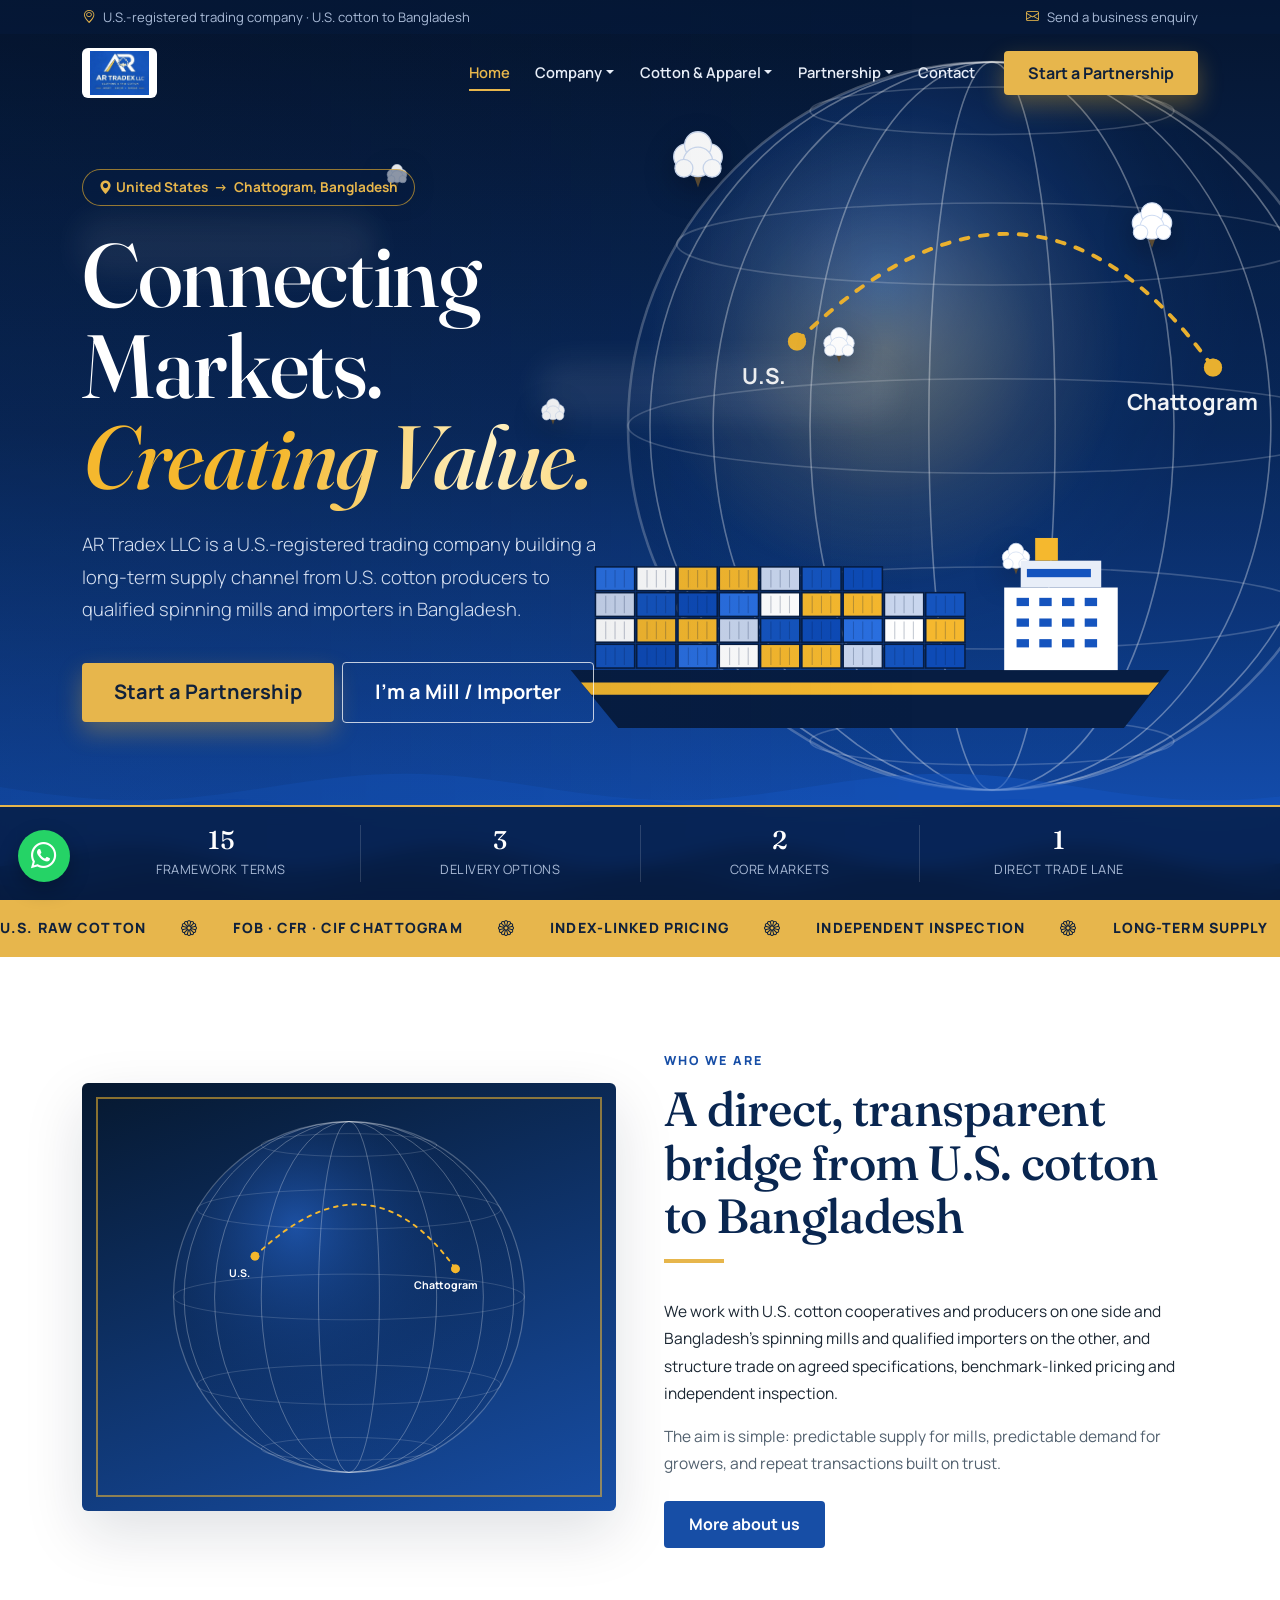
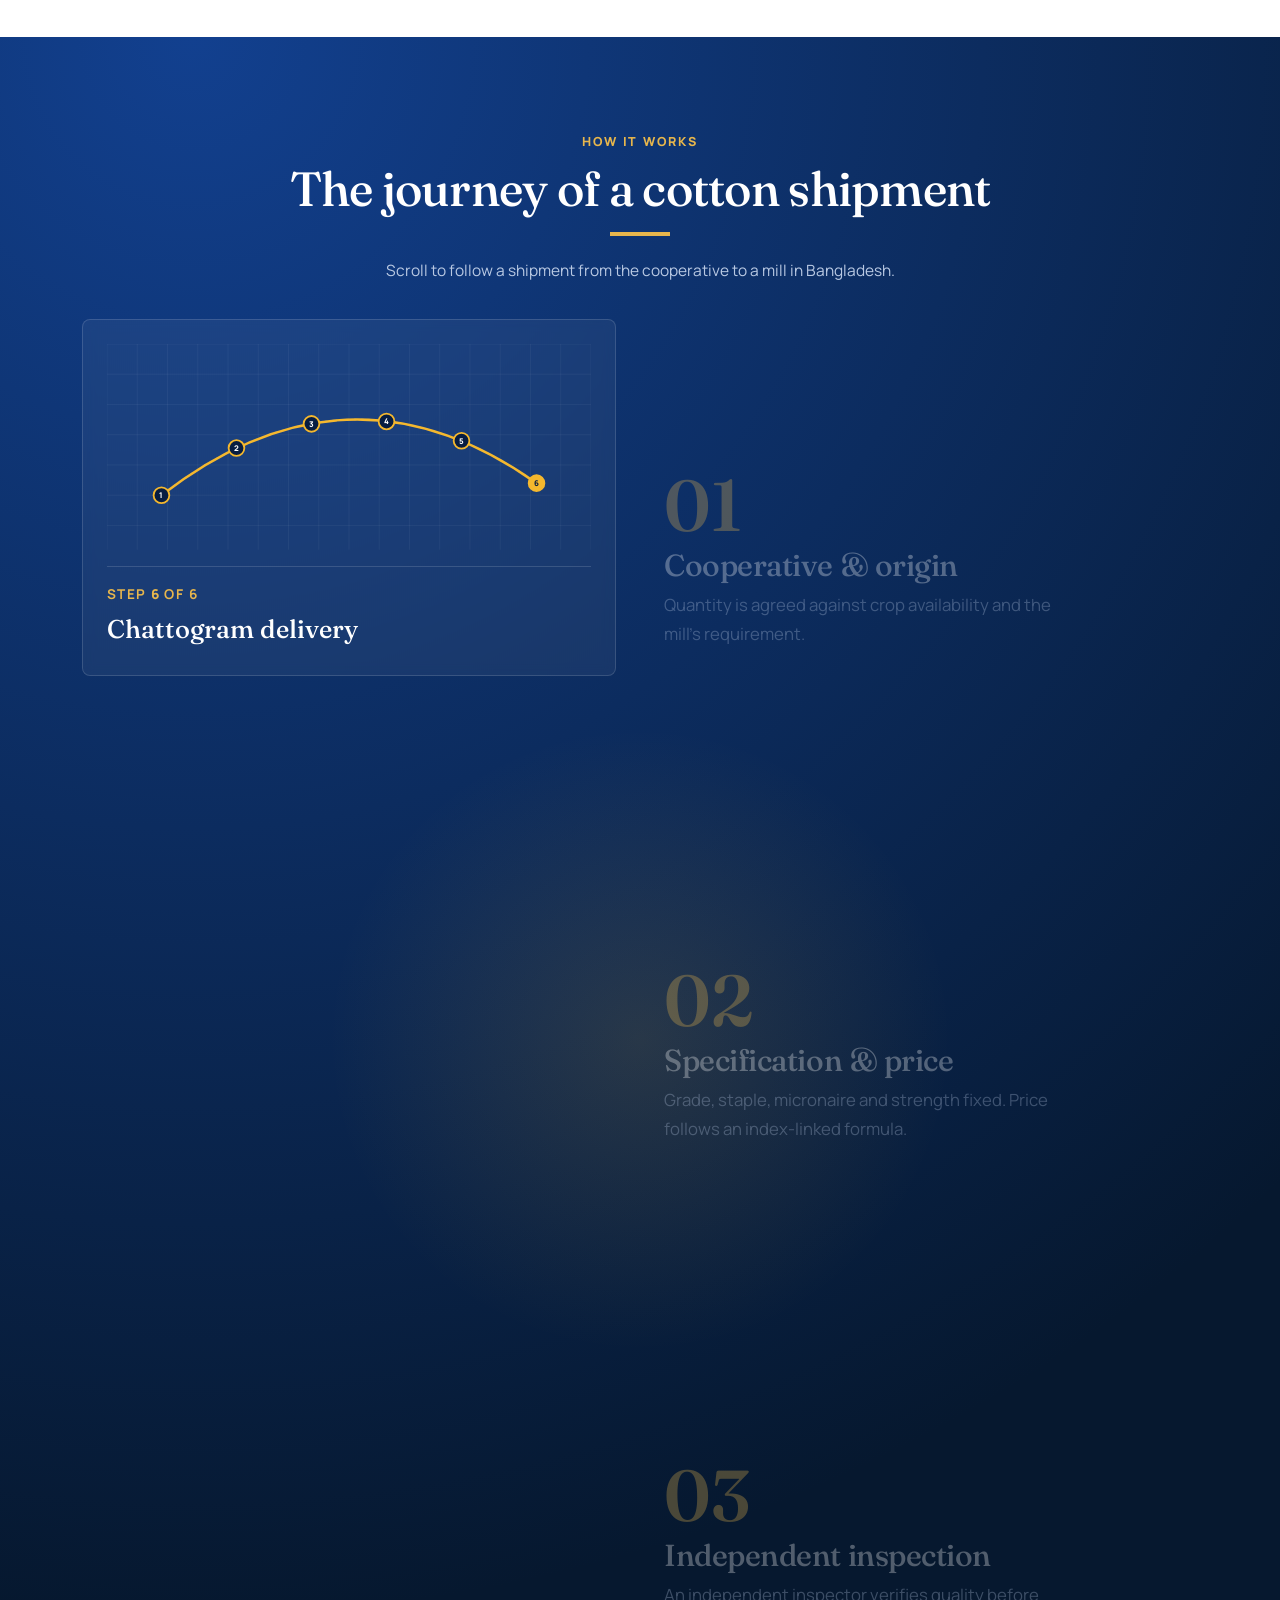
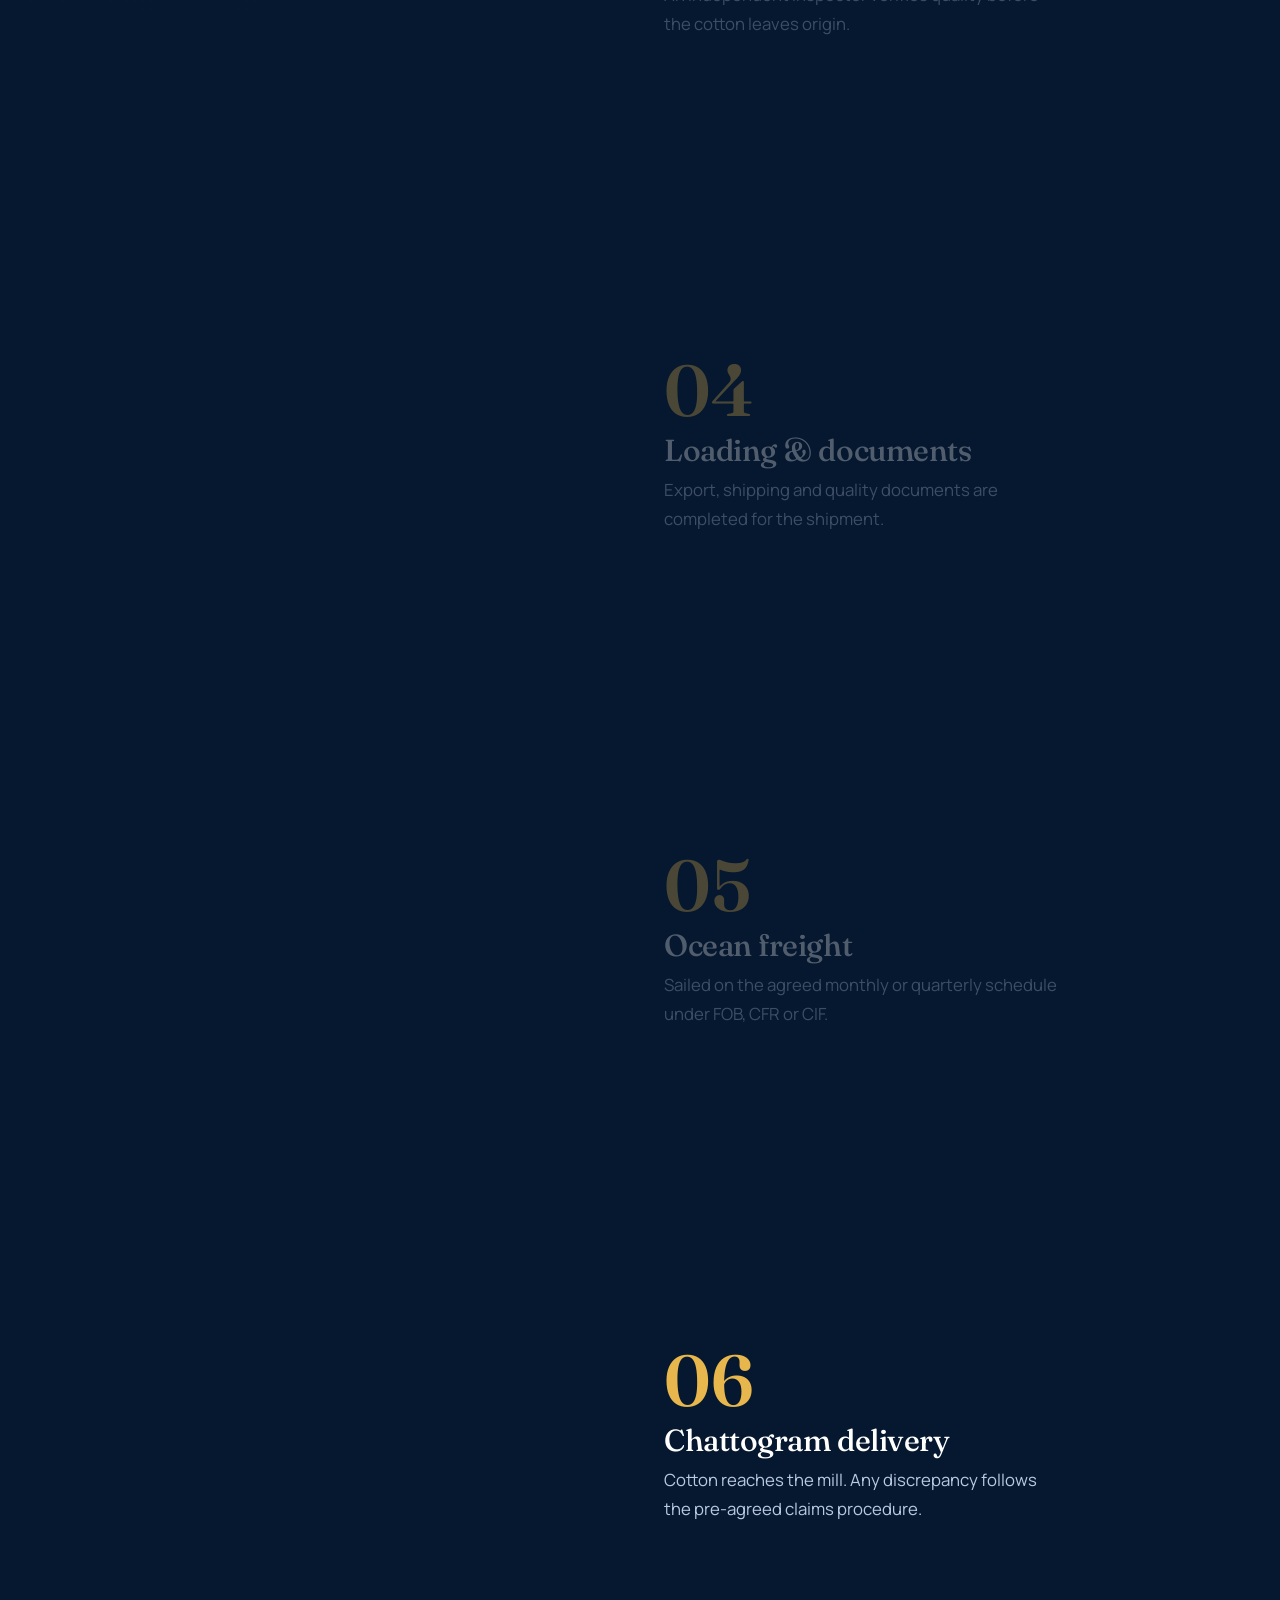
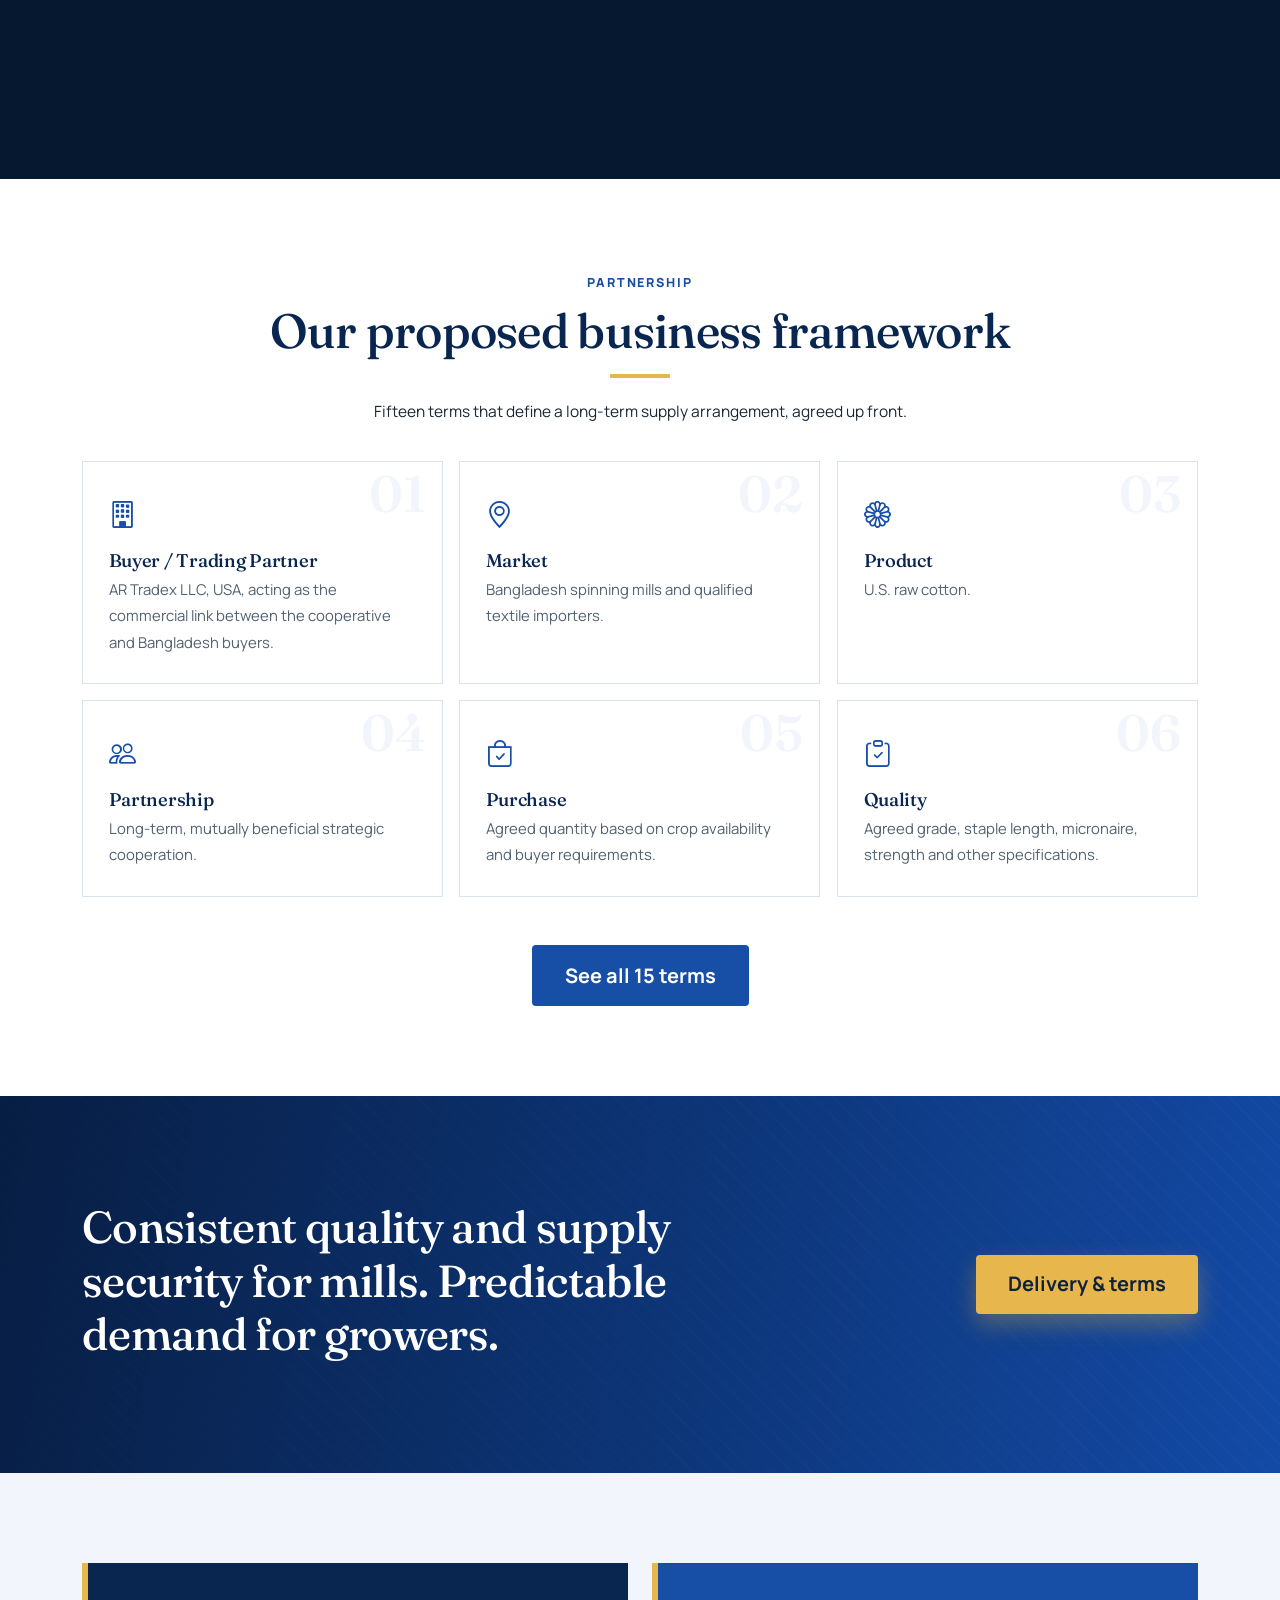
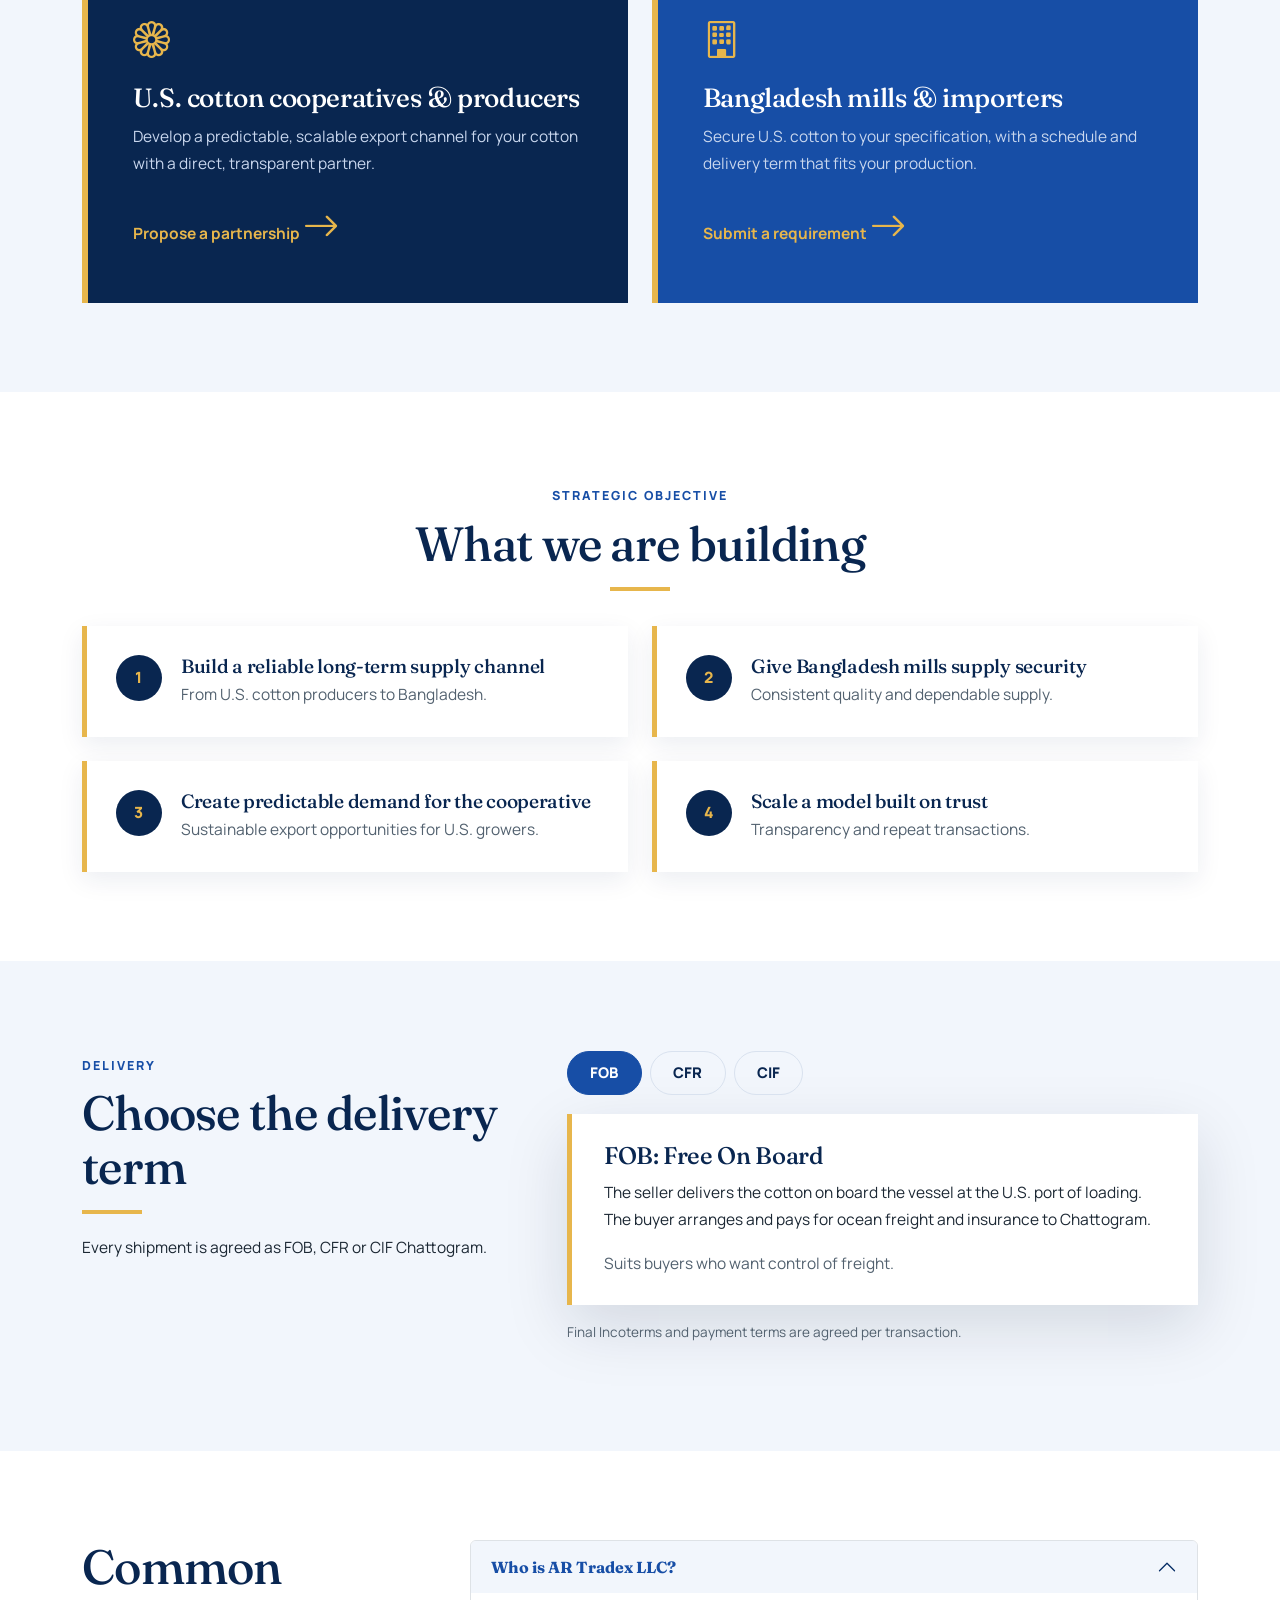
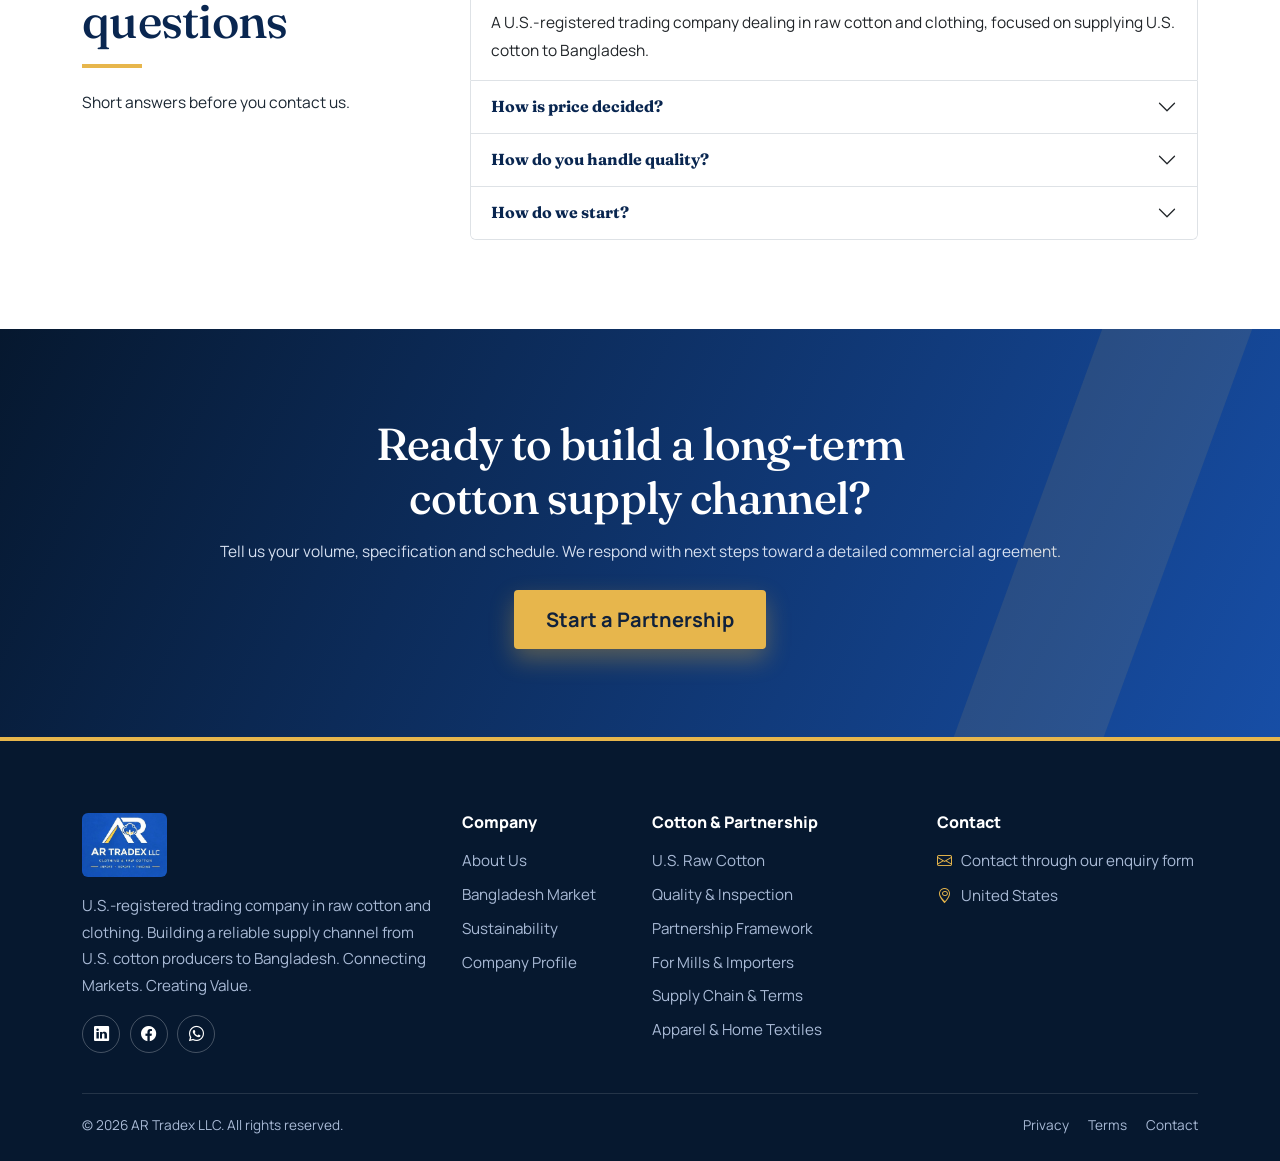
<file: index.html>
<!DOCTYPE html>
<html lang="en"><head><meta charset="UTF-8"><meta name="viewport" content="width=device-width, initial-scale=1">
<title>U.S. Raw Cotton to Bangladesh | AR Tradex LLC</title><meta name="description" content="AR Tradex LLC is a U.S.-registered trading company building a long-term supply channel from U.S. cotton producers to Bangladesh spinning mills."><meta name="theme-color" content="#0a2a5e">
<meta property="og:title" content="U.S. Raw Cotton to Bangladesh | AR Tradex LLC"><meta property="og:description" content="AR Tradex LLC is a U.S.-registered trading company building a long-term supply channel from U.S. cotton producers to Bangladesh spinning mills.">
<link rel="icon" href="assets/favicon.png"><link rel="apple-touch-icon" href="assets/favicon.png">
<link rel="preconnect" href="https://fonts.googleapis.com"><link rel="preconnect" href="https://fonts.gstatic.com" crossorigin>
<link href="https://fonts.googleapis.com/css2?family=Fraunces:opsz,wght@9..144,500;9..144,600&family=Manrope:wght@400;500;600;700;800&display=swap" rel="stylesheet">
<link href="https://cdn.jsdelivr.net/npm/bootstrap@5.3.3/dist/css/bootstrap.min.css" rel="stylesheet">
<link href="https://cdn.jsdelivr.net/npm/bootstrap-icons@1.11.3/font/bootstrap-icons.min.css" rel="stylesheet">
<link href="css/style.css" rel="stylesheet"></head>
<body class="home"><svg width="0" height="0" style="position:absolute" aria-hidden="true"><defs><symbol id="boll" viewBox="0 0 100 100"><path d="M50 96 L38 62 L62 62Z M20 74 L40 58 L46 66Z M80 74 L60 58 L54 66Z" fill="#5b4b33"/><g fill="#fff" stroke="#cfdcf2" stroke-width="2"><circle cx="32" cy="48" r="20"/><circle cx="68" cy="48" r="20"/><circle cx="50" cy="30" r="21"/><circle cx="50" cy="56" r="23"/><circle cx="28" cy="66" r="14"/><circle cx="72" cy="66" r="14"/></g></symbol></defs></svg>
<div class="progress-bar-top" id="pbar"></div>
<a class="visually-hidden-focusable skip" href="#main">Skip to content</a>
<div class="hdr fixed-top" id="hdr"><div class="topbar d-none d-lg-block"><div class="container d-flex justify-content-between"><span><i class="bi bi-geo-alt"></i> U.S.-registered trading company &middot; U.S. cotton to Bangladesh</span><span><a href="contact.html"><i class="bi bi-envelope"></i> Send a business enquiry</a></span></div></div>
<nav class="navbar navbar-expand-xl" id="nav"><div class="container">
<a class="navbar-brand" href="index.html"><img src="assets/logo.jpg" alt="AR Tradex LLC - Clothing &amp; Raw Cotton"></a>
<button class="navbar-toggler" data-bs-toggle="collapse" data-bs-target="#menu" aria-label="Open menu"><span class="navbar-toggler-icon"></span></button>
<div class="collapse navbar-collapse" id="menu"><ul class="navbar-nav ms-auto align-items-xl-center"><li class="nav-item"><a class="nav-link active" href="index.html">Home</a></li><li class="nav-item dropdown"><a class="nav-link dropdown-toggle" href="#" role="button" data-bs-toggle="dropdown" aria-expanded="false">Company</a><ul class="dropdown-menu"><li><a class="dropdown-item" href="about.html">About Us</a></li><li><a class="dropdown-item" href="markets.html">Bangladesh Market</a></li><li><a class="dropdown-item" href="sustainability.html">Sustainability</a></li><li><a class="dropdown-item" href="company-profile.html">Company Profile</a></li></ul></li><li class="nav-item dropdown"><a class="nav-link dropdown-toggle" href="#" role="button" data-bs-toggle="dropdown" aria-expanded="false">Cotton & Apparel</a><ul class="dropdown-menu"><li><a class="dropdown-item" href="cotton.html">U.S. Raw Cotton</a></li><li><a class="dropdown-item" href="quality.html">Quality & Inspection</a></li><li><a class="dropdown-item" href="apparel.html">Apparel & Home Textiles</a></li></ul></li><li class="nav-item dropdown"><a class="nav-link dropdown-toggle" href="#" role="button" data-bs-toggle="dropdown" aria-expanded="false">Partnership</a><ul class="dropdown-menu"><li><a class="dropdown-item" href="partnership.html">Partnership Framework</a></li><li><a class="dropdown-item" href="mill-requirement.html">For Mills & Importers</a></li><li><a class="dropdown-item" href="supply-chain.html">Supply Chain & Terms</a></li></ul></li><li class="nav-item"><a class="nav-link" href="contact.html">Contact</a></li>
<li class="nav-item ms-xl-3 mt-2 mt-xl-0"><a class="btn btn-gold" href="partnership.html#proposal">Start a Partnership</a></li></ul></div></div></nav></div>
<main id="main">
<section class="hero" id="top"><div class="scene" aria-hidden="true">
<div class="sun" data-speed="-.12"></div><div class="globe-l" data-speed="-.06"><svg viewBox="0 0 600 600" aria-hidden="true"><defs><radialGradient id="gg" cx="35%" cy="30%"><stop offset="0" stop-color="#2a6fe0" stop-opacity=".55"/><stop offset="1" stop-color="#071d42" stop-opacity=".15"/></radialGradient></defs><circle cx="300" cy="300" r="280" fill="url(#gg)" stroke="#fff" stroke-opacity=".25" stroke-width="2"/><g fill="none" stroke="#fff" stroke-opacity=".2" stroke-width="1.2"><ellipse cx="300" cy="300" rx="263.1" ry="280"/><ellipse cx="300" cy="300" rx="214.5" ry="280"/><ellipse cx="300" cy="300" rx="140.0" ry="280"/><ellipse cx="300" cy="300" rx="48.6" ry="280"/><ellipse cx="300" cy="300" rx="48.6" ry="280"/><ellipse cx="300" cy="300" rx="140.0" ry="280"/><ellipse cx="300" cy="300" rx="214.5" ry="280"/><ellipse cx="300" cy="300" rx="263.1" ry="280"/><ellipse cx="300" cy="542.5" rx="140.0" ry="18.2"/><ellipse cx="300" cy="440.0" rx="242.5" ry="31.5"/><ellipse cx="300" cy="300.0" rx="280.0" ry="36.4"/><ellipse cx="300" cy="160.0" rx="242.5" ry="31.5"/><ellipse cx="300" cy="57.5" rx="140.0" ry="18.2"/></g><path class="arc" d="M150 235 Q330 60 470 255" fill="none" stroke="#f5b82e" stroke-width="3" stroke-dasharray="6 9" stroke-linecap="round"/><g fill="#f5b82e"><circle cx="150" cy="235" r="7"/><circle cx="470" cy="255" r="7"/><circle class="pulse" cx="150" cy="235" r="7"/><circle class="pulse" cx="470" cy="255" r="7" style="animation-delay:1s"/></g><g fill="#fff" font-family="Manrope,sans-serif" font-weight="700" font-size="17"><text x="108" y="268">U.S.</text><text x="404" y="288">Chattogram</text></g></svg></div>
<div class="cloud c1" data-speed=".05"></div><div class="cloud c2" data-speed=".09"></div>
<svg class="boll" data-speed="0.14" style="left:52%;top:14%;width:64px;animation-delay:0s;--r:12deg" viewBox="0 0 100 100" aria-hidden="true"><use href="#boll"/></svg><svg class="boll" data-speed="0.22" style="left:64%;top:36%;width:40px;animation-delay:1s;--r:-24deg" viewBox="0 0 100 100" aria-hidden="true"><use href="#boll"/></svg><svg class="boll" data-speed="0.18" style="left:42%;top:44%;width:30px;animation-delay:2s;--r:20deg" viewBox="0 0 100 100" aria-hidden="true"><use href="#boll"/></svg><svg class="boll" data-speed="0.1" style="left:88%;top:22%;width:52px;animation-delay:0.5s;--r:-8deg" viewBox="0 0 100 100" aria-hidden="true"><use href="#boll"/></svg><svg class="boll" data-speed="0.26" style="left:78%;top:60%;width:36px;animation-delay:1.6s;--r:30deg" viewBox="0 0 100 100" aria-hidden="true"><use href="#boll"/></svg><svg class="boll" data-speed="0.2" style="left:30%;top:18%;width:26px;animation-delay:2.4s;--r:-16deg" viewBox="0 0 100 100" aria-hidden="true"><use href="#boll"/></svg>
<div class="shipwrap" data-speed=".16"><svg viewBox="0 0 620 250" aria-hidden="true"><path d="M20 158 L600 158 L556 214 L66 214 Z" fill="#071d42"/><path d="M30 170 L590 170 L580 182 L40 182 Z" fill="#f5b82e"/><rect x="44" y="133" width="38" height="23" fill="#1554be" stroke="#071d42" stroke-width="1.5"/><path d="M54 136v17M63 136v17M72 136v17" stroke="#071d42" stroke-opacity=".25"/><rect x="84" y="133" width="38" height="23" fill="#0e4bb6" stroke="#071d42" stroke-width="1.5"/><path d="M94 136v17M103 136v17M112 136v17" stroke="#071d42" stroke-opacity=".25"/><rect x="124" y="133" width="38" height="23" fill="#2a6fe0" stroke="#071d42" stroke-width="1.5"/><path d="M134 136v17M143 136v17M152 136v17" stroke="#071d42" stroke-opacity=".25"/><rect x="164" y="133" width="38" height="23" fill="#ffffff" stroke="#071d42" stroke-width="1.5"/><path d="M174 136v17M183 136v17M192 136v17" stroke="#071d42" stroke-opacity=".25"/><rect x="204" y="133" width="38" height="23" fill="#f5b82e" stroke="#071d42" stroke-width="1.5"/><path d="M214 136v17M223 136v17M232 136v17" stroke="#071d42" stroke-opacity=".25"/><rect x="244" y="133" width="38" height="23" fill="#f5b82e" stroke="#071d42" stroke-width="1.5"/><path d="M254 136v17M263 136v17M272 136v17" stroke="#071d42" stroke-opacity=".25"/><rect x="284" y="133" width="38" height="23" fill="#c9d6ee" stroke="#071d42" stroke-width="1.5"/><path d="M294 136v17M303 136v17M312 136v17" stroke="#071d42" stroke-opacity=".25"/><rect x="324" y="133" width="38" height="23" fill="#1554be" stroke="#071d42" stroke-width="1.5"/><path d="M334 136v17M343 136v17M352 136v17" stroke="#071d42" stroke-opacity=".25"/><rect x="364" y="133" width="38" height="23" fill="#0e4bb6" stroke="#071d42" stroke-width="1.5"/><path d="M374 136v17M383 136v17M392 136v17" stroke="#071d42" stroke-opacity=".25"/><rect x="44" y="108" width="38" height="23" fill="#ffffff" stroke="#071d42" stroke-width="1.5"/><path d="M54 111v17M63 111v17M72 111v17" stroke="#071d42" stroke-opacity=".25"/><rect x="84" y="108" width="38" height="23" fill="#f5b82e" stroke="#071d42" stroke-width="1.5"/><path d="M94 111v17M103 111v17M112 111v17" stroke="#071d42" stroke-opacity=".25"/><rect x="124" y="108" width="38" height="23" fill="#f5b82e" stroke="#071d42" stroke-width="1.5"/><path d="M134 111v17M143 111v17M152 111v17" stroke="#071d42" stroke-opacity=".25"/><rect x="164" y="108" width="38" height="23" fill="#c9d6ee" stroke="#071d42" stroke-width="1.5"/><path d="M174 111v17M183 111v17M192 111v17" stroke="#071d42" stroke-opacity=".25"/><rect x="204" y="108" width="38" height="23" fill="#1554be" stroke="#071d42" stroke-width="1.5"/><path d="M214 111v17M223 111v17M232 111v17" stroke="#071d42" stroke-opacity=".25"/><rect x="244" y="108" width="38" height="23" fill="#0e4bb6" stroke="#071d42" stroke-width="1.5"/><path d="M254 111v17M263 111v17M272 111v17" stroke="#071d42" stroke-opacity=".25"/><rect x="284" y="108" width="38" height="23" fill="#2a6fe0" stroke="#071d42" stroke-width="1.5"/><path d="M294 111v17M303 111v17M312 111v17" stroke="#071d42" stroke-opacity=".25"/><rect x="324" y="108" width="38" height="23" fill="#ffffff" stroke="#071d42" stroke-width="1.5"/><path d="M334 111v17M343 111v17M352 111v17" stroke="#071d42" stroke-opacity=".25"/><rect x="364" y="108" width="38" height="23" fill="#f5b82e" stroke="#071d42" stroke-width="1.5"/><path d="M374 111v17M383 111v17M392 111v17" stroke="#071d42" stroke-opacity=".25"/><rect x="44" y="83" width="38" height="23" fill="#c9d6ee" stroke="#071d42" stroke-width="1.5"/><path d="M54 86v17M63 86v17M72 86v17" stroke="#071d42" stroke-opacity=".25"/><rect x="84" y="83" width="38" height="23" fill="#1554be" stroke="#071d42" stroke-width="1.5"/><path d="M94 86v17M103 86v17M112 86v17" stroke="#071d42" stroke-opacity=".25"/><rect x="124" y="83" width="38" height="23" fill="#0e4bb6" stroke="#071d42" stroke-width="1.5"/><path d="M134 86v17M143 86v17M152 86v17" stroke="#071d42" stroke-opacity=".25"/><rect x="164" y="83" width="38" height="23" fill="#2a6fe0" stroke="#071d42" stroke-width="1.5"/><path d="M174 86v17M183 86v17M192 86v17" stroke="#071d42" stroke-opacity=".25"/><rect x="204" y="83" width="38" height="23" fill="#ffffff" stroke="#071d42" stroke-width="1.5"/><path d="M214 86v17M223 86v17M232 86v17" stroke="#071d42" stroke-opacity=".25"/><rect x="244" y="83" width="38" height="23" fill="#f5b82e" stroke="#071d42" stroke-width="1.5"/><path d="M254 86v17M263 86v17M272 86v17" stroke="#071d42" stroke-opacity=".25"/><rect x="284" y="83" width="38" height="23" fill="#f5b82e" stroke="#071d42" stroke-width="1.5"/><path d="M294 86v17M303 86v17M312 86v17" stroke="#071d42" stroke-opacity=".25"/><rect x="324" y="83" width="38" height="23" fill="#c9d6ee" stroke="#071d42" stroke-width="1.5"/><path d="M334 86v17M343 86v17M352 86v17" stroke="#071d42" stroke-opacity=".25"/><rect x="364" y="83" width="38" height="23" fill="#1554be" stroke="#071d42" stroke-width="1.5"/><path d="M374 86v17M383 86v17M392 86v17" stroke="#071d42" stroke-opacity=".25"/><rect x="44" y="58" width="38" height="23" fill="#2a6fe0" stroke="#071d42" stroke-width="1.5"/><path d="M54 61v17M63 61v17M72 61v17" stroke="#071d42" stroke-opacity=".25"/><rect x="84" y="58" width="38" height="23" fill="#ffffff" stroke="#071d42" stroke-width="1.5"/><path d="M94 61v17M103 61v17M112 61v17" stroke="#071d42" stroke-opacity=".25"/><rect x="124" y="58" width="38" height="23" fill="#f5b82e" stroke="#071d42" stroke-width="1.5"/><path d="M134 61v17M143 61v17M152 61v17" stroke="#071d42" stroke-opacity=".25"/><rect x="164" y="58" width="38" height="23" fill="#f5b82e" stroke="#071d42" stroke-width="1.5"/><path d="M174 61v17M183 61v17M192 61v17" stroke="#071d42" stroke-opacity=".25"/><rect x="204" y="58" width="38" height="23" fill="#c9d6ee" stroke="#071d42" stroke-width="1.5"/><path d="M214 61v17M223 61v17M232 61v17" stroke="#071d42" stroke-opacity=".25"/><rect x="244" y="58" width="38" height="23" fill="#1554be" stroke="#071d42" stroke-width="1.5"/><path d="M254 61v17M263 61v17M272 61v17" stroke="#071d42" stroke-opacity=".25"/><rect x="284" y="58" width="38" height="23" fill="#0e4bb6" stroke="#071d42" stroke-width="1.5"/><path d="M294 61v17M303 61v17M312 61v17" stroke="#071d42" stroke-opacity=".25"/><rect x="440" y="78" width="110" height="80" fill="#fff"/><rect x="456" y="52" width="78" height="26" fill="#e8eef8"/><rect x="470" y="30" width="22" height="22" fill="#f5b82e"/><rect x="452" y="88" width="12" height="8" fill="#1554be"/><rect x="474" y="88" width="12" height="8" fill="#1554be"/><rect x="496" y="88" width="12" height="8" fill="#1554be"/><rect x="518" y="88" width="12" height="8" fill="#1554be"/><rect x="452" y="108" width="12" height="8" fill="#1554be"/><rect x="474" y="108" width="12" height="8" fill="#1554be"/><rect x="496" y="108" width="12" height="8" fill="#1554be"/><rect x="518" y="108" width="12" height="8" fill="#1554be"/><rect x="452" y="128" width="12" height="8" fill="#1554be"/><rect x="474" y="128" width="12" height="8" fill="#1554be"/><rect x="496" y="128" width="12" height="8" fill="#1554be"/><rect x="518" y="128" width="12" height="8" fill="#1554be"/><rect x="462" y="60" width="62" height="8" fill="#1554be"/></svg></div>
<svg class="wv wv1" viewBox="0 0 1640 200" preserveAspectRatio="none" aria-hidden="true"><path d="M0,200 L0,100.0 L20,102.5 L40,105.0 L60,107.3 L80,109.3 L100,111.0 L120,112.4 L140,113.4 L160,113.9 L180,114.0 L200,113.6 L220,112.7 L240,111.5 L260,109.8 L280,107.9 L300,105.6 L320,103.2 L340,100.7 L360,98.2 L380,95.7 L400,93.4 L420,91.2 L440,89.4 L460,87.9 L480,86.8 L500,86.2 L520,86.0 L540,86.3 L560,87.0 L580,88.1 L600,89.7 L620,91.6 L640,93.7 L660,96.1 L680,98.6 L700,101.1 L720,103.6 L740,106.0 L760,108.2 L780,110.1 L800,111.7 L820,112.9 L840,113.7 L860,114.0 L880,113.9 L900,113.3 L920,112.2 L940,110.8 L960,109.0 L980,106.9 L1000,104.6 L1020,102.1 L1040,99.6 L1060,97.1 L1080,94.6 L1100,92.4 L1120,90.4 L1140,88.7 L1160,87.4 L1180,86.5 L1200,86.1 L1220,86.1 L1240,86.5 L1260,87.4 L1280,88.8 L1300,90.5 L1320,92.5 L1340,94.7 L1360,97.2 L1380,99.7 L1400,102.2 L1420,104.7 L1440,107.0 L1460,109.1 L1480,110.9 L1500,112.3 L1520,113.3 L1540,113.9 L1560,114.0 L1580,113.6 L1600,112.8 L1620,111.6 L1640,110.0 L1640,200 Z" fill="#1554be" fill-opacity="0.55"/><path d="M0,200 L0,135.1 L20,136.4 L40,137.0 L60,136.8 L80,135.9 L100,134.3 L120,132.2 L140,129.6 L160,126.7 L180,123.7 L200,120.8 L220,118.1 L240,115.9 L260,114.3 L280,113.3 L300,113.0 L320,113.5 L340,114.7 L360,116.5 L380,118.9 L400,121.6 L420,124.6 L440,127.6 L460,130.4 L480,132.9 L500,134.9 L520,136.3 L540,136.9 L560,136.9 L580,136.1 L600,134.6 L620,132.5 L640,129.9 L660,127.1 L680,124.1 L700,121.2 L720,118.5 L740,116.2 L760,114.4 L780,113.4 L800,113.0 L820,113.4 L840,114.5 L860,116.3 L880,118.6 L900,121.3 L920,124.2 L940,127.2 L960,130.0 L980,132.6 L1000,134.6 L1020,136.1 L1040,136.9 L1060,136.9 L1080,136.2 L1100,134.8 L1120,132.8 L1140,130.3 L1160,127.5 L1180,124.5 L1200,121.5 L1220,118.8 L1240,116.5 L1260,114.6 L1280,113.5 L1300,113.0 L1320,113.3 L1340,114.3 L1360,116.0 L1380,118.2 L1400,120.9 L1420,123.8 L1440,126.8 L1460,129.7 L1480,132.3 L1500,134.4 L1520,136.0 L1540,136.8 L1560,137.0 L1580,136.4 L1600,135.0 L1620,133.1 L1640,130.7 L1640,200 Z" fill="#0e4bb6" fill-opacity="0.7"/></svg><svg class="wv wv2" viewBox="0 0 1640 200" preserveAspectRatio="none" aria-hidden="true"><path d="M0,200 L0,145.9 L20,143.8 L40,140.9 L60,137.4 L80,133.7 L100,130.1 L120,127.0 L140,124.6 L160,123.3 L180,123.1 L200,124.0 L220,126.0 L240,128.9 L260,132.4 L280,136.1 L300,139.7 L320,142.9 L340,145.3 L360,146.7 L380,147.0 L400,146.1 L420,144.1 L440,141.3 L460,137.8 L480,134.1 L500,130.5 L520,127.3 L540,124.8 L560,123.4 L580,123.0 L600,123.9 L620,125.8 L640,128.6 L660,132.0 L680,135.7 L700,139.4 L720,142.6 L740,145.1 L760,146.6 L780,147.0 L800,146.2 L820,144.4 L840,141.6 L860,138.2 L880,134.5 L900,130.8 L920,127.6 L940,125.0 L960,123.5 L980,123.0 L1000,123.7 L1020,125.5 L1040,128.2 L1060,131.6 L1080,135.3 L1100,139.0 L1120,142.3 L1140,144.9 L1160,146.5 L1180,147.0 L1200,146.4 L1220,144.6 L1240,141.9 L1260,138.6 L1280,134.9 L1300,131.2 L1320,127.9 L1340,125.3 L1360,123.6 L1380,123.0 L1400,123.6 L1420,125.3 L1440,127.9 L1460,131.2 L1480,134.9 L1500,138.6 L1520,141.9 L1540,144.6 L1560,146.4 L1580,147.0 L1600,146.5 L1620,144.8 L1640,142.3 L1640,200 Z" fill="#0a2a5e" fill-opacity="0.9"/><path d="M0,200 L0,164.8 L20,167.8 L40,169.6 L60,169.9 L80,168.6 L100,166.0 L120,162.4 L140,158.4 L160,154.7 L180,151.8 L200,150.2 L220,150.2 L240,151.7 L260,154.5 L280,158.2 L300,162.2 L320,165.8 L340,168.5 L360,169.9 L380,169.7 L400,168.0 L420,165.0 L440,161.2 L460,157.3 L480,153.7 L500,151.2 L520,150.0 L540,150.5 L560,152.4 L580,155.5 L600,159.3 L620,163.3 L640,166.7 L660,169.1 L680,170.0 L700,169.3 L720,167.2 L740,164.0 L760,160.1 L780,156.2 L800,152.9 L820,150.7 L840,150.0 L860,150.9 L880,153.2 L900,156.6 L920,160.5 L940,164.4 L960,167.5 L980,169.5 L1000,170.0 L1020,168.9 L1040,166.4 L1060,162.9 L1080,158.9 L1100,155.1 L1120,152.1 L1140,150.3 L1160,150.1 L1180,151.4 L1200,154.1 L1220,157.7 L1240,161.7 L1260,165.4 L1280,168.2 L1300,169.8 L1320,169.8 L1340,168.3 L1360,165.4 L1380,161.7 L1400,157.8 L1420,154.1 L1440,151.4 L1460,150.1 L1480,150.3 L1500,152.1 L1520,155.1 L1540,158.8 L1560,162.8 L1580,166.3 L1600,168.8 L1620,170.0 L1640,169.5 L1640,200 Z" fill="#071d42" fill-opacity="1"/></svg></div>
<div class="container hero-wrap"><div class="hero-in"><p class="tag"><i class="bi bi-geo-alt-fill"></i> United States &nbsp;&rarr;&nbsp; Chattogram, Bangladesh</p>
<h1>Connecting Markets. <em>Creating Value.</em></h1>
<p class="lead">AR Tradex LLC is a U.S.-registered trading company building a long-term supply channel from U.S. cotton producers to qualified spinning mills and importers in Bangladesh.</p>
<a href="partnership.html#proposal" class="btn btn-gold btn-lg me-2 mb-2">Start a Partnership</a><a href="mill-requirement.html" class="btn btn-ghost btn-lg mb-2">I'm a Mill / Importer</a></div></div>
<div class="lane d-none d-md-block"><div class="container"><div class="row text-center g-0"><div class="col"><b data-count="15">0</b><span>Framework terms</span></div><div class="col"><b data-count="3">0</b><span>Delivery options</span></div><div class="col"><b data-count="2">0</b><span>Core markets</span></div><div class="col"><b>1</b><span>Direct trade lane</span></div></div></div></div></section>
<div class="marq" aria-hidden="true"><div class="track"><span>U.S. RAW COTTON</span><i class="bi bi-flower1"></i><span>FOB · CFR · CIF CHATTOGRAM</span><i class="bi bi-flower1"></i><span>INDEX-LINKED PRICING</span><i class="bi bi-flower1"></i><span>INDEPENDENT INSPECTION</span><i class="bi bi-flower1"></i><span>LONG-TERM SUPPLY</span><i class="bi bi-flower1"></i><span>BANGLADESH SPINNING MILLS</span><i class="bi bi-flower1"></i><span>U.S. RAW COTTON</span><i class="bi bi-flower1"></i><span>FOB · CFR · CIF CHATTOGRAM</span><i class="bi bi-flower1"></i><span>INDEX-LINKED PRICING</span><i class="bi bi-flower1"></i><span>INDEPENDENT INSPECTION</span><i class="bi bi-flower1"></i><span>LONG-TERM SUPPLY</span><i class="bi bi-flower1"></i><span>BANGLADESH SPINNING MILLS</span><i class="bi bi-flower1"></i></div></div>
<section class="sec"><div class="container"><div class="row g-5 align-items-center"><div class="col-lg-6 rv"><div class="vis vis-globe"><svg viewBox="0 0 600 600" aria-hidden="true"><defs><radialGradient id="gg" cx="35%" cy="30%"><stop offset="0" stop-color="#2a6fe0" stop-opacity=".55"/><stop offset="1" stop-color="#071d42" stop-opacity=".15"/></radialGradient></defs><circle cx="300" cy="300" r="280" fill="url(#gg)" stroke="#fff" stroke-opacity=".25" stroke-width="2"/><g fill="none" stroke="#fff" stroke-opacity=".2" stroke-width="1.2"><ellipse cx="300" cy="300" rx="263.1" ry="280"/><ellipse cx="300" cy="300" rx="214.5" ry="280"/><ellipse cx="300" cy="300" rx="140.0" ry="280"/><ellipse cx="300" cy="300" rx="48.6" ry="280"/><ellipse cx="300" cy="300" rx="48.6" ry="280"/><ellipse cx="300" cy="300" rx="140.0" ry="280"/><ellipse cx="300" cy="300" rx="214.5" ry="280"/><ellipse cx="300" cy="300" rx="263.1" ry="280"/><ellipse cx="300" cy="542.5" rx="140.0" ry="18.2"/><ellipse cx="300" cy="440.0" rx="242.5" ry="31.5"/><ellipse cx="300" cy="300.0" rx="280.0" ry="36.4"/><ellipse cx="300" cy="160.0" rx="242.5" ry="31.5"/><ellipse cx="300" cy="57.5" rx="140.0" ry="18.2"/></g><path class="arc" d="M150 235 Q330 60 470 255" fill="none" stroke="#f5b82e" stroke-width="3" stroke-dasharray="6 9" stroke-linecap="round"/><g fill="#f5b82e"><circle cx="150" cy="235" r="7"/><circle cx="470" cy="255" r="7"/><circle class="pulse" cx="150" cy="235" r="7"/><circle class="pulse" cx="470" cy="255" r="7" style="animation-delay:1s"/></g><g fill="#fff" font-family="Manrope,sans-serif" font-weight="700" font-size="17"><text x="108" y="268">U.S.</text><text x="404" y="288">Chattogram</text></g></svg></div></div><div class="col-lg-6 rv"><div class="shead  rv"><span class="eyebrow">Who we are</span><h2>A direct, transparent bridge from U.S. cotton to Bangladesh</h2><div class="rule"></div></div><p class="">We work with U.S. cotton cooperatives and producers on one side and Bangladesh's spinning mills and qualified importers on the other, and structure trade on agreed specifications, benchmark-linked pricing and independent inspection.</p><p class="muted">The aim is simple: predictable supply for mills, predictable demand for growers, and repeat transactions built on trust.</p><a class="btn btn-blue mt-2" href="about.html">More about us</a></div></div></div></section>
<section class="sec dark"><div class="container"><div class="shead text-center rv"><span class="eyebrow">How it works</span><h2>The journey of a cotton shipment</h2><div class="rule"></div><p>Scroll to follow a shipment from the cooperative to a mill in Bangladesh.</p></div><div class="row g-5 journey"><div class="col-lg-6"><div class="jsticky"><div class="jbox"><svg viewBox="0 0 800 340" class="route" aria-hidden="true"><g stroke="#fff" stroke-opacity=".08"><path d="M0 0V340"/><path d="M50 0V340"/><path d="M100 0V340"/><path d="M150 0V340"/><path d="M200 0V340"/><path d="M250 0V340"/><path d="M300 0V340"/><path d="M350 0V340"/><path d="M400 0V340"/><path d="M450 0V340"/><path d="M500 0V340"/><path d="M550 0V340"/><path d="M600 0V340"/><path d="M650 0V340"/><path d="M700 0V340"/><path d="M750 0V340"/><path d="M800 0V340"/><path d="M0 0H800"/><path d="M0 50H800"/><path d="M0 100H800"/><path d="M0 150H800"/><path d="M0 200H800"/><path d="M0 250H800"/><path d="M0 300H800"/></g><path d="M90 250 Q400 10 710 230" fill="none" stroke="#fff" stroke-opacity=".2" stroke-width="3" stroke-dasharray="4 8"/><path id="rp" pathLength="1" d="M90 250 Q400 10 710 230" fill="none" stroke="#f5b82e" stroke-width="4" stroke-linecap="round" stroke-dasharray="1" stroke-dashoffset="1"/><g class="nd" data-i="0"><circle cx="90" cy="250" r="13" fill="#071d42" stroke="#f5b82e" stroke-width="3"/><text x="90" y="255" text-anchor="middle" fill="#fff" font-size="13" font-weight="800" font-family="Manrope,sans-serif">1</text></g><g class="nd" data-i="1"><circle cx="214" cy="172" r="13" fill="#071d42" stroke="#f5b82e" stroke-width="3"/><text x="214" y="177" text-anchor="middle" fill="#fff" font-size="13" font-weight="800" font-family="Manrope,sans-serif">2</text></g><g class="nd" data-i="2"><circle cx="338" cy="132" r="13" fill="#071d42" stroke="#f5b82e" stroke-width="3"/><text x="338" y="137" text-anchor="middle" fill="#fff" font-size="13" font-weight="800" font-family="Manrope,sans-serif">3</text></g><g class="nd" data-i="3"><circle cx="462" cy="128" r="13" fill="#071d42" stroke="#f5b82e" stroke-width="3"/><text x="462" y="133" text-anchor="middle" fill="#fff" font-size="13" font-weight="800" font-family="Manrope,sans-serif">4</text></g><g class="nd" data-i="4"><circle cx="586" cy="160" r="13" fill="#071d42" stroke="#f5b82e" stroke-width="3"/><text x="586" y="165" text-anchor="middle" fill="#fff" font-size="13" font-weight="800" font-family="Manrope,sans-serif">5</text></g><g class="nd" data-i="5"><circle cx="710" cy="230" r="13" fill="#071d42" stroke="#f5b82e" stroke-width="3"/><text x="710" y="235" text-anchor="middle" fill="#fff" font-size="13" font-weight="800" font-family="Manrope,sans-serif">6</text></g></svg><div class="jlabel"><small>Step <b id="jn">1</b> of 6</small><strong id="jt">Cooperative & origin</strong></div></div></div></div><div class="col-lg-6"><div class="jstep" data-i="0"><span>01</span><h3>Cooperative & origin</h3><p>Quantity is agreed against crop availability and the mill's requirement.</p></div><div class="jstep" data-i="1"><span>02</span><h3>Specification & price</h3><p>Grade, staple, micronaire and strength fixed. Price follows an index-linked formula.</p></div><div class="jstep" data-i="2"><span>03</span><h3>Independent inspection</h3><p>An independent inspector verifies quality before the cotton leaves origin.</p></div><div class="jstep" data-i="3"><span>04</span><h3>Loading & documents</h3><p>Export, shipping and quality documents are completed for the shipment.</p></div><div class="jstep" data-i="4"><span>05</span><h3>Ocean freight</h3><p>Sailed on the agreed monthly or quarterly schedule under FOB, CFR or CIF.</p></div><div class="jstep" data-i="5"><span>06</span><h3>Chattogram delivery</h3><p>Cotton reaches the mill. Any discrepancy follows the pre-agreed claims procedure.</p></div></div></div></div></section>
<section class="sec"><div class="container"><div class="shead text-center rv"><span class="eyebrow">Partnership</span><h2>Our proposed business framework</h2><div class="rule"></div><p>Fifteen terms that define a long-term supply arrangement, agreed up front.</p></div><div class="row g-3"><div class="col-md-6 col-xl-4 rv" style="--d:0ms"><div class="fw"><b>01</b><i class="bi bi-building"></i><h3>Buyer / Trading Partner</h3><p>AR Tradex LLC, USA, acting as the commercial link between the cooperative and Bangladesh buyers.</p></div></div><div class="col-md-6 col-xl-4 rv" style="--d:90ms"><div class="fw"><b>02</b><i class="bi bi-geo-alt"></i><h3>Market</h3><p>Bangladesh spinning mills and qualified textile importers.</p></div></div><div class="col-md-6 col-xl-4 rv" style="--d:180ms"><div class="fw"><b>03</b><i class="bi bi-flower1"></i><h3>Product</h3><p>U.S. raw cotton.</p></div></div><div class="col-md-6 col-xl-4 rv" style="--d:0ms"><div class="fw"><b>04</b><i class="bi bi-people"></i><h3>Partnership</h3><p>Long-term, mutually beneficial strategic cooperation.</p></div></div><div class="col-md-6 col-xl-4 rv" style="--d:90ms"><div class="fw"><b>05</b><i class="bi bi-bag-check"></i><h3>Purchase</h3><p>Agreed quantity based on crop availability and buyer requirements.</p></div></div><div class="col-md-6 col-xl-4 rv" style="--d:180ms"><div class="fw"><b>06</b><i class="bi bi-clipboard-check"></i><h3>Quality</h3><p>Agreed grade, staple length, micronaire, strength and other specifications.</p></div></div></div><div class="text-center mt-5 rv"><a class="btn btn-blue btn-lg" href="partnership.html">See all 15 terms</a></div></div></section>
<section class="band" data-speed="0"><div class="container"><div class="row align-items-center g-4"><div class="col-lg-8 rv"><h2>Consistent quality and supply security for mills. Predictable demand for growers.</h2></div><div class="col-lg-4 text-lg-end rv"><a class="btn btn-gold btn-lg" href="supply-chain.html">Delivery &amp; terms</a></div></div></div></section>
<section class="sec alt"><div class="container"><div class="row g-4"><div class="col-lg-6 rv"><div class="who"><i class="bi bi-flower1"></i><h3>U.S. cotton cooperatives &amp; producers</h3><p>Develop a predictable, scalable export channel for your cotton with a direct, transparent partner.</p><a href="partnership.html#proposal">Propose a partnership <i class="bi bi-arrow-right"></i></a></div></div><div class="col-lg-6 rv"><div class="who alt2"><i class="bi bi-building"></i><h3>Bangladesh mills &amp; importers</h3><p>Secure U.S. cotton to your specification, with a schedule and delivery term that fits your production.</p><a href="mill-requirement.html">Submit a requirement <i class="bi bi-arrow-right"></i></a></div></div></div></div></section>
<section class="sec"><div class="container"><div class="shead text-center rv"><span class="eyebrow">Strategic objective</span><h2>What we are building</h2><div class="rule"></div></div><div class="row g-4"><div class="col-md-6 rv" style="--d:0ms"><div class="obj"><span>1</span><div><h3>Build a reliable long-term supply channel</h3><p>From U.S. cotton producers to Bangladesh.</p></div></div></div><div class="col-md-6 rv" style="--d:80ms"><div class="obj"><span>2</span><div><h3>Give Bangladesh mills supply security</h3><p>Consistent quality and dependable supply.</p></div></div></div><div class="col-md-6 rv" style="--d:160ms"><div class="obj"><span>3</span><div><h3>Create predictable demand for the cooperative</h3><p>Sustainable export opportunities for U.S. growers.</p></div></div></div><div class="col-md-6 rv" style="--d:240ms"><div class="obj"><span>4</span><div><h3>Scale a model built on trust</h3><p>Transparency and repeat transactions.</p></div></div></div></div></div></section>
<section class="sec alt"><div class="container"><div class="row g-5"><div class="col-lg-5 rv"><div class="shead  rv"><span class="eyebrow">Delivery</span><h2>Choose the delivery term</h2><div class="rule"></div><p>Every shipment is agreed as FOB, CFR or CIF Chattogram.</p></div></div><div class="col-lg-7 rv"><ul class="nav nav-pills term-tabs" role="tablist"><li class="nav-item"><button class="nav-link active" data-bs-toggle="pill" data-bs-target="#fob">FOB</button></li><li class="nav-item"><button class="nav-link" data-bs-toggle="pill" data-bs-target="#cfr">CFR</button></li><li class="nav-item"><button class="nav-link" data-bs-toggle="pill" data-bs-target="#cif">CIF</button></li></ul><div class="tab-content term-box">
<div class="tab-pane fade show active" id="fob"><h3>FOB: Free On Board</h3><p>The seller delivers the cotton on board the vessel at the U.S. port of loading. The buyer arranges and pays for ocean freight and insurance to Chattogram.</p><p class="muted mb-0">Suits buyers who want control of freight.</p></div>
<div class="tab-pane fade" id="cfr"><h3>CFR: Cost and Freight</h3><p>The seller arranges and pays ocean freight to Chattogram. Risk passes to the buyer once the cotton is loaded. The buyer arranges insurance.</p><p class="muted mb-0">Suits buyers who want a delivered-freight price.</p></div>
<div class="tab-pane fade" id="cif"><h3>CIF: Cost, Insurance and Freight</h3><p>As CFR, and the seller also buys minimum insurance cover to Chattogram for the buyer's benefit. Risk still passes on loading.</p><p class="muted mb-0">Suits buyers who want freight and insurance included.</p></div></div><p class="small muted mt-3">Final Incoterms and payment terms are agreed per transaction.</p></div></div></div></section>
<section class="sec"><div class="container"><div class="row g-5"><div class="col-lg-4 rv"><div class="shead  rv"><h2>Common questions</h2><div class="rule"></div><p>Short answers before you contact us.</p></div></div><div class="col-lg-8 rv"><div class="accordion" id="faq"><div class="accordion-item"><h3 class="accordion-header"><button class="accordion-button" data-bs-toggle="collapse" data-bs-target="#faq0">Who is AR Tradex LLC?</button></h3><div id="faq0" class="accordion-collapse collapse show" data-bs-parent="#faq"><div class="accordion-body">A U.S.-registered trading company dealing in raw cotton and clothing, focused on supplying U.S. cotton to Bangladesh.</div></div></div><div class="accordion-item"><h3 class="accordion-header"><button class="accordion-button collapsed" data-bs-toggle="collapse" data-bs-target="#faq1">How is price decided?</button></h3><div id="faq1" class="accordion-collapse collapse" data-bs-parent="#faq"><div class="accordion-body">By a mutually agreed formula linked to an internationally recognised cotton index or market benchmark.</div></div></div><div class="accordion-item"><h3 class="accordion-header"><button class="accordion-button collapsed" data-bs-toggle="collapse" data-bs-target="#faq2">How do you handle quality?</button></h3><div id="faq2" class="accordion-collapse collapse" data-bs-parent="#faq"><div class="accordion-body">Specifications are agreed up front, independent inspection verifies quality, and a claims procedure is pre-agreed.</div></div></div><div class="accordion-item"><h3 class="accordion-header"><button class="accordion-button collapsed" data-bs-toggle="collapse" data-bs-target="#faq3">How do we start?</button></h3><div id="faq3" class="accordion-collapse collapse" data-bs-parent="#faq"><div class="accordion-body">Begin with a trial transaction, then scale into annual purchase commitments under a detailed commercial agreement.</div></div></div></div></div></div></div></section><section class="cta"><div class="container text-center rv"><h2>Ready to build a long-term cotton supply channel?</h2><p>Tell us your volume, specification and schedule. We respond with next steps toward a detailed commercial agreement.</p><a class="btn btn-gold btn-lg" href="partnership.html#proposal">Start a Partnership</a></div></section></main>
<footer><div class="container"><div class="row g-4">
<div class="col-lg-4"><img src="assets/logo.jpg" class="flogo" alt="AR Tradex LLC"><p class="mt-3">U.S.-registered trading company in raw cotton and clothing. Building a reliable supply channel from U.S. cotton producers to Bangladesh. Connecting Markets. Creating Value.</p><div class="soc"><a href="contact.html" aria-label="LinkedIn: contact for company profile"><i class="bi bi-linkedin"></i></a><a href="contact.html" aria-label="Facebook: contact for company profile"><i class="bi bi-facebook"></i></a><a href="contact.html" aria-label="WhatsApp"><i class="bi bi-whatsapp"></i></a></div></div>
<div class="col-6 col-lg-2"><h4>Company</h4><a href="about.html">About Us</a><a href="markets.html">Bangladesh Market</a><a href="sustainability.html">Sustainability</a><a href="company-profile.html">Company Profile</a></div>
<div class="col-6 col-lg-3"><h4>Cotton &amp; Partnership</h4><a href="cotton.html">U.S. Raw Cotton</a><a href="quality.html">Quality &amp; Inspection</a><a href="partnership.html">Partnership Framework</a><a href="mill-requirement.html">For Mills &amp; Importers</a><a href="supply-chain.html">Supply Chain &amp; Terms</a><a href="apparel.html">Apparel &amp; Home Textiles</a></div>
<div class="col-lg-3"><h4>Contact</h4><p class="mb-2"><i class="bi bi-envelope"></i> Contact through our enquiry form</p><p><i class="bi bi-geo-alt"></i> United States</p></div></div>
<div class="fbar"><span>&copy; <span class="yr"></span> AR Tradex LLC. All rights reserved.</span><span><a href="privacy.html">Privacy</a><a href="terms.html">Terms</a><a href="contact.html">Contact</a></span></div></div></footer>
<a class="wa" href="contact.html" aria-label="Chat on WhatsApp"><i class="bi bi-whatsapp"></i></a>
<button class="totop" aria-label="Back to top"><i class="bi bi-arrow-up"></i></button>
<script src="https://code.jquery.com/jquery-3.7.1.min.js"></script>
<script src="https://cdn.jsdelivr.net/npm/bootstrap@5.3.3/dist/js/bootstrap.bundle.min.js"></script>
<script src="js/main.js"></script></body></html>
</file>
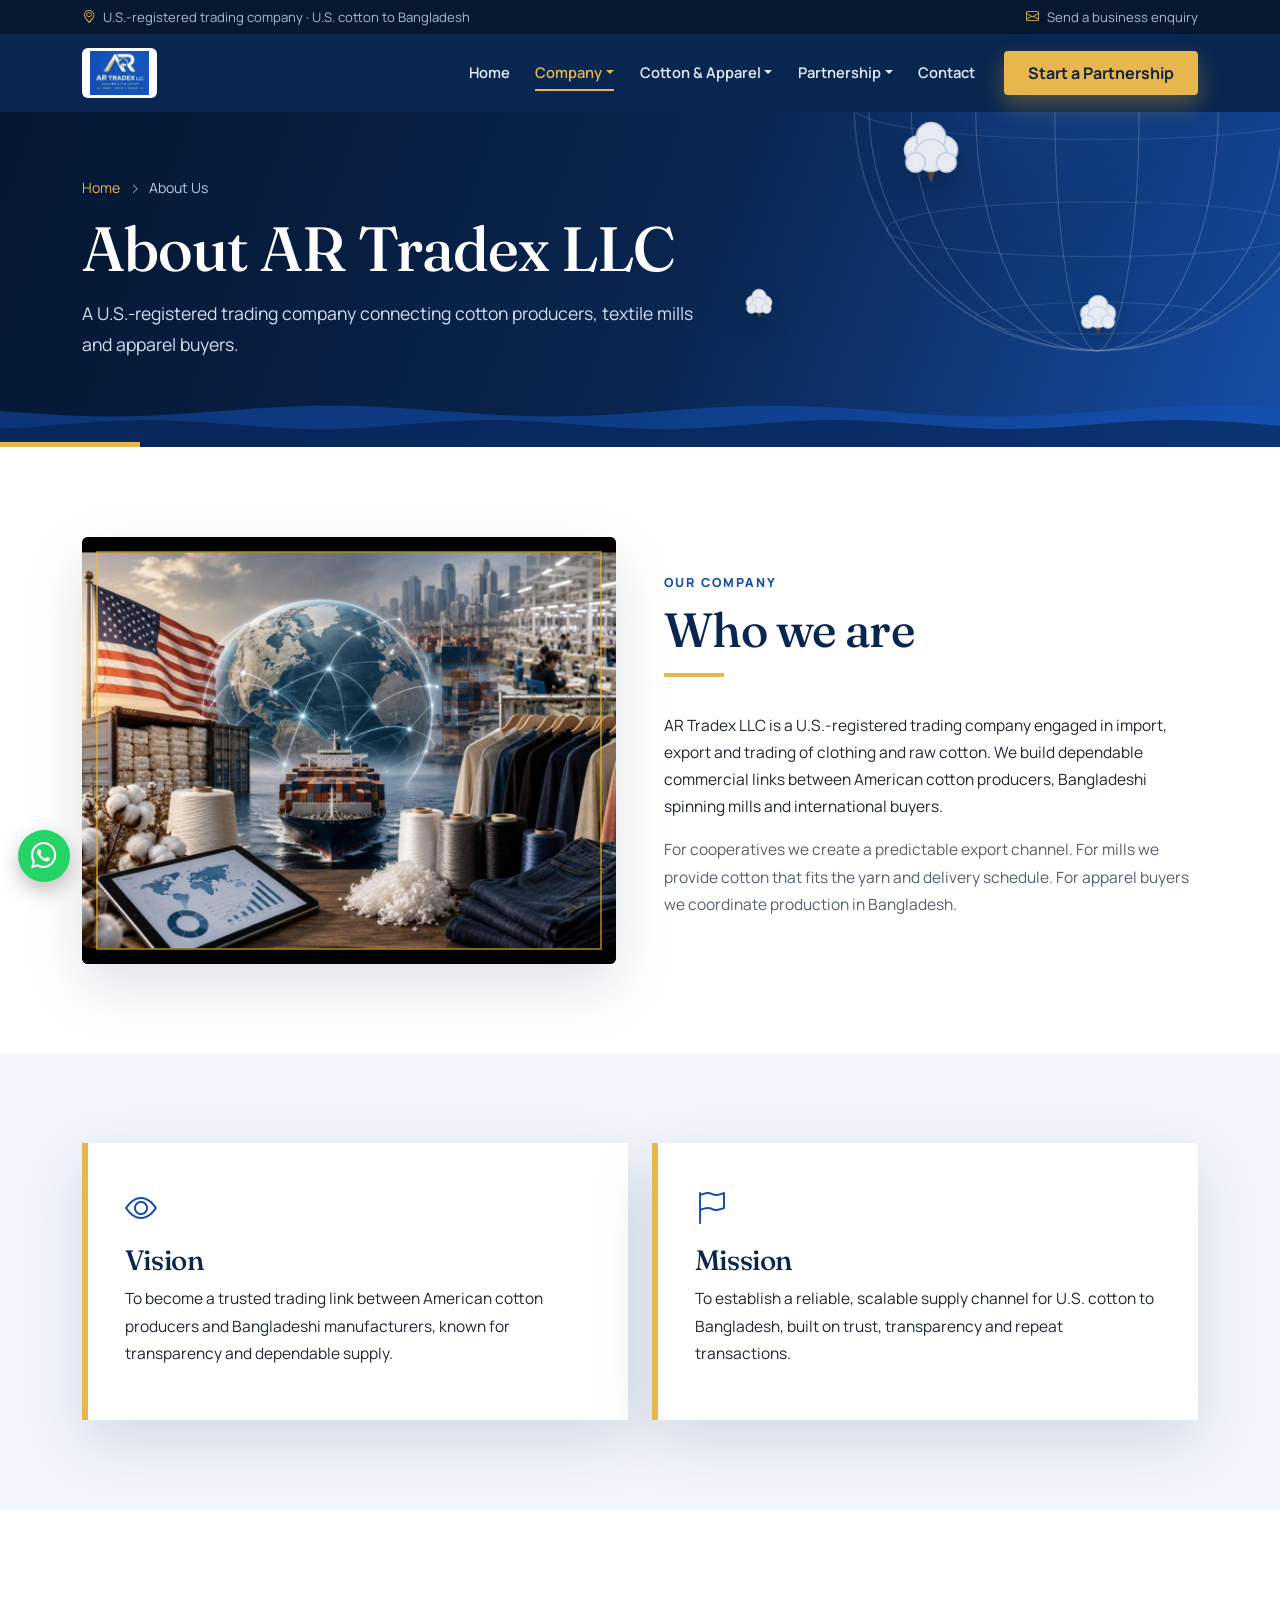
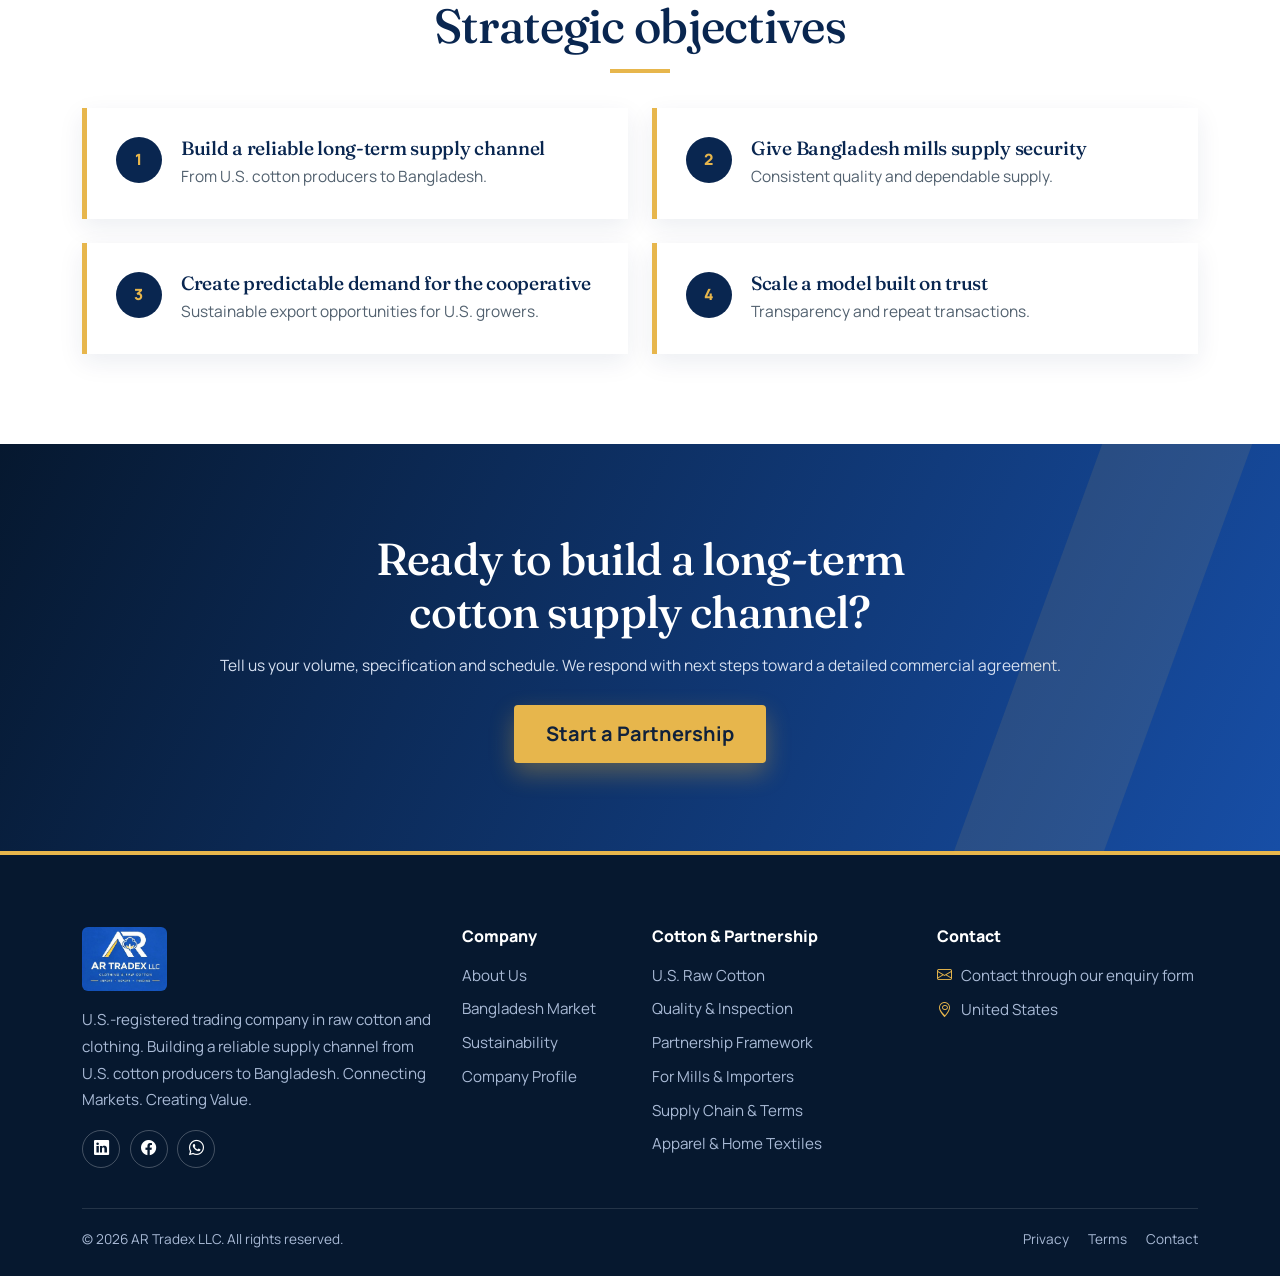
<file: about.html>
<!DOCTYPE html>
<html lang="en"><head><meta charset="UTF-8"><meta name="viewport" content="width=device-width, initial-scale=1">
<title>About Us | AR Tradex LLC</title><meta name="description" content="About AR Tradex LLC, a U.S.-registered cotton and clothing trading company."><meta name="theme-color" content="#0a2a5e">
<meta property="og:title" content="About Us | AR Tradex LLC"><meta property="og:description" content="About AR Tradex LLC, a U.S.-registered cotton and clothing trading company.">
<link rel="icon" href="assets/favicon.png"><link rel="apple-touch-icon" href="assets/favicon.png">
<link rel="preconnect" href="https://fonts.googleapis.com"><link rel="preconnect" href="https://fonts.gstatic.com" crossorigin>
<link href="https://fonts.googleapis.com/css2?family=Fraunces:opsz,wght@9..144,500;9..144,600&family=Manrope:wght@400;500;600;700;800&display=swap" rel="stylesheet">
<link href="https://cdn.jsdelivr.net/npm/bootstrap@5.3.3/dist/css/bootstrap.min.css" rel="stylesheet">
<link href="https://cdn.jsdelivr.net/npm/bootstrap-icons@1.11.3/font/bootstrap-icons.min.css" rel="stylesheet">
<link href="css/style.css" rel="stylesheet"></head>
<body class="inner"><svg width="0" height="0" style="position:absolute" aria-hidden="true"><defs><symbol id="boll" viewBox="0 0 100 100"><path d="M50 96 L38 62 L62 62Z M20 74 L40 58 L46 66Z M80 74 L60 58 L54 66Z" fill="#5b4b33"/><g fill="#fff" stroke="#cfdcf2" stroke-width="2"><circle cx="32" cy="48" r="20"/><circle cx="68" cy="48" r="20"/><circle cx="50" cy="30" r="21"/><circle cx="50" cy="56" r="23"/><circle cx="28" cy="66" r="14"/><circle cx="72" cy="66" r="14"/></g></symbol></defs></svg>
<div class="progress-bar-top" id="pbar"></div>
<a class="visually-hidden-focusable skip" href="#main">Skip to content</a>
<div class="hdr fixed-top" id="hdr"><div class="topbar d-none d-lg-block"><div class="container d-flex justify-content-between"><span><i class="bi bi-geo-alt"></i> U.S.-registered trading company &middot; U.S. cotton to Bangladesh</span><span><a href="contact.html"><i class="bi bi-envelope"></i> Send a business enquiry</a></span></div></div>
<nav class="navbar navbar-expand-xl" id="nav"><div class="container">
<a class="navbar-brand" href="index.html"><img src="assets/logo.jpg" alt="AR Tradex LLC - Clothing &amp; Raw Cotton"></a>
<button class="navbar-toggler" data-bs-toggle="collapse" data-bs-target="#menu" aria-label="Open menu"><span class="navbar-toggler-icon"></span></button>
<div class="collapse navbar-collapse" id="menu"><ul class="navbar-nav ms-auto align-items-xl-center"><li class="nav-item"><a class="nav-link" href="index.html">Home</a></li><li class="nav-item dropdown"><a class="nav-link dropdown-toggle active" href="#" role="button" data-bs-toggle="dropdown" aria-expanded="false">Company</a><ul class="dropdown-menu"><li><a class="dropdown-item" href="about.html">About Us</a></li><li><a class="dropdown-item" href="markets.html">Bangladesh Market</a></li><li><a class="dropdown-item" href="sustainability.html">Sustainability</a></li><li><a class="dropdown-item" href="company-profile.html">Company Profile</a></li></ul></li><li class="nav-item dropdown"><a class="nav-link dropdown-toggle" href="#" role="button" data-bs-toggle="dropdown" aria-expanded="false">Cotton & Apparel</a><ul class="dropdown-menu"><li><a class="dropdown-item" href="cotton.html">U.S. Raw Cotton</a></li><li><a class="dropdown-item" href="quality.html">Quality & Inspection</a></li><li><a class="dropdown-item" href="apparel.html">Apparel & Home Textiles</a></li></ul></li><li class="nav-item dropdown"><a class="nav-link dropdown-toggle" href="#" role="button" data-bs-toggle="dropdown" aria-expanded="false">Partnership</a><ul class="dropdown-menu"><li><a class="dropdown-item" href="partnership.html">Partnership Framework</a></li><li><a class="dropdown-item" href="mill-requirement.html">For Mills & Importers</a></li><li><a class="dropdown-item" href="supply-chain.html">Supply Chain & Terms</a></li></ul></li><li class="nav-item"><a class="nav-link" href="contact.html">Contact</a></li>
<li class="nav-item ms-xl-3 mt-2 mt-xl-0"><a class="btn btn-gold" href="partnership.html#proposal">Start a Partnership</a></li></ul></div></div></nav></div>
<header class="phead"><div class="container"><nav aria-label="breadcrumb" class="crumb"><a href="index.html">Home</a><i class="bi bi-chevron-right"></i>About Us</nav><h1>About AR Tradex LLC</h1><p>A U.S.-registered trading company connecting cotton producers, textile mills and apparel buyers.</p></div><div class="pscene" aria-hidden="true"><div class="g" data-speed="-.08"><svg viewBox="0 0 600 600" aria-hidden="true"><defs><radialGradient id="gg" cx="35%" cy="30%"><stop offset="0" stop-color="#2a6fe0" stop-opacity=".55"/><stop offset="1" stop-color="#071d42" stop-opacity=".15"/></radialGradient></defs><circle cx="300" cy="300" r="280" fill="url(#gg)" stroke="#fff" stroke-opacity=".25" stroke-width="2"/><g fill="none" stroke="#fff" stroke-opacity=".2" stroke-width="1.2"><ellipse cx="300" cy="300" rx="263.1" ry="280"/><ellipse cx="300" cy="300" rx="214.5" ry="280"/><ellipse cx="300" cy="300" rx="140.0" ry="280"/><ellipse cx="300" cy="300" rx="48.6" ry="280"/><ellipse cx="300" cy="300" rx="48.6" ry="280"/><ellipse cx="300" cy="300" rx="140.0" ry="280"/><ellipse cx="300" cy="300" rx="214.5" ry="280"/><ellipse cx="300" cy="300" rx="263.1" ry="280"/><ellipse cx="300" cy="542.5" rx="140.0" ry="18.2"/><ellipse cx="300" cy="440.0" rx="242.5" ry="31.5"/><ellipse cx="300" cy="300.0" rx="280.0" ry="36.4"/><ellipse cx="300" cy="160.0" rx="242.5" ry="31.5"/><ellipse cx="300" cy="57.5" rx="140.0" ry="18.2"/></g></svg></div><svg class="boll" data-speed="0.12" style="left:70%;top:20%;width:70px;animation-delay:0s;--r:15deg" viewBox="0 0 100 100" aria-hidden="true"><use href="#boll"/></svg><svg class="boll" data-speed="0.2" style="left:84%;top:55%;width:46px;animation-delay:1.2s;--r:-20deg" viewBox="0 0 100 100" aria-hidden="true"><use href="#boll"/></svg><svg class="boll" data-speed="0.08" style="left:58%;top:60%;width:34px;animation-delay:0.6s;--r:30deg" viewBox="0 0 100 100" aria-hidden="true"><use href="#boll"/></svg><svg class="w1" viewBox="0 0 1640 200" preserveAspectRatio="none" aria-hidden="true"><path d="M0,200 L0,120.0 L20,122.6 L40,125.2 L60,127.4 L80,129.3 L100,130.8 L120,131.7 L140,132.0 L160,131.7 L180,130.9 L200,129.5 L220,127.7 L240,125.5 L260,123.0 L280,120.4 L300,117.7 L320,115.2 L340,112.9 L360,110.9 L380,109.4 L400,108.4 L420,108.0 L440,108.2 L460,108.9 L480,110.2 L500,112.0 L520,114.2 L540,116.6 L560,119.3 L580,121.9 L600,124.5 L620,126.8 L640,128.8 L660,130.4 L680,131.5 L700,132.0 L720,131.9 L740,131.2 L760,130.0 L780,128.3 L800,126.1 L820,123.7 L840,121.1 L860,118.4 L880,115.9 L900,113.5 L920,111.4 L940,109.8 L960,108.6 L980,108.1 L1000,108.1 L1020,108.7 L1040,109.8 L1060,111.5 L1080,113.6 L1100,116.0 L1120,118.5 L1140,121.2 L1160,123.8 L1180,126.2 L1200,128.3 L1220,130.0 L1240,131.2 L1260,131.9 L1280,132.0 L1300,131.4 L1320,130.4 L1340,128.8 L1360,126.7 L1380,124.4 L1400,121.8 L1420,119.2 L1440,116.5 L1460,114.1 L1480,111.9 L1500,110.2 L1520,108.9 L1540,108.2 L1560,108.0 L1580,108.5 L1600,109.5 L1620,111.0 L1640,113.0 L1640,200 Z" fill="#1554be" fill-opacity="0.5"/><path d="M0,200 L0,159.1 L20,157.6 L40,155.4 L60,152.8 L80,150.0 L100,147.2 L120,144.6 L140,142.4 L160,140.9 L180,140.1 L200,140.1 L220,140.9 L240,142.5 L260,144.6 L280,147.2 L300,150.0 L320,152.8 L340,155.4 L360,157.6 L380,159.1 L400,159.9 L420,159.9 L440,159.1 L460,157.5 L480,155.4 L500,152.8 L520,150.0 L540,147.1 L560,144.6 L580,142.4 L600,140.9 L620,140.1 L640,140.1 L660,140.9 L680,142.5 L700,144.6 L720,147.2 L740,150.1 L760,152.9 L780,155.5 L800,157.6 L820,159.1 L840,159.9 L860,159.9 L880,159.1 L900,157.5 L920,155.4 L940,152.8 L960,149.9 L980,147.1 L1000,144.5 L1020,142.4 L1040,140.9 L1060,140.1 L1080,140.1 L1100,140.9 L1120,142.5 L1140,144.7 L1160,147.3 L1180,150.1 L1200,152.9 L1220,155.5 L1240,157.6 L1260,159.1 L1280,159.9 L1300,159.9 L1320,159.1 L1340,157.5 L1360,155.3 L1380,152.7 L1400,149.9 L1420,147.1 L1440,144.5 L1460,142.4 L1480,140.9 L1500,140.1 L1520,140.1 L1540,140.9 L1560,142.5 L1580,144.7 L1600,147.3 L1620,150.1 L1640,152.9 L1640,200 Z" fill="#071d42" fill-opacity="0.55"/></svg></div></header><main id="main">
<section class="sec"><div class="container"><div class="row g-5 align-items-center"><div class="col-lg-6 rv"><div class="vis vis-photo"><img src="assets/hero.jpg" alt="Cotton, container shipping and garment production across the U.S.-Bangladesh trade lane" loading="lazy"></div></div><div class="col-lg-6 rv"><div class="shead  rv"><span class="eyebrow">Our company</span><h2>Who we are</h2><div class="rule"></div></div><p class="">AR Tradex LLC is a U.S.-registered trading company engaged in import, export and trading of clothing and raw cotton. We build dependable commercial links between American cotton producers, Bangladeshi spinning mills and international buyers.</p><p class="muted">For cooperatives we create a predictable export channel. For mills we provide cotton that fits the yarn and delivery schedule. For apparel buyers we coordinate production in Bangladesh.</p></div></div></div></section>
<section class="sec alt"><div class="container"><div class="row g-4"><div class="col-md-6 rv"><div class="mv"><i class="bi bi-eye"></i><h3>Vision</h3><p>To become a trusted trading link between American cotton producers and Bangladeshi manufacturers, known for transparency and dependable supply.</p></div></div><div class="col-md-6 rv"><div class="mv"><i class="bi bi-flag"></i><h3>Mission</h3><p>To establish a reliable, scalable supply channel for U.S. cotton to Bangladesh, built on trust, transparency and repeat transactions.</p></div></div></div></div></section>
<section class="sec"><div class="container"><div class="shead text-center rv"><h2>Strategic objectives</h2><div class="rule"></div></div><div class="row g-4"><div class="col-md-6 rv" style="--d:0ms"><div class="obj"><span>1</span><div><h3>Build a reliable long-term supply channel</h3><p>From U.S. cotton producers to Bangladesh.</p></div></div></div><div class="col-md-6 rv" style="--d:80ms"><div class="obj"><span>2</span><div><h3>Give Bangladesh mills supply security</h3><p>Consistent quality and dependable supply.</p></div></div></div><div class="col-md-6 rv" style="--d:160ms"><div class="obj"><span>3</span><div><h3>Create predictable demand for the cooperative</h3><p>Sustainable export opportunities for U.S. growers.</p></div></div></div><div class="col-md-6 rv" style="--d:240ms"><div class="obj"><span>4</span><div><h3>Scale a model built on trust</h3><p>Transparency and repeat transactions.</p></div></div></div></div></div></section><section class="cta"><div class="container text-center rv"><h2>Ready to build a long-term cotton supply channel?</h2><p>Tell us your volume, specification and schedule. We respond with next steps toward a detailed commercial agreement.</p><a class="btn btn-gold btn-lg" href="partnership.html#proposal">Start a Partnership</a></div></section></main>
<footer><div class="container"><div class="row g-4">
<div class="col-lg-4"><img src="assets/logo.jpg" class="flogo" alt="AR Tradex LLC"><p class="mt-3">U.S.-registered trading company in raw cotton and clothing. Building a reliable supply channel from U.S. cotton producers to Bangladesh. Connecting Markets. Creating Value.</p><div class="soc"><a href="contact.html" aria-label="LinkedIn: contact for company profile"><i class="bi bi-linkedin"></i></a><a href="contact.html" aria-label="Facebook: contact for company profile"><i class="bi bi-facebook"></i></a><a href="contact.html" aria-label="WhatsApp"><i class="bi bi-whatsapp"></i></a></div></div>
<div class="col-6 col-lg-2"><h4>Company</h4><a href="about.html">About Us</a><a href="markets.html">Bangladesh Market</a><a href="sustainability.html">Sustainability</a><a href="company-profile.html">Company Profile</a></div>
<div class="col-6 col-lg-3"><h4>Cotton &amp; Partnership</h4><a href="cotton.html">U.S. Raw Cotton</a><a href="quality.html">Quality &amp; Inspection</a><a href="partnership.html">Partnership Framework</a><a href="mill-requirement.html">For Mills &amp; Importers</a><a href="supply-chain.html">Supply Chain &amp; Terms</a><a href="apparel.html">Apparel &amp; Home Textiles</a></div>
<div class="col-lg-3"><h4>Contact</h4><p class="mb-2"><i class="bi bi-envelope"></i> Contact through our enquiry form</p><p><i class="bi bi-geo-alt"></i> United States</p></div></div>
<div class="fbar"><span>&copy; <span class="yr"></span> AR Tradex LLC. All rights reserved.</span><span><a href="privacy.html">Privacy</a><a href="terms.html">Terms</a><a href="contact.html">Contact</a></span></div></div></footer>
<a class="wa" href="contact.html" aria-label="Chat on WhatsApp"><i class="bi bi-whatsapp"></i></a>
<button class="totop" aria-label="Back to top"><i class="bi bi-arrow-up"></i></button>
<script src="https://code.jquery.com/jquery-3.7.1.min.js"></script>
<script src="https://cdn.jsdelivr.net/npm/bootstrap@5.3.3/dist/js/bootstrap.bundle.min.js"></script>
<script src="js/main.js"></script></body></html>
</file>
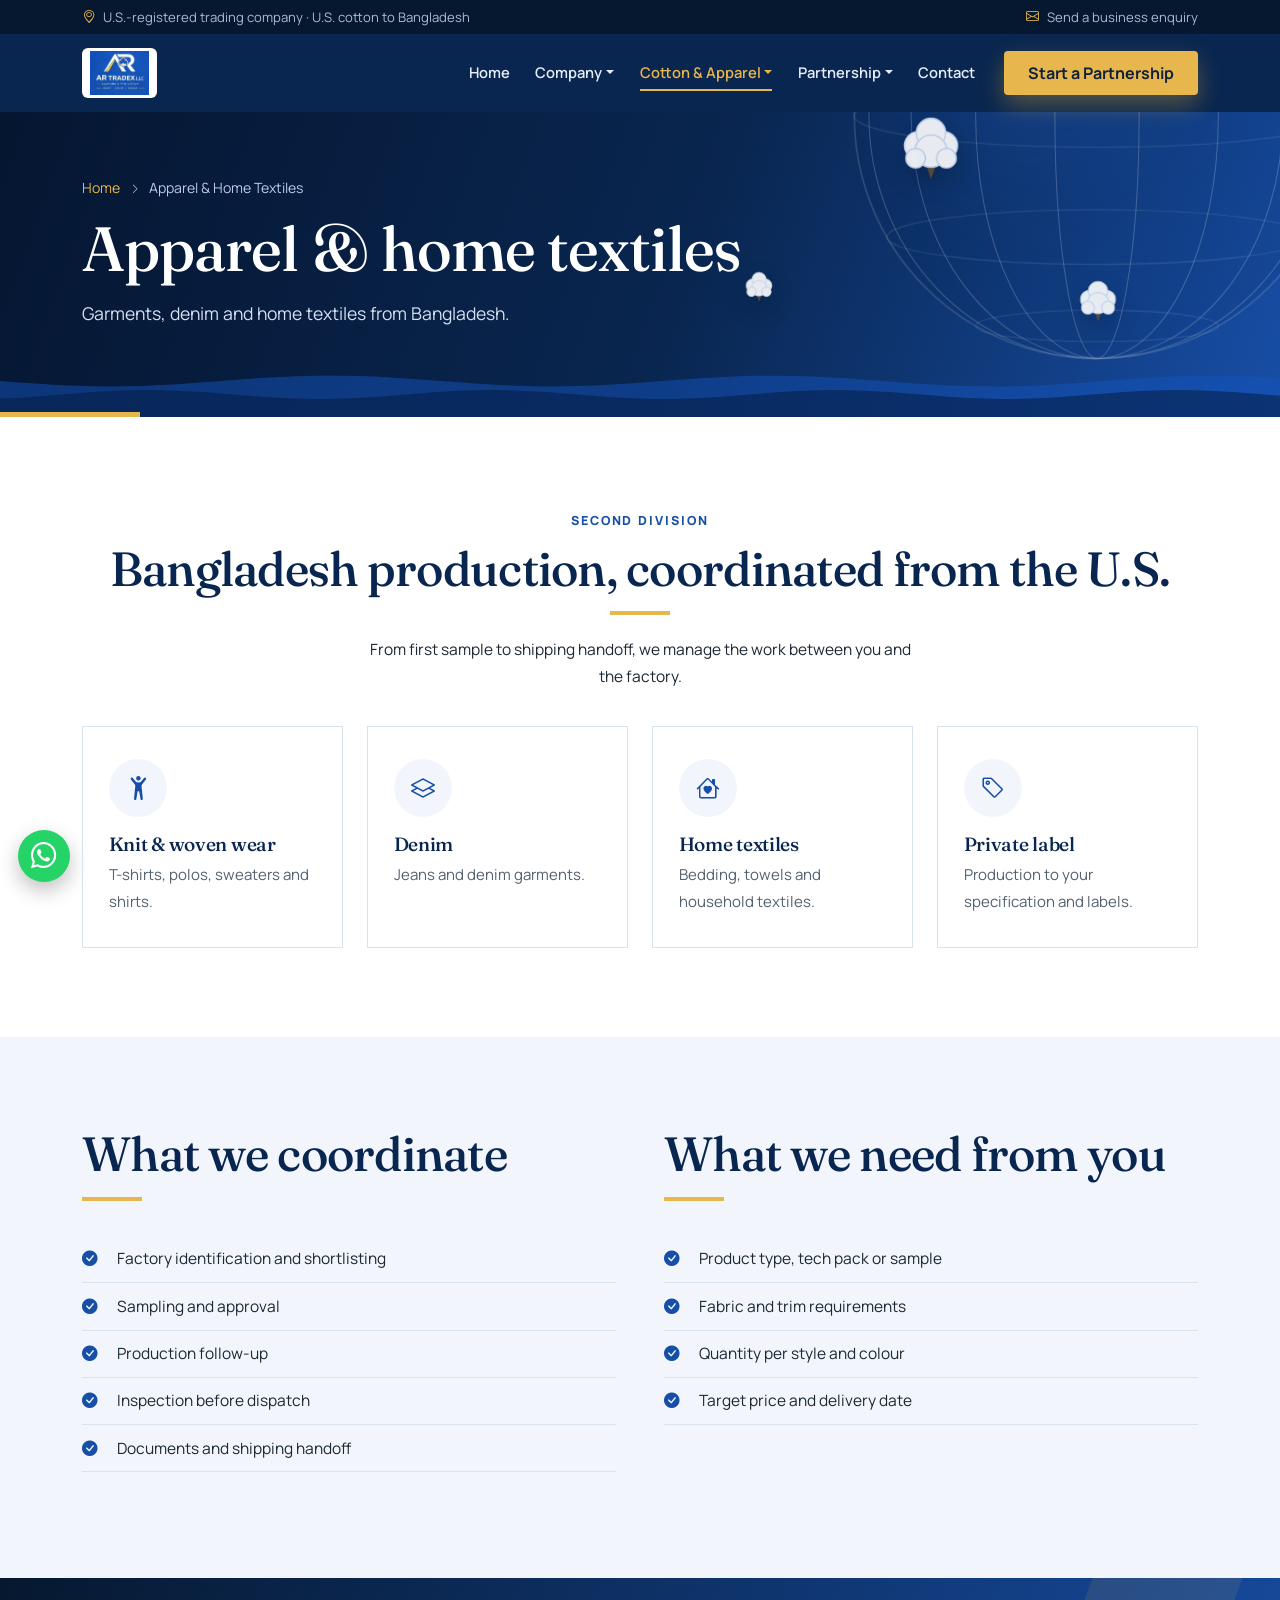
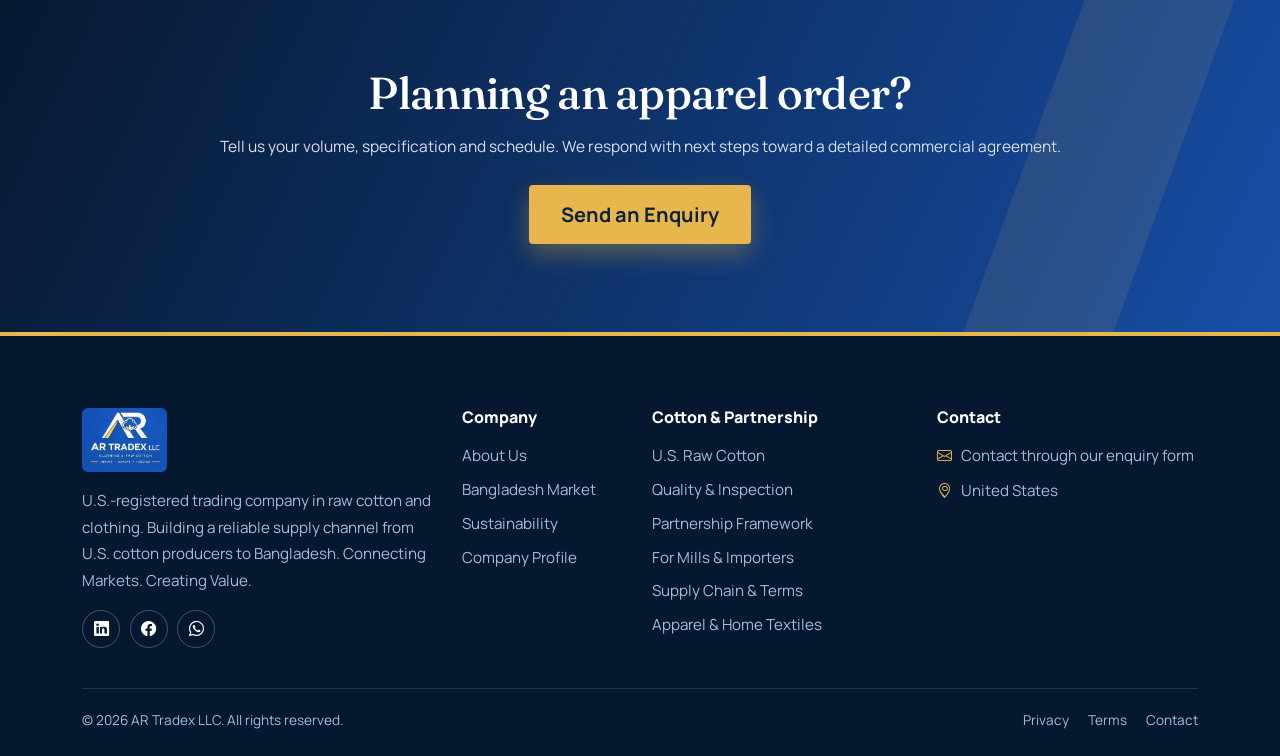
<file: apparel.html>
<!DOCTYPE html>
<html lang="en"><head><meta charset="UTF-8"><meta name="viewport" content="width=device-width, initial-scale=1">
<title>Apparel & Home Textiles | AR Tradex LLC</title><meta name="description" content="Garment and home textile sourcing from Bangladesh."><meta name="theme-color" content="#0a2a5e">
<meta property="og:title" content="Apparel & Home Textiles | AR Tradex LLC"><meta property="og:description" content="Garment and home textile sourcing from Bangladesh.">
<link rel="icon" href="assets/favicon.png"><link rel="apple-touch-icon" href="assets/favicon.png">
<link rel="preconnect" href="https://fonts.googleapis.com"><link rel="preconnect" href="https://fonts.gstatic.com" crossorigin>
<link href="https://fonts.googleapis.com/css2?family=Fraunces:opsz,wght@9..144,500;9..144,600&family=Manrope:wght@400;500;600;700;800&display=swap" rel="stylesheet">
<link href="https://cdn.jsdelivr.net/npm/bootstrap@5.3.3/dist/css/bootstrap.min.css" rel="stylesheet">
<link href="https://cdn.jsdelivr.net/npm/bootstrap-icons@1.11.3/font/bootstrap-icons.min.css" rel="stylesheet">
<link href="css/style.css" rel="stylesheet"></head>
<body class="inner"><svg width="0" height="0" style="position:absolute" aria-hidden="true"><defs><symbol id="boll" viewBox="0 0 100 100"><path d="M50 96 L38 62 L62 62Z M20 74 L40 58 L46 66Z M80 74 L60 58 L54 66Z" fill="#5b4b33"/><g fill="#fff" stroke="#cfdcf2" stroke-width="2"><circle cx="32" cy="48" r="20"/><circle cx="68" cy="48" r="20"/><circle cx="50" cy="30" r="21"/><circle cx="50" cy="56" r="23"/><circle cx="28" cy="66" r="14"/><circle cx="72" cy="66" r="14"/></g></symbol></defs></svg>
<div class="progress-bar-top" id="pbar"></div>
<a class="visually-hidden-focusable skip" href="#main">Skip to content</a>
<div class="hdr fixed-top" id="hdr"><div class="topbar d-none d-lg-block"><div class="container d-flex justify-content-between"><span><i class="bi bi-geo-alt"></i> U.S.-registered trading company &middot; U.S. cotton to Bangladesh</span><span><a href="contact.html"><i class="bi bi-envelope"></i> Send a business enquiry</a></span></div></div>
<nav class="navbar navbar-expand-xl" id="nav"><div class="container">
<a class="navbar-brand" href="index.html"><img src="assets/logo.jpg" alt="AR Tradex LLC - Clothing &amp; Raw Cotton"></a>
<button class="navbar-toggler" data-bs-toggle="collapse" data-bs-target="#menu" aria-label="Open menu"><span class="navbar-toggler-icon"></span></button>
<div class="collapse navbar-collapse" id="menu"><ul class="navbar-nav ms-auto align-items-xl-center"><li class="nav-item"><a class="nav-link" href="index.html">Home</a></li><li class="nav-item dropdown"><a class="nav-link dropdown-toggle" href="#" role="button" data-bs-toggle="dropdown" aria-expanded="false">Company</a><ul class="dropdown-menu"><li><a class="dropdown-item" href="about.html">About Us</a></li><li><a class="dropdown-item" href="markets.html">Bangladesh Market</a></li><li><a class="dropdown-item" href="sustainability.html">Sustainability</a></li><li><a class="dropdown-item" href="company-profile.html">Company Profile</a></li></ul></li><li class="nav-item dropdown"><a class="nav-link dropdown-toggle active" href="#" role="button" data-bs-toggle="dropdown" aria-expanded="false">Cotton & Apparel</a><ul class="dropdown-menu"><li><a class="dropdown-item" href="cotton.html">U.S. Raw Cotton</a></li><li><a class="dropdown-item" href="quality.html">Quality & Inspection</a></li><li><a class="dropdown-item" href="apparel.html">Apparel & Home Textiles</a></li></ul></li><li class="nav-item dropdown"><a class="nav-link dropdown-toggle" href="#" role="button" data-bs-toggle="dropdown" aria-expanded="false">Partnership</a><ul class="dropdown-menu"><li><a class="dropdown-item" href="partnership.html">Partnership Framework</a></li><li><a class="dropdown-item" href="mill-requirement.html">For Mills & Importers</a></li><li><a class="dropdown-item" href="supply-chain.html">Supply Chain & Terms</a></li></ul></li><li class="nav-item"><a class="nav-link" href="contact.html">Contact</a></li>
<li class="nav-item ms-xl-3 mt-2 mt-xl-0"><a class="btn btn-gold" href="partnership.html#proposal">Start a Partnership</a></li></ul></div></div></nav></div>
<header class="phead"><div class="container"><nav aria-label="breadcrumb" class="crumb"><a href="index.html">Home</a><i class="bi bi-chevron-right"></i>Apparel & Home Textiles</nav><h1>Apparel &amp; home textiles</h1><p>Garments, denim and home textiles from Bangladesh.</p></div><div class="pscene" aria-hidden="true"><div class="g" data-speed="-.08"><svg viewBox="0 0 600 600" aria-hidden="true"><defs><radialGradient id="gg" cx="35%" cy="30%"><stop offset="0" stop-color="#2a6fe0" stop-opacity=".55"/><stop offset="1" stop-color="#071d42" stop-opacity=".15"/></radialGradient></defs><circle cx="300" cy="300" r="280" fill="url(#gg)" stroke="#fff" stroke-opacity=".25" stroke-width="2"/><g fill="none" stroke="#fff" stroke-opacity=".2" stroke-width="1.2"><ellipse cx="300" cy="300" rx="263.1" ry="280"/><ellipse cx="300" cy="300" rx="214.5" ry="280"/><ellipse cx="300" cy="300" rx="140.0" ry="280"/><ellipse cx="300" cy="300" rx="48.6" ry="280"/><ellipse cx="300" cy="300" rx="48.6" ry="280"/><ellipse cx="300" cy="300" rx="140.0" ry="280"/><ellipse cx="300" cy="300" rx="214.5" ry="280"/><ellipse cx="300" cy="300" rx="263.1" ry="280"/><ellipse cx="300" cy="542.5" rx="140.0" ry="18.2"/><ellipse cx="300" cy="440.0" rx="242.5" ry="31.5"/><ellipse cx="300" cy="300.0" rx="280.0" ry="36.4"/><ellipse cx="300" cy="160.0" rx="242.5" ry="31.5"/><ellipse cx="300" cy="57.5" rx="140.0" ry="18.2"/></g></svg></div><svg class="boll" data-speed="0.12" style="left:70%;top:20%;width:70px;animation-delay:0s;--r:15deg" viewBox="0 0 100 100" aria-hidden="true"><use href="#boll"/></svg><svg class="boll" data-speed="0.2" style="left:84%;top:55%;width:46px;animation-delay:1.2s;--r:-20deg" viewBox="0 0 100 100" aria-hidden="true"><use href="#boll"/></svg><svg class="boll" data-speed="0.08" style="left:58%;top:60%;width:34px;animation-delay:0.6s;--r:30deg" viewBox="0 0 100 100" aria-hidden="true"><use href="#boll"/></svg><svg class="w1" viewBox="0 0 1640 200" preserveAspectRatio="none" aria-hidden="true"><path d="M0,200 L0,120.0 L20,122.6 L40,125.2 L60,127.4 L80,129.3 L100,130.8 L120,131.7 L140,132.0 L160,131.7 L180,130.9 L200,129.5 L220,127.7 L240,125.5 L260,123.0 L280,120.4 L300,117.7 L320,115.2 L340,112.9 L360,110.9 L380,109.4 L400,108.4 L420,108.0 L440,108.2 L460,108.9 L480,110.2 L500,112.0 L520,114.2 L540,116.6 L560,119.3 L580,121.9 L600,124.5 L620,126.8 L640,128.8 L660,130.4 L680,131.5 L700,132.0 L720,131.9 L740,131.2 L760,130.0 L780,128.3 L800,126.1 L820,123.7 L840,121.1 L860,118.4 L880,115.9 L900,113.5 L920,111.4 L940,109.8 L960,108.6 L980,108.1 L1000,108.1 L1020,108.7 L1040,109.8 L1060,111.5 L1080,113.6 L1100,116.0 L1120,118.5 L1140,121.2 L1160,123.8 L1180,126.2 L1200,128.3 L1220,130.0 L1240,131.2 L1260,131.9 L1280,132.0 L1300,131.4 L1320,130.4 L1340,128.8 L1360,126.7 L1380,124.4 L1400,121.8 L1420,119.2 L1440,116.5 L1460,114.1 L1480,111.9 L1500,110.2 L1520,108.9 L1540,108.2 L1560,108.0 L1580,108.5 L1600,109.5 L1620,111.0 L1640,113.0 L1640,200 Z" fill="#1554be" fill-opacity="0.5"/><path d="M0,200 L0,159.1 L20,157.6 L40,155.4 L60,152.8 L80,150.0 L100,147.2 L120,144.6 L140,142.4 L160,140.9 L180,140.1 L200,140.1 L220,140.9 L240,142.5 L260,144.6 L280,147.2 L300,150.0 L320,152.8 L340,155.4 L360,157.6 L380,159.1 L400,159.9 L420,159.9 L440,159.1 L460,157.5 L480,155.4 L500,152.8 L520,150.0 L540,147.1 L560,144.6 L580,142.4 L600,140.9 L620,140.1 L640,140.1 L660,140.9 L680,142.5 L700,144.6 L720,147.2 L740,150.1 L760,152.9 L780,155.5 L800,157.6 L820,159.1 L840,159.9 L860,159.9 L880,159.1 L900,157.5 L920,155.4 L940,152.8 L960,149.9 L980,147.1 L1000,144.5 L1020,142.4 L1040,140.9 L1060,140.1 L1080,140.1 L1100,140.9 L1120,142.5 L1140,144.7 L1160,147.3 L1180,150.1 L1200,152.9 L1220,155.5 L1240,157.6 L1260,159.1 L1280,159.9 L1300,159.9 L1320,159.1 L1340,157.5 L1360,155.3 L1380,152.7 L1400,149.9 L1420,147.1 L1440,144.5 L1460,142.4 L1480,140.9 L1500,140.1 L1520,140.1 L1540,140.9 L1560,142.5 L1580,144.7 L1600,147.3 L1620,150.1 L1640,152.9 L1640,200 Z" fill="#071d42" fill-opacity="0.55"/></svg></div></header><main id="main">
<section class="sec"><div class="container"><div class="shead text-center rv"><span class="eyebrow">Second division</span><h2>Bangladesh production, coordinated from the U.S.</h2><div class="rule"></div><p>From first sample to shipping handoff, we manage the work between you and the factory.</p></div><div class="row g-4"><div class="col-md-6 col-lg-3 rv" style="--d:0ms"><div class="card-x"><span class="ic"><i class="bi bi-person-arms-up"></i></span><h3>Knit &amp; woven wear</h3><p>T-shirts, polos, sweaters and shirts.</p></div></div><div class="col-md-6 col-lg-3 rv" style="--d:80ms"><div class="card-x"><span class="ic"><i class="bi bi-layers"></i></span><h3>Denim</h3><p>Jeans and denim garments.</p></div></div><div class="col-md-6 col-lg-3 rv" style="--d:160ms"><div class="card-x"><span class="ic"><i class="bi bi-house-heart"></i></span><h3>Home textiles</h3><p>Bedding, towels and household textiles.</p></div></div><div class="col-md-6 col-lg-3 rv" style="--d:240ms"><div class="card-x"><span class="ic"><i class="bi bi-tag"></i></span><h3>Private label</h3><p>Production to your specification and labels.</p></div></div></div></div></section>
<section class="sec alt"><div class="container"><div class="row g-5"><div class="col-lg-6 rv"><div class="shead  rv"><h2>What we coordinate</h2><div class="rule"></div></div><ul class="ticks"><li>Factory identification and shortlisting</li><li>Sampling and approval</li><li>Production follow-up</li><li>Inspection before dispatch</li><li>Documents and shipping handoff</li></ul></div><div class="col-lg-6 rv"><div class="shead  rv"><h2>What we need from you</h2><div class="rule"></div></div><ul class="ticks"><li>Product type, tech pack or sample</li><li>Fabric and trim requirements</li><li>Quantity per style and colour</li><li>Target price and delivery date</li></ul></div></div></div></section><section class="cta"><div class="container text-center rv"><h2>Planning an apparel order?</h2><p>Tell us your volume, specification and schedule. We respond with next steps toward a detailed commercial agreement.</p><a class="btn btn-gold btn-lg" href="enquiry.html">Send an Enquiry</a></div></section></main>
<footer><div class="container"><div class="row g-4">
<div class="col-lg-4"><img src="assets/logo.jpg" class="flogo" alt="AR Tradex LLC"><p class="mt-3">U.S.-registered trading company in raw cotton and clothing. Building a reliable supply channel from U.S. cotton producers to Bangladesh. Connecting Markets. Creating Value.</p><div class="soc"><a href="contact.html" aria-label="LinkedIn: contact for company profile"><i class="bi bi-linkedin"></i></a><a href="contact.html" aria-label="Facebook: contact for company profile"><i class="bi bi-facebook"></i></a><a href="contact.html" aria-label="WhatsApp"><i class="bi bi-whatsapp"></i></a></div></div>
<div class="col-6 col-lg-2"><h4>Company</h4><a href="about.html">About Us</a><a href="markets.html">Bangladesh Market</a><a href="sustainability.html">Sustainability</a><a href="company-profile.html">Company Profile</a></div>
<div class="col-6 col-lg-3"><h4>Cotton &amp; Partnership</h4><a href="cotton.html">U.S. Raw Cotton</a><a href="quality.html">Quality &amp; Inspection</a><a href="partnership.html">Partnership Framework</a><a href="mill-requirement.html">For Mills &amp; Importers</a><a href="supply-chain.html">Supply Chain &amp; Terms</a><a href="apparel.html">Apparel &amp; Home Textiles</a></div>
<div class="col-lg-3"><h4>Contact</h4><p class="mb-2"><i class="bi bi-envelope"></i> Contact through our enquiry form</p><p><i class="bi bi-geo-alt"></i> United States</p></div></div>
<div class="fbar"><span>&copy; <span class="yr"></span> AR Tradex LLC. All rights reserved.</span><span><a href="privacy.html">Privacy</a><a href="terms.html">Terms</a><a href="contact.html">Contact</a></span></div></div></footer>
<a class="wa" href="contact.html" aria-label="Chat on WhatsApp"><i class="bi bi-whatsapp"></i></a>
<button class="totop" aria-label="Back to top"><i class="bi bi-arrow-up"></i></button>
<script src="https://code.jquery.com/jquery-3.7.1.min.js"></script>
<script src="https://cdn.jsdelivr.net/npm/bootstrap@5.3.3/dist/js/bootstrap.bundle.min.js"></script>
<script src="js/main.js"></script></body></html>
</file>
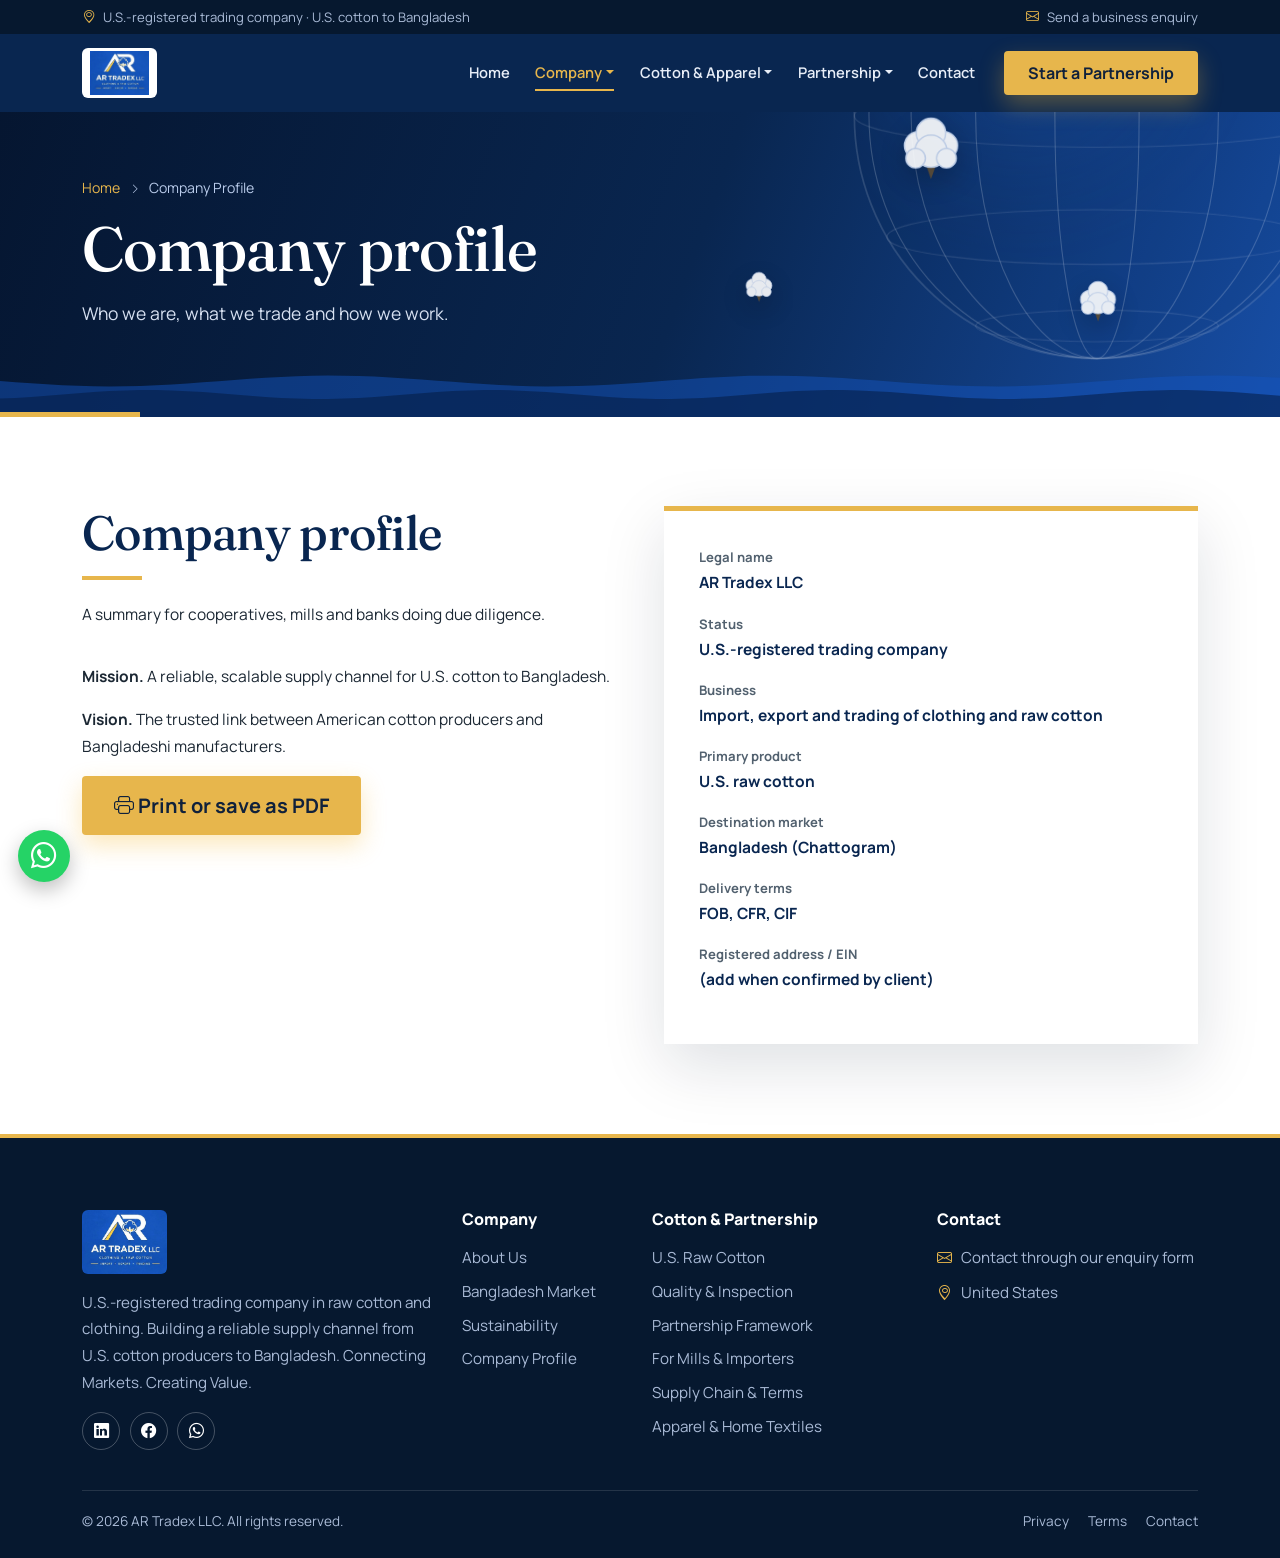
<file: company-profile.html>
<!DOCTYPE html>
<html lang="en"><head><meta charset="UTF-8"><meta name="viewport" content="width=device-width, initial-scale=1">
<title>Company Profile | AR Tradex LLC</title><meta name="description" content="AR Tradex LLC company profile."><meta name="theme-color" content="#0a2a5e">
<meta property="og:title" content="Company Profile | AR Tradex LLC"><meta property="og:description" content="AR Tradex LLC company profile.">
<link rel="icon" href="assets/favicon.png"><link rel="apple-touch-icon" href="assets/favicon.png">
<link rel="preconnect" href="https://fonts.googleapis.com"><link rel="preconnect" href="https://fonts.gstatic.com" crossorigin>
<link href="https://fonts.googleapis.com/css2?family=Fraunces:opsz,wght@9..144,500;9..144,600&family=Manrope:wght@400;500;600;700;800&display=swap" rel="stylesheet">
<link href="https://cdn.jsdelivr.net/npm/bootstrap@5.3.3/dist/css/bootstrap.min.css" rel="stylesheet">
<link href="https://cdn.jsdelivr.net/npm/bootstrap-icons@1.11.3/font/bootstrap-icons.min.css" rel="stylesheet">
<link href="css/style.css" rel="stylesheet"></head>
<body class="inner"><svg width="0" height="0" style="position:absolute" aria-hidden="true"><defs><symbol id="boll" viewBox="0 0 100 100"><path d="M50 96 L38 62 L62 62Z M20 74 L40 58 L46 66Z M80 74 L60 58 L54 66Z" fill="#5b4b33"/><g fill="#fff" stroke="#cfdcf2" stroke-width="2"><circle cx="32" cy="48" r="20"/><circle cx="68" cy="48" r="20"/><circle cx="50" cy="30" r="21"/><circle cx="50" cy="56" r="23"/><circle cx="28" cy="66" r="14"/><circle cx="72" cy="66" r="14"/></g></symbol></defs></svg>
<div class="progress-bar-top" id="pbar"></div>
<a class="visually-hidden-focusable skip" href="#main">Skip to content</a>
<div class="hdr fixed-top" id="hdr"><div class="topbar d-none d-lg-block"><div class="container d-flex justify-content-between"><span><i class="bi bi-geo-alt"></i> U.S.-registered trading company &middot; U.S. cotton to Bangladesh</span><span><a href="contact.html"><i class="bi bi-envelope"></i> Send a business enquiry</a></span></div></div>
<nav class="navbar navbar-expand-xl" id="nav"><div class="container">
<a class="navbar-brand" href="index.html"><img src="assets/logo.jpg" alt="AR Tradex LLC - Clothing &amp; Raw Cotton"></a>
<button class="navbar-toggler" data-bs-toggle="collapse" data-bs-target="#menu" aria-label="Open menu"><span class="navbar-toggler-icon"></span></button>
<div class="collapse navbar-collapse" id="menu"><ul class="navbar-nav ms-auto align-items-xl-center"><li class="nav-item"><a class="nav-link" href="index.html">Home</a></li><li class="nav-item dropdown"><a class="nav-link dropdown-toggle active" href="#" role="button" data-bs-toggle="dropdown" aria-expanded="false">Company</a><ul class="dropdown-menu"><li><a class="dropdown-item" href="about.html">About Us</a></li><li><a class="dropdown-item" href="markets.html">Bangladesh Market</a></li><li><a class="dropdown-item" href="sustainability.html">Sustainability</a></li><li><a class="dropdown-item" href="company-profile.html">Company Profile</a></li></ul></li><li class="nav-item dropdown"><a class="nav-link dropdown-toggle" href="#" role="button" data-bs-toggle="dropdown" aria-expanded="false">Cotton & Apparel</a><ul class="dropdown-menu"><li><a class="dropdown-item" href="cotton.html">U.S. Raw Cotton</a></li><li><a class="dropdown-item" href="quality.html">Quality & Inspection</a></li><li><a class="dropdown-item" href="apparel.html">Apparel & Home Textiles</a></li></ul></li><li class="nav-item dropdown"><a class="nav-link dropdown-toggle" href="#" role="button" data-bs-toggle="dropdown" aria-expanded="false">Partnership</a><ul class="dropdown-menu"><li><a class="dropdown-item" href="partnership.html">Partnership Framework</a></li><li><a class="dropdown-item" href="mill-requirement.html">For Mills & Importers</a></li><li><a class="dropdown-item" href="supply-chain.html">Supply Chain & Terms</a></li></ul></li><li class="nav-item"><a class="nav-link" href="contact.html">Contact</a></li>
<li class="nav-item ms-xl-3 mt-2 mt-xl-0"><a class="btn btn-gold" href="partnership.html#proposal">Start a Partnership</a></li></ul></div></div></nav></div>
<header class="phead"><div class="container"><nav aria-label="breadcrumb" class="crumb"><a href="index.html">Home</a><i class="bi bi-chevron-right"></i>Company Profile</nav><h1>Company profile</h1><p>Who we are, what we trade and how we work.</p></div><div class="pscene" aria-hidden="true"><div class="g" data-speed="-.08"><svg viewBox="0 0 600 600" aria-hidden="true"><defs><radialGradient id="gg" cx="35%" cy="30%"><stop offset="0" stop-color="#2a6fe0" stop-opacity=".55"/><stop offset="1" stop-color="#071d42" stop-opacity=".15"/></radialGradient></defs><circle cx="300" cy="300" r="280" fill="url(#gg)" stroke="#fff" stroke-opacity=".25" stroke-width="2"/><g fill="none" stroke="#fff" stroke-opacity=".2" stroke-width="1.2"><ellipse cx="300" cy="300" rx="263.1" ry="280"/><ellipse cx="300" cy="300" rx="214.5" ry="280"/><ellipse cx="300" cy="300" rx="140.0" ry="280"/><ellipse cx="300" cy="300" rx="48.6" ry="280"/><ellipse cx="300" cy="300" rx="48.6" ry="280"/><ellipse cx="300" cy="300" rx="140.0" ry="280"/><ellipse cx="300" cy="300" rx="214.5" ry="280"/><ellipse cx="300" cy="300" rx="263.1" ry="280"/><ellipse cx="300" cy="542.5" rx="140.0" ry="18.2"/><ellipse cx="300" cy="440.0" rx="242.5" ry="31.5"/><ellipse cx="300" cy="300.0" rx="280.0" ry="36.4"/><ellipse cx="300" cy="160.0" rx="242.5" ry="31.5"/><ellipse cx="300" cy="57.5" rx="140.0" ry="18.2"/></g></svg></div><svg class="boll" data-speed="0.12" style="left:70%;top:20%;width:70px;animation-delay:0s;--r:15deg" viewBox="0 0 100 100" aria-hidden="true"><use href="#boll"/></svg><svg class="boll" data-speed="0.2" style="left:84%;top:55%;width:46px;animation-delay:1.2s;--r:-20deg" viewBox="0 0 100 100" aria-hidden="true"><use href="#boll"/></svg><svg class="boll" data-speed="0.08" style="left:58%;top:60%;width:34px;animation-delay:0.6s;--r:30deg" viewBox="0 0 100 100" aria-hidden="true"><use href="#boll"/></svg><svg class="w1" viewBox="0 0 1640 200" preserveAspectRatio="none" aria-hidden="true"><path d="M0,200 L0,120.0 L20,122.6 L40,125.2 L60,127.4 L80,129.3 L100,130.8 L120,131.7 L140,132.0 L160,131.7 L180,130.9 L200,129.5 L220,127.7 L240,125.5 L260,123.0 L280,120.4 L300,117.7 L320,115.2 L340,112.9 L360,110.9 L380,109.4 L400,108.4 L420,108.0 L440,108.2 L460,108.9 L480,110.2 L500,112.0 L520,114.2 L540,116.6 L560,119.3 L580,121.9 L600,124.5 L620,126.8 L640,128.8 L660,130.4 L680,131.5 L700,132.0 L720,131.9 L740,131.2 L760,130.0 L780,128.3 L800,126.1 L820,123.7 L840,121.1 L860,118.4 L880,115.9 L900,113.5 L920,111.4 L940,109.8 L960,108.6 L980,108.1 L1000,108.1 L1020,108.7 L1040,109.8 L1060,111.5 L1080,113.6 L1100,116.0 L1120,118.5 L1140,121.2 L1160,123.8 L1180,126.2 L1200,128.3 L1220,130.0 L1240,131.2 L1260,131.9 L1280,132.0 L1300,131.4 L1320,130.4 L1340,128.8 L1360,126.7 L1380,124.4 L1400,121.8 L1420,119.2 L1440,116.5 L1460,114.1 L1480,111.9 L1500,110.2 L1520,108.9 L1540,108.2 L1560,108.0 L1580,108.5 L1600,109.5 L1620,111.0 L1640,113.0 L1640,200 Z" fill="#1554be" fill-opacity="0.5"/><path d="M0,200 L0,159.1 L20,157.6 L40,155.4 L60,152.8 L80,150.0 L100,147.2 L120,144.6 L140,142.4 L160,140.9 L180,140.1 L200,140.1 L220,140.9 L240,142.5 L260,144.6 L280,147.2 L300,150.0 L320,152.8 L340,155.4 L360,157.6 L380,159.1 L400,159.9 L420,159.9 L440,159.1 L460,157.5 L480,155.4 L500,152.8 L520,150.0 L540,147.1 L560,144.6 L580,142.4 L600,140.9 L620,140.1 L640,140.1 L660,140.9 L680,142.5 L700,144.6 L720,147.2 L740,150.1 L760,152.9 L780,155.5 L800,157.6 L820,159.1 L840,159.9 L860,159.9 L880,159.1 L900,157.5 L920,155.4 L940,152.8 L960,149.9 L980,147.1 L1000,144.5 L1020,142.4 L1040,140.9 L1060,140.1 L1080,140.1 L1100,140.9 L1120,142.5 L1140,144.7 L1160,147.3 L1180,150.1 L1200,152.9 L1220,155.5 L1240,157.6 L1260,159.1 L1280,159.9 L1300,159.9 L1320,159.1 L1340,157.5 L1360,155.3 L1380,152.7 L1400,149.9 L1420,147.1 L1440,144.5 L1460,142.4 L1480,140.9 L1500,140.1 L1520,140.1 L1540,140.9 L1560,142.5 L1580,144.7 L1600,147.3 L1620,150.1 L1640,152.9 L1640,200 Z" fill="#071d42" fill-opacity="0.55"/></svg></div></header><main id="main">
<section class="sec"><div class="container"><div class="row g-5"><div class="col-lg-6 rv"><div class="shead  rv"><h2>Company profile</h2><div class="rule"></div><p>A summary for cooperatives, mills and banks doing due diligence.</p></div><p><strong>Mission.</strong> A reliable, scalable supply channel for U.S. cotton to Bangladesh.</p><p><strong>Vision.</strong> The trusted link between American cotton producers and Bangladeshi manufacturers.</p><button class="btn btn-gold btn-lg noprint" id="printProfile"><i class="bi bi-printer"></i> Print or save as PDF</button></div>
<div class="col-lg-6 rv"><dl class="profile"><dt>Legal name</dt><dd>AR Tradex LLC</dd><dt>Status</dt><dd>U.S.-registered trading company</dd><dt>Business</dt><dd>Import, export and trading of clothing and raw cotton</dd><dt>Primary product</dt><dd>U.S. raw cotton</dd><dt>Destination market</dt><dd>Bangladesh (Chattogram)</dd><dt>Delivery terms</dt><dd>FOB, CFR, CIF</dd><dt>Registered address / EIN</dt><dd>(add when confirmed by client)</dd></dl></div></div></div></section></main>
<footer><div class="container"><div class="row g-4">
<div class="col-lg-4"><img src="assets/logo.jpg" class="flogo" alt="AR Tradex LLC"><p class="mt-3">U.S.-registered trading company in raw cotton and clothing. Building a reliable supply channel from U.S. cotton producers to Bangladesh. Connecting Markets. Creating Value.</p><div class="soc"><a href="contact.html" aria-label="LinkedIn: contact for company profile"><i class="bi bi-linkedin"></i></a><a href="contact.html" aria-label="Facebook: contact for company profile"><i class="bi bi-facebook"></i></a><a href="contact.html" aria-label="WhatsApp"><i class="bi bi-whatsapp"></i></a></div></div>
<div class="col-6 col-lg-2"><h4>Company</h4><a href="about.html">About Us</a><a href="markets.html">Bangladesh Market</a><a href="sustainability.html">Sustainability</a><a href="company-profile.html">Company Profile</a></div>
<div class="col-6 col-lg-3"><h4>Cotton &amp; Partnership</h4><a href="cotton.html">U.S. Raw Cotton</a><a href="quality.html">Quality &amp; Inspection</a><a href="partnership.html">Partnership Framework</a><a href="mill-requirement.html">For Mills &amp; Importers</a><a href="supply-chain.html">Supply Chain &amp; Terms</a><a href="apparel.html">Apparel &amp; Home Textiles</a></div>
<div class="col-lg-3"><h4>Contact</h4><p class="mb-2"><i class="bi bi-envelope"></i> Contact through our enquiry form</p><p><i class="bi bi-geo-alt"></i> United States</p></div></div>
<div class="fbar"><span>&copy; <span class="yr"></span> AR Tradex LLC. All rights reserved.</span><span><a href="privacy.html">Privacy</a><a href="terms.html">Terms</a><a href="contact.html">Contact</a></span></div></div></footer>
<a class="wa" href="contact.html" aria-label="Chat on WhatsApp"><i class="bi bi-whatsapp"></i></a>
<button class="totop" aria-label="Back to top"><i class="bi bi-arrow-up"></i></button>
<script src="https://code.jquery.com/jquery-3.7.1.min.js"></script>
<script src="https://cdn.jsdelivr.net/npm/bootstrap@5.3.3/dist/js/bootstrap.bundle.min.js"></script>
<script src="js/main.js"></script></body></html>
</file>
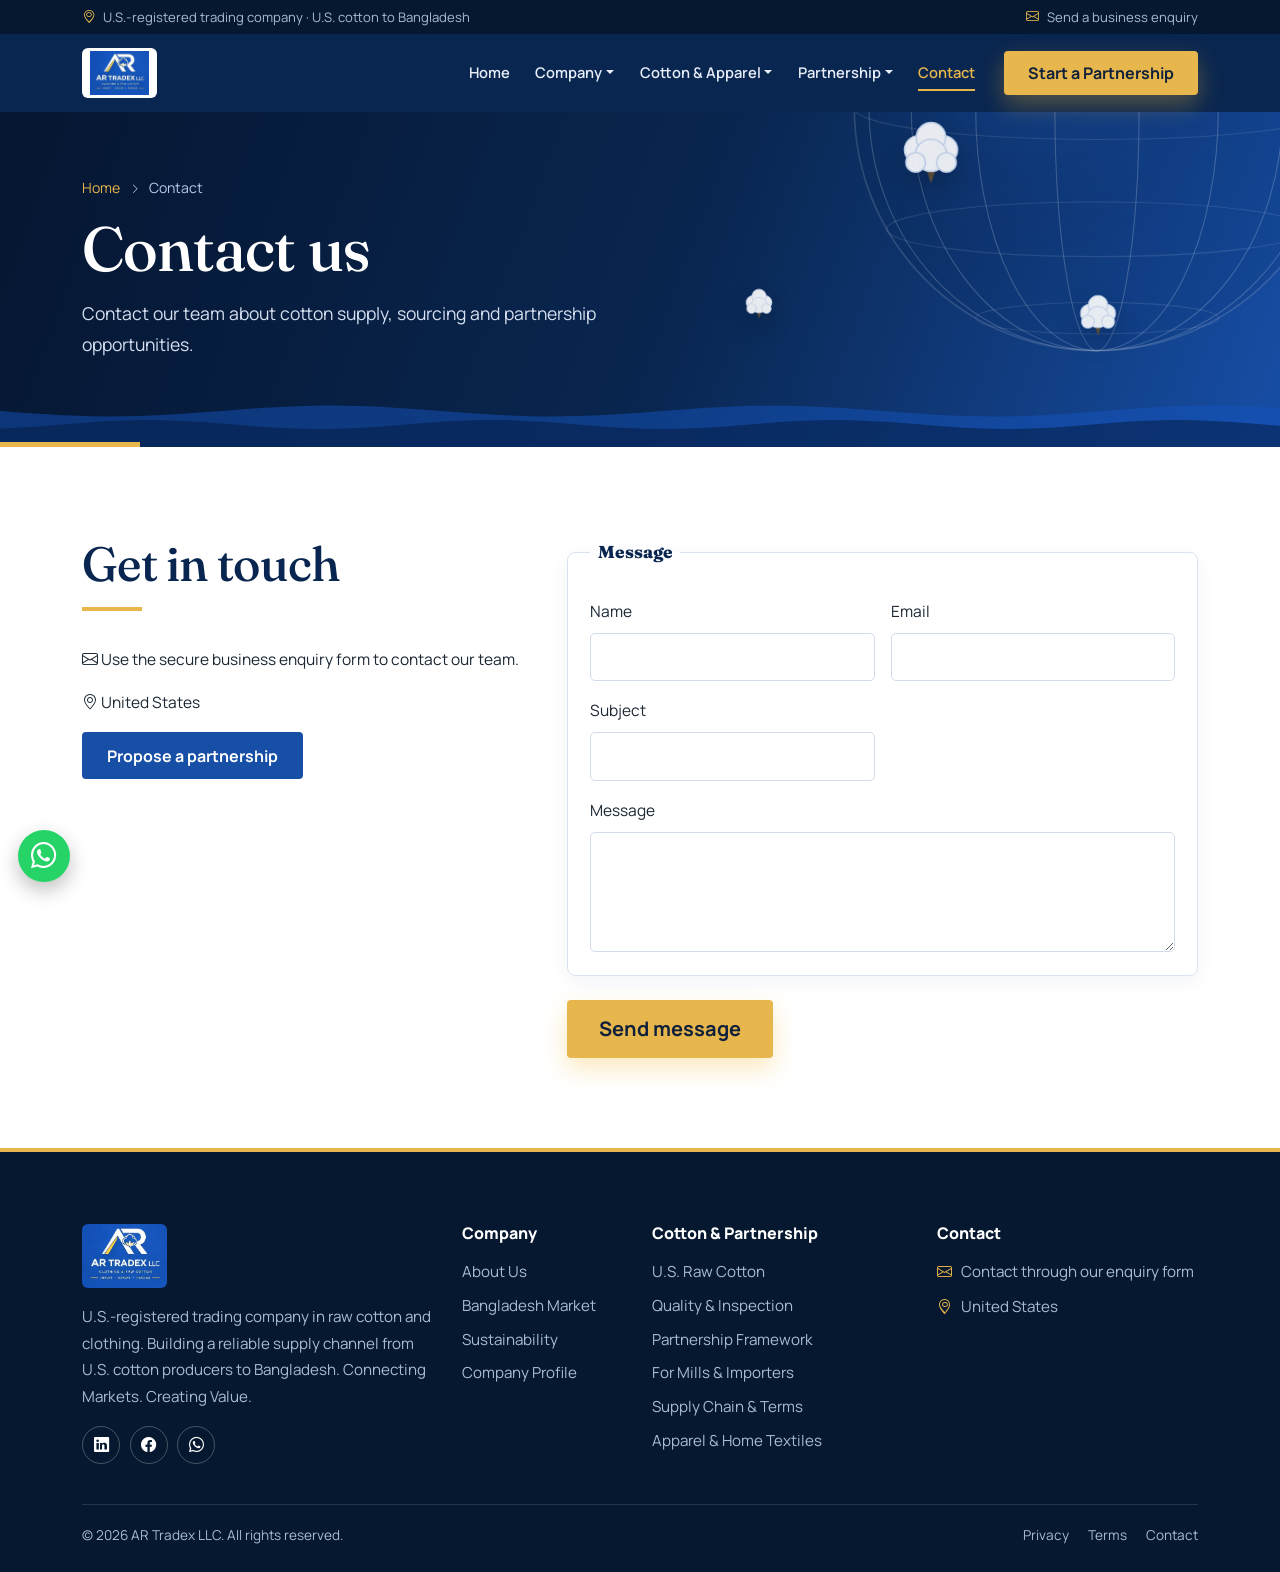
<file: contact.html>
<!DOCTYPE html>
<html lang="en"><head><meta charset="UTF-8"><meta name="viewport" content="width=device-width, initial-scale=1">
<title>Contact | AR Tradex LLC</title><meta name="description" content="Contact AR Tradex LLC."><meta name="theme-color" content="#0a2a5e">
<meta property="og:title" content="Contact | AR Tradex LLC"><meta property="og:description" content="Contact AR Tradex LLC.">
<link rel="icon" href="assets/favicon.png"><link rel="apple-touch-icon" href="assets/favicon.png">
<link rel="preconnect" href="https://fonts.googleapis.com"><link rel="preconnect" href="https://fonts.gstatic.com" crossorigin>
<link href="https://fonts.googleapis.com/css2?family=Fraunces:opsz,wght@9..144,500;9..144,600&family=Manrope:wght@400;500;600;700;800&display=swap" rel="stylesheet">
<link href="https://cdn.jsdelivr.net/npm/bootstrap@5.3.3/dist/css/bootstrap.min.css" rel="stylesheet">
<link href="https://cdn.jsdelivr.net/npm/bootstrap-icons@1.11.3/font/bootstrap-icons.min.css" rel="stylesheet">
<link href="css/style.css" rel="stylesheet"></head>
<body class="inner"><svg width="0" height="0" style="position:absolute" aria-hidden="true"><defs><symbol id="boll" viewBox="0 0 100 100"><path d="M50 96 L38 62 L62 62Z M20 74 L40 58 L46 66Z M80 74 L60 58 L54 66Z" fill="#5b4b33"/><g fill="#fff" stroke="#cfdcf2" stroke-width="2"><circle cx="32" cy="48" r="20"/><circle cx="68" cy="48" r="20"/><circle cx="50" cy="30" r="21"/><circle cx="50" cy="56" r="23"/><circle cx="28" cy="66" r="14"/><circle cx="72" cy="66" r="14"/></g></symbol></defs></svg>
<div class="progress-bar-top" id="pbar"></div>
<a class="visually-hidden-focusable skip" href="#main">Skip to content</a>
<div class="hdr fixed-top" id="hdr"><div class="topbar d-none d-lg-block"><div class="container d-flex justify-content-between"><span><i class="bi bi-geo-alt"></i> U.S.-registered trading company &middot; U.S. cotton to Bangladesh</span><span><a href="contact.html"><i class="bi bi-envelope"></i> Send a business enquiry</a></span></div></div>
<nav class="navbar navbar-expand-xl" id="nav"><div class="container">
<a class="navbar-brand" href="index.html"><img src="assets/logo.jpg" alt="AR Tradex LLC - Clothing &amp; Raw Cotton"></a>
<button class="navbar-toggler" data-bs-toggle="collapse" data-bs-target="#menu" aria-label="Open menu"><span class="navbar-toggler-icon"></span></button>
<div class="collapse navbar-collapse" id="menu"><ul class="navbar-nav ms-auto align-items-xl-center"><li class="nav-item"><a class="nav-link" href="index.html">Home</a></li><li class="nav-item dropdown"><a class="nav-link dropdown-toggle" href="#" role="button" data-bs-toggle="dropdown" aria-expanded="false">Company</a><ul class="dropdown-menu"><li><a class="dropdown-item" href="about.html">About Us</a></li><li><a class="dropdown-item" href="markets.html">Bangladesh Market</a></li><li><a class="dropdown-item" href="sustainability.html">Sustainability</a></li><li><a class="dropdown-item" href="company-profile.html">Company Profile</a></li></ul></li><li class="nav-item dropdown"><a class="nav-link dropdown-toggle" href="#" role="button" data-bs-toggle="dropdown" aria-expanded="false">Cotton & Apparel</a><ul class="dropdown-menu"><li><a class="dropdown-item" href="cotton.html">U.S. Raw Cotton</a></li><li><a class="dropdown-item" href="quality.html">Quality & Inspection</a></li><li><a class="dropdown-item" href="apparel.html">Apparel & Home Textiles</a></li></ul></li><li class="nav-item dropdown"><a class="nav-link dropdown-toggle" href="#" role="button" data-bs-toggle="dropdown" aria-expanded="false">Partnership</a><ul class="dropdown-menu"><li><a class="dropdown-item" href="partnership.html">Partnership Framework</a></li><li><a class="dropdown-item" href="mill-requirement.html">For Mills & Importers</a></li><li><a class="dropdown-item" href="supply-chain.html">Supply Chain & Terms</a></li></ul></li><li class="nav-item"><a class="nav-link active" href="contact.html">Contact</a></li>
<li class="nav-item ms-xl-3 mt-2 mt-xl-0"><a class="btn btn-gold" href="partnership.html#proposal">Start a Partnership</a></li></ul></div></div></nav></div>
<header class="phead"><div class="container"><nav aria-label="breadcrumb" class="crumb"><a href="index.html">Home</a><i class="bi bi-chevron-right"></i>Contact</nav><h1>Contact us</h1><p>Contact our team about cotton supply, sourcing and partnership opportunities.</p></div><div class="pscene" aria-hidden="true"><div class="g" data-speed="-.08"><svg viewBox="0 0 600 600" aria-hidden="true"><defs><radialGradient id="gg" cx="35%" cy="30%"><stop offset="0" stop-color="#2a6fe0" stop-opacity=".55"/><stop offset="1" stop-color="#071d42" stop-opacity=".15"/></radialGradient></defs><circle cx="300" cy="300" r="280" fill="url(#gg)" stroke="#fff" stroke-opacity=".25" stroke-width="2"/><g fill="none" stroke="#fff" stroke-opacity=".2" stroke-width="1.2"><ellipse cx="300" cy="300" rx="263.1" ry="280"/><ellipse cx="300" cy="300" rx="214.5" ry="280"/><ellipse cx="300" cy="300" rx="140.0" ry="280"/><ellipse cx="300" cy="300" rx="48.6" ry="280"/><ellipse cx="300" cy="300" rx="48.6" ry="280"/><ellipse cx="300" cy="300" rx="140.0" ry="280"/><ellipse cx="300" cy="300" rx="214.5" ry="280"/><ellipse cx="300" cy="300" rx="263.1" ry="280"/><ellipse cx="300" cy="542.5" rx="140.0" ry="18.2"/><ellipse cx="300" cy="440.0" rx="242.5" ry="31.5"/><ellipse cx="300" cy="300.0" rx="280.0" ry="36.4"/><ellipse cx="300" cy="160.0" rx="242.5" ry="31.5"/><ellipse cx="300" cy="57.5" rx="140.0" ry="18.2"/></g></svg></div><svg class="boll" data-speed="0.12" style="left:70%;top:20%;width:70px;animation-delay:0s;--r:15deg" viewBox="0 0 100 100" aria-hidden="true"><use href="#boll"/></svg><svg class="boll" data-speed="0.2" style="left:84%;top:55%;width:46px;animation-delay:1.2s;--r:-20deg" viewBox="0 0 100 100" aria-hidden="true"><use href="#boll"/></svg><svg class="boll" data-speed="0.08" style="left:58%;top:60%;width:34px;animation-delay:0.6s;--r:30deg" viewBox="0 0 100 100" aria-hidden="true"><use href="#boll"/></svg><svg class="w1" viewBox="0 0 1640 200" preserveAspectRatio="none" aria-hidden="true"><path d="M0,200 L0,120.0 L20,122.6 L40,125.2 L60,127.4 L80,129.3 L100,130.8 L120,131.7 L140,132.0 L160,131.7 L180,130.9 L200,129.5 L220,127.7 L240,125.5 L260,123.0 L280,120.4 L300,117.7 L320,115.2 L340,112.9 L360,110.9 L380,109.4 L400,108.4 L420,108.0 L440,108.2 L460,108.9 L480,110.2 L500,112.0 L520,114.2 L540,116.6 L560,119.3 L580,121.9 L600,124.5 L620,126.8 L640,128.8 L660,130.4 L680,131.5 L700,132.0 L720,131.9 L740,131.2 L760,130.0 L780,128.3 L800,126.1 L820,123.7 L840,121.1 L860,118.4 L880,115.9 L900,113.5 L920,111.4 L940,109.8 L960,108.6 L980,108.1 L1000,108.1 L1020,108.7 L1040,109.8 L1060,111.5 L1080,113.6 L1100,116.0 L1120,118.5 L1140,121.2 L1160,123.8 L1180,126.2 L1200,128.3 L1220,130.0 L1240,131.2 L1260,131.9 L1280,132.0 L1300,131.4 L1320,130.4 L1340,128.8 L1360,126.7 L1380,124.4 L1400,121.8 L1420,119.2 L1440,116.5 L1460,114.1 L1480,111.9 L1500,110.2 L1520,108.9 L1540,108.2 L1560,108.0 L1580,108.5 L1600,109.5 L1620,111.0 L1640,113.0 L1640,200 Z" fill="#1554be" fill-opacity="0.5"/><path d="M0,200 L0,159.1 L20,157.6 L40,155.4 L60,152.8 L80,150.0 L100,147.2 L120,144.6 L140,142.4 L160,140.9 L180,140.1 L200,140.1 L220,140.9 L240,142.5 L260,144.6 L280,147.2 L300,150.0 L320,152.8 L340,155.4 L360,157.6 L380,159.1 L400,159.9 L420,159.9 L440,159.1 L460,157.5 L480,155.4 L500,152.8 L520,150.0 L540,147.1 L560,144.6 L580,142.4 L600,140.9 L620,140.1 L640,140.1 L660,140.9 L680,142.5 L700,144.6 L720,147.2 L740,150.1 L760,152.9 L780,155.5 L800,157.6 L820,159.1 L840,159.9 L860,159.9 L880,159.1 L900,157.5 L920,155.4 L940,152.8 L960,149.9 L980,147.1 L1000,144.5 L1020,142.4 L1040,140.9 L1060,140.1 L1080,140.1 L1100,140.9 L1120,142.5 L1140,144.7 L1160,147.3 L1180,150.1 L1200,152.9 L1220,155.5 L1240,157.6 L1260,159.1 L1280,159.9 L1300,159.9 L1320,159.1 L1340,157.5 L1360,155.3 L1380,152.7 L1400,149.9 L1420,147.1 L1440,144.5 L1460,142.4 L1480,140.9 L1500,140.1 L1520,140.1 L1540,140.9 L1560,142.5 L1580,144.7 L1600,147.3 L1620,150.1 L1640,152.9 L1640,200 Z" fill="#071d42" fill-opacity="0.55"/></svg></div></header><main id="main"><section class="sec"><div class="container"><div class="row g-5"><div class="col-lg-5 rv"><div class="shead  rv"><h2>Get in touch</h2><div class="rule"></div></div><p><i class="bi bi-envelope"></i> Use the secure business enquiry form to contact our team.</p><p><i class="bi bi-geo-alt"></i> United States</p><a class="btn btn-blue" href="partnership.html#proposal">Propose a partnership</a></div><div class="col-lg-7"><form class="enq" action="submit-enquiry.php" method="post" novalidate><input type="text" name="website_confirm" class="hp-field" tabindex="-1" autocomplete="off" aria-hidden="true"><fieldset><legend>Message</legend><div class="row g-3"><div class="col-md-6"><label class="form-label" for="n">Name</label><input type="text" class="form-control" id="n" placeholder="" required><div class="err">Please fill in this field.</div></div><div class="col-md-6"><label class="form-label" for="e">Email</label><input type="email" class="form-control" id="e" placeholder="" required><div class="err">Please fill in this field.</div></div><div class="col-md-6"><label class="form-label" for="s">Subject</label><input type="text" class="form-control" id="s" placeholder=""><div class="err">Please fill in this field.</div></div><div class="col-12"><label class="form-label" for="x">Message</label><textarea class="form-control" id="x" rows="4" placeholder="" required></textarea><div class="err">Please fill in this field.</div></div></div></fieldset><button class="btn btn-gold btn-lg" type="submit">Send message</button><div class="alert alert-success d-none mt-3" role="status">Thank you. Your message has been received. We will reply by email.</div></form></div></div></div></section></main>
<footer><div class="container"><div class="row g-4">
<div class="col-lg-4"><img src="assets/logo.jpg" class="flogo" alt="AR Tradex LLC"><p class="mt-3">U.S.-registered trading company in raw cotton and clothing. Building a reliable supply channel from U.S. cotton producers to Bangladesh. Connecting Markets. Creating Value.</p><div class="soc"><a href="contact.html" aria-label="LinkedIn: contact for company profile"><i class="bi bi-linkedin"></i></a><a href="contact.html" aria-label="Facebook: contact for company profile"><i class="bi bi-facebook"></i></a><a href="contact.html" aria-label="WhatsApp"><i class="bi bi-whatsapp"></i></a></div></div>
<div class="col-6 col-lg-2"><h4>Company</h4><a href="about.html">About Us</a><a href="markets.html">Bangladesh Market</a><a href="sustainability.html">Sustainability</a><a href="company-profile.html">Company Profile</a></div>
<div class="col-6 col-lg-3"><h4>Cotton &amp; Partnership</h4><a href="cotton.html">U.S. Raw Cotton</a><a href="quality.html">Quality &amp; Inspection</a><a href="partnership.html">Partnership Framework</a><a href="mill-requirement.html">For Mills &amp; Importers</a><a href="supply-chain.html">Supply Chain &amp; Terms</a><a href="apparel.html">Apparel &amp; Home Textiles</a></div>
<div class="col-lg-3"><h4>Contact</h4><p class="mb-2"><i class="bi bi-envelope"></i> Contact through our enquiry form</p><p><i class="bi bi-geo-alt"></i> United States</p></div></div>
<div class="fbar"><span>&copy; <span class="yr"></span> AR Tradex LLC. All rights reserved.</span><span><a href="privacy.html">Privacy</a><a href="terms.html">Terms</a><a href="contact.html">Contact</a></span></div></div></footer>
<a class="wa" href="contact.html" aria-label="Chat on WhatsApp"><i class="bi bi-whatsapp"></i></a>
<button class="totop" aria-label="Back to top"><i class="bi bi-arrow-up"></i></button>
<script src="https://code.jquery.com/jquery-3.7.1.min.js"></script>
<script src="https://cdn.jsdelivr.net/npm/bootstrap@5.3.3/dist/js/bootstrap.bundle.min.js"></script>
<script src="js/main.js"></script></body></html>
</file>
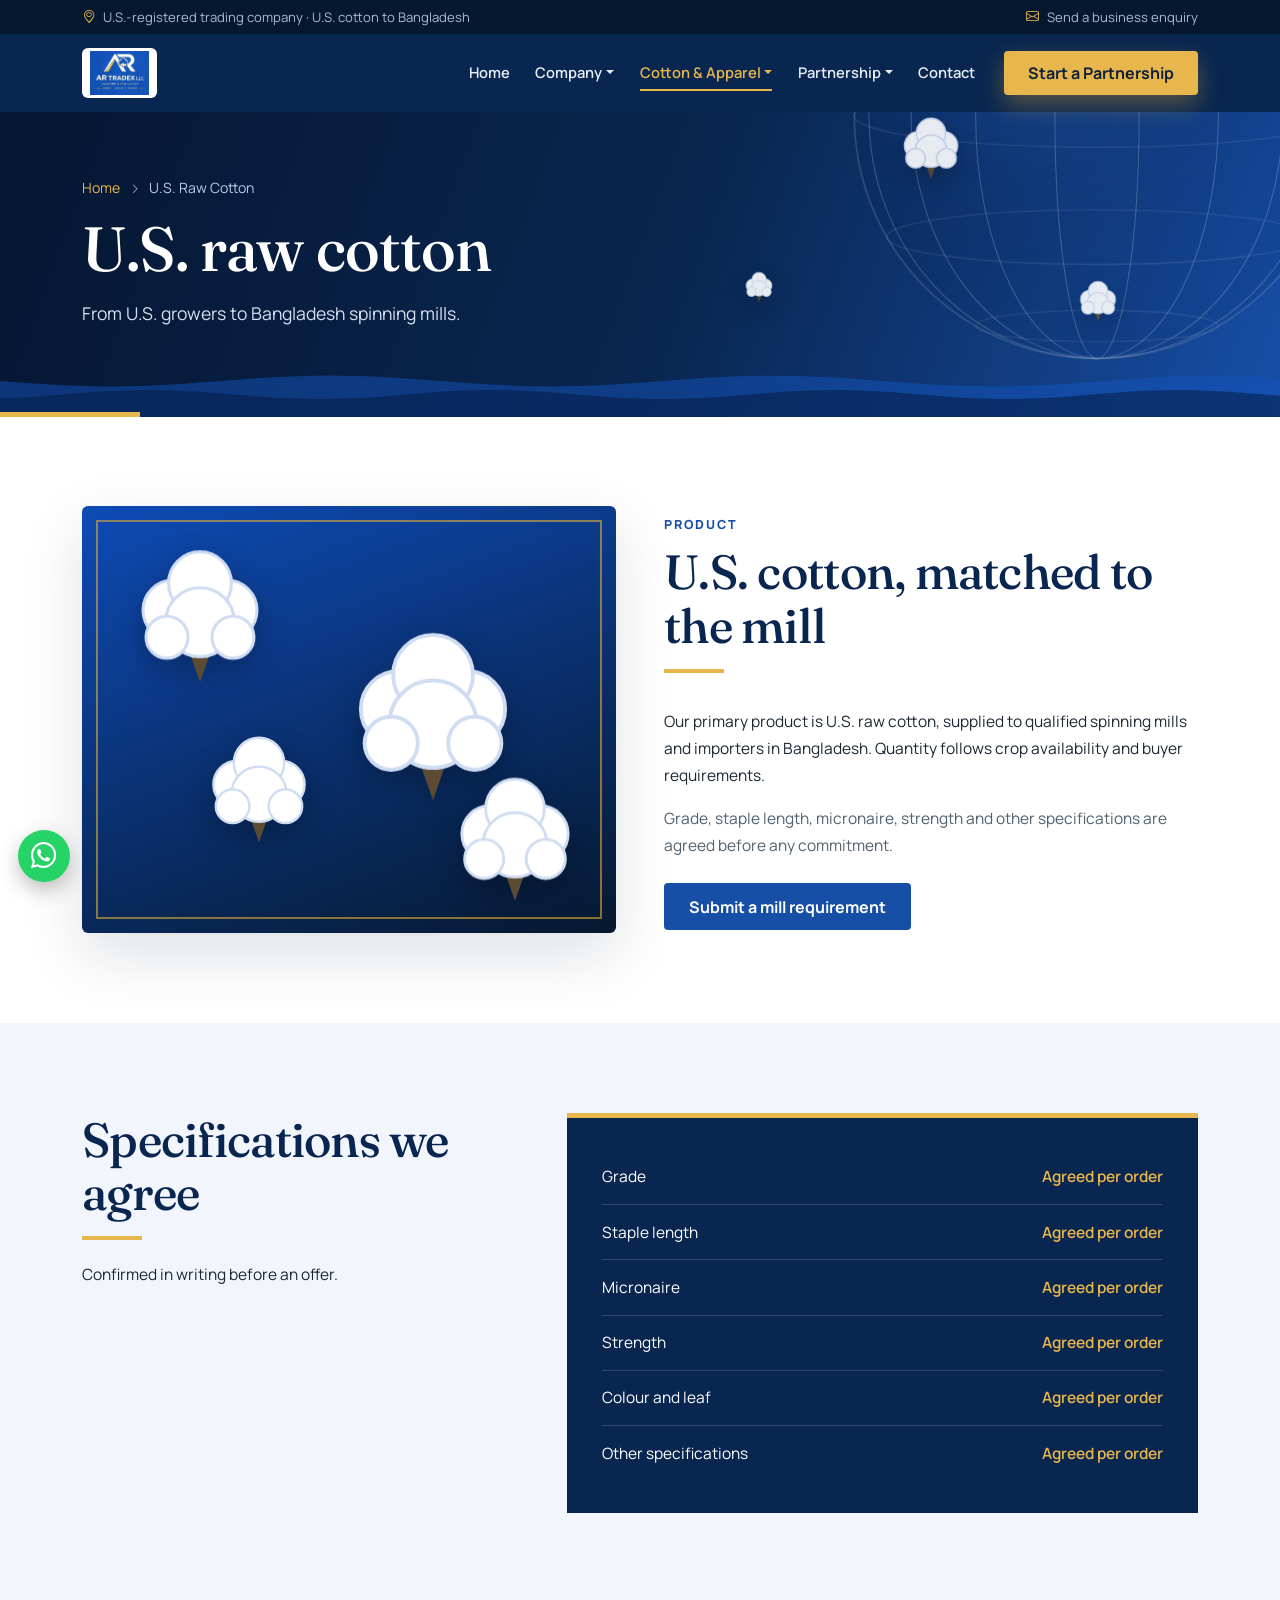
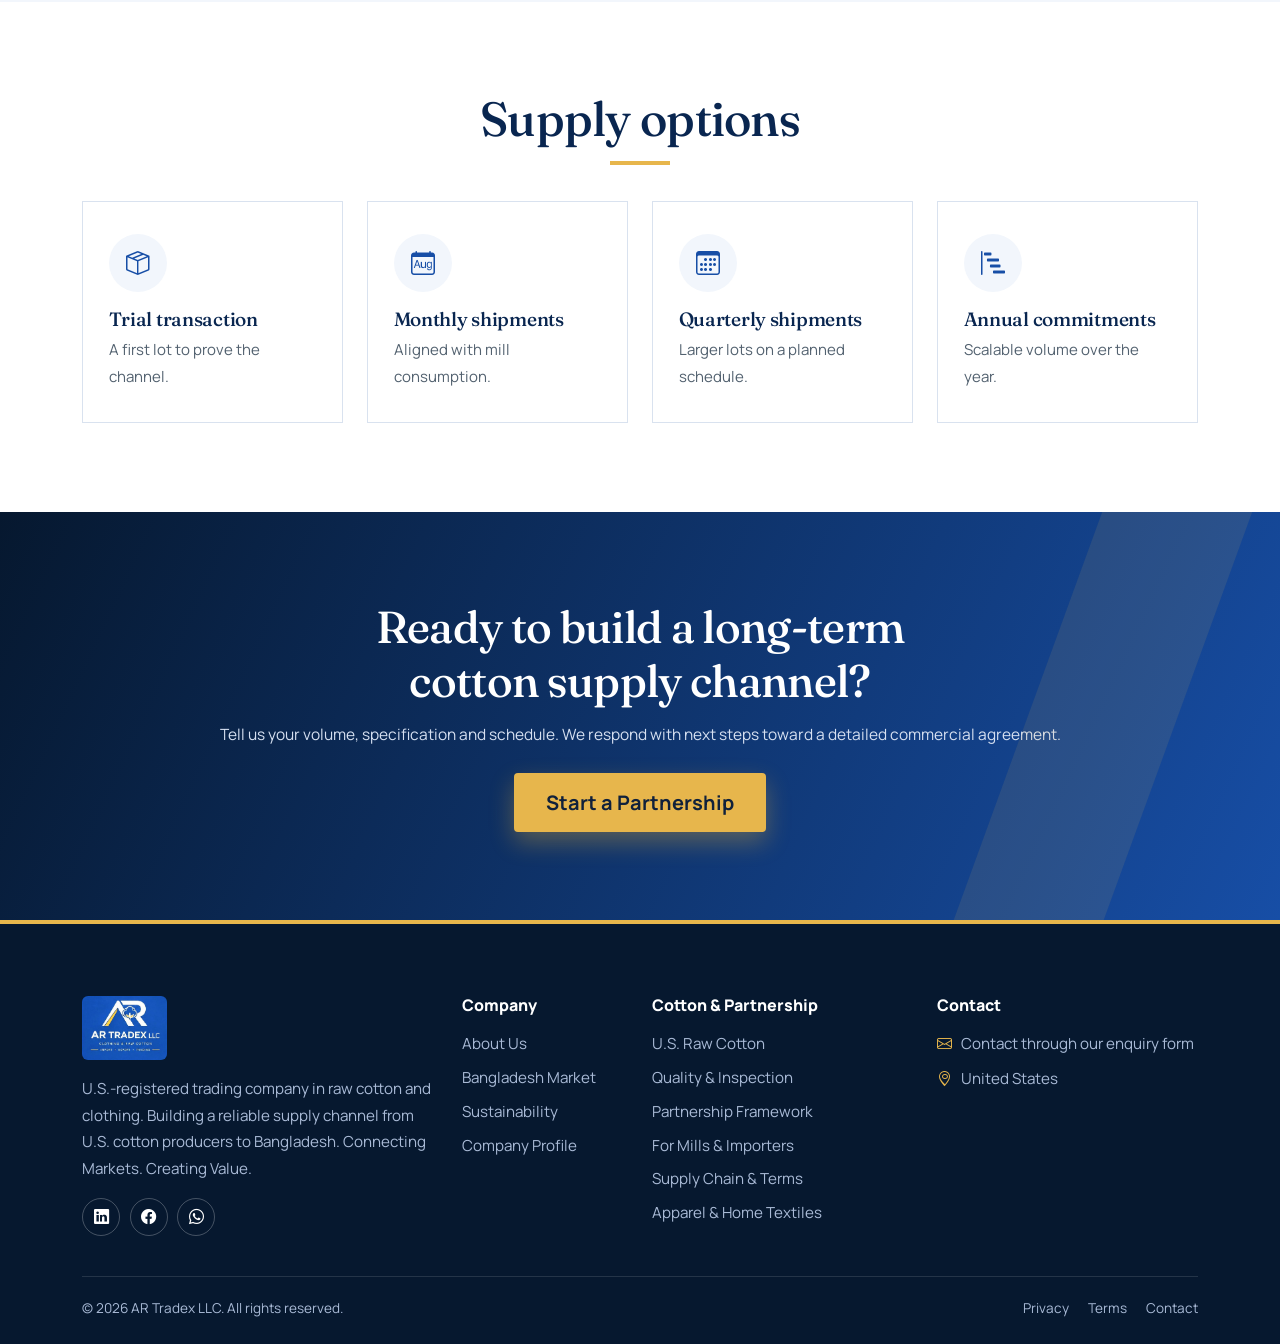
<file: cotton.html>
<!DOCTYPE html>
<html lang="en"><head><meta charset="UTF-8"><meta name="viewport" content="width=device-width, initial-scale=1">
<title>U.S. Raw Cotton | AR Tradex LLC</title><meta name="description" content="U.S. raw cotton for Bangladesh spinning mills."><meta name="theme-color" content="#0a2a5e">
<meta property="og:title" content="U.S. Raw Cotton | AR Tradex LLC"><meta property="og:description" content="U.S. raw cotton for Bangladesh spinning mills.">
<link rel="icon" href="assets/favicon.png"><link rel="apple-touch-icon" href="assets/favicon.png">
<link rel="preconnect" href="https://fonts.googleapis.com"><link rel="preconnect" href="https://fonts.gstatic.com" crossorigin>
<link href="https://fonts.googleapis.com/css2?family=Fraunces:opsz,wght@9..144,500;9..144,600&family=Manrope:wght@400;500;600;700;800&display=swap" rel="stylesheet">
<link href="https://cdn.jsdelivr.net/npm/bootstrap@5.3.3/dist/css/bootstrap.min.css" rel="stylesheet">
<link href="https://cdn.jsdelivr.net/npm/bootstrap-icons@1.11.3/font/bootstrap-icons.min.css" rel="stylesheet">
<link href="css/style.css" rel="stylesheet"></head>
<body class="inner"><svg width="0" height="0" style="position:absolute" aria-hidden="true"><defs><symbol id="boll" viewBox="0 0 100 100"><path d="M50 96 L38 62 L62 62Z M20 74 L40 58 L46 66Z M80 74 L60 58 L54 66Z" fill="#5b4b33"/><g fill="#fff" stroke="#cfdcf2" stroke-width="2"><circle cx="32" cy="48" r="20"/><circle cx="68" cy="48" r="20"/><circle cx="50" cy="30" r="21"/><circle cx="50" cy="56" r="23"/><circle cx="28" cy="66" r="14"/><circle cx="72" cy="66" r="14"/></g></symbol></defs></svg>
<div class="progress-bar-top" id="pbar"></div>
<a class="visually-hidden-focusable skip" href="#main">Skip to content</a>
<div class="hdr fixed-top" id="hdr"><div class="topbar d-none d-lg-block"><div class="container d-flex justify-content-between"><span><i class="bi bi-geo-alt"></i> U.S.-registered trading company &middot; U.S. cotton to Bangladesh</span><span><a href="contact.html"><i class="bi bi-envelope"></i> Send a business enquiry</a></span></div></div>
<nav class="navbar navbar-expand-xl" id="nav"><div class="container">
<a class="navbar-brand" href="index.html"><img src="assets/logo.jpg" alt="AR Tradex LLC - Clothing &amp; Raw Cotton"></a>
<button class="navbar-toggler" data-bs-toggle="collapse" data-bs-target="#menu" aria-label="Open menu"><span class="navbar-toggler-icon"></span></button>
<div class="collapse navbar-collapse" id="menu"><ul class="navbar-nav ms-auto align-items-xl-center"><li class="nav-item"><a class="nav-link" href="index.html">Home</a></li><li class="nav-item dropdown"><a class="nav-link dropdown-toggle" href="#" role="button" data-bs-toggle="dropdown" aria-expanded="false">Company</a><ul class="dropdown-menu"><li><a class="dropdown-item" href="about.html">About Us</a></li><li><a class="dropdown-item" href="markets.html">Bangladesh Market</a></li><li><a class="dropdown-item" href="sustainability.html">Sustainability</a></li><li><a class="dropdown-item" href="company-profile.html">Company Profile</a></li></ul></li><li class="nav-item dropdown"><a class="nav-link dropdown-toggle active" href="#" role="button" data-bs-toggle="dropdown" aria-expanded="false">Cotton & Apparel</a><ul class="dropdown-menu"><li><a class="dropdown-item" href="cotton.html">U.S. Raw Cotton</a></li><li><a class="dropdown-item" href="quality.html">Quality & Inspection</a></li><li><a class="dropdown-item" href="apparel.html">Apparel & Home Textiles</a></li></ul></li><li class="nav-item dropdown"><a class="nav-link dropdown-toggle" href="#" role="button" data-bs-toggle="dropdown" aria-expanded="false">Partnership</a><ul class="dropdown-menu"><li><a class="dropdown-item" href="partnership.html">Partnership Framework</a></li><li><a class="dropdown-item" href="mill-requirement.html">For Mills & Importers</a></li><li><a class="dropdown-item" href="supply-chain.html">Supply Chain & Terms</a></li></ul></li><li class="nav-item"><a class="nav-link" href="contact.html">Contact</a></li>
<li class="nav-item ms-xl-3 mt-2 mt-xl-0"><a class="btn btn-gold" href="partnership.html#proposal">Start a Partnership</a></li></ul></div></div></nav></div>
<header class="phead"><div class="container"><nav aria-label="breadcrumb" class="crumb"><a href="index.html">Home</a><i class="bi bi-chevron-right"></i>U.S. Raw Cotton</nav><h1>U.S. raw cotton</h1><p>From U.S. growers to Bangladesh spinning mills.</p></div><div class="pscene" aria-hidden="true"><div class="g" data-speed="-.08"><svg viewBox="0 0 600 600" aria-hidden="true"><defs><radialGradient id="gg" cx="35%" cy="30%"><stop offset="0" stop-color="#2a6fe0" stop-opacity=".55"/><stop offset="1" stop-color="#071d42" stop-opacity=".15"/></radialGradient></defs><circle cx="300" cy="300" r="280" fill="url(#gg)" stroke="#fff" stroke-opacity=".25" stroke-width="2"/><g fill="none" stroke="#fff" stroke-opacity=".2" stroke-width="1.2"><ellipse cx="300" cy="300" rx="263.1" ry="280"/><ellipse cx="300" cy="300" rx="214.5" ry="280"/><ellipse cx="300" cy="300" rx="140.0" ry="280"/><ellipse cx="300" cy="300" rx="48.6" ry="280"/><ellipse cx="300" cy="300" rx="48.6" ry="280"/><ellipse cx="300" cy="300" rx="140.0" ry="280"/><ellipse cx="300" cy="300" rx="214.5" ry="280"/><ellipse cx="300" cy="300" rx="263.1" ry="280"/><ellipse cx="300" cy="542.5" rx="140.0" ry="18.2"/><ellipse cx="300" cy="440.0" rx="242.5" ry="31.5"/><ellipse cx="300" cy="300.0" rx="280.0" ry="36.4"/><ellipse cx="300" cy="160.0" rx="242.5" ry="31.5"/><ellipse cx="300" cy="57.5" rx="140.0" ry="18.2"/></g></svg></div><svg class="boll" data-speed="0.12" style="left:70%;top:20%;width:70px;animation-delay:0s;--r:15deg" viewBox="0 0 100 100" aria-hidden="true"><use href="#boll"/></svg><svg class="boll" data-speed="0.2" style="left:84%;top:55%;width:46px;animation-delay:1.2s;--r:-20deg" viewBox="0 0 100 100" aria-hidden="true"><use href="#boll"/></svg><svg class="boll" data-speed="0.08" style="left:58%;top:60%;width:34px;animation-delay:0.6s;--r:30deg" viewBox="0 0 100 100" aria-hidden="true"><use href="#boll"/></svg><svg class="w1" viewBox="0 0 1640 200" preserveAspectRatio="none" aria-hidden="true"><path d="M0,200 L0,120.0 L20,122.6 L40,125.2 L60,127.4 L80,129.3 L100,130.8 L120,131.7 L140,132.0 L160,131.7 L180,130.9 L200,129.5 L220,127.7 L240,125.5 L260,123.0 L280,120.4 L300,117.7 L320,115.2 L340,112.9 L360,110.9 L380,109.4 L400,108.4 L420,108.0 L440,108.2 L460,108.9 L480,110.2 L500,112.0 L520,114.2 L540,116.6 L560,119.3 L580,121.9 L600,124.5 L620,126.8 L640,128.8 L660,130.4 L680,131.5 L700,132.0 L720,131.9 L740,131.2 L760,130.0 L780,128.3 L800,126.1 L820,123.7 L840,121.1 L860,118.4 L880,115.9 L900,113.5 L920,111.4 L940,109.8 L960,108.6 L980,108.1 L1000,108.1 L1020,108.7 L1040,109.8 L1060,111.5 L1080,113.6 L1100,116.0 L1120,118.5 L1140,121.2 L1160,123.8 L1180,126.2 L1200,128.3 L1220,130.0 L1240,131.2 L1260,131.9 L1280,132.0 L1300,131.4 L1320,130.4 L1340,128.8 L1360,126.7 L1380,124.4 L1400,121.8 L1420,119.2 L1440,116.5 L1460,114.1 L1480,111.9 L1500,110.2 L1520,108.9 L1540,108.2 L1560,108.0 L1580,108.5 L1600,109.5 L1620,111.0 L1640,113.0 L1640,200 Z" fill="#1554be" fill-opacity="0.5"/><path d="M0,200 L0,159.1 L20,157.6 L40,155.4 L60,152.8 L80,150.0 L100,147.2 L120,144.6 L140,142.4 L160,140.9 L180,140.1 L200,140.1 L220,140.9 L240,142.5 L260,144.6 L280,147.2 L300,150.0 L320,152.8 L340,155.4 L360,157.6 L380,159.1 L400,159.9 L420,159.9 L440,159.1 L460,157.5 L480,155.4 L500,152.8 L520,150.0 L540,147.1 L560,144.6 L580,142.4 L600,140.9 L620,140.1 L640,140.1 L660,140.9 L680,142.5 L700,144.6 L720,147.2 L740,150.1 L760,152.9 L780,155.5 L800,157.6 L820,159.1 L840,159.9 L860,159.9 L880,159.1 L900,157.5 L920,155.4 L940,152.8 L960,149.9 L980,147.1 L1000,144.5 L1020,142.4 L1040,140.9 L1060,140.1 L1080,140.1 L1100,140.9 L1120,142.5 L1140,144.7 L1160,147.3 L1180,150.1 L1200,152.9 L1220,155.5 L1240,157.6 L1260,159.1 L1280,159.9 L1300,159.9 L1320,159.1 L1340,157.5 L1360,155.3 L1380,152.7 L1400,149.9 L1420,147.1 L1440,144.5 L1460,142.4 L1480,140.9 L1500,140.1 L1520,140.1 L1540,140.9 L1560,142.5 L1580,144.7 L1600,147.3 L1620,150.1 L1640,152.9 L1640,200 Z" fill="#071d42" fill-opacity="0.55"/></svg></div></header><main id="main">
<section class="sec"><div class="container"><div class="row g-5 align-items-center"><div class="col-lg-6 rv"><div class="vis vis-cotton"><svg class="boll" data-speed="0.04" style="left:8%;top:10%;width:150px;animation-delay:0s;--r:-10deg" viewBox="0 0 100 100" aria-hidden="true"><use href="#boll"/></svg><svg class="boll" data-speed="0.06" style="left:48%;top:30%;width:190px;animation-delay:0.8s;--r:12deg" viewBox="0 0 100 100" aria-hidden="true"><use href="#boll"/></svg><svg class="boll" data-speed="0.1" style="left:22%;top:58%;width:120px;animation-delay:1.5s;--r:20deg" viewBox="0 0 100 100" aria-hidden="true"><use href="#boll"/></svg><svg class="boll" data-speed="0.05" style="left:68%;top:64%;width:140px;animation-delay:0.4s;--r:-18deg" viewBox="0 0 100 100" aria-hidden="true"><use href="#boll"/></svg></div></div><div class="col-lg-6 rv"><div class="shead  rv"><span class="eyebrow">Product</span><h2>U.S. cotton, matched to the mill</h2><div class="rule"></div></div><p class="">Our primary product is U.S. raw cotton, supplied to qualified spinning mills and importers in Bangladesh. Quantity follows crop availability and buyer requirements.</p><p class="muted">Grade, staple length, micronaire, strength and other specifications are agreed before any commitment.</p><a class="btn btn-blue mt-2" href="mill-requirement.html">Submit a mill requirement</a></div></div></div></section>
<section class="sec alt"><div class="container"><div class="row g-5"><div class="col-lg-5 rv"><div class="shead  rv"><h2>Specifications we agree</h2><div class="rule"></div><p>Confirmed in writing before an offer.</p></div></div><div class="col-lg-7 rv"><div class="spec"><ul><li><span>Grade</span><b>Agreed per order</b></li><li><span>Staple length</span><b>Agreed per order</b></li><li><span>Micronaire</span><b>Agreed per order</b></li><li><span>Strength</span><b>Agreed per order</b></li><li><span>Colour and leaf</span><b>Agreed per order</b></li><li><span>Other specifications</span><b>Agreed per order</b></li></ul></div></div></div></div></section>
<section class="sec"><div class="container"><div class="shead text-center rv"><h2>Supply options</h2><div class="rule"></div></div><div class="row g-4"><div class="col-md-6 col-lg-3 rv" style="--d:0ms"><div class="card-x"><span class="ic"><i class="bi bi-box-seam"></i></span><h3>Trial transaction</h3><p>A first lot to prove the channel.</p></div></div><div class="col-md-6 col-lg-3 rv" style="--d:80ms"><div class="card-x"><span class="ic"><i class="bi bi-calendar-month"></i></span><h3>Monthly shipments</h3><p>Aligned with mill consumption.</p></div></div><div class="col-md-6 col-lg-3 rv" style="--d:160ms"><div class="card-x"><span class="ic"><i class="bi bi-calendar3"></i></span><h3>Quarterly shipments</h3><p>Larger lots on a planned schedule.</p></div></div><div class="col-md-6 col-lg-3 rv" style="--d:240ms"><div class="card-x"><span class="ic"><i class="bi bi-bar-chart-steps"></i></span><h3>Annual commitments</h3><p>Scalable volume over the year.</p></div></div></div></div></section><section class="cta"><div class="container text-center rv"><h2>Ready to build a long-term cotton supply channel?</h2><p>Tell us your volume, specification and schedule. We respond with next steps toward a detailed commercial agreement.</p><a class="btn btn-gold btn-lg" href="partnership.html#proposal">Start a Partnership</a></div></section></main>
<footer><div class="container"><div class="row g-4">
<div class="col-lg-4"><img src="assets/logo.jpg" class="flogo" alt="AR Tradex LLC"><p class="mt-3">U.S.-registered trading company in raw cotton and clothing. Building a reliable supply channel from U.S. cotton producers to Bangladesh. Connecting Markets. Creating Value.</p><div class="soc"><a href="contact.html" aria-label="LinkedIn: contact for company profile"><i class="bi bi-linkedin"></i></a><a href="contact.html" aria-label="Facebook: contact for company profile"><i class="bi bi-facebook"></i></a><a href="contact.html" aria-label="WhatsApp"><i class="bi bi-whatsapp"></i></a></div></div>
<div class="col-6 col-lg-2"><h4>Company</h4><a href="about.html">About Us</a><a href="markets.html">Bangladesh Market</a><a href="sustainability.html">Sustainability</a><a href="company-profile.html">Company Profile</a></div>
<div class="col-6 col-lg-3"><h4>Cotton &amp; Partnership</h4><a href="cotton.html">U.S. Raw Cotton</a><a href="quality.html">Quality &amp; Inspection</a><a href="partnership.html">Partnership Framework</a><a href="mill-requirement.html">For Mills &amp; Importers</a><a href="supply-chain.html">Supply Chain &amp; Terms</a><a href="apparel.html">Apparel &amp; Home Textiles</a></div>
<div class="col-lg-3"><h4>Contact</h4><p class="mb-2"><i class="bi bi-envelope"></i> Contact through our enquiry form</p><p><i class="bi bi-geo-alt"></i> United States</p></div></div>
<div class="fbar"><span>&copy; <span class="yr"></span> AR Tradex LLC. All rights reserved.</span><span><a href="privacy.html">Privacy</a><a href="terms.html">Terms</a><a href="contact.html">Contact</a></span></div></div></footer>
<a class="wa" href="contact.html" aria-label="Chat on WhatsApp"><i class="bi bi-whatsapp"></i></a>
<button class="totop" aria-label="Back to top"><i class="bi bi-arrow-up"></i></button>
<script src="https://code.jquery.com/jquery-3.7.1.min.js"></script>
<script src="https://cdn.jsdelivr.net/npm/bootstrap@5.3.3/dist/js/bootstrap.bundle.min.js"></script>
<script src="js/main.js"></script></body></html>
</file>
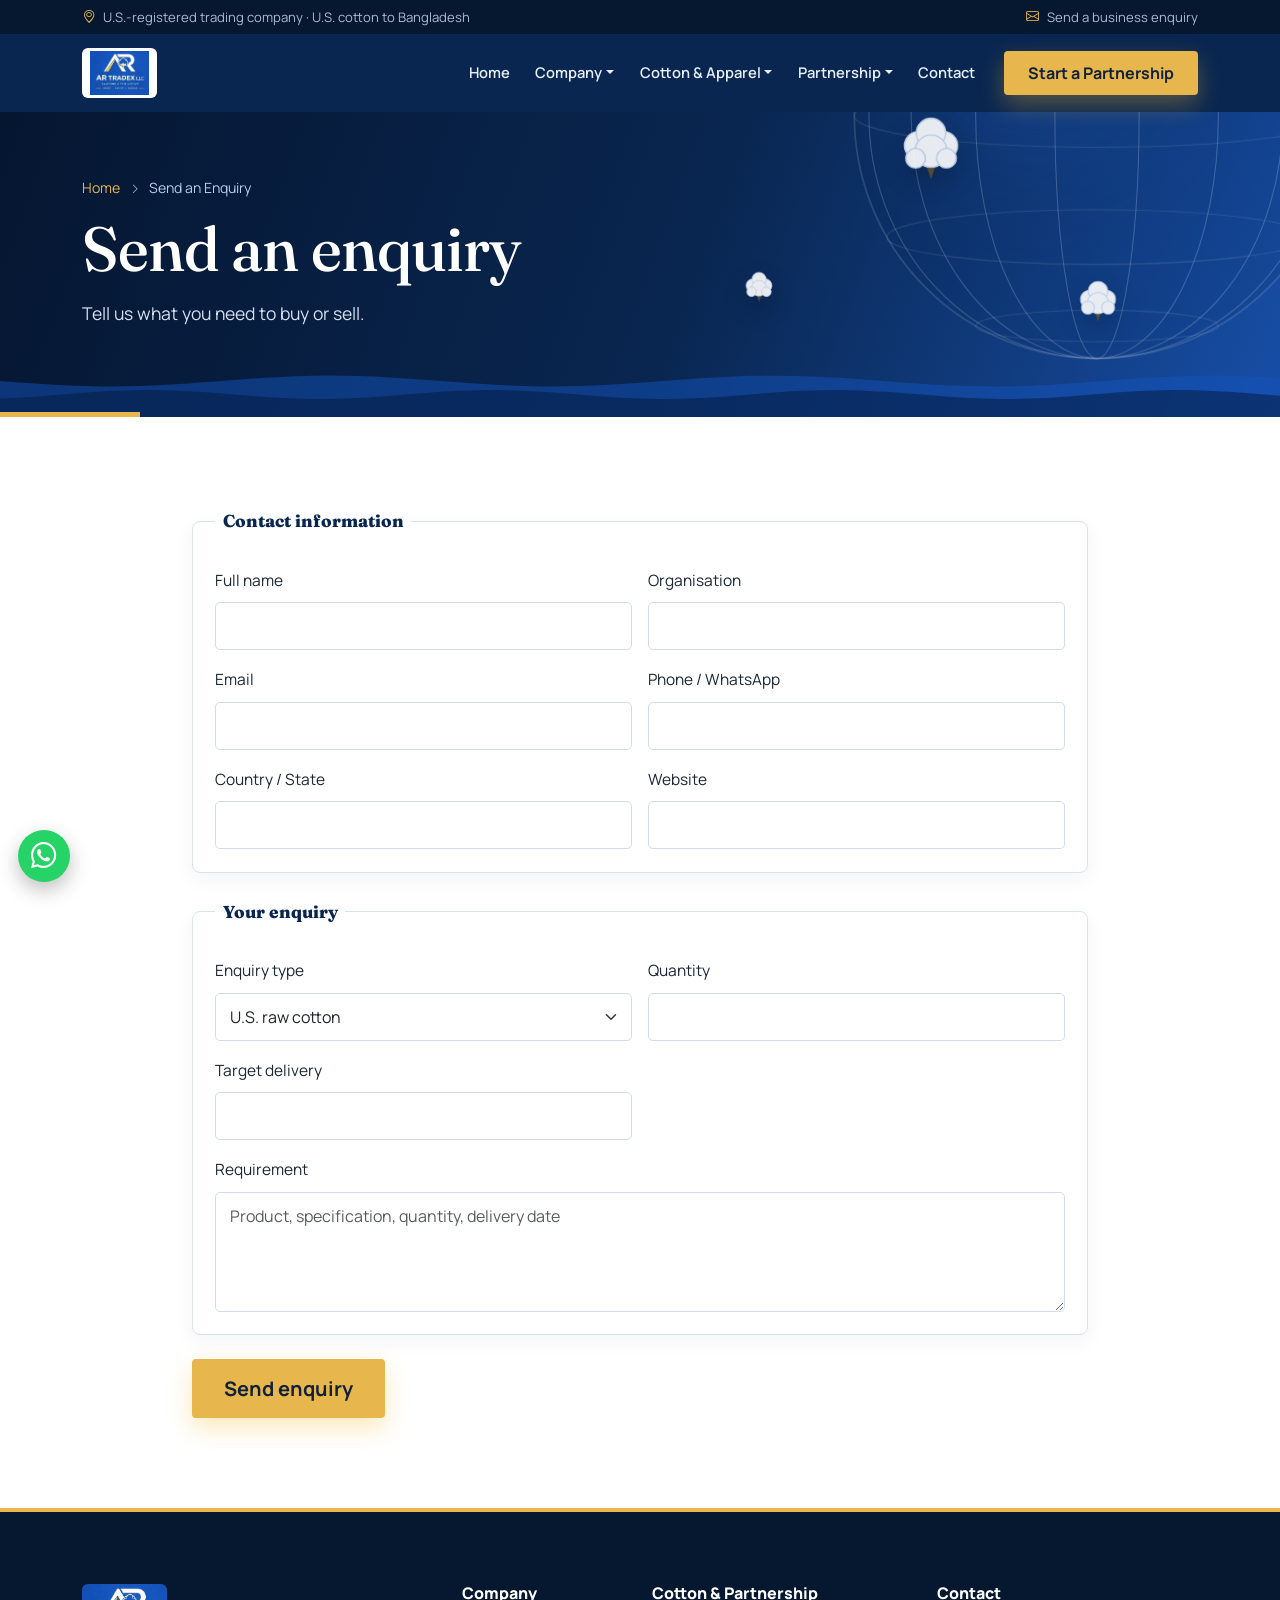
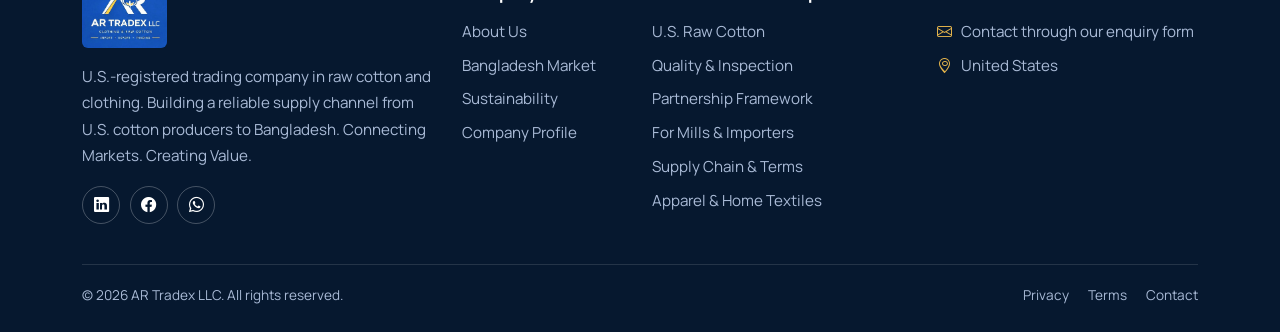
<file: enquiry.html>
<!DOCTYPE html>
<html lang="en"><head><meta charset="UTF-8"><meta name="viewport" content="width=device-width, initial-scale=1">
<title>Send an Enquiry | AR Tradex LLC</title><meta name="description" content="Send a trade enquiry."><meta name="theme-color" content="#0a2a5e">
<meta property="og:title" content="Send an Enquiry | AR Tradex LLC"><meta property="og:description" content="Send a trade enquiry.">
<link rel="icon" href="assets/favicon.png"><link rel="apple-touch-icon" href="assets/favicon.png">
<link rel="preconnect" href="https://fonts.googleapis.com"><link rel="preconnect" href="https://fonts.gstatic.com" crossorigin>
<link href="https://fonts.googleapis.com/css2?family=Fraunces:opsz,wght@9..144,500;9..144,600&family=Manrope:wght@400;500;600;700;800&display=swap" rel="stylesheet">
<link href="https://cdn.jsdelivr.net/npm/bootstrap@5.3.3/dist/css/bootstrap.min.css" rel="stylesheet">
<link href="https://cdn.jsdelivr.net/npm/bootstrap-icons@1.11.3/font/bootstrap-icons.min.css" rel="stylesheet">
<link href="css/style.css" rel="stylesheet"></head>
<body class="inner"><svg width="0" height="0" style="position:absolute" aria-hidden="true"><defs><symbol id="boll" viewBox="0 0 100 100"><path d="M50 96 L38 62 L62 62Z M20 74 L40 58 L46 66Z M80 74 L60 58 L54 66Z" fill="#5b4b33"/><g fill="#fff" stroke="#cfdcf2" stroke-width="2"><circle cx="32" cy="48" r="20"/><circle cx="68" cy="48" r="20"/><circle cx="50" cy="30" r="21"/><circle cx="50" cy="56" r="23"/><circle cx="28" cy="66" r="14"/><circle cx="72" cy="66" r="14"/></g></symbol></defs></svg>
<div class="progress-bar-top" id="pbar"></div>
<a class="visually-hidden-focusable skip" href="#main">Skip to content</a>
<div class="hdr fixed-top" id="hdr"><div class="topbar d-none d-lg-block"><div class="container d-flex justify-content-between"><span><i class="bi bi-geo-alt"></i> U.S.-registered trading company &middot; U.S. cotton to Bangladesh</span><span><a href="contact.html"><i class="bi bi-envelope"></i> Send a business enquiry</a></span></div></div>
<nav class="navbar navbar-expand-xl" id="nav"><div class="container">
<a class="navbar-brand" href="index.html"><img src="assets/logo.jpg" alt="AR Tradex LLC - Clothing &amp; Raw Cotton"></a>
<button class="navbar-toggler" data-bs-toggle="collapse" data-bs-target="#menu" aria-label="Open menu"><span class="navbar-toggler-icon"></span></button>
<div class="collapse navbar-collapse" id="menu"><ul class="navbar-nav ms-auto align-items-xl-center"><li class="nav-item"><a class="nav-link" href="index.html">Home</a></li><li class="nav-item dropdown"><a class="nav-link dropdown-toggle" href="#" role="button" data-bs-toggle="dropdown" aria-expanded="false">Company</a><ul class="dropdown-menu"><li><a class="dropdown-item" href="about.html">About Us</a></li><li><a class="dropdown-item" href="markets.html">Bangladesh Market</a></li><li><a class="dropdown-item" href="sustainability.html">Sustainability</a></li><li><a class="dropdown-item" href="company-profile.html">Company Profile</a></li></ul></li><li class="nav-item dropdown"><a class="nav-link dropdown-toggle" href="#" role="button" data-bs-toggle="dropdown" aria-expanded="false">Cotton & Apparel</a><ul class="dropdown-menu"><li><a class="dropdown-item" href="cotton.html">U.S. Raw Cotton</a></li><li><a class="dropdown-item" href="quality.html">Quality & Inspection</a></li><li><a class="dropdown-item" href="apparel.html">Apparel & Home Textiles</a></li></ul></li><li class="nav-item dropdown"><a class="nav-link dropdown-toggle" href="#" role="button" data-bs-toggle="dropdown" aria-expanded="false">Partnership</a><ul class="dropdown-menu"><li><a class="dropdown-item" href="partnership.html">Partnership Framework</a></li><li><a class="dropdown-item" href="mill-requirement.html">For Mills & Importers</a></li><li><a class="dropdown-item" href="supply-chain.html">Supply Chain & Terms</a></li></ul></li><li class="nav-item"><a class="nav-link" href="contact.html">Contact</a></li>
<li class="nav-item ms-xl-3 mt-2 mt-xl-0"><a class="btn btn-gold" href="partnership.html#proposal">Start a Partnership</a></li></ul></div></div></nav></div>
<header class="phead"><div class="container"><nav aria-label="breadcrumb" class="crumb"><a href="index.html">Home</a><i class="bi bi-chevron-right"></i>Send an Enquiry</nav><h1>Send an enquiry</h1><p>Tell us what you need to buy or sell.</p></div><div class="pscene" aria-hidden="true"><div class="g" data-speed="-.08"><svg viewBox="0 0 600 600" aria-hidden="true"><defs><radialGradient id="gg" cx="35%" cy="30%"><stop offset="0" stop-color="#2a6fe0" stop-opacity=".55"/><stop offset="1" stop-color="#071d42" stop-opacity=".15"/></radialGradient></defs><circle cx="300" cy="300" r="280" fill="url(#gg)" stroke="#fff" stroke-opacity=".25" stroke-width="2"/><g fill="none" stroke="#fff" stroke-opacity=".2" stroke-width="1.2"><ellipse cx="300" cy="300" rx="263.1" ry="280"/><ellipse cx="300" cy="300" rx="214.5" ry="280"/><ellipse cx="300" cy="300" rx="140.0" ry="280"/><ellipse cx="300" cy="300" rx="48.6" ry="280"/><ellipse cx="300" cy="300" rx="48.6" ry="280"/><ellipse cx="300" cy="300" rx="140.0" ry="280"/><ellipse cx="300" cy="300" rx="214.5" ry="280"/><ellipse cx="300" cy="300" rx="263.1" ry="280"/><ellipse cx="300" cy="542.5" rx="140.0" ry="18.2"/><ellipse cx="300" cy="440.0" rx="242.5" ry="31.5"/><ellipse cx="300" cy="300.0" rx="280.0" ry="36.4"/><ellipse cx="300" cy="160.0" rx="242.5" ry="31.5"/><ellipse cx="300" cy="57.5" rx="140.0" ry="18.2"/></g></svg></div><svg class="boll" data-speed="0.12" style="left:70%;top:20%;width:70px;animation-delay:0s;--r:15deg" viewBox="0 0 100 100" aria-hidden="true"><use href="#boll"/></svg><svg class="boll" data-speed="0.2" style="left:84%;top:55%;width:46px;animation-delay:1.2s;--r:-20deg" viewBox="0 0 100 100" aria-hidden="true"><use href="#boll"/></svg><svg class="boll" data-speed="0.08" style="left:58%;top:60%;width:34px;animation-delay:0.6s;--r:30deg" viewBox="0 0 100 100" aria-hidden="true"><use href="#boll"/></svg><svg class="w1" viewBox="0 0 1640 200" preserveAspectRatio="none" aria-hidden="true"><path d="M0,200 L0,120.0 L20,122.6 L40,125.2 L60,127.4 L80,129.3 L100,130.8 L120,131.7 L140,132.0 L160,131.7 L180,130.9 L200,129.5 L220,127.7 L240,125.5 L260,123.0 L280,120.4 L300,117.7 L320,115.2 L340,112.9 L360,110.9 L380,109.4 L400,108.4 L420,108.0 L440,108.2 L460,108.9 L480,110.2 L500,112.0 L520,114.2 L540,116.6 L560,119.3 L580,121.9 L600,124.5 L620,126.8 L640,128.8 L660,130.4 L680,131.5 L700,132.0 L720,131.9 L740,131.2 L760,130.0 L780,128.3 L800,126.1 L820,123.7 L840,121.1 L860,118.4 L880,115.9 L900,113.5 L920,111.4 L940,109.8 L960,108.6 L980,108.1 L1000,108.1 L1020,108.7 L1040,109.8 L1060,111.5 L1080,113.6 L1100,116.0 L1120,118.5 L1140,121.2 L1160,123.8 L1180,126.2 L1200,128.3 L1220,130.0 L1240,131.2 L1260,131.9 L1280,132.0 L1300,131.4 L1320,130.4 L1340,128.8 L1360,126.7 L1380,124.4 L1400,121.8 L1420,119.2 L1440,116.5 L1460,114.1 L1480,111.9 L1500,110.2 L1520,108.9 L1540,108.2 L1560,108.0 L1580,108.5 L1600,109.5 L1620,111.0 L1640,113.0 L1640,200 Z" fill="#1554be" fill-opacity="0.5"/><path d="M0,200 L0,159.1 L20,157.6 L40,155.4 L60,152.8 L80,150.0 L100,147.2 L120,144.6 L140,142.4 L160,140.9 L180,140.1 L200,140.1 L220,140.9 L240,142.5 L260,144.6 L280,147.2 L300,150.0 L320,152.8 L340,155.4 L360,157.6 L380,159.1 L400,159.9 L420,159.9 L440,159.1 L460,157.5 L480,155.4 L500,152.8 L520,150.0 L540,147.1 L560,144.6 L580,142.4 L600,140.9 L620,140.1 L640,140.1 L660,140.9 L680,142.5 L700,144.6 L720,147.2 L740,150.1 L760,152.9 L780,155.5 L800,157.6 L820,159.1 L840,159.9 L860,159.9 L880,159.1 L900,157.5 L920,155.4 L940,152.8 L960,149.9 L980,147.1 L1000,144.5 L1020,142.4 L1040,140.9 L1060,140.1 L1080,140.1 L1100,140.9 L1120,142.5 L1140,144.7 L1160,147.3 L1180,150.1 L1200,152.9 L1220,155.5 L1240,157.6 L1260,159.1 L1280,159.9 L1300,159.9 L1320,159.1 L1340,157.5 L1360,155.3 L1380,152.7 L1400,149.9 L1420,147.1 L1440,144.5 L1460,142.4 L1480,140.9 L1500,140.1 L1520,140.1 L1540,140.9 L1560,142.5 L1580,144.7 L1600,147.3 L1620,150.1 L1640,152.9 L1640,200 Z" fill="#071d42" fill-opacity="0.55"/></svg></div></header><main id="main"><section class="sec"><div class="container narrow"><form class="enq" action="submit-enquiry.php" method="post" novalidate><input type="text" name="website_confirm" class="hp-field" tabindex="-1" autocomplete="off" aria-hidden="true"><fieldset><legend>Contact information</legend><div class="row g-3"><div class="col-md-6"><label class="form-label" for="n">Full name</label><input type="text" class="form-control" id="n" placeholder="" required><div class="err">Please fill in this field.</div></div><div class="col-md-6"><label class="form-label" for="c">Organisation</label><input type="text" class="form-control" id="c" placeholder="" required><div class="err">Please fill in this field.</div></div><div class="col-md-6"><label class="form-label" for="e">Email</label><input type="email" class="form-control" id="e" placeholder="" required><div class="err">Please fill in this field.</div></div><div class="col-md-6"><label class="form-label" for="p">Phone / WhatsApp</label><input type="text" class="form-control" id="p" placeholder=""><div class="err">Please fill in this field.</div></div><div class="col-md-6"><label class="form-label" for="k">Country / State</label><input type="text" class="form-control" id="k" placeholder="" required><div class="err">Please fill in this field.</div></div><div class="col-md-6"><label class="form-label" for="u">Website</label><input type="text" class="form-control" id="u" placeholder=""><div class="err">Please fill in this field.</div></div></div></fieldset><fieldset><legend>Your enquiry</legend><div class="row g-3"><div class="col-md-6"><label class="form-label" for="t">Enquiry type</label><select class="form-select" id="t"><option>U.S. raw cotton</option><option>Partnership</option><option>Apparel</option><option>Home textiles</option><option>Other</option></select><div class="err">Please fill in this field.</div></div><div class="col-md-6"><label class="form-label" for="q">Quantity</label><input type="text" class="form-control" id="q" placeholder=""><div class="err">Please fill in this field.</div></div><div class="col-md-6"><label class="form-label" for="w">Target delivery</label><input type="text" class="form-control" id="w" placeholder=""><div class="err">Please fill in this field.</div></div><div class="col-12"><label class="form-label" for="x">Requirement</label><textarea class="form-control" id="x" rows="4" placeholder="Product, specification, quantity, delivery date" required></textarea><div class="err">Please fill in this field.</div></div></div></fieldset><button class="btn btn-gold btn-lg" type="submit">Send enquiry</button><div class="alert alert-success d-none mt-3" role="status">Thank you. Your message has been received. We will reply by email.</div></form></div></section></main>
<footer><div class="container"><div class="row g-4">
<div class="col-lg-4"><img src="assets/logo.jpg" class="flogo" alt="AR Tradex LLC"><p class="mt-3">U.S.-registered trading company in raw cotton and clothing. Building a reliable supply channel from U.S. cotton producers to Bangladesh. Connecting Markets. Creating Value.</p><div class="soc"><a href="contact.html" aria-label="LinkedIn: contact for company profile"><i class="bi bi-linkedin"></i></a><a href="contact.html" aria-label="Facebook: contact for company profile"><i class="bi bi-facebook"></i></a><a href="contact.html" aria-label="WhatsApp"><i class="bi bi-whatsapp"></i></a></div></div>
<div class="col-6 col-lg-2"><h4>Company</h4><a href="about.html">About Us</a><a href="markets.html">Bangladesh Market</a><a href="sustainability.html">Sustainability</a><a href="company-profile.html">Company Profile</a></div>
<div class="col-6 col-lg-3"><h4>Cotton &amp; Partnership</h4><a href="cotton.html">U.S. Raw Cotton</a><a href="quality.html">Quality &amp; Inspection</a><a href="partnership.html">Partnership Framework</a><a href="mill-requirement.html">For Mills &amp; Importers</a><a href="supply-chain.html">Supply Chain &amp; Terms</a><a href="apparel.html">Apparel &amp; Home Textiles</a></div>
<div class="col-lg-3"><h4>Contact</h4><p class="mb-2"><i class="bi bi-envelope"></i> Contact through our enquiry form</p><p><i class="bi bi-geo-alt"></i> United States</p></div></div>
<div class="fbar"><span>&copy; <span class="yr"></span> AR Tradex LLC. All rights reserved.</span><span><a href="privacy.html">Privacy</a><a href="terms.html">Terms</a><a href="contact.html">Contact</a></span></div></div></footer>
<a class="wa" href="contact.html" aria-label="Chat on WhatsApp"><i class="bi bi-whatsapp"></i></a>
<button class="totop" aria-label="Back to top"><i class="bi bi-arrow-up"></i></button>
<script src="https://code.jquery.com/jquery-3.7.1.min.js"></script>
<script src="https://cdn.jsdelivr.net/npm/bootstrap@5.3.3/dist/js/bootstrap.bundle.min.js"></script>
<script src="js/main.js"></script></body></html>
</file>
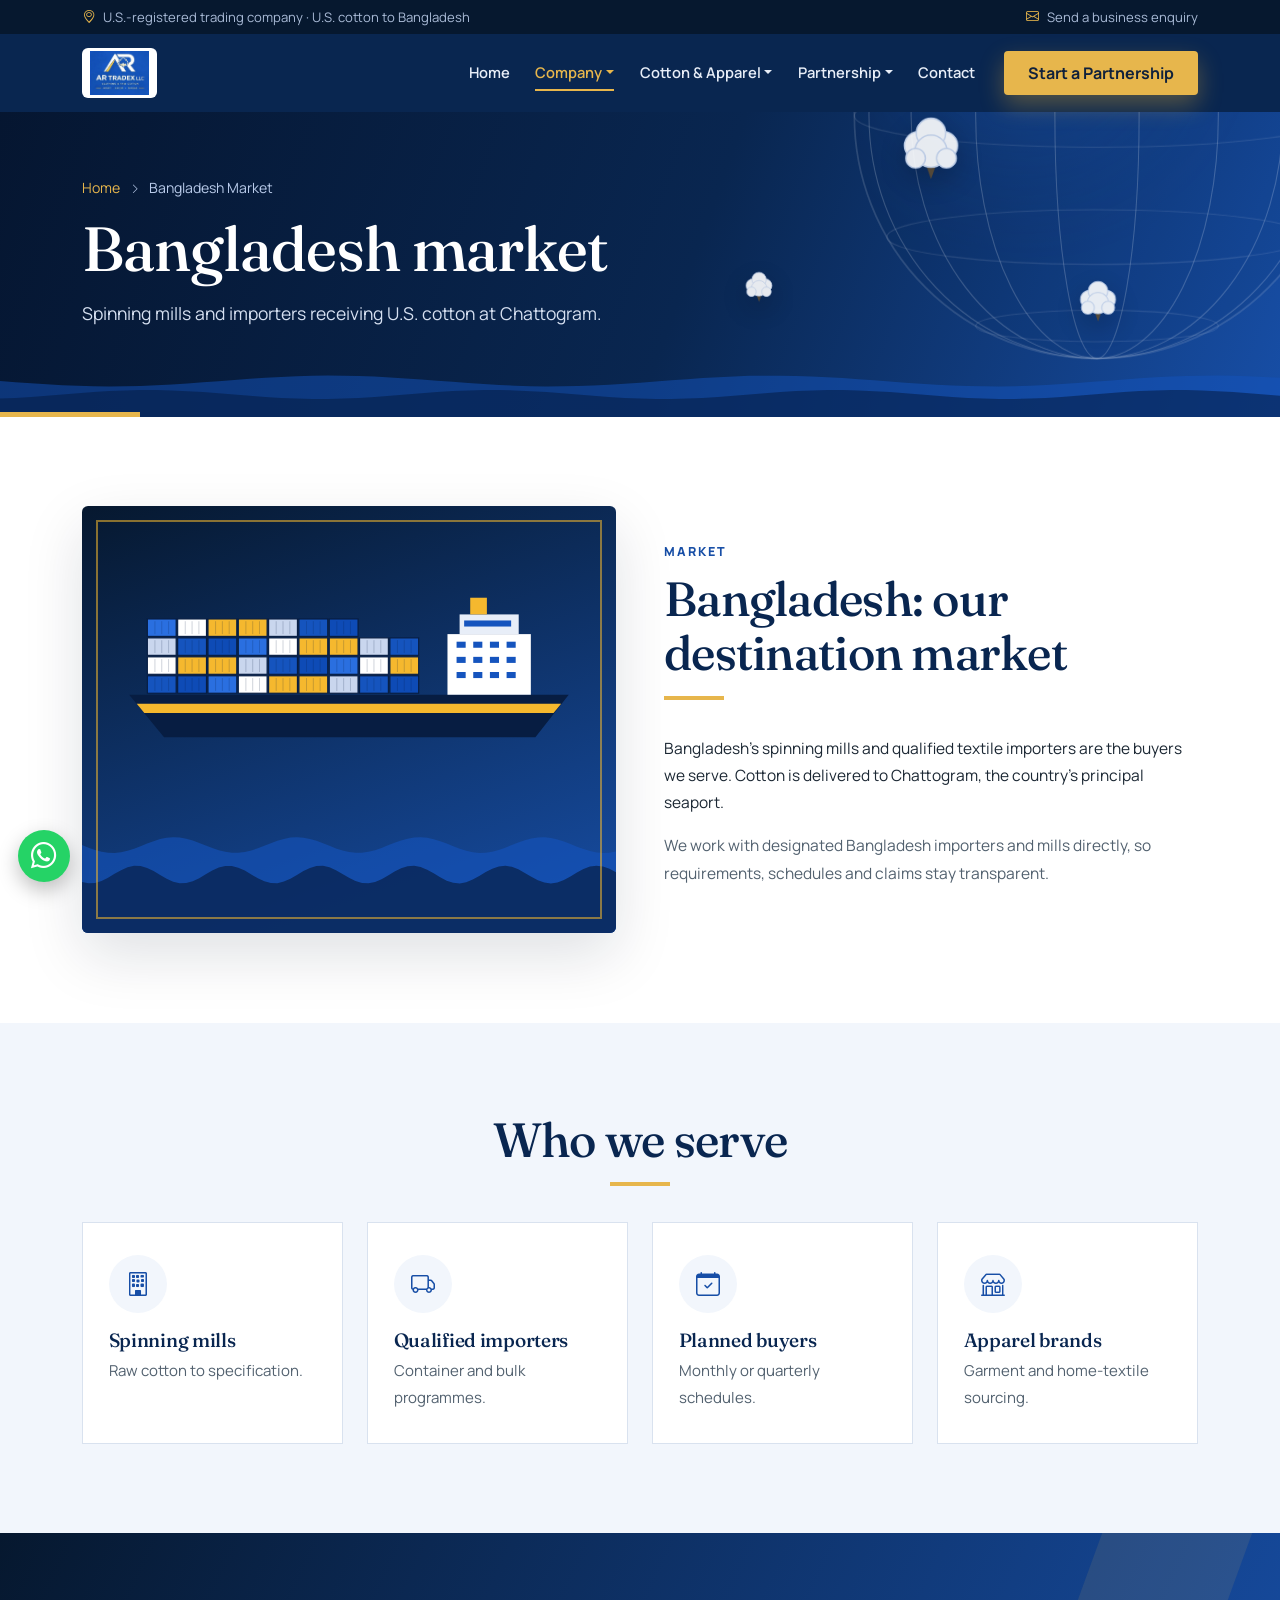
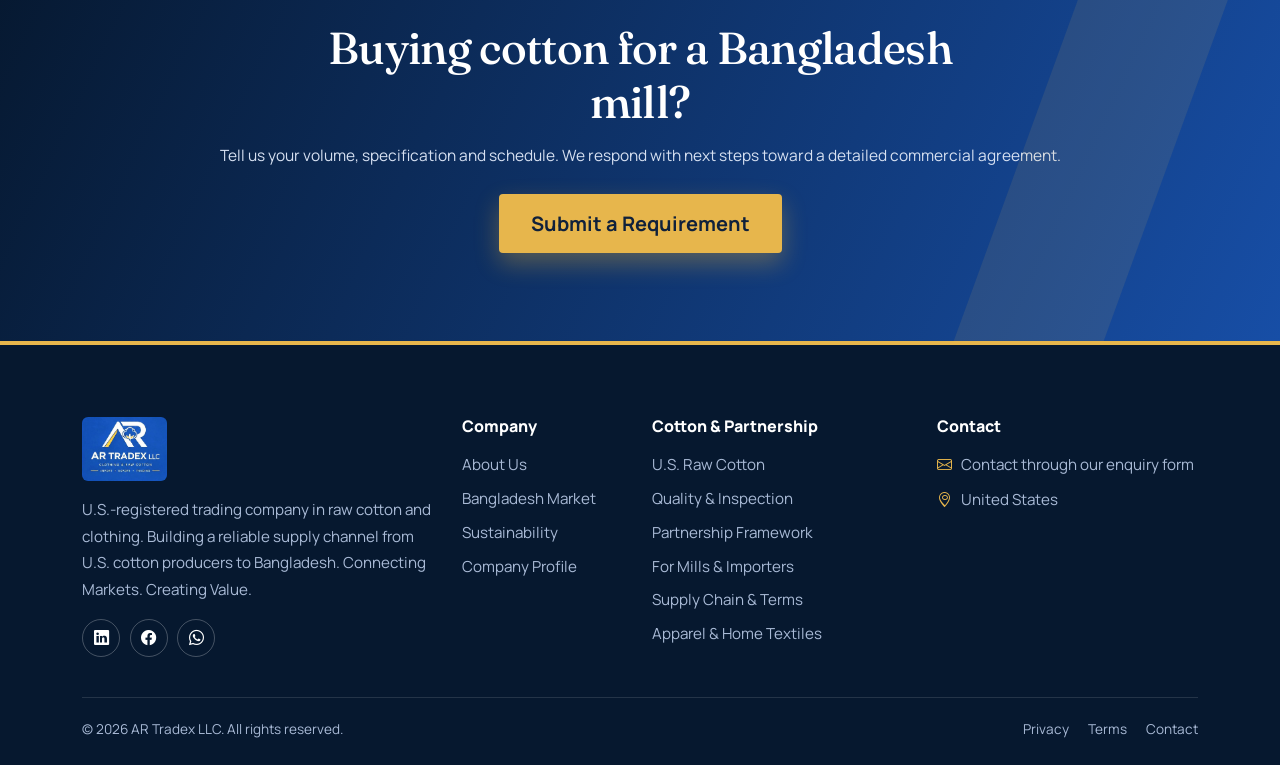
<file: markets.html>
<!DOCTYPE html>
<html lang="en"><head><meta charset="UTF-8"><meta name="viewport" content="width=device-width, initial-scale=1">
<title>Bangladesh Market | AR Tradex LLC</title><meta name="description" content="The Bangladesh market for U.S. raw cotton."><meta name="theme-color" content="#0a2a5e">
<meta property="og:title" content="Bangladesh Market | AR Tradex LLC"><meta property="og:description" content="The Bangladesh market for U.S. raw cotton.">
<link rel="icon" href="assets/favicon.png"><link rel="apple-touch-icon" href="assets/favicon.png">
<link rel="preconnect" href="https://fonts.googleapis.com"><link rel="preconnect" href="https://fonts.gstatic.com" crossorigin>
<link href="https://fonts.googleapis.com/css2?family=Fraunces:opsz,wght@9..144,500;9..144,600&family=Manrope:wght@400;500;600;700;800&display=swap" rel="stylesheet">
<link href="https://cdn.jsdelivr.net/npm/bootstrap@5.3.3/dist/css/bootstrap.min.css" rel="stylesheet">
<link href="https://cdn.jsdelivr.net/npm/bootstrap-icons@1.11.3/font/bootstrap-icons.min.css" rel="stylesheet">
<link href="css/style.css" rel="stylesheet"></head>
<body class="inner"><svg width="0" height="0" style="position:absolute" aria-hidden="true"><defs><symbol id="boll" viewBox="0 0 100 100"><path d="M50 96 L38 62 L62 62Z M20 74 L40 58 L46 66Z M80 74 L60 58 L54 66Z" fill="#5b4b33"/><g fill="#fff" stroke="#cfdcf2" stroke-width="2"><circle cx="32" cy="48" r="20"/><circle cx="68" cy="48" r="20"/><circle cx="50" cy="30" r="21"/><circle cx="50" cy="56" r="23"/><circle cx="28" cy="66" r="14"/><circle cx="72" cy="66" r="14"/></g></symbol></defs></svg>
<div class="progress-bar-top" id="pbar"></div>
<a class="visually-hidden-focusable skip" href="#main">Skip to content</a>
<div class="hdr fixed-top" id="hdr"><div class="topbar d-none d-lg-block"><div class="container d-flex justify-content-between"><span><i class="bi bi-geo-alt"></i> U.S.-registered trading company &middot; U.S. cotton to Bangladesh</span><span><a href="contact.html"><i class="bi bi-envelope"></i> Send a business enquiry</a></span></div></div>
<nav class="navbar navbar-expand-xl" id="nav"><div class="container">
<a class="navbar-brand" href="index.html"><img src="assets/logo.jpg" alt="AR Tradex LLC - Clothing &amp; Raw Cotton"></a>
<button class="navbar-toggler" data-bs-toggle="collapse" data-bs-target="#menu" aria-label="Open menu"><span class="navbar-toggler-icon"></span></button>
<div class="collapse navbar-collapse" id="menu"><ul class="navbar-nav ms-auto align-items-xl-center"><li class="nav-item"><a class="nav-link" href="index.html">Home</a></li><li class="nav-item dropdown"><a class="nav-link dropdown-toggle active" href="#" role="button" data-bs-toggle="dropdown" aria-expanded="false">Company</a><ul class="dropdown-menu"><li><a class="dropdown-item" href="about.html">About Us</a></li><li><a class="dropdown-item" href="markets.html">Bangladesh Market</a></li><li><a class="dropdown-item" href="sustainability.html">Sustainability</a></li><li><a class="dropdown-item" href="company-profile.html">Company Profile</a></li></ul></li><li class="nav-item dropdown"><a class="nav-link dropdown-toggle" href="#" role="button" data-bs-toggle="dropdown" aria-expanded="false">Cotton & Apparel</a><ul class="dropdown-menu"><li><a class="dropdown-item" href="cotton.html">U.S. Raw Cotton</a></li><li><a class="dropdown-item" href="quality.html">Quality & Inspection</a></li><li><a class="dropdown-item" href="apparel.html">Apparel & Home Textiles</a></li></ul></li><li class="nav-item dropdown"><a class="nav-link dropdown-toggle" href="#" role="button" data-bs-toggle="dropdown" aria-expanded="false">Partnership</a><ul class="dropdown-menu"><li><a class="dropdown-item" href="partnership.html">Partnership Framework</a></li><li><a class="dropdown-item" href="mill-requirement.html">For Mills & Importers</a></li><li><a class="dropdown-item" href="supply-chain.html">Supply Chain & Terms</a></li></ul></li><li class="nav-item"><a class="nav-link" href="contact.html">Contact</a></li>
<li class="nav-item ms-xl-3 mt-2 mt-xl-0"><a class="btn btn-gold" href="partnership.html#proposal">Start a Partnership</a></li></ul></div></div></nav></div>
<header class="phead"><div class="container"><nav aria-label="breadcrumb" class="crumb"><a href="index.html">Home</a><i class="bi bi-chevron-right"></i>Bangladesh Market</nav><h1>Bangladesh market</h1><p>Spinning mills and importers receiving U.S. cotton at Chattogram.</p></div><div class="pscene" aria-hidden="true"><div class="g" data-speed="-.08"><svg viewBox="0 0 600 600" aria-hidden="true"><defs><radialGradient id="gg" cx="35%" cy="30%"><stop offset="0" stop-color="#2a6fe0" stop-opacity=".55"/><stop offset="1" stop-color="#071d42" stop-opacity=".15"/></radialGradient></defs><circle cx="300" cy="300" r="280" fill="url(#gg)" stroke="#fff" stroke-opacity=".25" stroke-width="2"/><g fill="none" stroke="#fff" stroke-opacity=".2" stroke-width="1.2"><ellipse cx="300" cy="300" rx="263.1" ry="280"/><ellipse cx="300" cy="300" rx="214.5" ry="280"/><ellipse cx="300" cy="300" rx="140.0" ry="280"/><ellipse cx="300" cy="300" rx="48.6" ry="280"/><ellipse cx="300" cy="300" rx="48.6" ry="280"/><ellipse cx="300" cy="300" rx="140.0" ry="280"/><ellipse cx="300" cy="300" rx="214.5" ry="280"/><ellipse cx="300" cy="300" rx="263.1" ry="280"/><ellipse cx="300" cy="542.5" rx="140.0" ry="18.2"/><ellipse cx="300" cy="440.0" rx="242.5" ry="31.5"/><ellipse cx="300" cy="300.0" rx="280.0" ry="36.4"/><ellipse cx="300" cy="160.0" rx="242.5" ry="31.5"/><ellipse cx="300" cy="57.5" rx="140.0" ry="18.2"/></g></svg></div><svg class="boll" data-speed="0.12" style="left:70%;top:20%;width:70px;animation-delay:0s;--r:15deg" viewBox="0 0 100 100" aria-hidden="true"><use href="#boll"/></svg><svg class="boll" data-speed="0.2" style="left:84%;top:55%;width:46px;animation-delay:1.2s;--r:-20deg" viewBox="0 0 100 100" aria-hidden="true"><use href="#boll"/></svg><svg class="boll" data-speed="0.08" style="left:58%;top:60%;width:34px;animation-delay:0.6s;--r:30deg" viewBox="0 0 100 100" aria-hidden="true"><use href="#boll"/></svg><svg class="w1" viewBox="0 0 1640 200" preserveAspectRatio="none" aria-hidden="true"><path d="M0,200 L0,120.0 L20,122.6 L40,125.2 L60,127.4 L80,129.3 L100,130.8 L120,131.7 L140,132.0 L160,131.7 L180,130.9 L200,129.5 L220,127.7 L240,125.5 L260,123.0 L280,120.4 L300,117.7 L320,115.2 L340,112.9 L360,110.9 L380,109.4 L400,108.4 L420,108.0 L440,108.2 L460,108.9 L480,110.2 L500,112.0 L520,114.2 L540,116.6 L560,119.3 L580,121.9 L600,124.5 L620,126.8 L640,128.8 L660,130.4 L680,131.5 L700,132.0 L720,131.9 L740,131.2 L760,130.0 L780,128.3 L800,126.1 L820,123.7 L840,121.1 L860,118.4 L880,115.9 L900,113.5 L920,111.4 L940,109.8 L960,108.6 L980,108.1 L1000,108.1 L1020,108.7 L1040,109.8 L1060,111.5 L1080,113.6 L1100,116.0 L1120,118.5 L1140,121.2 L1160,123.8 L1180,126.2 L1200,128.3 L1220,130.0 L1240,131.2 L1260,131.9 L1280,132.0 L1300,131.4 L1320,130.4 L1340,128.8 L1360,126.7 L1380,124.4 L1400,121.8 L1420,119.2 L1440,116.5 L1460,114.1 L1480,111.9 L1500,110.2 L1520,108.9 L1540,108.2 L1560,108.0 L1580,108.5 L1600,109.5 L1620,111.0 L1640,113.0 L1640,200 Z" fill="#1554be" fill-opacity="0.5"/><path d="M0,200 L0,159.1 L20,157.6 L40,155.4 L60,152.8 L80,150.0 L100,147.2 L120,144.6 L140,142.4 L160,140.9 L180,140.1 L200,140.1 L220,140.9 L240,142.5 L260,144.6 L280,147.2 L300,150.0 L320,152.8 L340,155.4 L360,157.6 L380,159.1 L400,159.9 L420,159.9 L440,159.1 L460,157.5 L480,155.4 L500,152.8 L520,150.0 L540,147.1 L560,144.6 L580,142.4 L600,140.9 L620,140.1 L640,140.1 L660,140.9 L680,142.5 L700,144.6 L720,147.2 L740,150.1 L760,152.9 L780,155.5 L800,157.6 L820,159.1 L840,159.9 L860,159.9 L880,159.1 L900,157.5 L920,155.4 L940,152.8 L960,149.9 L980,147.1 L1000,144.5 L1020,142.4 L1040,140.9 L1060,140.1 L1080,140.1 L1100,140.9 L1120,142.5 L1140,144.7 L1160,147.3 L1180,150.1 L1200,152.9 L1220,155.5 L1240,157.6 L1260,159.1 L1280,159.9 L1300,159.9 L1320,159.1 L1340,157.5 L1360,155.3 L1380,152.7 L1400,149.9 L1420,147.1 L1440,144.5 L1460,142.4 L1480,140.9 L1500,140.1 L1520,140.1 L1540,140.9 L1560,142.5 L1580,144.7 L1600,147.3 L1620,150.1 L1640,152.9 L1640,200 Z" fill="#071d42" fill-opacity="0.55"/></svg></div></header><main id="main">
<section class="sec"><div class="container"><div class="row g-5 align-items-center"><div class="col-lg-6 rv"><div class="vis vis-ship"><svg viewBox="0 0 620 250" aria-hidden="true"><path d="M20 158 L600 158 L556 214 L66 214 Z" fill="#071d42"/><path d="M30 170 L590 170 L580 182 L40 182 Z" fill="#f5b82e"/><rect x="44" y="133" width="38" height="23" fill="#1554be" stroke="#071d42" stroke-width="1.5"/><path d="M54 136v17M63 136v17M72 136v17" stroke="#071d42" stroke-opacity=".25"/><rect x="84" y="133" width="38" height="23" fill="#0e4bb6" stroke="#071d42" stroke-width="1.5"/><path d="M94 136v17M103 136v17M112 136v17" stroke="#071d42" stroke-opacity=".25"/><rect x="124" y="133" width="38" height="23" fill="#2a6fe0" stroke="#071d42" stroke-width="1.5"/><path d="M134 136v17M143 136v17M152 136v17" stroke="#071d42" stroke-opacity=".25"/><rect x="164" y="133" width="38" height="23" fill="#ffffff" stroke="#071d42" stroke-width="1.5"/><path d="M174 136v17M183 136v17M192 136v17" stroke="#071d42" stroke-opacity=".25"/><rect x="204" y="133" width="38" height="23" fill="#f5b82e" stroke="#071d42" stroke-width="1.5"/><path d="M214 136v17M223 136v17M232 136v17" stroke="#071d42" stroke-opacity=".25"/><rect x="244" y="133" width="38" height="23" fill="#f5b82e" stroke="#071d42" stroke-width="1.5"/><path d="M254 136v17M263 136v17M272 136v17" stroke="#071d42" stroke-opacity=".25"/><rect x="284" y="133" width="38" height="23" fill="#c9d6ee" stroke="#071d42" stroke-width="1.5"/><path d="M294 136v17M303 136v17M312 136v17" stroke="#071d42" stroke-opacity=".25"/><rect x="324" y="133" width="38" height="23" fill="#1554be" stroke="#071d42" stroke-width="1.5"/><path d="M334 136v17M343 136v17M352 136v17" stroke="#071d42" stroke-opacity=".25"/><rect x="364" y="133" width="38" height="23" fill="#0e4bb6" stroke="#071d42" stroke-width="1.5"/><path d="M374 136v17M383 136v17M392 136v17" stroke="#071d42" stroke-opacity=".25"/><rect x="44" y="108" width="38" height="23" fill="#ffffff" stroke="#071d42" stroke-width="1.5"/><path d="M54 111v17M63 111v17M72 111v17" stroke="#071d42" stroke-opacity=".25"/><rect x="84" y="108" width="38" height="23" fill="#f5b82e" stroke="#071d42" stroke-width="1.5"/><path d="M94 111v17M103 111v17M112 111v17" stroke="#071d42" stroke-opacity=".25"/><rect x="124" y="108" width="38" height="23" fill="#f5b82e" stroke="#071d42" stroke-width="1.5"/><path d="M134 111v17M143 111v17M152 111v17" stroke="#071d42" stroke-opacity=".25"/><rect x="164" y="108" width="38" height="23" fill="#c9d6ee" stroke="#071d42" stroke-width="1.5"/><path d="M174 111v17M183 111v17M192 111v17" stroke="#071d42" stroke-opacity=".25"/><rect x="204" y="108" width="38" height="23" fill="#1554be" stroke="#071d42" stroke-width="1.5"/><path d="M214 111v17M223 111v17M232 111v17" stroke="#071d42" stroke-opacity=".25"/><rect x="244" y="108" width="38" height="23" fill="#0e4bb6" stroke="#071d42" stroke-width="1.5"/><path d="M254 111v17M263 111v17M272 111v17" stroke="#071d42" stroke-opacity=".25"/><rect x="284" y="108" width="38" height="23" fill="#2a6fe0" stroke="#071d42" stroke-width="1.5"/><path d="M294 111v17M303 111v17M312 111v17" stroke="#071d42" stroke-opacity=".25"/><rect x="324" y="108" width="38" height="23" fill="#ffffff" stroke="#071d42" stroke-width="1.5"/><path d="M334 111v17M343 111v17M352 111v17" stroke="#071d42" stroke-opacity=".25"/><rect x="364" y="108" width="38" height="23" fill="#f5b82e" stroke="#071d42" stroke-width="1.5"/><path d="M374 111v17M383 111v17M392 111v17" stroke="#071d42" stroke-opacity=".25"/><rect x="44" y="83" width="38" height="23" fill="#c9d6ee" stroke="#071d42" stroke-width="1.5"/><path d="M54 86v17M63 86v17M72 86v17" stroke="#071d42" stroke-opacity=".25"/><rect x="84" y="83" width="38" height="23" fill="#1554be" stroke="#071d42" stroke-width="1.5"/><path d="M94 86v17M103 86v17M112 86v17" stroke="#071d42" stroke-opacity=".25"/><rect x="124" y="83" width="38" height="23" fill="#0e4bb6" stroke="#071d42" stroke-width="1.5"/><path d="M134 86v17M143 86v17M152 86v17" stroke="#071d42" stroke-opacity=".25"/><rect x="164" y="83" width="38" height="23" fill="#2a6fe0" stroke="#071d42" stroke-width="1.5"/><path d="M174 86v17M183 86v17M192 86v17" stroke="#071d42" stroke-opacity=".25"/><rect x="204" y="83" width="38" height="23" fill="#ffffff" stroke="#071d42" stroke-width="1.5"/><path d="M214 86v17M223 86v17M232 86v17" stroke="#071d42" stroke-opacity=".25"/><rect x="244" y="83" width="38" height="23" fill="#f5b82e" stroke="#071d42" stroke-width="1.5"/><path d="M254 86v17M263 86v17M272 86v17" stroke="#071d42" stroke-opacity=".25"/><rect x="284" y="83" width="38" height="23" fill="#f5b82e" stroke="#071d42" stroke-width="1.5"/><path d="M294 86v17M303 86v17M312 86v17" stroke="#071d42" stroke-opacity=".25"/><rect x="324" y="83" width="38" height="23" fill="#c9d6ee" stroke="#071d42" stroke-width="1.5"/><path d="M334 86v17M343 86v17M352 86v17" stroke="#071d42" stroke-opacity=".25"/><rect x="364" y="83" width="38" height="23" fill="#1554be" stroke="#071d42" stroke-width="1.5"/><path d="M374 86v17M383 86v17M392 86v17" stroke="#071d42" stroke-opacity=".25"/><rect x="44" y="58" width="38" height="23" fill="#2a6fe0" stroke="#071d42" stroke-width="1.5"/><path d="M54 61v17M63 61v17M72 61v17" stroke="#071d42" stroke-opacity=".25"/><rect x="84" y="58" width="38" height="23" fill="#ffffff" stroke="#071d42" stroke-width="1.5"/><path d="M94 61v17M103 61v17M112 61v17" stroke="#071d42" stroke-opacity=".25"/><rect x="124" y="58" width="38" height="23" fill="#f5b82e" stroke="#071d42" stroke-width="1.5"/><path d="M134 61v17M143 61v17M152 61v17" stroke="#071d42" stroke-opacity=".25"/><rect x="164" y="58" width="38" height="23" fill="#f5b82e" stroke="#071d42" stroke-width="1.5"/><path d="M174 61v17M183 61v17M192 61v17" stroke="#071d42" stroke-opacity=".25"/><rect x="204" y="58" width="38" height="23" fill="#c9d6ee" stroke="#071d42" stroke-width="1.5"/><path d="M214 61v17M223 61v17M232 61v17" stroke="#071d42" stroke-opacity=".25"/><rect x="244" y="58" width="38" height="23" fill="#1554be" stroke="#071d42" stroke-width="1.5"/><path d="M254 61v17M263 61v17M272 61v17" stroke="#071d42" stroke-opacity=".25"/><rect x="284" y="58" width="38" height="23" fill="#0e4bb6" stroke="#071d42" stroke-width="1.5"/><path d="M294 61v17M303 61v17M312 61v17" stroke="#071d42" stroke-opacity=".25"/><rect x="440" y="78" width="110" height="80" fill="#fff"/><rect x="456" y="52" width="78" height="26" fill="#e8eef8"/><rect x="470" y="30" width="22" height="22" fill="#f5b82e"/><rect x="452" y="88" width="12" height="8" fill="#1554be"/><rect x="474" y="88" width="12" height="8" fill="#1554be"/><rect x="496" y="88" width="12" height="8" fill="#1554be"/><rect x="518" y="88" width="12" height="8" fill="#1554be"/><rect x="452" y="108" width="12" height="8" fill="#1554be"/><rect x="474" y="108" width="12" height="8" fill="#1554be"/><rect x="496" y="108" width="12" height="8" fill="#1554be"/><rect x="518" y="108" width="12" height="8" fill="#1554be"/><rect x="452" y="128" width="12" height="8" fill="#1554be"/><rect x="474" y="128" width="12" height="8" fill="#1554be"/><rect x="496" y="128" width="12" height="8" fill="#1554be"/><rect x="518" y="128" width="12" height="8" fill="#1554be"/><rect x="462" y="60" width="62" height="8" fill="#1554be"/></svg><svg class="w" viewBox="0 0 1640 200" preserveAspectRatio="none" aria-hidden="true"><path d="M0,200 L0,110.0 L20,112.6 L40,114.9 L60,116.7 L80,117.8 L100,118.0 L120,117.3 L140,115.8 L160,113.7 L180,111.1 L200,108.5 L220,106.0 L240,103.9 L260,102.6 L280,102.0 L300,102.3 L320,103.5 L340,105.4 L360,107.8 L380,110.4 L400,113.0 L420,115.3 L440,116.9 L460,117.9 L480,117.9 L500,117.1 L520,115.5 L540,113.3 L560,110.7 L580,108.1 L600,105.6 L620,103.7 L640,102.4 L660,102.0 L680,102.5 L700,103.7 L720,105.7 L740,108.2 L760,110.8 L780,113.4 L800,115.6 L820,117.1 L840,117.9 L860,117.8 L880,116.9 L900,115.2 L920,112.9 L940,110.3 L960,107.7 L980,105.3 L1000,103.5 L1020,102.3 L1040,102.0 L1060,102.6 L1080,104.0 L1100,106.1 L1120,108.5 L1140,111.2 L1160,113.7 L1180,115.8 L1200,117.3 L1220,118.0 L1240,117.8 L1260,116.7 L1280,114.9 L1300,112.6 L1320,109.9 L1340,107.3 L1360,105.0 L1380,103.2 L1400,102.2 L1420,102.0 L1440,102.8 L1460,104.3 L1480,106.4 L1500,108.9 L1520,111.6 L1540,114.1 L1560,116.1 L1580,117.5 L1600,118.0 L1620,117.7 L1640,116.5 L1640,200 Z" fill="#1554be" fill-opacity="0.6"/><path d="M0,200 L0,147.6 L20,148.9 L40,148.5 L60,146.5 L80,143.2 L100,139.3 L120,135.5 L140,132.6 L160,131.1 L180,131.4 L200,133.3 L220,136.5 L240,140.5 L260,144.3 L280,147.3 L300,148.8 L320,148.7 L340,146.9 L360,143.7 L380,139.8 L400,136.0 L420,132.9 L440,131.2 L460,131.2 L480,133.0 L500,136.0 L520,139.9 L540,143.8 L560,146.9 L580,148.7 L600,148.8 L620,147.2 L640,144.2 L660,140.4 L680,136.5 L700,133.3 L720,131.3 L740,131.1 L760,132.6 L780,135.6 L800,139.4 L820,143.3 L840,146.6 L860,148.6 L880,148.9 L900,147.5 L920,144.7 L940,140.9 L960,137.0 L980,133.6 L1000,131.5 L1020,131.0 L1040,132.3 L1060,135.1 L1080,138.8 L1100,142.8 L1120,146.2 L1140,148.4 L1160,149.0 L1180,147.8 L1200,145.1 L1220,141.5 L1240,137.5 L1260,134.0 L1280,131.7 L1300,131.0 L1320,132.1 L1340,134.6 L1360,138.3 L1380,142.2 L1400,145.8 L1420,148.2 L1440,149.0 L1460,148.1 L1480,145.6 L1500,142.0 L1520,138.0 L1540,134.4 L1560,131.9 L1580,131.0 L1600,131.8 L1620,134.2 L1640,137.7 L1640,200 Z" fill="#0a2a5e" fill-opacity="0.9"/></svg></div></div><div class="col-lg-6 rv"><div class="shead  rv"><span class="eyebrow">Market</span><h2>Bangladesh: our destination market</h2><div class="rule"></div></div><p class="">Bangladesh's spinning mills and qualified textile importers are the buyers we serve. Cotton is delivered to Chattogram, the country's principal seaport.</p><p class="muted">We work with designated Bangladesh importers and mills directly, so requirements, schedules and claims stay transparent.</p></div></div></div></section>
<section class="sec alt"><div class="container"><div class="shead text-center rv"><h2>Who we serve</h2><div class="rule"></div></div><div class="row g-4"><div class="col-md-6 col-lg-3 rv" style="--d:0ms"><div class="card-x"><span class="ic"><i class="bi bi-building"></i></span><h3>Spinning mills</h3><p>Raw cotton to specification.</p></div></div><div class="col-md-6 col-lg-3 rv" style="--d:80ms"><div class="card-x"><span class="ic"><i class="bi bi-truck"></i></span><h3>Qualified importers</h3><p>Container and bulk programmes.</p></div></div><div class="col-md-6 col-lg-3 rv" style="--d:160ms"><div class="card-x"><span class="ic"><i class="bi bi-calendar-check"></i></span><h3>Planned buyers</h3><p>Monthly or quarterly schedules.</p></div></div><div class="col-md-6 col-lg-3 rv" style="--d:240ms"><div class="card-x"><span class="ic"><i class="bi bi-shop"></i></span><h3>Apparel brands</h3><p>Garment and home-textile sourcing.</p></div></div></div></div></section><section class="cta"><div class="container text-center rv"><h2>Buying cotton for a Bangladesh mill?</h2><p>Tell us your volume, specification and schedule. We respond with next steps toward a detailed commercial agreement.</p><a class="btn btn-gold btn-lg" href="mill-requirement.html">Submit a Requirement</a></div></section></main>
<footer><div class="container"><div class="row g-4">
<div class="col-lg-4"><img src="assets/logo.jpg" class="flogo" alt="AR Tradex LLC"><p class="mt-3">U.S.-registered trading company in raw cotton and clothing. Building a reliable supply channel from U.S. cotton producers to Bangladesh. Connecting Markets. Creating Value.</p><div class="soc"><a href="contact.html" aria-label="LinkedIn: contact for company profile"><i class="bi bi-linkedin"></i></a><a href="contact.html" aria-label="Facebook: contact for company profile"><i class="bi bi-facebook"></i></a><a href="contact.html" aria-label="WhatsApp"><i class="bi bi-whatsapp"></i></a></div></div>
<div class="col-6 col-lg-2"><h4>Company</h4><a href="about.html">About Us</a><a href="markets.html">Bangladesh Market</a><a href="sustainability.html">Sustainability</a><a href="company-profile.html">Company Profile</a></div>
<div class="col-6 col-lg-3"><h4>Cotton &amp; Partnership</h4><a href="cotton.html">U.S. Raw Cotton</a><a href="quality.html">Quality &amp; Inspection</a><a href="partnership.html">Partnership Framework</a><a href="mill-requirement.html">For Mills &amp; Importers</a><a href="supply-chain.html">Supply Chain &amp; Terms</a><a href="apparel.html">Apparel &amp; Home Textiles</a></div>
<div class="col-lg-3"><h4>Contact</h4><p class="mb-2"><i class="bi bi-envelope"></i> Contact through our enquiry form</p><p><i class="bi bi-geo-alt"></i> United States</p></div></div>
<div class="fbar"><span>&copy; <span class="yr"></span> AR Tradex LLC. All rights reserved.</span><span><a href="privacy.html">Privacy</a><a href="terms.html">Terms</a><a href="contact.html">Contact</a></span></div></div></footer>
<a class="wa" href="contact.html" aria-label="Chat on WhatsApp"><i class="bi bi-whatsapp"></i></a>
<button class="totop" aria-label="Back to top"><i class="bi bi-arrow-up"></i></button>
<script src="https://code.jquery.com/jquery-3.7.1.min.js"></script>
<script src="https://cdn.jsdelivr.net/npm/bootstrap@5.3.3/dist/js/bootstrap.bundle.min.js"></script>
<script src="js/main.js"></script></body></html>
</file>
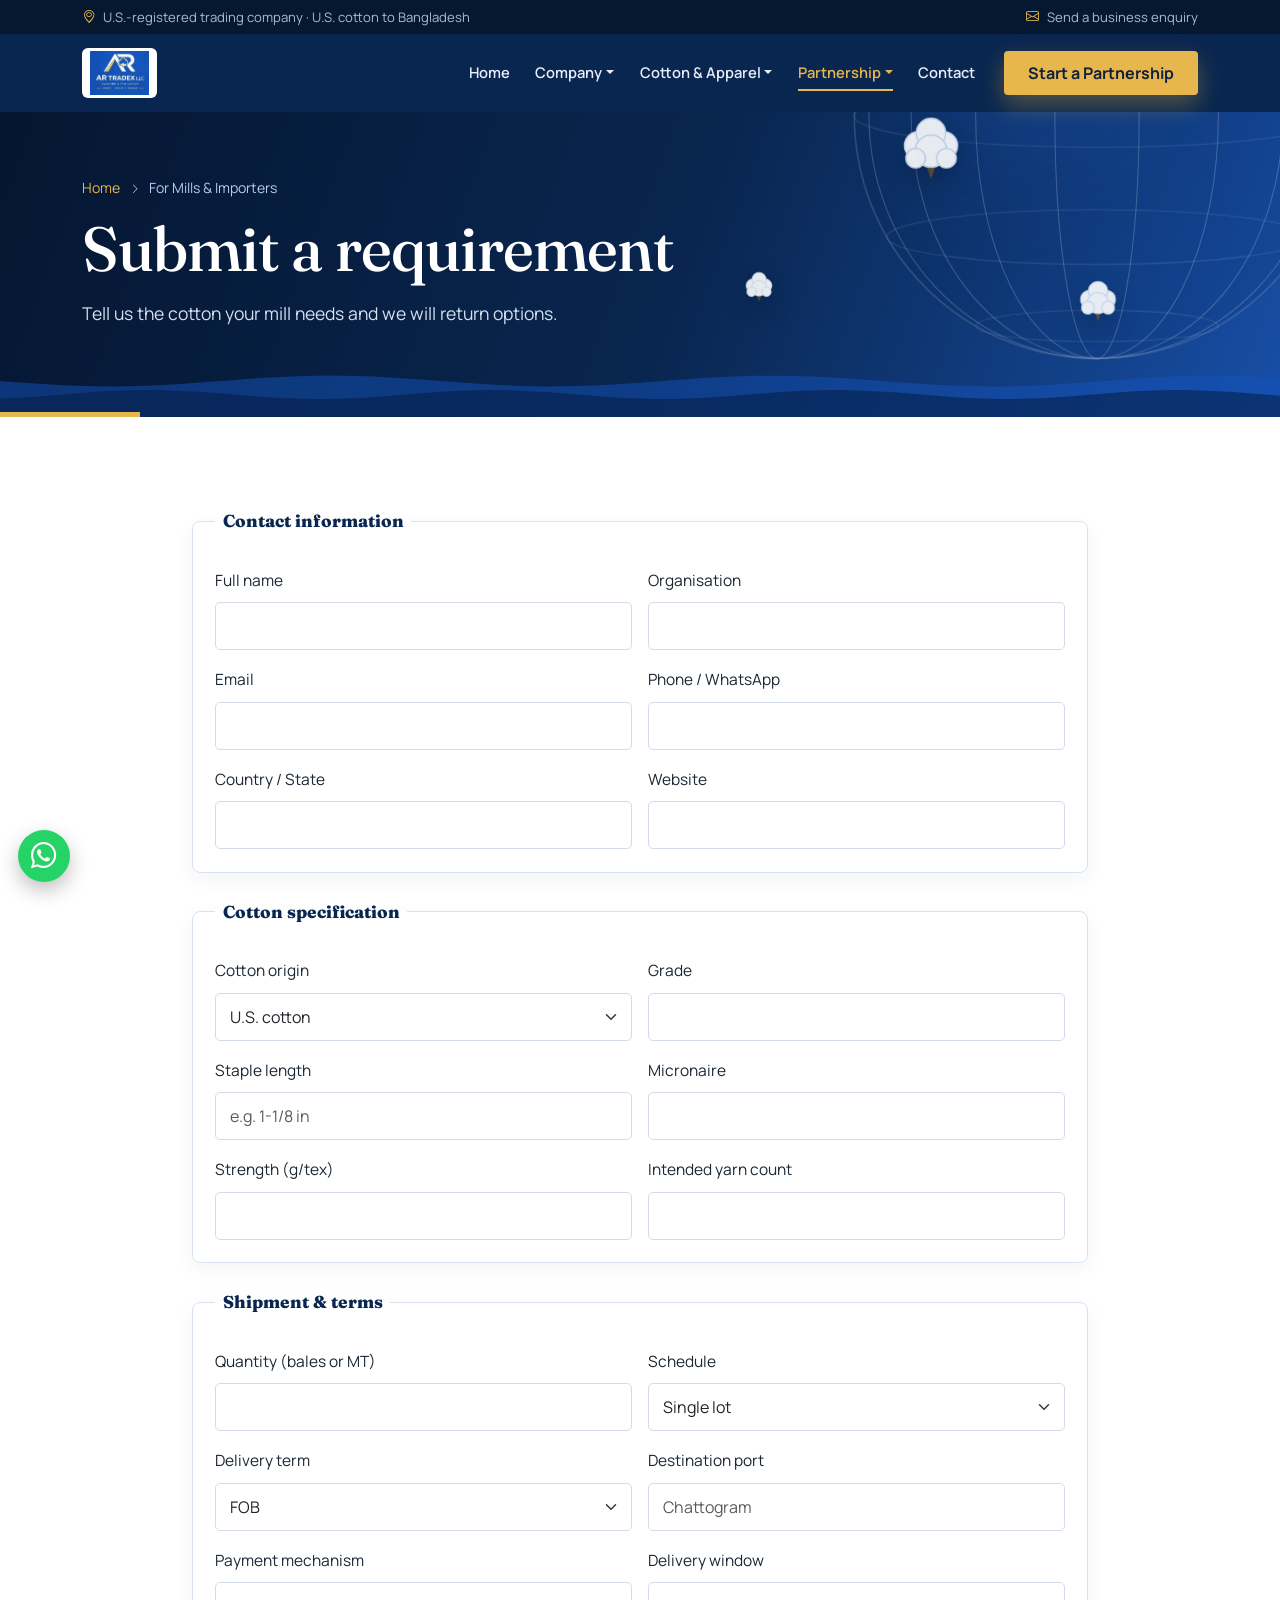
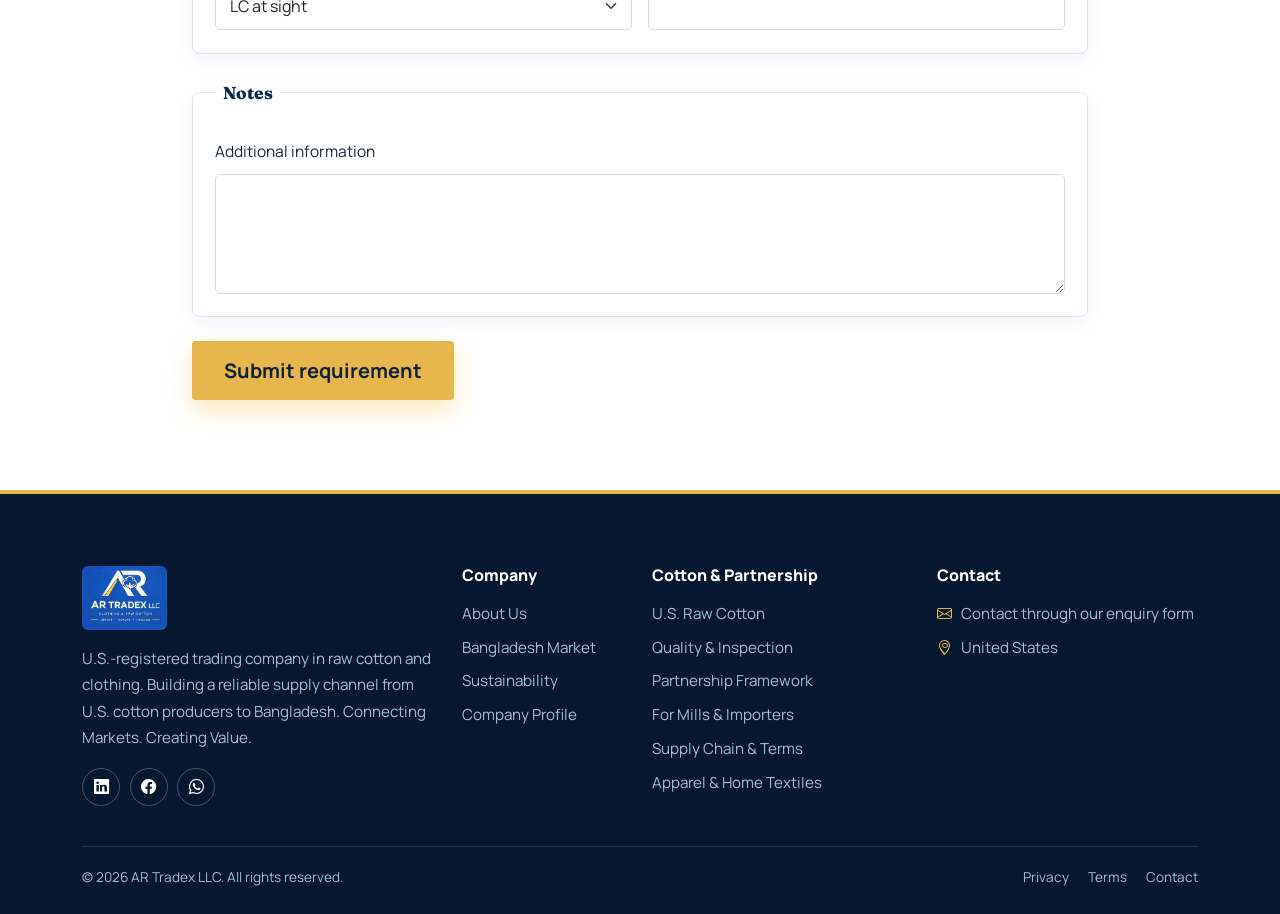
<file: mill-requirement.html>
<!DOCTYPE html>
<html lang="en"><head><meta charset="UTF-8"><meta name="viewport" content="width=device-width, initial-scale=1">
<title>For Mills & Importers | AR Tradex LLC</title><meta name="description" content="Submit a raw cotton requirement."><meta name="theme-color" content="#0a2a5e">
<meta property="og:title" content="For Mills & Importers | AR Tradex LLC"><meta property="og:description" content="Submit a raw cotton requirement.">
<link rel="icon" href="assets/favicon.png"><link rel="apple-touch-icon" href="assets/favicon.png">
<link rel="preconnect" href="https://fonts.googleapis.com"><link rel="preconnect" href="https://fonts.gstatic.com" crossorigin>
<link href="https://fonts.googleapis.com/css2?family=Fraunces:opsz,wght@9..144,500;9..144,600&family=Manrope:wght@400;500;600;700;800&display=swap" rel="stylesheet">
<link href="https://cdn.jsdelivr.net/npm/bootstrap@5.3.3/dist/css/bootstrap.min.css" rel="stylesheet">
<link href="https://cdn.jsdelivr.net/npm/bootstrap-icons@1.11.3/font/bootstrap-icons.min.css" rel="stylesheet">
<link href="css/style.css" rel="stylesheet"></head>
<body class="inner"><svg width="0" height="0" style="position:absolute" aria-hidden="true"><defs><symbol id="boll" viewBox="0 0 100 100"><path d="M50 96 L38 62 L62 62Z M20 74 L40 58 L46 66Z M80 74 L60 58 L54 66Z" fill="#5b4b33"/><g fill="#fff" stroke="#cfdcf2" stroke-width="2"><circle cx="32" cy="48" r="20"/><circle cx="68" cy="48" r="20"/><circle cx="50" cy="30" r="21"/><circle cx="50" cy="56" r="23"/><circle cx="28" cy="66" r="14"/><circle cx="72" cy="66" r="14"/></g></symbol></defs></svg>
<div class="progress-bar-top" id="pbar"></div>
<a class="visually-hidden-focusable skip" href="#main">Skip to content</a>
<div class="hdr fixed-top" id="hdr"><div class="topbar d-none d-lg-block"><div class="container d-flex justify-content-between"><span><i class="bi bi-geo-alt"></i> U.S.-registered trading company &middot; U.S. cotton to Bangladesh</span><span><a href="contact.html"><i class="bi bi-envelope"></i> Send a business enquiry</a></span></div></div>
<nav class="navbar navbar-expand-xl" id="nav"><div class="container">
<a class="navbar-brand" href="index.html"><img src="assets/logo.jpg" alt="AR Tradex LLC - Clothing &amp; Raw Cotton"></a>
<button class="navbar-toggler" data-bs-toggle="collapse" data-bs-target="#menu" aria-label="Open menu"><span class="navbar-toggler-icon"></span></button>
<div class="collapse navbar-collapse" id="menu"><ul class="navbar-nav ms-auto align-items-xl-center"><li class="nav-item"><a class="nav-link" href="index.html">Home</a></li><li class="nav-item dropdown"><a class="nav-link dropdown-toggle" href="#" role="button" data-bs-toggle="dropdown" aria-expanded="false">Company</a><ul class="dropdown-menu"><li><a class="dropdown-item" href="about.html">About Us</a></li><li><a class="dropdown-item" href="markets.html">Bangladesh Market</a></li><li><a class="dropdown-item" href="sustainability.html">Sustainability</a></li><li><a class="dropdown-item" href="company-profile.html">Company Profile</a></li></ul></li><li class="nav-item dropdown"><a class="nav-link dropdown-toggle" href="#" role="button" data-bs-toggle="dropdown" aria-expanded="false">Cotton & Apparel</a><ul class="dropdown-menu"><li><a class="dropdown-item" href="cotton.html">U.S. Raw Cotton</a></li><li><a class="dropdown-item" href="quality.html">Quality & Inspection</a></li><li><a class="dropdown-item" href="apparel.html">Apparel & Home Textiles</a></li></ul></li><li class="nav-item dropdown"><a class="nav-link dropdown-toggle active" href="#" role="button" data-bs-toggle="dropdown" aria-expanded="false">Partnership</a><ul class="dropdown-menu"><li><a class="dropdown-item" href="partnership.html">Partnership Framework</a></li><li><a class="dropdown-item" href="mill-requirement.html">For Mills & Importers</a></li><li><a class="dropdown-item" href="supply-chain.html">Supply Chain & Terms</a></li></ul></li><li class="nav-item"><a class="nav-link" href="contact.html">Contact</a></li>
<li class="nav-item ms-xl-3 mt-2 mt-xl-0"><a class="btn btn-gold" href="partnership.html#proposal">Start a Partnership</a></li></ul></div></div></nav></div>
<header class="phead"><div class="container"><nav aria-label="breadcrumb" class="crumb"><a href="index.html">Home</a><i class="bi bi-chevron-right"></i>For Mills & Importers</nav><h1>Submit a requirement</h1><p>Tell us the cotton your mill needs and we will return options.</p></div><div class="pscene" aria-hidden="true"><div class="g" data-speed="-.08"><svg viewBox="0 0 600 600" aria-hidden="true"><defs><radialGradient id="gg" cx="35%" cy="30%"><stop offset="0" stop-color="#2a6fe0" stop-opacity=".55"/><stop offset="1" stop-color="#071d42" stop-opacity=".15"/></radialGradient></defs><circle cx="300" cy="300" r="280" fill="url(#gg)" stroke="#fff" stroke-opacity=".25" stroke-width="2"/><g fill="none" stroke="#fff" stroke-opacity=".2" stroke-width="1.2"><ellipse cx="300" cy="300" rx="263.1" ry="280"/><ellipse cx="300" cy="300" rx="214.5" ry="280"/><ellipse cx="300" cy="300" rx="140.0" ry="280"/><ellipse cx="300" cy="300" rx="48.6" ry="280"/><ellipse cx="300" cy="300" rx="48.6" ry="280"/><ellipse cx="300" cy="300" rx="140.0" ry="280"/><ellipse cx="300" cy="300" rx="214.5" ry="280"/><ellipse cx="300" cy="300" rx="263.1" ry="280"/><ellipse cx="300" cy="542.5" rx="140.0" ry="18.2"/><ellipse cx="300" cy="440.0" rx="242.5" ry="31.5"/><ellipse cx="300" cy="300.0" rx="280.0" ry="36.4"/><ellipse cx="300" cy="160.0" rx="242.5" ry="31.5"/><ellipse cx="300" cy="57.5" rx="140.0" ry="18.2"/></g></svg></div><svg class="boll" data-speed="0.12" style="left:70%;top:20%;width:70px;animation-delay:0s;--r:15deg" viewBox="0 0 100 100" aria-hidden="true"><use href="#boll"/></svg><svg class="boll" data-speed="0.2" style="left:84%;top:55%;width:46px;animation-delay:1.2s;--r:-20deg" viewBox="0 0 100 100" aria-hidden="true"><use href="#boll"/></svg><svg class="boll" data-speed="0.08" style="left:58%;top:60%;width:34px;animation-delay:0.6s;--r:30deg" viewBox="0 0 100 100" aria-hidden="true"><use href="#boll"/></svg><svg class="w1" viewBox="0 0 1640 200" preserveAspectRatio="none" aria-hidden="true"><path d="M0,200 L0,120.0 L20,122.6 L40,125.2 L60,127.4 L80,129.3 L100,130.8 L120,131.7 L140,132.0 L160,131.7 L180,130.9 L200,129.5 L220,127.7 L240,125.5 L260,123.0 L280,120.4 L300,117.7 L320,115.2 L340,112.9 L360,110.9 L380,109.4 L400,108.4 L420,108.0 L440,108.2 L460,108.9 L480,110.2 L500,112.0 L520,114.2 L540,116.6 L560,119.3 L580,121.9 L600,124.5 L620,126.8 L640,128.8 L660,130.4 L680,131.5 L700,132.0 L720,131.9 L740,131.2 L760,130.0 L780,128.3 L800,126.1 L820,123.7 L840,121.1 L860,118.4 L880,115.9 L900,113.5 L920,111.4 L940,109.8 L960,108.6 L980,108.1 L1000,108.1 L1020,108.7 L1040,109.8 L1060,111.5 L1080,113.6 L1100,116.0 L1120,118.5 L1140,121.2 L1160,123.8 L1180,126.2 L1200,128.3 L1220,130.0 L1240,131.2 L1260,131.9 L1280,132.0 L1300,131.4 L1320,130.4 L1340,128.8 L1360,126.7 L1380,124.4 L1400,121.8 L1420,119.2 L1440,116.5 L1460,114.1 L1480,111.9 L1500,110.2 L1520,108.9 L1540,108.2 L1560,108.0 L1580,108.5 L1600,109.5 L1620,111.0 L1640,113.0 L1640,200 Z" fill="#1554be" fill-opacity="0.5"/><path d="M0,200 L0,159.1 L20,157.6 L40,155.4 L60,152.8 L80,150.0 L100,147.2 L120,144.6 L140,142.4 L160,140.9 L180,140.1 L200,140.1 L220,140.9 L240,142.5 L260,144.6 L280,147.2 L300,150.0 L320,152.8 L340,155.4 L360,157.6 L380,159.1 L400,159.9 L420,159.9 L440,159.1 L460,157.5 L480,155.4 L500,152.8 L520,150.0 L540,147.1 L560,144.6 L580,142.4 L600,140.9 L620,140.1 L640,140.1 L660,140.9 L680,142.5 L700,144.6 L720,147.2 L740,150.1 L760,152.9 L780,155.5 L800,157.6 L820,159.1 L840,159.9 L860,159.9 L880,159.1 L900,157.5 L920,155.4 L940,152.8 L960,149.9 L980,147.1 L1000,144.5 L1020,142.4 L1040,140.9 L1060,140.1 L1080,140.1 L1100,140.9 L1120,142.5 L1140,144.7 L1160,147.3 L1180,150.1 L1200,152.9 L1220,155.5 L1240,157.6 L1260,159.1 L1280,159.9 L1300,159.9 L1320,159.1 L1340,157.5 L1360,155.3 L1380,152.7 L1400,149.9 L1420,147.1 L1440,144.5 L1460,142.4 L1480,140.9 L1500,140.1 L1520,140.1 L1540,140.9 L1560,142.5 L1580,144.7 L1600,147.3 L1620,150.1 L1640,152.9 L1640,200 Z" fill="#071d42" fill-opacity="0.55"/></svg></div></header><main id="main"><section class="sec"><div class="container narrow"><form class="enq" action="submit-enquiry.php" method="post" novalidate><input type="text" name="website_confirm" class="hp-field" tabindex="-1" autocomplete="off" aria-hidden="true"><fieldset><legend>Contact information</legend><div class="row g-3"><div class="col-md-6"><label class="form-label" for="n">Full name</label><input type="text" class="form-control" id="n" placeholder="" required><div class="err">Please fill in this field.</div></div><div class="col-md-6"><label class="form-label" for="c">Organisation</label><input type="text" class="form-control" id="c" placeholder="" required><div class="err">Please fill in this field.</div></div><div class="col-md-6"><label class="form-label" for="e">Email</label><input type="email" class="form-control" id="e" placeholder="" required><div class="err">Please fill in this field.</div></div><div class="col-md-6"><label class="form-label" for="p">Phone / WhatsApp</label><input type="text" class="form-control" id="p" placeholder=""><div class="err">Please fill in this field.</div></div><div class="col-md-6"><label class="form-label" for="k">Country / State</label><input type="text" class="form-control" id="k" placeholder="" required><div class="err">Please fill in this field.</div></div><div class="col-md-6"><label class="form-label" for="u">Website</label><input type="text" class="form-control" id="u" placeholder=""><div class="err">Please fill in this field.</div></div></div></fieldset><fieldset><legend>Cotton specification</legend><div class="row g-3"><div class="col-md-6"><label class="form-label" for="o">Cotton origin</label><select class="form-select" id="o"><option>U.S. cotton</option><option>Open to options</option></select><div class="err">Please fill in this field.</div></div><div class="col-md-6"><label class="form-label" for="gr">Grade</label><input type="text" class="form-control" id="gr" placeholder=""><div class="err">Please fill in this field.</div></div><div class="col-md-6"><label class="form-label" for="s">Staple length</label><input type="text" class="form-control" id="s" placeholder="e.g. 1-1/8 in"><div class="err">Please fill in this field.</div></div><div class="col-md-6"><label class="form-label" for="m">Micronaire</label><input type="text" class="form-control" id="m" placeholder=""><div class="err">Please fill in this field.</div></div><div class="col-md-6"><label class="form-label" for="g">Strength (g/tex)</label><input type="text" class="form-control" id="g" placeholder=""><div class="err">Please fill in this field.</div></div><div class="col-md-6"><label class="form-label" for="y">Intended yarn count</label><input type="text" class="form-control" id="y" placeholder=""><div class="err">Please fill in this field.</div></div></div></fieldset><fieldset><legend>Shipment & terms</legend><div class="row g-3"><div class="col-md-6"><label class="form-label" for="q">Quantity (bales or MT)</label><input type="text" class="form-control" id="q" placeholder="" required><div class="err">Please fill in this field.</div></div><div class="col-md-6"><label class="form-label" for="sc">Schedule</label><select class="form-select" id="sc"><option>Single lot</option><option>Monthly</option><option>Quarterly</option><option>Annual programme</option></select><div class="err">Please fill in this field.</div></div><div class="col-md-6"><label class="form-label" for="d">Delivery term</label><select class="form-select" id="d"><option>FOB</option><option>CFR</option><option>CIF</option><option>Open</option></select><div class="err">Please fill in this field.</div></div><div class="col-md-6"><label class="form-label" for="dp">Destination port</label><input type="text" class="form-control" id="dp" placeholder="Chattogram"><div class="err">Please fill in this field.</div></div><div class="col-md-6"><label class="form-label" for="pt">Payment mechanism</label><select class="form-select" id="pt"><option>LC at sight</option><option>LC usance</option><option>Other / to discuss</option></select><div class="err">Please fill in this field.</div></div><div class="col-md-6"><label class="form-label" for="w">Delivery window</label><input type="text" class="form-control" id="w" placeholder=""><div class="err">Please fill in this field.</div></div></div></fieldset><fieldset><legend>Notes</legend><div class="row g-3"><div class="col-12"><label class="form-label" for="x">Additional information</label><textarea class="form-control" id="x" rows="4" placeholder=""></textarea><div class="err">Please fill in this field.</div></div></div></fieldset><button class="btn btn-gold btn-lg" type="submit">Submit requirement</button><div class="alert alert-success d-none mt-3" role="status">Thank you. Your message has been received. We will reply by email.</div></form></div></section></main>
<footer><div class="container"><div class="row g-4">
<div class="col-lg-4"><img src="assets/logo.jpg" class="flogo" alt="AR Tradex LLC"><p class="mt-3">U.S.-registered trading company in raw cotton and clothing. Building a reliable supply channel from U.S. cotton producers to Bangladesh. Connecting Markets. Creating Value.</p><div class="soc"><a href="contact.html" aria-label="LinkedIn: contact for company profile"><i class="bi bi-linkedin"></i></a><a href="contact.html" aria-label="Facebook: contact for company profile"><i class="bi bi-facebook"></i></a><a href="contact.html" aria-label="WhatsApp"><i class="bi bi-whatsapp"></i></a></div></div>
<div class="col-6 col-lg-2"><h4>Company</h4><a href="about.html">About Us</a><a href="markets.html">Bangladesh Market</a><a href="sustainability.html">Sustainability</a><a href="company-profile.html">Company Profile</a></div>
<div class="col-6 col-lg-3"><h4>Cotton &amp; Partnership</h4><a href="cotton.html">U.S. Raw Cotton</a><a href="quality.html">Quality &amp; Inspection</a><a href="partnership.html">Partnership Framework</a><a href="mill-requirement.html">For Mills &amp; Importers</a><a href="supply-chain.html">Supply Chain &amp; Terms</a><a href="apparel.html">Apparel &amp; Home Textiles</a></div>
<div class="col-lg-3"><h4>Contact</h4><p class="mb-2"><i class="bi bi-envelope"></i> Contact through our enquiry form</p><p><i class="bi bi-geo-alt"></i> United States</p></div></div>
<div class="fbar"><span>&copy; <span class="yr"></span> AR Tradex LLC. All rights reserved.</span><span><a href="privacy.html">Privacy</a><a href="terms.html">Terms</a><a href="contact.html">Contact</a></span></div></div></footer>
<a class="wa" href="contact.html" aria-label="Chat on WhatsApp"><i class="bi bi-whatsapp"></i></a>
<button class="totop" aria-label="Back to top"><i class="bi bi-arrow-up"></i></button>
<script src="https://code.jquery.com/jquery-3.7.1.min.js"></script>
<script src="https://cdn.jsdelivr.net/npm/bootstrap@5.3.3/dist/js/bootstrap.bundle.min.js"></script>
<script src="js/main.js"></script></body></html>
</file>
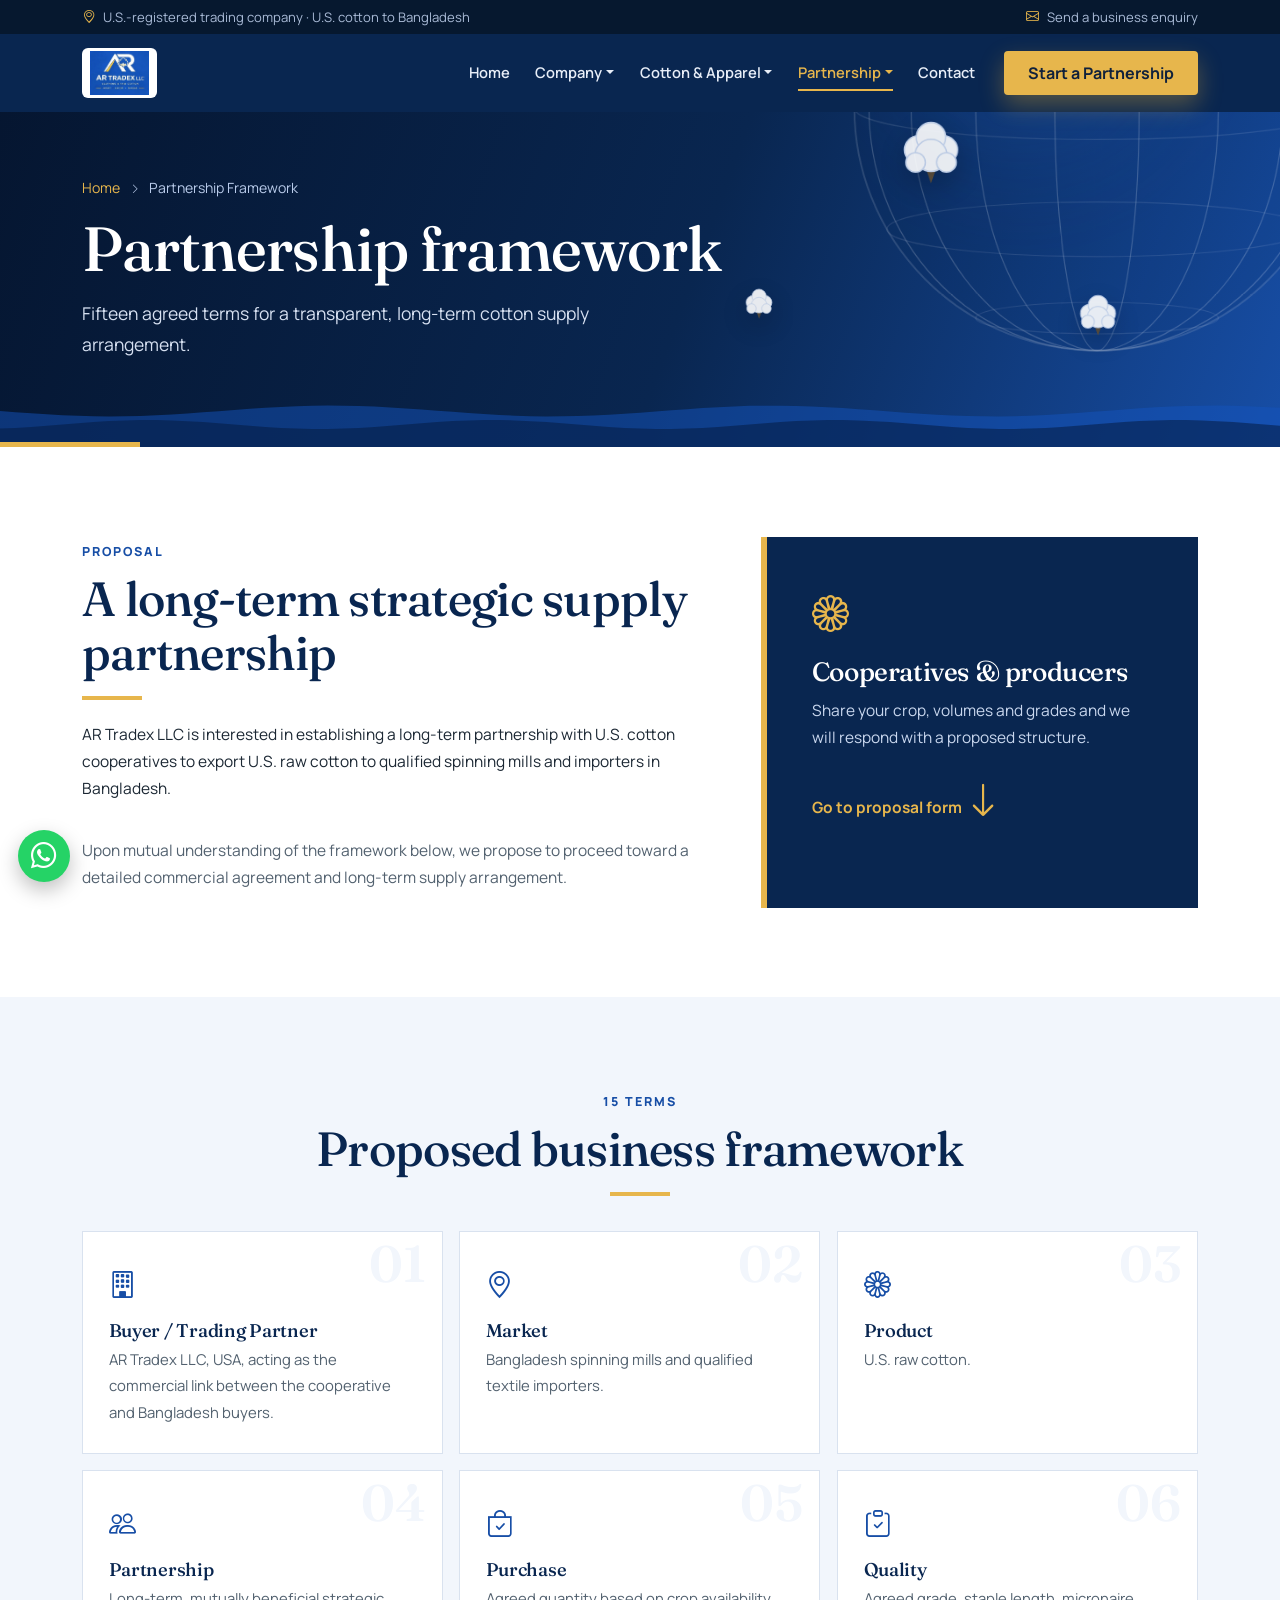
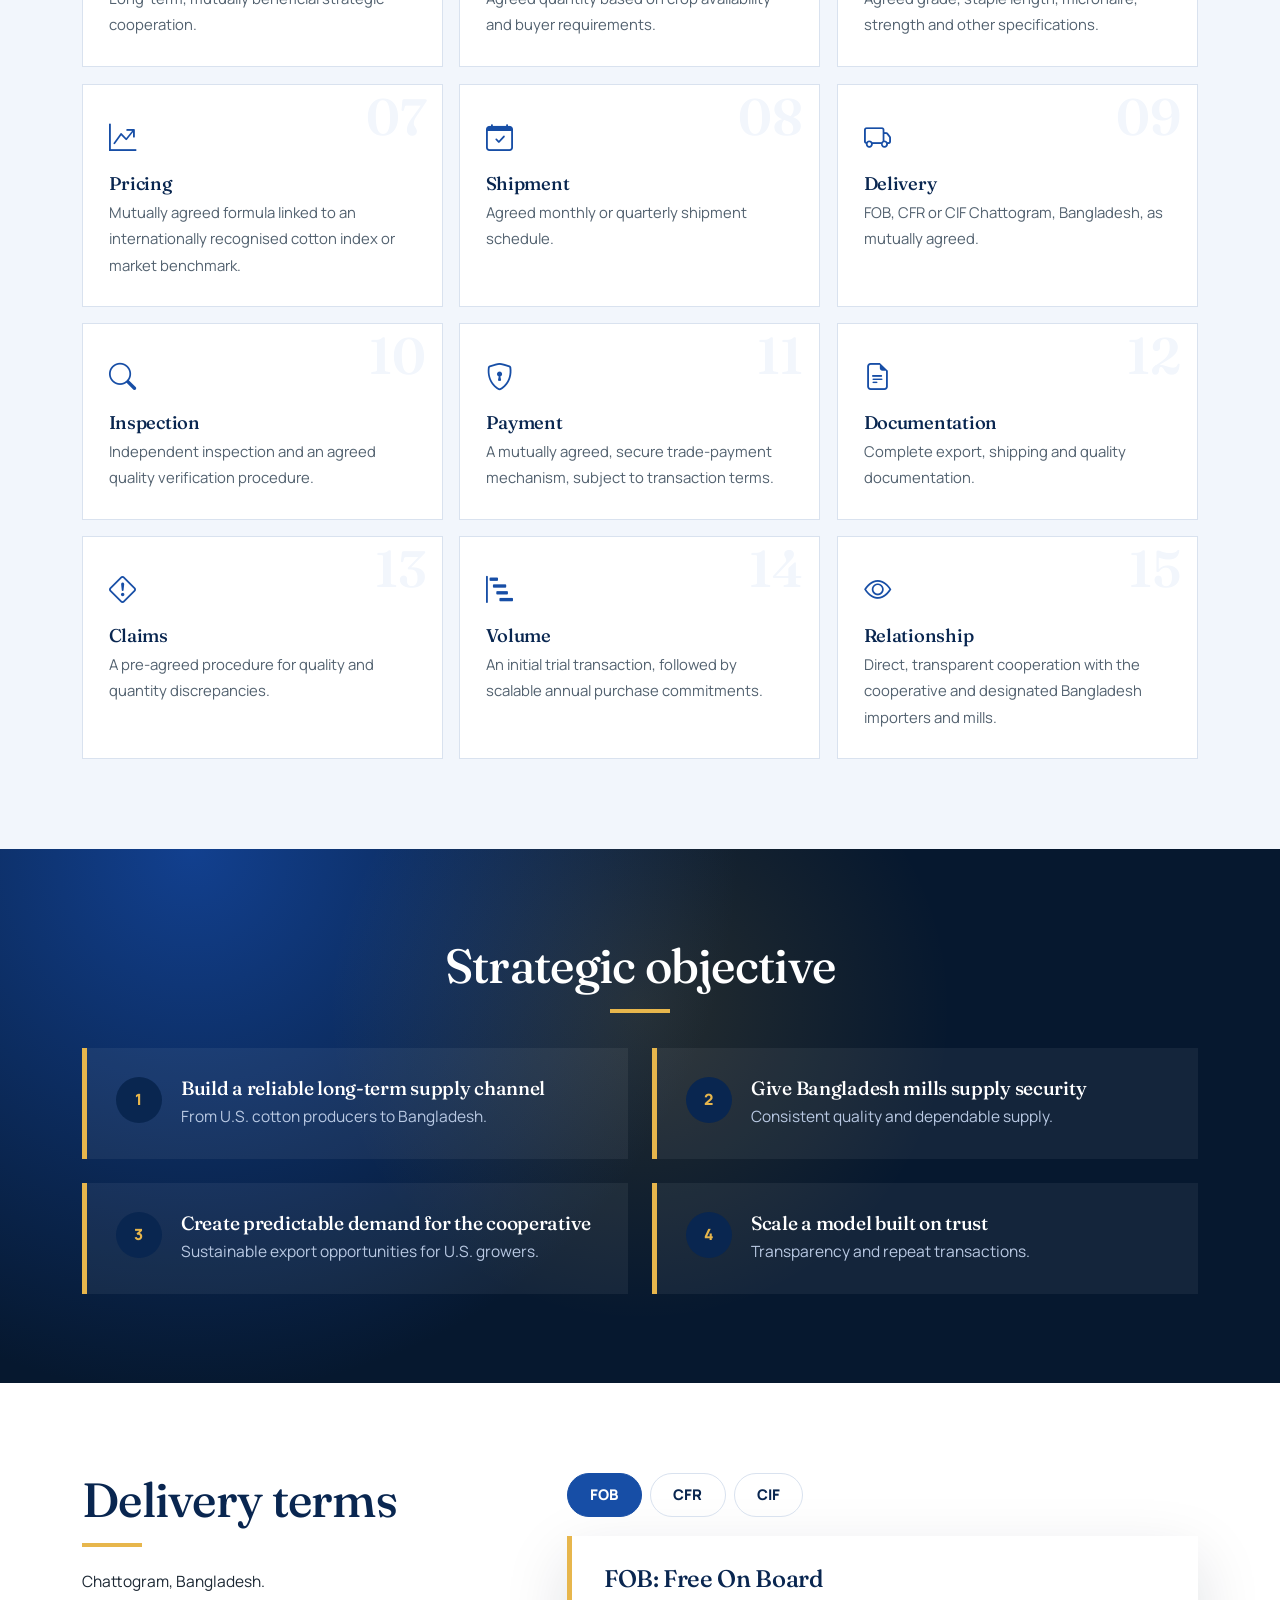
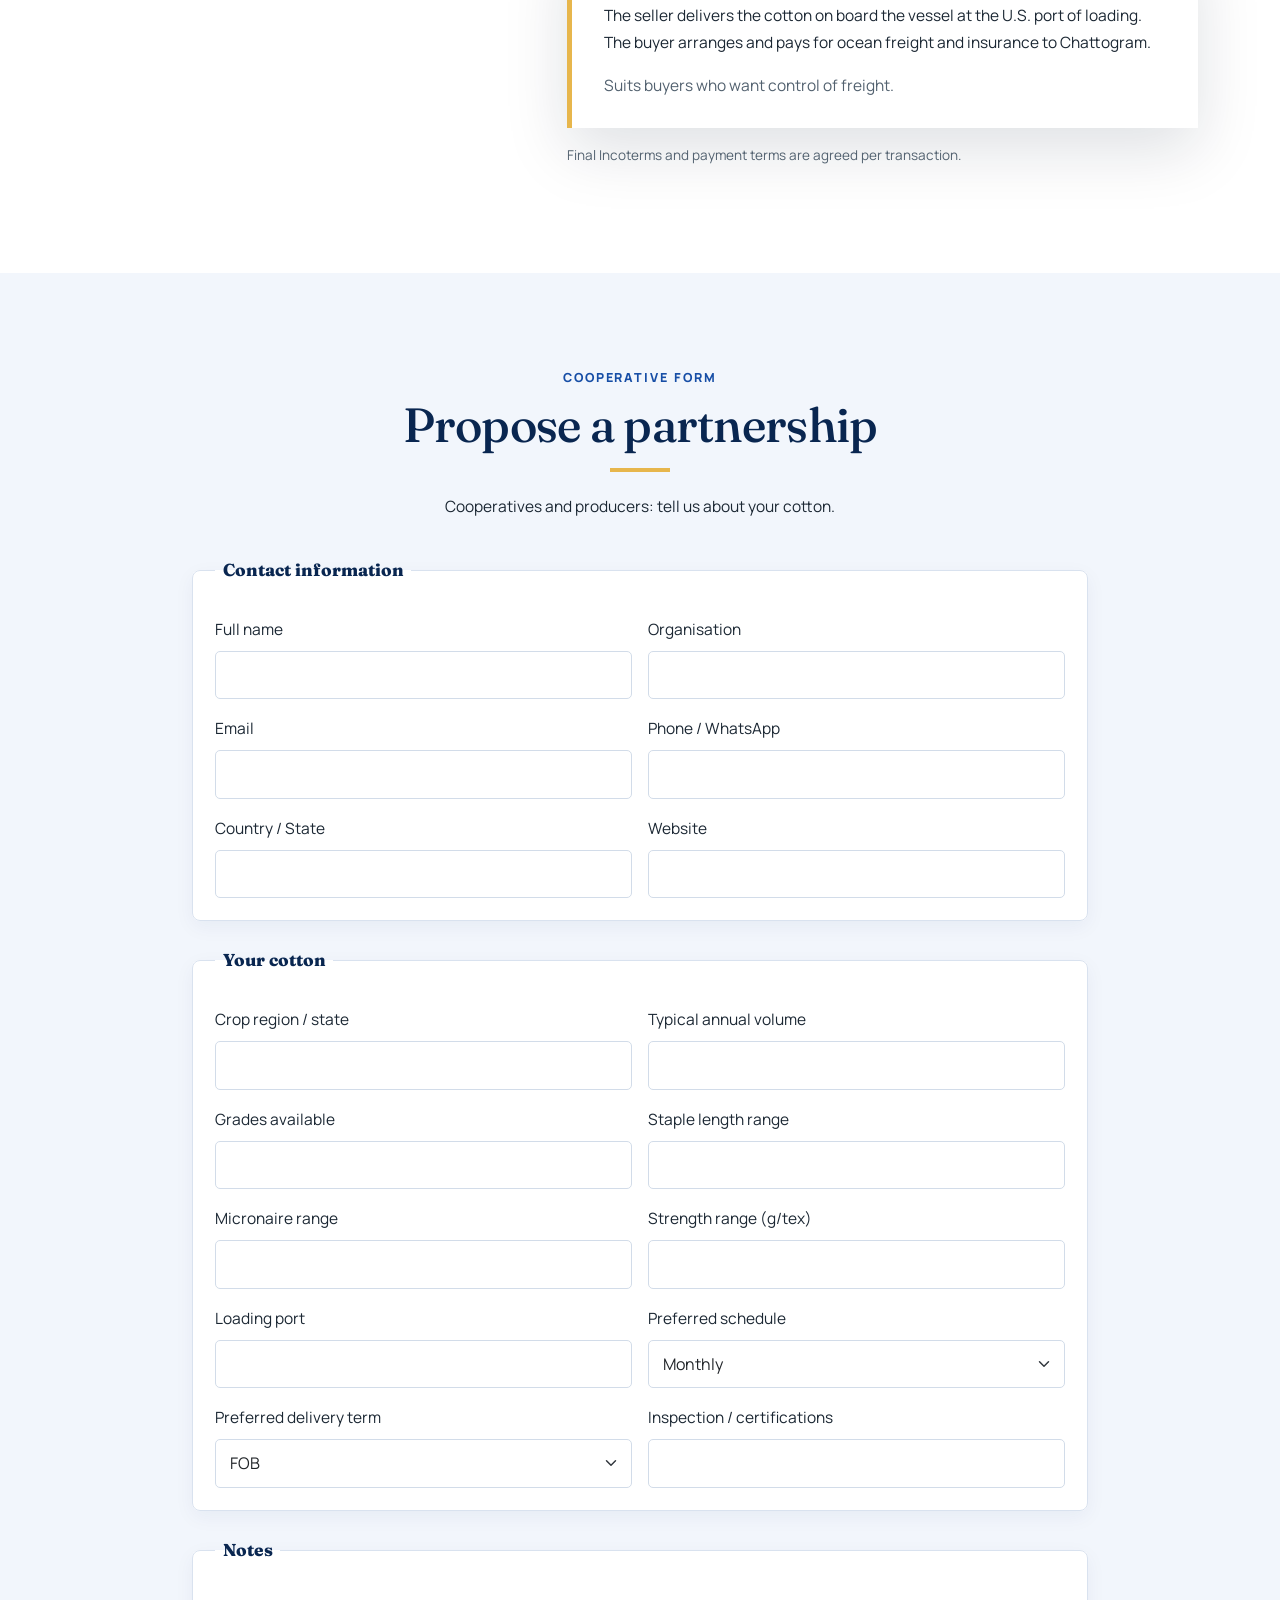
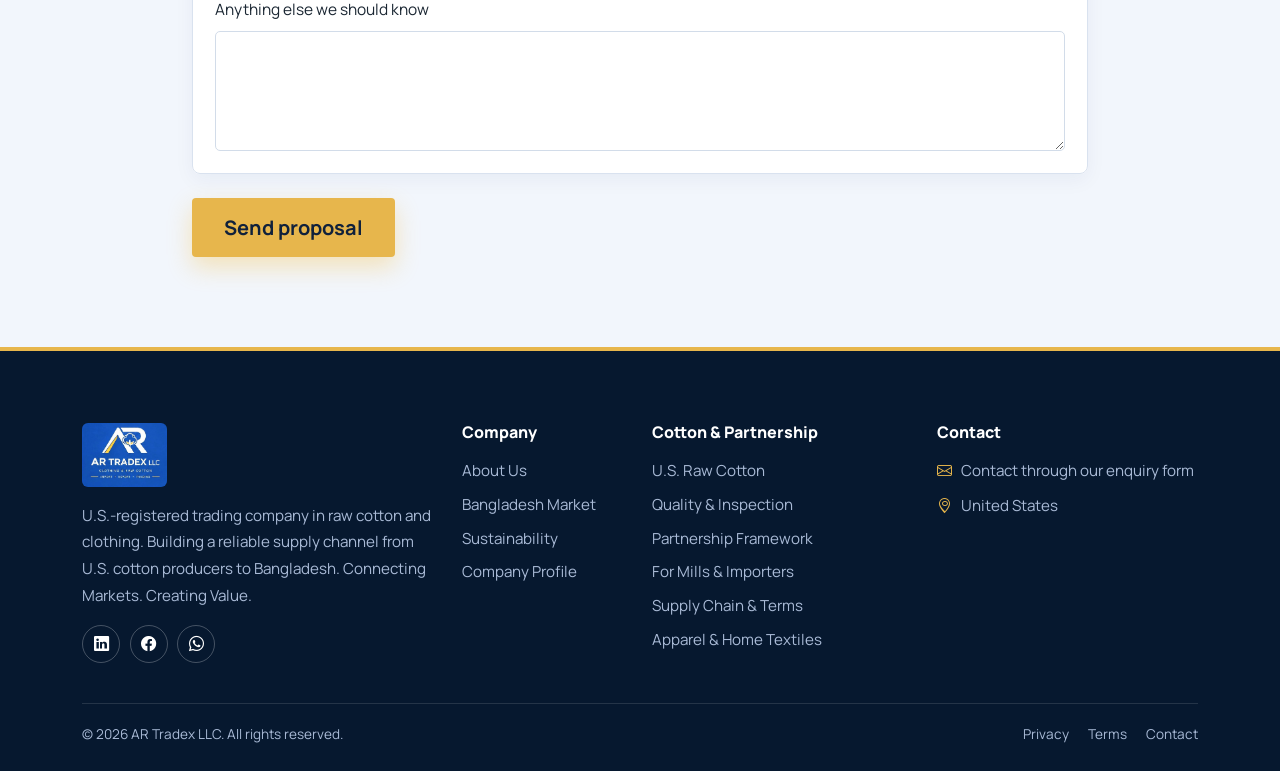
<file: partnership.html>
<!DOCTYPE html>
<html lang="en"><head><meta charset="UTF-8"><meta name="viewport" content="width=device-width, initial-scale=1">
<title>Partnership Framework | AR Tradex LLC</title><meta name="description" content="The proposed long-term supply partnership framework between AR Tradex LLC and U.S. cotton cooperatives."><meta name="theme-color" content="#0a2a5e">
<meta property="og:title" content="Partnership Framework | AR Tradex LLC"><meta property="og:description" content="The proposed long-term supply partnership framework between AR Tradex LLC and U.S. cotton cooperatives.">
<link rel="icon" href="assets/favicon.png"><link rel="apple-touch-icon" href="assets/favicon.png">
<link rel="preconnect" href="https://fonts.googleapis.com"><link rel="preconnect" href="https://fonts.gstatic.com" crossorigin>
<link href="https://fonts.googleapis.com/css2?family=Fraunces:opsz,wght@9..144,500;9..144,600&family=Manrope:wght@400;500;600;700;800&display=swap" rel="stylesheet">
<link href="https://cdn.jsdelivr.net/npm/bootstrap@5.3.3/dist/css/bootstrap.min.css" rel="stylesheet">
<link href="https://cdn.jsdelivr.net/npm/bootstrap-icons@1.11.3/font/bootstrap-icons.min.css" rel="stylesheet">
<link href="css/style.css" rel="stylesheet"></head>
<body class="inner"><svg width="0" height="0" style="position:absolute" aria-hidden="true"><defs><symbol id="boll" viewBox="0 0 100 100"><path d="M50 96 L38 62 L62 62Z M20 74 L40 58 L46 66Z M80 74 L60 58 L54 66Z" fill="#5b4b33"/><g fill="#fff" stroke="#cfdcf2" stroke-width="2"><circle cx="32" cy="48" r="20"/><circle cx="68" cy="48" r="20"/><circle cx="50" cy="30" r="21"/><circle cx="50" cy="56" r="23"/><circle cx="28" cy="66" r="14"/><circle cx="72" cy="66" r="14"/></g></symbol></defs></svg>
<div class="progress-bar-top" id="pbar"></div>
<a class="visually-hidden-focusable skip" href="#main">Skip to content</a>
<div class="hdr fixed-top" id="hdr"><div class="topbar d-none d-lg-block"><div class="container d-flex justify-content-between"><span><i class="bi bi-geo-alt"></i> U.S.-registered trading company &middot; U.S. cotton to Bangladesh</span><span><a href="contact.html"><i class="bi bi-envelope"></i> Send a business enquiry</a></span></div></div>
<nav class="navbar navbar-expand-xl" id="nav"><div class="container">
<a class="navbar-brand" href="index.html"><img src="assets/logo.jpg" alt="AR Tradex LLC - Clothing &amp; Raw Cotton"></a>
<button class="navbar-toggler" data-bs-toggle="collapse" data-bs-target="#menu" aria-label="Open menu"><span class="navbar-toggler-icon"></span></button>
<div class="collapse navbar-collapse" id="menu"><ul class="navbar-nav ms-auto align-items-xl-center"><li class="nav-item"><a class="nav-link" href="index.html">Home</a></li><li class="nav-item dropdown"><a class="nav-link dropdown-toggle" href="#" role="button" data-bs-toggle="dropdown" aria-expanded="false">Company</a><ul class="dropdown-menu"><li><a class="dropdown-item" href="about.html">About Us</a></li><li><a class="dropdown-item" href="markets.html">Bangladesh Market</a></li><li><a class="dropdown-item" href="sustainability.html">Sustainability</a></li><li><a class="dropdown-item" href="company-profile.html">Company Profile</a></li></ul></li><li class="nav-item dropdown"><a class="nav-link dropdown-toggle" href="#" role="button" data-bs-toggle="dropdown" aria-expanded="false">Cotton & Apparel</a><ul class="dropdown-menu"><li><a class="dropdown-item" href="cotton.html">U.S. Raw Cotton</a></li><li><a class="dropdown-item" href="quality.html">Quality & Inspection</a></li><li><a class="dropdown-item" href="apparel.html">Apparel & Home Textiles</a></li></ul></li><li class="nav-item dropdown"><a class="nav-link dropdown-toggle active" href="#" role="button" data-bs-toggle="dropdown" aria-expanded="false">Partnership</a><ul class="dropdown-menu"><li><a class="dropdown-item" href="partnership.html">Partnership Framework</a></li><li><a class="dropdown-item" href="mill-requirement.html">For Mills & Importers</a></li><li><a class="dropdown-item" href="supply-chain.html">Supply Chain & Terms</a></li></ul></li><li class="nav-item"><a class="nav-link" href="contact.html">Contact</a></li>
<li class="nav-item ms-xl-3 mt-2 mt-xl-0"><a class="btn btn-gold" href="partnership.html#proposal">Start a Partnership</a></li></ul></div></div></nav></div>
<header class="phead"><div class="container"><nav aria-label="breadcrumb" class="crumb"><a href="index.html">Home</a><i class="bi bi-chevron-right"></i>Partnership Framework</nav><h1>Partnership framework</h1><p>Fifteen agreed terms for a transparent, long-term cotton supply arrangement.</p></div><div class="pscene" aria-hidden="true"><div class="g" data-speed="-.08"><svg viewBox="0 0 600 600" aria-hidden="true"><defs><radialGradient id="gg" cx="35%" cy="30%"><stop offset="0" stop-color="#2a6fe0" stop-opacity=".55"/><stop offset="1" stop-color="#071d42" stop-opacity=".15"/></radialGradient></defs><circle cx="300" cy="300" r="280" fill="url(#gg)" stroke="#fff" stroke-opacity=".25" stroke-width="2"/><g fill="none" stroke="#fff" stroke-opacity=".2" stroke-width="1.2"><ellipse cx="300" cy="300" rx="263.1" ry="280"/><ellipse cx="300" cy="300" rx="214.5" ry="280"/><ellipse cx="300" cy="300" rx="140.0" ry="280"/><ellipse cx="300" cy="300" rx="48.6" ry="280"/><ellipse cx="300" cy="300" rx="48.6" ry="280"/><ellipse cx="300" cy="300" rx="140.0" ry="280"/><ellipse cx="300" cy="300" rx="214.5" ry="280"/><ellipse cx="300" cy="300" rx="263.1" ry="280"/><ellipse cx="300" cy="542.5" rx="140.0" ry="18.2"/><ellipse cx="300" cy="440.0" rx="242.5" ry="31.5"/><ellipse cx="300" cy="300.0" rx="280.0" ry="36.4"/><ellipse cx="300" cy="160.0" rx="242.5" ry="31.5"/><ellipse cx="300" cy="57.5" rx="140.0" ry="18.2"/></g></svg></div><svg class="boll" data-speed="0.12" style="left:70%;top:20%;width:70px;animation-delay:0s;--r:15deg" viewBox="0 0 100 100" aria-hidden="true"><use href="#boll"/></svg><svg class="boll" data-speed="0.2" style="left:84%;top:55%;width:46px;animation-delay:1.2s;--r:-20deg" viewBox="0 0 100 100" aria-hidden="true"><use href="#boll"/></svg><svg class="boll" data-speed="0.08" style="left:58%;top:60%;width:34px;animation-delay:0.6s;--r:30deg" viewBox="0 0 100 100" aria-hidden="true"><use href="#boll"/></svg><svg class="w1" viewBox="0 0 1640 200" preserveAspectRatio="none" aria-hidden="true"><path d="M0,200 L0,120.0 L20,122.6 L40,125.2 L60,127.4 L80,129.3 L100,130.8 L120,131.7 L140,132.0 L160,131.7 L180,130.9 L200,129.5 L220,127.7 L240,125.5 L260,123.0 L280,120.4 L300,117.7 L320,115.2 L340,112.9 L360,110.9 L380,109.4 L400,108.4 L420,108.0 L440,108.2 L460,108.9 L480,110.2 L500,112.0 L520,114.2 L540,116.6 L560,119.3 L580,121.9 L600,124.5 L620,126.8 L640,128.8 L660,130.4 L680,131.5 L700,132.0 L720,131.9 L740,131.2 L760,130.0 L780,128.3 L800,126.1 L820,123.7 L840,121.1 L860,118.4 L880,115.9 L900,113.5 L920,111.4 L940,109.8 L960,108.6 L980,108.1 L1000,108.1 L1020,108.7 L1040,109.8 L1060,111.5 L1080,113.6 L1100,116.0 L1120,118.5 L1140,121.2 L1160,123.8 L1180,126.2 L1200,128.3 L1220,130.0 L1240,131.2 L1260,131.9 L1280,132.0 L1300,131.4 L1320,130.4 L1340,128.8 L1360,126.7 L1380,124.4 L1400,121.8 L1420,119.2 L1440,116.5 L1460,114.1 L1480,111.9 L1500,110.2 L1520,108.9 L1540,108.2 L1560,108.0 L1580,108.5 L1600,109.5 L1620,111.0 L1640,113.0 L1640,200 Z" fill="#1554be" fill-opacity="0.5"/><path d="M0,200 L0,159.1 L20,157.6 L40,155.4 L60,152.8 L80,150.0 L100,147.2 L120,144.6 L140,142.4 L160,140.9 L180,140.1 L200,140.1 L220,140.9 L240,142.5 L260,144.6 L280,147.2 L300,150.0 L320,152.8 L340,155.4 L360,157.6 L380,159.1 L400,159.9 L420,159.9 L440,159.1 L460,157.5 L480,155.4 L500,152.8 L520,150.0 L540,147.1 L560,144.6 L580,142.4 L600,140.9 L620,140.1 L640,140.1 L660,140.9 L680,142.5 L700,144.6 L720,147.2 L740,150.1 L760,152.9 L780,155.5 L800,157.6 L820,159.1 L840,159.9 L860,159.9 L880,159.1 L900,157.5 L920,155.4 L940,152.8 L960,149.9 L980,147.1 L1000,144.5 L1020,142.4 L1040,140.9 L1060,140.1 L1080,140.1 L1100,140.9 L1120,142.5 L1140,144.7 L1160,147.3 L1180,150.1 L1200,152.9 L1220,155.5 L1240,157.6 L1260,159.1 L1280,159.9 L1300,159.9 L1320,159.1 L1340,157.5 L1360,155.3 L1380,152.7 L1400,149.9 L1420,147.1 L1440,144.5 L1460,142.4 L1480,140.9 L1500,140.1 L1520,140.1 L1540,140.9 L1560,142.5 L1580,144.7 L1600,147.3 L1620,150.1 L1640,152.9 L1640,200 Z" fill="#071d42" fill-opacity="0.55"/></svg></div></header><main id="main">
<section class="sec"><div class="container"><div class="row g-5"><div class="col-lg-7 rv"><div class="shead  rv"><span class="eyebrow">Proposal</span><h2>A long-term strategic supply partnership</h2><div class="rule"></div><p>AR Tradex LLC is interested in establishing a long-term partnership with U.S. cotton cooperatives to export U.S. raw cotton to qualified spinning mills and importers in Bangladesh.</p></div><p class="muted">Upon mutual understanding of the framework below, we propose to proceed toward a detailed commercial agreement and long-term supply arrangement.</p></div><div class="col-lg-5 rv"><div class="who"><i class="bi bi-flower1"></i><h3>Cooperatives &amp; producers</h3><p>Share your crop, volumes and grades and we will respond with a proposed structure.</p><a href="#proposal">Go to proposal form <i class="bi bi-arrow-down"></i></a></div></div></div></div></section>
<section class="sec alt"><div class="container"><div class="shead text-center rv"><span class="eyebrow">15 terms</span><h2>Proposed business framework</h2><div class="rule"></div></div><div class="row g-3"><div class="col-md-6 col-xl-4 rv" style="--d:0ms"><div class="fw"><b>01</b><i class="bi bi-building"></i><h3>Buyer / Trading Partner</h3><p>AR Tradex LLC, USA, acting as the commercial link between the cooperative and Bangladesh buyers.</p></div></div><div class="col-md-6 col-xl-4 rv" style="--d:90ms"><div class="fw"><b>02</b><i class="bi bi-geo-alt"></i><h3>Market</h3><p>Bangladesh spinning mills and qualified textile importers.</p></div></div><div class="col-md-6 col-xl-4 rv" style="--d:180ms"><div class="fw"><b>03</b><i class="bi bi-flower1"></i><h3>Product</h3><p>U.S. raw cotton.</p></div></div><div class="col-md-6 col-xl-4 rv" style="--d:0ms"><div class="fw"><b>04</b><i class="bi bi-people"></i><h3>Partnership</h3><p>Long-term, mutually beneficial strategic cooperation.</p></div></div><div class="col-md-6 col-xl-4 rv" style="--d:90ms"><div class="fw"><b>05</b><i class="bi bi-bag-check"></i><h3>Purchase</h3><p>Agreed quantity based on crop availability and buyer requirements.</p></div></div><div class="col-md-6 col-xl-4 rv" style="--d:180ms"><div class="fw"><b>06</b><i class="bi bi-clipboard-check"></i><h3>Quality</h3><p>Agreed grade, staple length, micronaire, strength and other specifications.</p></div></div><div class="col-md-6 col-xl-4 rv" style="--d:0ms"><div class="fw"><b>07</b><i class="bi bi-graph-up-arrow"></i><h3>Pricing</h3><p>Mutually agreed formula linked to an internationally recognised cotton index or market benchmark.</p></div></div><div class="col-md-6 col-xl-4 rv" style="--d:90ms"><div class="fw"><b>08</b><i class="bi bi-calendar-check"></i><h3>Shipment</h3><p>Agreed monthly or quarterly shipment schedule.</p></div></div><div class="col-md-6 col-xl-4 rv" style="--d:180ms"><div class="fw"><b>09</b><i class="bi bi-truck"></i><h3>Delivery</h3><p>FOB, CFR or CIF Chattogram, Bangladesh, as mutually agreed.</p></div></div><div class="col-md-6 col-xl-4 rv" style="--d:0ms"><div class="fw"><b>10</b><i class="bi bi-search"></i><h3>Inspection</h3><p>Independent inspection and an agreed quality verification procedure.</p></div></div><div class="col-md-6 col-xl-4 rv" style="--d:90ms"><div class="fw"><b>11</b><i class="bi bi-shield-lock"></i><h3>Payment</h3><p>A mutually agreed, secure trade-payment mechanism, subject to transaction terms.</p></div></div><div class="col-md-6 col-xl-4 rv" style="--d:180ms"><div class="fw"><b>12</b><i class="bi bi-file-earmark-text"></i><h3>Documentation</h3><p>Complete export, shipping and quality documentation.</p></div></div><div class="col-md-6 col-xl-4 rv" style="--d:0ms"><div class="fw"><b>13</b><i class="bi bi-exclamation-diamond"></i><h3>Claims</h3><p>A pre-agreed procedure for quality and quantity discrepancies.</p></div></div><div class="col-md-6 col-xl-4 rv" style="--d:90ms"><div class="fw"><b>14</b><i class="bi bi-bar-chart-steps"></i><h3>Volume</h3><p>An initial trial transaction, followed by scalable annual purchase commitments.</p></div></div><div class="col-md-6 col-xl-4 rv" style="--d:180ms"><div class="fw"><b>15</b><i class="bi bi-eye"></i><h3>Relationship</h3><p>Direct, transparent cooperation with the cooperative and designated Bangladesh importers and mills.</p></div></div></div></div></section>
<section class="sec dark"><div class="container"><div class="shead text-center rv"><h2>Strategic objective</h2><div class="rule"></div></div><div class="row g-4"><div class="col-md-6 rv" style="--d:0ms"><div class="obj"><span>1</span><div><h3>Build a reliable long-term supply channel</h3><p>From U.S. cotton producers to Bangladesh.</p></div></div></div><div class="col-md-6 rv" style="--d:80ms"><div class="obj"><span>2</span><div><h3>Give Bangladesh mills supply security</h3><p>Consistent quality and dependable supply.</p></div></div></div><div class="col-md-6 rv" style="--d:160ms"><div class="obj"><span>3</span><div><h3>Create predictable demand for the cooperative</h3><p>Sustainable export opportunities for U.S. growers.</p></div></div></div><div class="col-md-6 rv" style="--d:240ms"><div class="obj"><span>4</span><div><h3>Scale a model built on trust</h3><p>Transparency and repeat transactions.</p></div></div></div></div></div></section>
<section class="sec"><div class="container"><div class="row g-5"><div class="col-lg-5 rv"><div class="shead  rv"><h2>Delivery terms</h2><div class="rule"></div><p>Chattogram, Bangladesh.</p></div></div><div class="col-lg-7 rv"><ul class="nav nav-pills term-tabs" role="tablist"><li class="nav-item"><button class="nav-link active" data-bs-toggle="pill" data-bs-target="#fob">FOB</button></li><li class="nav-item"><button class="nav-link" data-bs-toggle="pill" data-bs-target="#cfr">CFR</button></li><li class="nav-item"><button class="nav-link" data-bs-toggle="pill" data-bs-target="#cif">CIF</button></li></ul><div class="tab-content term-box">
<div class="tab-pane fade show active" id="fob"><h3>FOB: Free On Board</h3><p>The seller delivers the cotton on board the vessel at the U.S. port of loading. The buyer arranges and pays for ocean freight and insurance to Chattogram.</p><p class="muted mb-0">Suits buyers who want control of freight.</p></div>
<div class="tab-pane fade" id="cfr"><h3>CFR: Cost and Freight</h3><p>The seller arranges and pays ocean freight to Chattogram. Risk passes to the buyer once the cotton is loaded. The buyer arranges insurance.</p><p class="muted mb-0">Suits buyers who want a delivered-freight price.</p></div>
<div class="tab-pane fade" id="cif"><h3>CIF: Cost, Insurance and Freight</h3><p>As CFR, and the seller also buys minimum insurance cover to Chattogram for the buyer's benefit. Risk still passes on loading.</p><p class="muted mb-0">Suits buyers who want freight and insurance included.</p></div></div><p class="small muted mt-3">Final Incoterms and payment terms are agreed per transaction.</p></div></div></div></section>
<section class="sec alt" id="proposal"><div class="container narrow"><div class="shead text-center rv"><span class="eyebrow">Cooperative form</span><h2>Propose a partnership</h2><div class="rule"></div><p>Cooperatives and producers: tell us about your cotton.</p></div><form class="enq" action="submit-enquiry.php" method="post" novalidate><input type="text" name="website_confirm" class="hp-field" tabindex="-1" autocomplete="off" aria-hidden="true"><fieldset><legend>Contact information</legend><div class="row g-3"><div class="col-md-6"><label class="form-label" for="n">Full name</label><input type="text" class="form-control" id="n" placeholder="" required><div class="err">Please fill in this field.</div></div><div class="col-md-6"><label class="form-label" for="c">Organisation</label><input type="text" class="form-control" id="c" placeholder="" required><div class="err">Please fill in this field.</div></div><div class="col-md-6"><label class="form-label" for="e">Email</label><input type="email" class="form-control" id="e" placeholder="" required><div class="err">Please fill in this field.</div></div><div class="col-md-6"><label class="form-label" for="p">Phone / WhatsApp</label><input type="text" class="form-control" id="p" placeholder=""><div class="err">Please fill in this field.</div></div><div class="col-md-6"><label class="form-label" for="k">Country / State</label><input type="text" class="form-control" id="k" placeholder="" required><div class="err">Please fill in this field.</div></div><div class="col-md-6"><label class="form-label" for="u">Website</label><input type="text" class="form-control" id="u" placeholder=""><div class="err">Please fill in this field.</div></div></div></fieldset><fieldset><legend>Your cotton</legend><div class="row g-3"><div class="col-md-6"><label class="form-label" for="r">Crop region / state</label><input type="text" class="form-control" id="r" placeholder=""><div class="err">Please fill in this field.</div></div><div class="col-md-6"><label class="form-label" for="v">Typical annual volume</label><input type="text" class="form-control" id="v" placeholder=""><div class="err">Please fill in this field.</div></div><div class="col-md-6"><label class="form-label" for="g">Grades available</label><input type="text" class="form-control" id="g" placeholder=""><div class="err">Please fill in this field.</div></div><div class="col-md-6"><label class="form-label" for="s">Staple length range</label><input type="text" class="form-control" id="s" placeholder=""><div class="err">Please fill in this field.</div></div><div class="col-md-6"><label class="form-label" for="m">Micronaire range</label><input type="text" class="form-control" id="m" placeholder=""><div class="err">Please fill in this field.</div></div><div class="col-md-6"><label class="form-label" for="st">Strength range (g/tex)</label><input type="text" class="form-control" id="st" placeholder=""><div class="err">Please fill in this field.</div></div><div class="col-md-6"><label class="form-label" for="lp">Loading port</label><input type="text" class="form-control" id="lp" placeholder=""><div class="err">Please fill in this field.</div></div><div class="col-md-6"><label class="form-label" for="sc">Preferred schedule</label><select class="form-select" id="sc"><option>Monthly</option><option>Quarterly</option><option>Seasonal</option><option>To be discussed</option></select><div class="err">Please fill in this field.</div></div><div class="col-md-6"><label class="form-label" for="dt">Preferred delivery term</label><select class="form-select" id="dt"><option>FOB</option><option>CFR</option><option>CIF</option><option>Open</option></select><div class="err">Please fill in this field.</div></div><div class="col-md-6"><label class="form-label" for="ic">Inspection / certifications</label><input type="text" class="form-control" id="ic" placeholder=""><div class="err">Please fill in this field.</div></div></div></fieldset><fieldset><legend>Notes</legend><div class="row g-3"><div class="col-12"><label class="form-label" for="x">Anything else we should know</label><textarea class="form-control" id="x" rows="4" placeholder=""></textarea><div class="err">Please fill in this field.</div></div></div></fieldset><button class="btn btn-gold btn-lg" type="submit">Send proposal</button><div class="alert alert-success d-none mt-3" role="status">Thank you. Your message has been received. We will reply by email.</div></form></div></section></main>
<footer><div class="container"><div class="row g-4">
<div class="col-lg-4"><img src="assets/logo.jpg" class="flogo" alt="AR Tradex LLC"><p class="mt-3">U.S.-registered trading company in raw cotton and clothing. Building a reliable supply channel from U.S. cotton producers to Bangladesh. Connecting Markets. Creating Value.</p><div class="soc"><a href="contact.html" aria-label="LinkedIn: contact for company profile"><i class="bi bi-linkedin"></i></a><a href="contact.html" aria-label="Facebook: contact for company profile"><i class="bi bi-facebook"></i></a><a href="contact.html" aria-label="WhatsApp"><i class="bi bi-whatsapp"></i></a></div></div>
<div class="col-6 col-lg-2"><h4>Company</h4><a href="about.html">About Us</a><a href="markets.html">Bangladesh Market</a><a href="sustainability.html">Sustainability</a><a href="company-profile.html">Company Profile</a></div>
<div class="col-6 col-lg-3"><h4>Cotton &amp; Partnership</h4><a href="cotton.html">U.S. Raw Cotton</a><a href="quality.html">Quality &amp; Inspection</a><a href="partnership.html">Partnership Framework</a><a href="mill-requirement.html">For Mills &amp; Importers</a><a href="supply-chain.html">Supply Chain &amp; Terms</a><a href="apparel.html">Apparel &amp; Home Textiles</a></div>
<div class="col-lg-3"><h4>Contact</h4><p class="mb-2"><i class="bi bi-envelope"></i> Contact through our enquiry form</p><p><i class="bi bi-geo-alt"></i> United States</p></div></div>
<div class="fbar"><span>&copy; <span class="yr"></span> AR Tradex LLC. All rights reserved.</span><span><a href="privacy.html">Privacy</a><a href="terms.html">Terms</a><a href="contact.html">Contact</a></span></div></div></footer>
<a class="wa" href="contact.html" aria-label="Chat on WhatsApp"><i class="bi bi-whatsapp"></i></a>
<button class="totop" aria-label="Back to top"><i class="bi bi-arrow-up"></i></button>
<script src="https://code.jquery.com/jquery-3.7.1.min.js"></script>
<script src="https://cdn.jsdelivr.net/npm/bootstrap@5.3.3/dist/js/bootstrap.bundle.min.js"></script>
<script src="js/main.js"></script></body></html>
</file>
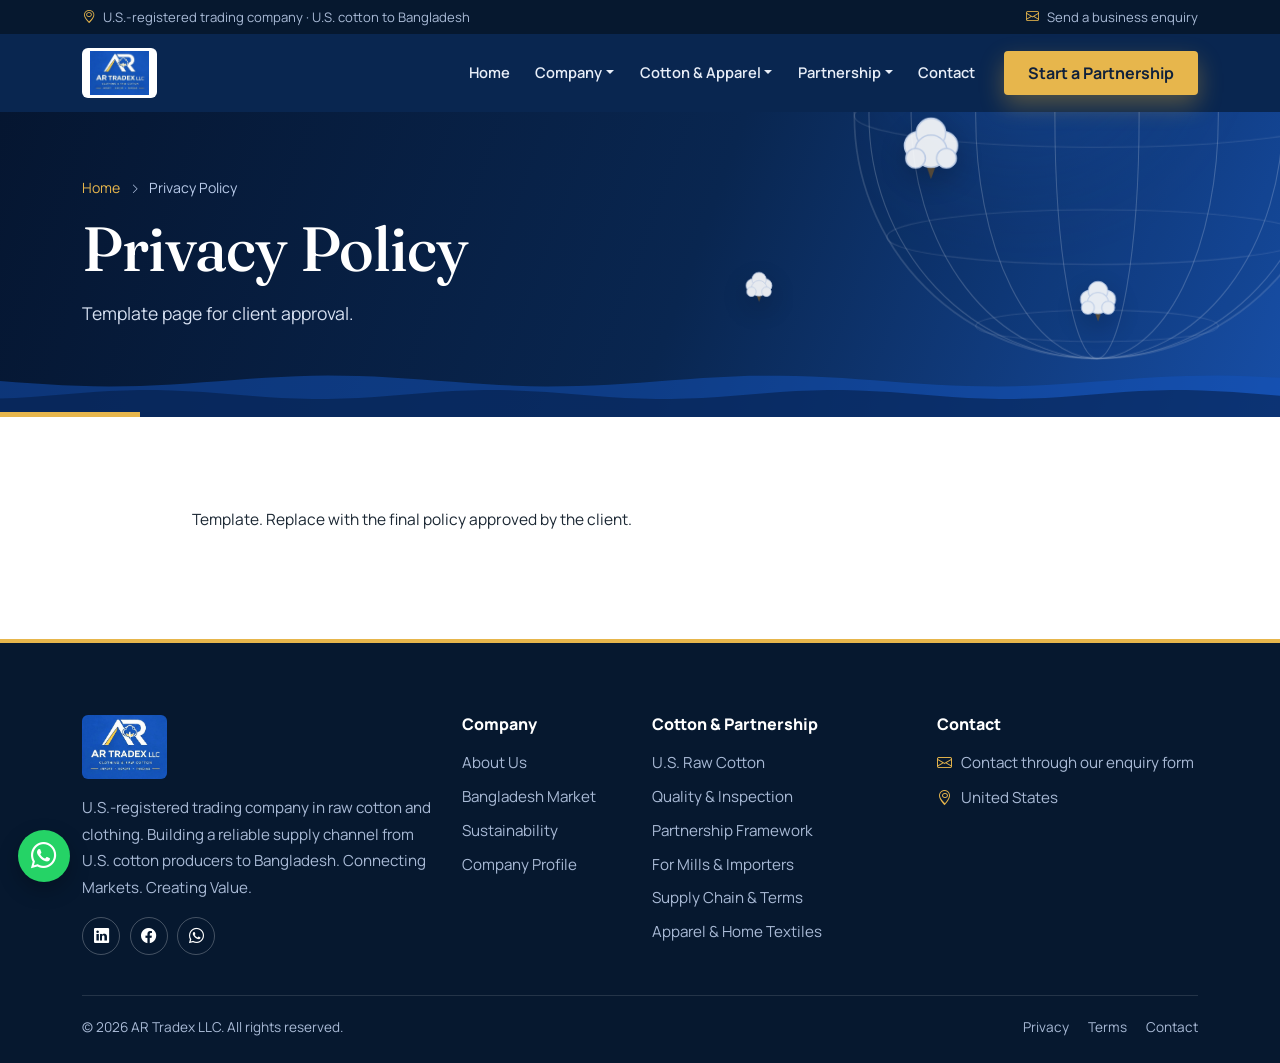
<file: privacy.html>
<!DOCTYPE html>
<html lang="en"><head><meta charset="UTF-8"><meta name="viewport" content="width=device-width, initial-scale=1">
<title>Privacy Policy | AR Tradex LLC</title><meta name="description" content="Privacy Policy"><meta name="theme-color" content="#0a2a5e">
<meta property="og:title" content="Privacy Policy | AR Tradex LLC"><meta property="og:description" content="Privacy Policy">
<link rel="icon" href="assets/favicon.png"><link rel="apple-touch-icon" href="assets/favicon.png">
<link rel="preconnect" href="https://fonts.googleapis.com"><link rel="preconnect" href="https://fonts.gstatic.com" crossorigin>
<link href="https://fonts.googleapis.com/css2?family=Fraunces:opsz,wght@9..144,500;9..144,600&family=Manrope:wght@400;500;600;700;800&display=swap" rel="stylesheet">
<link href="https://cdn.jsdelivr.net/npm/bootstrap@5.3.3/dist/css/bootstrap.min.css" rel="stylesheet">
<link href="https://cdn.jsdelivr.net/npm/bootstrap-icons@1.11.3/font/bootstrap-icons.min.css" rel="stylesheet">
<link href="css/style.css" rel="stylesheet"></head>
<body class="inner"><svg width="0" height="0" style="position:absolute" aria-hidden="true"><defs><symbol id="boll" viewBox="0 0 100 100"><path d="M50 96 L38 62 L62 62Z M20 74 L40 58 L46 66Z M80 74 L60 58 L54 66Z" fill="#5b4b33"/><g fill="#fff" stroke="#cfdcf2" stroke-width="2"><circle cx="32" cy="48" r="20"/><circle cx="68" cy="48" r="20"/><circle cx="50" cy="30" r="21"/><circle cx="50" cy="56" r="23"/><circle cx="28" cy="66" r="14"/><circle cx="72" cy="66" r="14"/></g></symbol></defs></svg>
<div class="progress-bar-top" id="pbar"></div>
<a class="visually-hidden-focusable skip" href="#main">Skip to content</a>
<div class="hdr fixed-top" id="hdr"><div class="topbar d-none d-lg-block"><div class="container d-flex justify-content-between"><span><i class="bi bi-geo-alt"></i> U.S.-registered trading company &middot; U.S. cotton to Bangladesh</span><span><a href="contact.html"><i class="bi bi-envelope"></i> Send a business enquiry</a></span></div></div>
<nav class="navbar navbar-expand-xl" id="nav"><div class="container">
<a class="navbar-brand" href="index.html"><img src="assets/logo.jpg" alt="AR Tradex LLC - Clothing &amp; Raw Cotton"></a>
<button class="navbar-toggler" data-bs-toggle="collapse" data-bs-target="#menu" aria-label="Open menu"><span class="navbar-toggler-icon"></span></button>
<div class="collapse navbar-collapse" id="menu"><ul class="navbar-nav ms-auto align-items-xl-center"><li class="nav-item"><a class="nav-link" href="index.html">Home</a></li><li class="nav-item dropdown"><a class="nav-link dropdown-toggle" href="#" role="button" data-bs-toggle="dropdown" aria-expanded="false">Company</a><ul class="dropdown-menu"><li><a class="dropdown-item" href="about.html">About Us</a></li><li><a class="dropdown-item" href="markets.html">Bangladesh Market</a></li><li><a class="dropdown-item" href="sustainability.html">Sustainability</a></li><li><a class="dropdown-item" href="company-profile.html">Company Profile</a></li></ul></li><li class="nav-item dropdown"><a class="nav-link dropdown-toggle" href="#" role="button" data-bs-toggle="dropdown" aria-expanded="false">Cotton & Apparel</a><ul class="dropdown-menu"><li><a class="dropdown-item" href="cotton.html">U.S. Raw Cotton</a></li><li><a class="dropdown-item" href="quality.html">Quality & Inspection</a></li><li><a class="dropdown-item" href="apparel.html">Apparel & Home Textiles</a></li></ul></li><li class="nav-item dropdown"><a class="nav-link dropdown-toggle" href="#" role="button" data-bs-toggle="dropdown" aria-expanded="false">Partnership</a><ul class="dropdown-menu"><li><a class="dropdown-item" href="partnership.html">Partnership Framework</a></li><li><a class="dropdown-item" href="mill-requirement.html">For Mills & Importers</a></li><li><a class="dropdown-item" href="supply-chain.html">Supply Chain & Terms</a></li></ul></li><li class="nav-item"><a class="nav-link" href="contact.html">Contact</a></li>
<li class="nav-item ms-xl-3 mt-2 mt-xl-0"><a class="btn btn-gold" href="partnership.html#proposal">Start a Partnership</a></li></ul></div></div></nav></div>
<header class="phead"><div class="container"><nav aria-label="breadcrumb" class="crumb"><a href="index.html">Home</a><i class="bi bi-chevron-right"></i>Privacy Policy</nav><h1>Privacy Policy</h1><p>Template page for client approval.</p></div><div class="pscene" aria-hidden="true"><div class="g" data-speed="-.08"><svg viewBox="0 0 600 600" aria-hidden="true"><defs><radialGradient id="gg" cx="35%" cy="30%"><stop offset="0" stop-color="#2a6fe0" stop-opacity=".55"/><stop offset="1" stop-color="#071d42" stop-opacity=".15"/></radialGradient></defs><circle cx="300" cy="300" r="280" fill="url(#gg)" stroke="#fff" stroke-opacity=".25" stroke-width="2"/><g fill="none" stroke="#fff" stroke-opacity=".2" stroke-width="1.2"><ellipse cx="300" cy="300" rx="263.1" ry="280"/><ellipse cx="300" cy="300" rx="214.5" ry="280"/><ellipse cx="300" cy="300" rx="140.0" ry="280"/><ellipse cx="300" cy="300" rx="48.6" ry="280"/><ellipse cx="300" cy="300" rx="48.6" ry="280"/><ellipse cx="300" cy="300" rx="140.0" ry="280"/><ellipse cx="300" cy="300" rx="214.5" ry="280"/><ellipse cx="300" cy="300" rx="263.1" ry="280"/><ellipse cx="300" cy="542.5" rx="140.0" ry="18.2"/><ellipse cx="300" cy="440.0" rx="242.5" ry="31.5"/><ellipse cx="300" cy="300.0" rx="280.0" ry="36.4"/><ellipse cx="300" cy="160.0" rx="242.5" ry="31.5"/><ellipse cx="300" cy="57.5" rx="140.0" ry="18.2"/></g></svg></div><svg class="boll" data-speed="0.12" style="left:70%;top:20%;width:70px;animation-delay:0s;--r:15deg" viewBox="0 0 100 100" aria-hidden="true"><use href="#boll"/></svg><svg class="boll" data-speed="0.2" style="left:84%;top:55%;width:46px;animation-delay:1.2s;--r:-20deg" viewBox="0 0 100 100" aria-hidden="true"><use href="#boll"/></svg><svg class="boll" data-speed="0.08" style="left:58%;top:60%;width:34px;animation-delay:0.6s;--r:30deg" viewBox="0 0 100 100" aria-hidden="true"><use href="#boll"/></svg><svg class="w1" viewBox="0 0 1640 200" preserveAspectRatio="none" aria-hidden="true"><path d="M0,200 L0,120.0 L20,122.6 L40,125.2 L60,127.4 L80,129.3 L100,130.8 L120,131.7 L140,132.0 L160,131.7 L180,130.9 L200,129.5 L220,127.7 L240,125.5 L260,123.0 L280,120.4 L300,117.7 L320,115.2 L340,112.9 L360,110.9 L380,109.4 L400,108.4 L420,108.0 L440,108.2 L460,108.9 L480,110.2 L500,112.0 L520,114.2 L540,116.6 L560,119.3 L580,121.9 L600,124.5 L620,126.8 L640,128.8 L660,130.4 L680,131.5 L700,132.0 L720,131.9 L740,131.2 L760,130.0 L780,128.3 L800,126.1 L820,123.7 L840,121.1 L860,118.4 L880,115.9 L900,113.5 L920,111.4 L940,109.8 L960,108.6 L980,108.1 L1000,108.1 L1020,108.7 L1040,109.8 L1060,111.5 L1080,113.6 L1100,116.0 L1120,118.5 L1140,121.2 L1160,123.8 L1180,126.2 L1200,128.3 L1220,130.0 L1240,131.2 L1260,131.9 L1280,132.0 L1300,131.4 L1320,130.4 L1340,128.8 L1360,126.7 L1380,124.4 L1400,121.8 L1420,119.2 L1440,116.5 L1460,114.1 L1480,111.9 L1500,110.2 L1520,108.9 L1540,108.2 L1560,108.0 L1580,108.5 L1600,109.5 L1620,111.0 L1640,113.0 L1640,200 Z" fill="#1554be" fill-opacity="0.5"/><path d="M0,200 L0,159.1 L20,157.6 L40,155.4 L60,152.8 L80,150.0 L100,147.2 L120,144.6 L140,142.4 L160,140.9 L180,140.1 L200,140.1 L220,140.9 L240,142.5 L260,144.6 L280,147.2 L300,150.0 L320,152.8 L340,155.4 L360,157.6 L380,159.1 L400,159.9 L420,159.9 L440,159.1 L460,157.5 L480,155.4 L500,152.8 L520,150.0 L540,147.1 L560,144.6 L580,142.4 L600,140.9 L620,140.1 L640,140.1 L660,140.9 L680,142.5 L700,144.6 L720,147.2 L740,150.1 L760,152.9 L780,155.5 L800,157.6 L820,159.1 L840,159.9 L860,159.9 L880,159.1 L900,157.5 L920,155.4 L940,152.8 L960,149.9 L980,147.1 L1000,144.5 L1020,142.4 L1040,140.9 L1060,140.1 L1080,140.1 L1100,140.9 L1120,142.5 L1140,144.7 L1160,147.3 L1180,150.1 L1200,152.9 L1220,155.5 L1240,157.6 L1260,159.1 L1280,159.9 L1300,159.9 L1320,159.1 L1340,157.5 L1360,155.3 L1380,152.7 L1400,149.9 L1420,147.1 L1440,144.5 L1460,142.4 L1480,140.9 L1500,140.1 L1520,140.1 L1540,140.9 L1560,142.5 L1580,144.7 L1600,147.3 L1620,150.1 L1640,152.9 L1640,200 Z" fill="#071d42" fill-opacity="0.55"/></svg></div></header><main id="main"><section class="sec"><div class="container narrow"><p>Template. Replace with the final policy approved by the client.</p></div></section></main>
<footer><div class="container"><div class="row g-4">
<div class="col-lg-4"><img src="assets/logo.jpg" class="flogo" alt="AR Tradex LLC"><p class="mt-3">U.S.-registered trading company in raw cotton and clothing. Building a reliable supply channel from U.S. cotton producers to Bangladesh. Connecting Markets. Creating Value.</p><div class="soc"><a href="contact.html" aria-label="LinkedIn: contact for company profile"><i class="bi bi-linkedin"></i></a><a href="contact.html" aria-label="Facebook: contact for company profile"><i class="bi bi-facebook"></i></a><a href="contact.html" aria-label="WhatsApp"><i class="bi bi-whatsapp"></i></a></div></div>
<div class="col-6 col-lg-2"><h4>Company</h4><a href="about.html">About Us</a><a href="markets.html">Bangladesh Market</a><a href="sustainability.html">Sustainability</a><a href="company-profile.html">Company Profile</a></div>
<div class="col-6 col-lg-3"><h4>Cotton &amp; Partnership</h4><a href="cotton.html">U.S. Raw Cotton</a><a href="quality.html">Quality &amp; Inspection</a><a href="partnership.html">Partnership Framework</a><a href="mill-requirement.html">For Mills &amp; Importers</a><a href="supply-chain.html">Supply Chain &amp; Terms</a><a href="apparel.html">Apparel &amp; Home Textiles</a></div>
<div class="col-lg-3"><h4>Contact</h4><p class="mb-2"><i class="bi bi-envelope"></i> Contact through our enquiry form</p><p><i class="bi bi-geo-alt"></i> United States</p></div></div>
<div class="fbar"><span>&copy; <span class="yr"></span> AR Tradex LLC. All rights reserved.</span><span><a href="privacy.html">Privacy</a><a href="terms.html">Terms</a><a href="contact.html">Contact</a></span></div></div></footer>
<a class="wa" href="contact.html" aria-label="Chat on WhatsApp"><i class="bi bi-whatsapp"></i></a>
<button class="totop" aria-label="Back to top"><i class="bi bi-arrow-up"></i></button>
<script src="https://code.jquery.com/jquery-3.7.1.min.js"></script>
<script src="https://cdn.jsdelivr.net/npm/bootstrap@5.3.3/dist/js/bootstrap.bundle.min.js"></script>
<script src="js/main.js"></script></body></html>
</file>
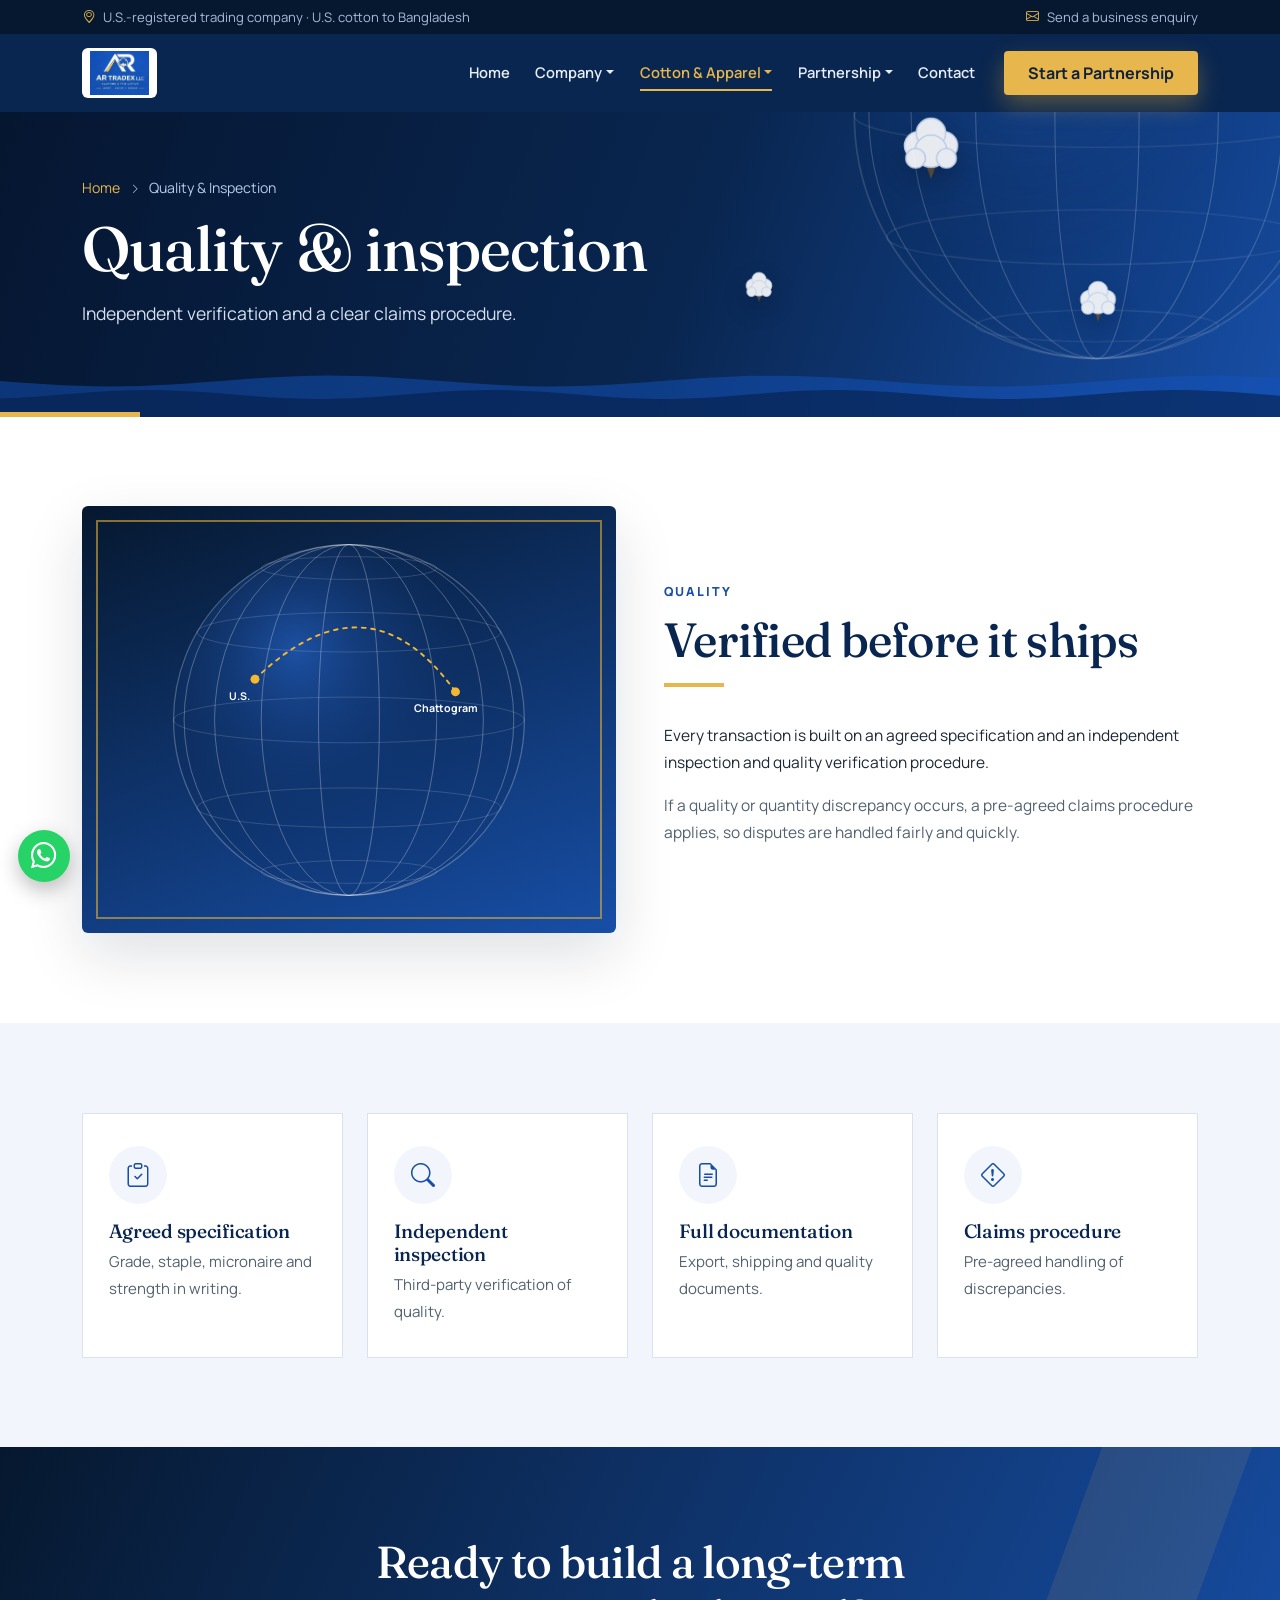
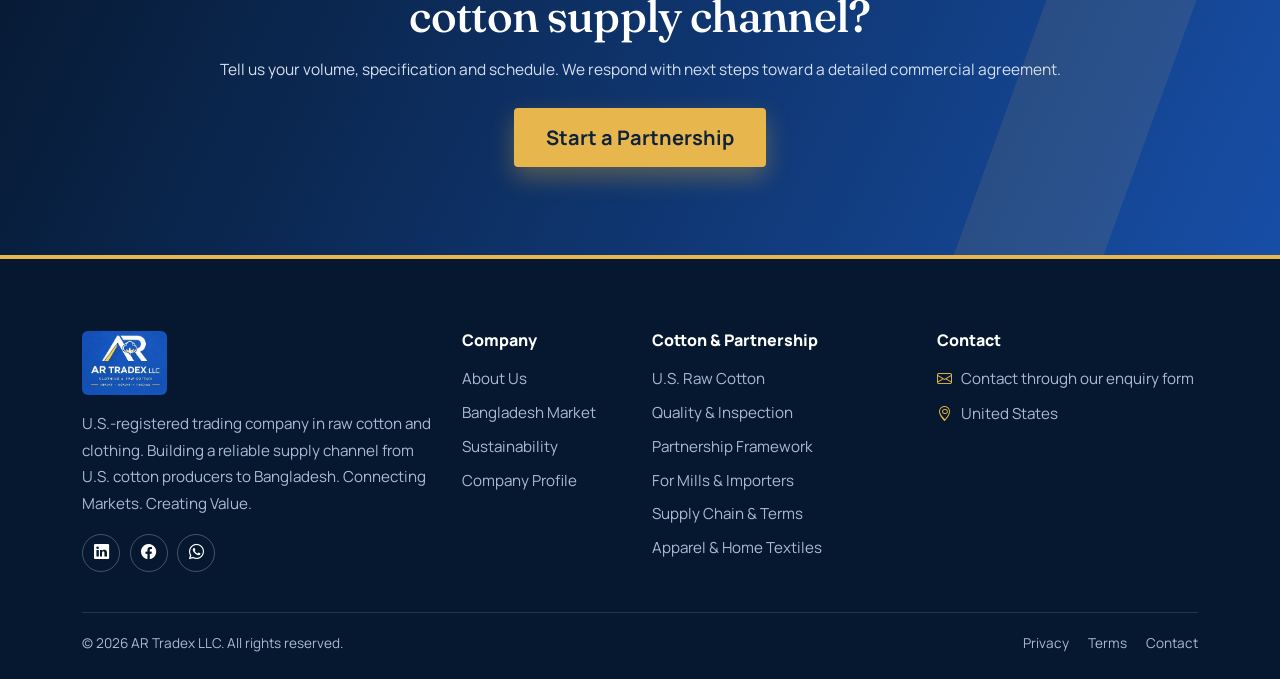
<file: quality.html>
<!DOCTYPE html>
<html lang="en"><head><meta charset="UTF-8"><meta name="viewport" content="width=device-width, initial-scale=1">
<title>Quality & Inspection | AR Tradex LLC</title><meta name="description" content="Independent inspection and claims procedure."><meta name="theme-color" content="#0a2a5e">
<meta property="og:title" content="Quality & Inspection | AR Tradex LLC"><meta property="og:description" content="Independent inspection and claims procedure.">
<link rel="icon" href="assets/favicon.png"><link rel="apple-touch-icon" href="assets/favicon.png">
<link rel="preconnect" href="https://fonts.googleapis.com"><link rel="preconnect" href="https://fonts.gstatic.com" crossorigin>
<link href="https://fonts.googleapis.com/css2?family=Fraunces:opsz,wght@9..144,500;9..144,600&family=Manrope:wght@400;500;600;700;800&display=swap" rel="stylesheet">
<link href="https://cdn.jsdelivr.net/npm/bootstrap@5.3.3/dist/css/bootstrap.min.css" rel="stylesheet">
<link href="https://cdn.jsdelivr.net/npm/bootstrap-icons@1.11.3/font/bootstrap-icons.min.css" rel="stylesheet">
<link href="css/style.css" rel="stylesheet"></head>
<body class="inner"><svg width="0" height="0" style="position:absolute" aria-hidden="true"><defs><symbol id="boll" viewBox="0 0 100 100"><path d="M50 96 L38 62 L62 62Z M20 74 L40 58 L46 66Z M80 74 L60 58 L54 66Z" fill="#5b4b33"/><g fill="#fff" stroke="#cfdcf2" stroke-width="2"><circle cx="32" cy="48" r="20"/><circle cx="68" cy="48" r="20"/><circle cx="50" cy="30" r="21"/><circle cx="50" cy="56" r="23"/><circle cx="28" cy="66" r="14"/><circle cx="72" cy="66" r="14"/></g></symbol></defs></svg>
<div class="progress-bar-top" id="pbar"></div>
<a class="visually-hidden-focusable skip" href="#main">Skip to content</a>
<div class="hdr fixed-top" id="hdr"><div class="topbar d-none d-lg-block"><div class="container d-flex justify-content-between"><span><i class="bi bi-geo-alt"></i> U.S.-registered trading company &middot; U.S. cotton to Bangladesh</span><span><a href="contact.html"><i class="bi bi-envelope"></i> Send a business enquiry</a></span></div></div>
<nav class="navbar navbar-expand-xl" id="nav"><div class="container">
<a class="navbar-brand" href="index.html"><img src="assets/logo.jpg" alt="AR Tradex LLC - Clothing &amp; Raw Cotton"></a>
<button class="navbar-toggler" data-bs-toggle="collapse" data-bs-target="#menu" aria-label="Open menu"><span class="navbar-toggler-icon"></span></button>
<div class="collapse navbar-collapse" id="menu"><ul class="navbar-nav ms-auto align-items-xl-center"><li class="nav-item"><a class="nav-link" href="index.html">Home</a></li><li class="nav-item dropdown"><a class="nav-link dropdown-toggle" href="#" role="button" data-bs-toggle="dropdown" aria-expanded="false">Company</a><ul class="dropdown-menu"><li><a class="dropdown-item" href="about.html">About Us</a></li><li><a class="dropdown-item" href="markets.html">Bangladesh Market</a></li><li><a class="dropdown-item" href="sustainability.html">Sustainability</a></li><li><a class="dropdown-item" href="company-profile.html">Company Profile</a></li></ul></li><li class="nav-item dropdown"><a class="nav-link dropdown-toggle active" href="#" role="button" data-bs-toggle="dropdown" aria-expanded="false">Cotton & Apparel</a><ul class="dropdown-menu"><li><a class="dropdown-item" href="cotton.html">U.S. Raw Cotton</a></li><li><a class="dropdown-item" href="quality.html">Quality & Inspection</a></li><li><a class="dropdown-item" href="apparel.html">Apparel & Home Textiles</a></li></ul></li><li class="nav-item dropdown"><a class="nav-link dropdown-toggle" href="#" role="button" data-bs-toggle="dropdown" aria-expanded="false">Partnership</a><ul class="dropdown-menu"><li><a class="dropdown-item" href="partnership.html">Partnership Framework</a></li><li><a class="dropdown-item" href="mill-requirement.html">For Mills & Importers</a></li><li><a class="dropdown-item" href="supply-chain.html">Supply Chain & Terms</a></li></ul></li><li class="nav-item"><a class="nav-link" href="contact.html">Contact</a></li>
<li class="nav-item ms-xl-3 mt-2 mt-xl-0"><a class="btn btn-gold" href="partnership.html#proposal">Start a Partnership</a></li></ul></div></div></nav></div>
<header class="phead"><div class="container"><nav aria-label="breadcrumb" class="crumb"><a href="index.html">Home</a><i class="bi bi-chevron-right"></i>Quality & Inspection</nav><h1>Quality &amp; inspection</h1><p>Independent verification and a clear claims procedure.</p></div><div class="pscene" aria-hidden="true"><div class="g" data-speed="-.08"><svg viewBox="0 0 600 600" aria-hidden="true"><defs><radialGradient id="gg" cx="35%" cy="30%"><stop offset="0" stop-color="#2a6fe0" stop-opacity=".55"/><stop offset="1" stop-color="#071d42" stop-opacity=".15"/></radialGradient></defs><circle cx="300" cy="300" r="280" fill="url(#gg)" stroke="#fff" stroke-opacity=".25" stroke-width="2"/><g fill="none" stroke="#fff" stroke-opacity=".2" stroke-width="1.2"><ellipse cx="300" cy="300" rx="263.1" ry="280"/><ellipse cx="300" cy="300" rx="214.5" ry="280"/><ellipse cx="300" cy="300" rx="140.0" ry="280"/><ellipse cx="300" cy="300" rx="48.6" ry="280"/><ellipse cx="300" cy="300" rx="48.6" ry="280"/><ellipse cx="300" cy="300" rx="140.0" ry="280"/><ellipse cx="300" cy="300" rx="214.5" ry="280"/><ellipse cx="300" cy="300" rx="263.1" ry="280"/><ellipse cx="300" cy="542.5" rx="140.0" ry="18.2"/><ellipse cx="300" cy="440.0" rx="242.5" ry="31.5"/><ellipse cx="300" cy="300.0" rx="280.0" ry="36.4"/><ellipse cx="300" cy="160.0" rx="242.5" ry="31.5"/><ellipse cx="300" cy="57.5" rx="140.0" ry="18.2"/></g></svg></div><svg class="boll" data-speed="0.12" style="left:70%;top:20%;width:70px;animation-delay:0s;--r:15deg" viewBox="0 0 100 100" aria-hidden="true"><use href="#boll"/></svg><svg class="boll" data-speed="0.2" style="left:84%;top:55%;width:46px;animation-delay:1.2s;--r:-20deg" viewBox="0 0 100 100" aria-hidden="true"><use href="#boll"/></svg><svg class="boll" data-speed="0.08" style="left:58%;top:60%;width:34px;animation-delay:0.6s;--r:30deg" viewBox="0 0 100 100" aria-hidden="true"><use href="#boll"/></svg><svg class="w1" viewBox="0 0 1640 200" preserveAspectRatio="none" aria-hidden="true"><path d="M0,200 L0,120.0 L20,122.6 L40,125.2 L60,127.4 L80,129.3 L100,130.8 L120,131.7 L140,132.0 L160,131.7 L180,130.9 L200,129.5 L220,127.7 L240,125.5 L260,123.0 L280,120.4 L300,117.7 L320,115.2 L340,112.9 L360,110.9 L380,109.4 L400,108.4 L420,108.0 L440,108.2 L460,108.9 L480,110.2 L500,112.0 L520,114.2 L540,116.6 L560,119.3 L580,121.9 L600,124.5 L620,126.8 L640,128.8 L660,130.4 L680,131.5 L700,132.0 L720,131.9 L740,131.2 L760,130.0 L780,128.3 L800,126.1 L820,123.7 L840,121.1 L860,118.4 L880,115.9 L900,113.5 L920,111.4 L940,109.8 L960,108.6 L980,108.1 L1000,108.1 L1020,108.7 L1040,109.8 L1060,111.5 L1080,113.6 L1100,116.0 L1120,118.5 L1140,121.2 L1160,123.8 L1180,126.2 L1200,128.3 L1220,130.0 L1240,131.2 L1260,131.9 L1280,132.0 L1300,131.4 L1320,130.4 L1340,128.8 L1360,126.7 L1380,124.4 L1400,121.8 L1420,119.2 L1440,116.5 L1460,114.1 L1480,111.9 L1500,110.2 L1520,108.9 L1540,108.2 L1560,108.0 L1580,108.5 L1600,109.5 L1620,111.0 L1640,113.0 L1640,200 Z" fill="#1554be" fill-opacity="0.5"/><path d="M0,200 L0,159.1 L20,157.6 L40,155.4 L60,152.8 L80,150.0 L100,147.2 L120,144.6 L140,142.4 L160,140.9 L180,140.1 L200,140.1 L220,140.9 L240,142.5 L260,144.6 L280,147.2 L300,150.0 L320,152.8 L340,155.4 L360,157.6 L380,159.1 L400,159.9 L420,159.9 L440,159.1 L460,157.5 L480,155.4 L500,152.8 L520,150.0 L540,147.1 L560,144.6 L580,142.4 L600,140.9 L620,140.1 L640,140.1 L660,140.9 L680,142.5 L700,144.6 L720,147.2 L740,150.1 L760,152.9 L780,155.5 L800,157.6 L820,159.1 L840,159.9 L860,159.9 L880,159.1 L900,157.5 L920,155.4 L940,152.8 L960,149.9 L980,147.1 L1000,144.5 L1020,142.4 L1040,140.9 L1060,140.1 L1080,140.1 L1100,140.9 L1120,142.5 L1140,144.7 L1160,147.3 L1180,150.1 L1200,152.9 L1220,155.5 L1240,157.6 L1260,159.1 L1280,159.9 L1300,159.9 L1320,159.1 L1340,157.5 L1360,155.3 L1380,152.7 L1400,149.9 L1420,147.1 L1440,144.5 L1460,142.4 L1480,140.9 L1500,140.1 L1520,140.1 L1540,140.9 L1560,142.5 L1580,144.7 L1600,147.3 L1620,150.1 L1640,152.9 L1640,200 Z" fill="#071d42" fill-opacity="0.55"/></svg></div></header><main id="main">
<section class="sec"><div class="container"><div class="row g-5 align-items-center"><div class="col-lg-6 rv"><div class="vis vis-globe"><svg viewBox="0 0 600 600" aria-hidden="true"><defs><radialGradient id="gg" cx="35%" cy="30%"><stop offset="0" stop-color="#2a6fe0" stop-opacity=".55"/><stop offset="1" stop-color="#071d42" stop-opacity=".15"/></radialGradient></defs><circle cx="300" cy="300" r="280" fill="url(#gg)" stroke="#fff" stroke-opacity=".25" stroke-width="2"/><g fill="none" stroke="#fff" stroke-opacity=".2" stroke-width="1.2"><ellipse cx="300" cy="300" rx="263.1" ry="280"/><ellipse cx="300" cy="300" rx="214.5" ry="280"/><ellipse cx="300" cy="300" rx="140.0" ry="280"/><ellipse cx="300" cy="300" rx="48.6" ry="280"/><ellipse cx="300" cy="300" rx="48.6" ry="280"/><ellipse cx="300" cy="300" rx="140.0" ry="280"/><ellipse cx="300" cy="300" rx="214.5" ry="280"/><ellipse cx="300" cy="300" rx="263.1" ry="280"/><ellipse cx="300" cy="542.5" rx="140.0" ry="18.2"/><ellipse cx="300" cy="440.0" rx="242.5" ry="31.5"/><ellipse cx="300" cy="300.0" rx="280.0" ry="36.4"/><ellipse cx="300" cy="160.0" rx="242.5" ry="31.5"/><ellipse cx="300" cy="57.5" rx="140.0" ry="18.2"/></g><path class="arc" d="M150 235 Q330 60 470 255" fill="none" stroke="#f5b82e" stroke-width="3" stroke-dasharray="6 9" stroke-linecap="round"/><g fill="#f5b82e"><circle cx="150" cy="235" r="7"/><circle cx="470" cy="255" r="7"/><circle class="pulse" cx="150" cy="235" r="7"/><circle class="pulse" cx="470" cy="255" r="7" style="animation-delay:1s"/></g><g fill="#fff" font-family="Manrope,sans-serif" font-weight="700" font-size="17"><text x="108" y="268">U.S.</text><text x="404" y="288">Chattogram</text></g></svg></div></div><div class="col-lg-6 rv"><div class="shead  rv"><span class="eyebrow">Quality</span><h2>Verified before it ships</h2><div class="rule"></div></div><p class="">Every transaction is built on an agreed specification and an independent inspection and quality verification procedure.</p><p class="muted">If a quality or quantity discrepancy occurs, a pre-agreed claims procedure applies, so disputes are handled fairly and quickly.</p></div></div></div></section>
<section class="sec alt"><div class="container"><div class="row g-4"><div class="col-md-6 col-lg-3 rv" style="--d:0ms"><div class="card-x"><span class="ic"><i class="bi bi-clipboard-check"></i></span><h3>Agreed specification</h3><p>Grade, staple, micronaire and strength in writing.</p></div></div><div class="col-md-6 col-lg-3 rv" style="--d:80ms"><div class="card-x"><span class="ic"><i class="bi bi-search"></i></span><h3>Independent inspection</h3><p>Third-party verification of quality.</p></div></div><div class="col-md-6 col-lg-3 rv" style="--d:160ms"><div class="card-x"><span class="ic"><i class="bi bi-file-earmark-text"></i></span><h3>Full documentation</h3><p>Export, shipping and quality documents.</p></div></div><div class="col-md-6 col-lg-3 rv" style="--d:240ms"><div class="card-x"><span class="ic"><i class="bi bi-exclamation-diamond"></i></span><h3>Claims procedure</h3><p>Pre-agreed handling of discrepancies.</p></div></div></div></div></section><section class="cta"><div class="container text-center rv"><h2>Ready to build a long-term cotton supply channel?</h2><p>Tell us your volume, specification and schedule. We respond with next steps toward a detailed commercial agreement.</p><a class="btn btn-gold btn-lg" href="partnership.html#proposal">Start a Partnership</a></div></section></main>
<footer><div class="container"><div class="row g-4">
<div class="col-lg-4"><img src="assets/logo.jpg" class="flogo" alt="AR Tradex LLC"><p class="mt-3">U.S.-registered trading company in raw cotton and clothing. Building a reliable supply channel from U.S. cotton producers to Bangladesh. Connecting Markets. Creating Value.</p><div class="soc"><a href="contact.html" aria-label="LinkedIn: contact for company profile"><i class="bi bi-linkedin"></i></a><a href="contact.html" aria-label="Facebook: contact for company profile"><i class="bi bi-facebook"></i></a><a href="contact.html" aria-label="WhatsApp"><i class="bi bi-whatsapp"></i></a></div></div>
<div class="col-6 col-lg-2"><h4>Company</h4><a href="about.html">About Us</a><a href="markets.html">Bangladesh Market</a><a href="sustainability.html">Sustainability</a><a href="company-profile.html">Company Profile</a></div>
<div class="col-6 col-lg-3"><h4>Cotton &amp; Partnership</h4><a href="cotton.html">U.S. Raw Cotton</a><a href="quality.html">Quality &amp; Inspection</a><a href="partnership.html">Partnership Framework</a><a href="mill-requirement.html">For Mills &amp; Importers</a><a href="supply-chain.html">Supply Chain &amp; Terms</a><a href="apparel.html">Apparel &amp; Home Textiles</a></div>
<div class="col-lg-3"><h4>Contact</h4><p class="mb-2"><i class="bi bi-envelope"></i> Contact through our enquiry form</p><p><i class="bi bi-geo-alt"></i> United States</p></div></div>
<div class="fbar"><span>&copy; <span class="yr"></span> AR Tradex LLC. All rights reserved.</span><span><a href="privacy.html">Privacy</a><a href="terms.html">Terms</a><a href="contact.html">Contact</a></span></div></div></footer>
<a class="wa" href="contact.html" aria-label="Chat on WhatsApp"><i class="bi bi-whatsapp"></i></a>
<button class="totop" aria-label="Back to top"><i class="bi bi-arrow-up"></i></button>
<script src="https://code.jquery.com/jquery-3.7.1.min.js"></script>
<script src="https://cdn.jsdelivr.net/npm/bootstrap@5.3.3/dist/js/bootstrap.bundle.min.js"></script>
<script src="js/main.js"></script></body></html>
</file>
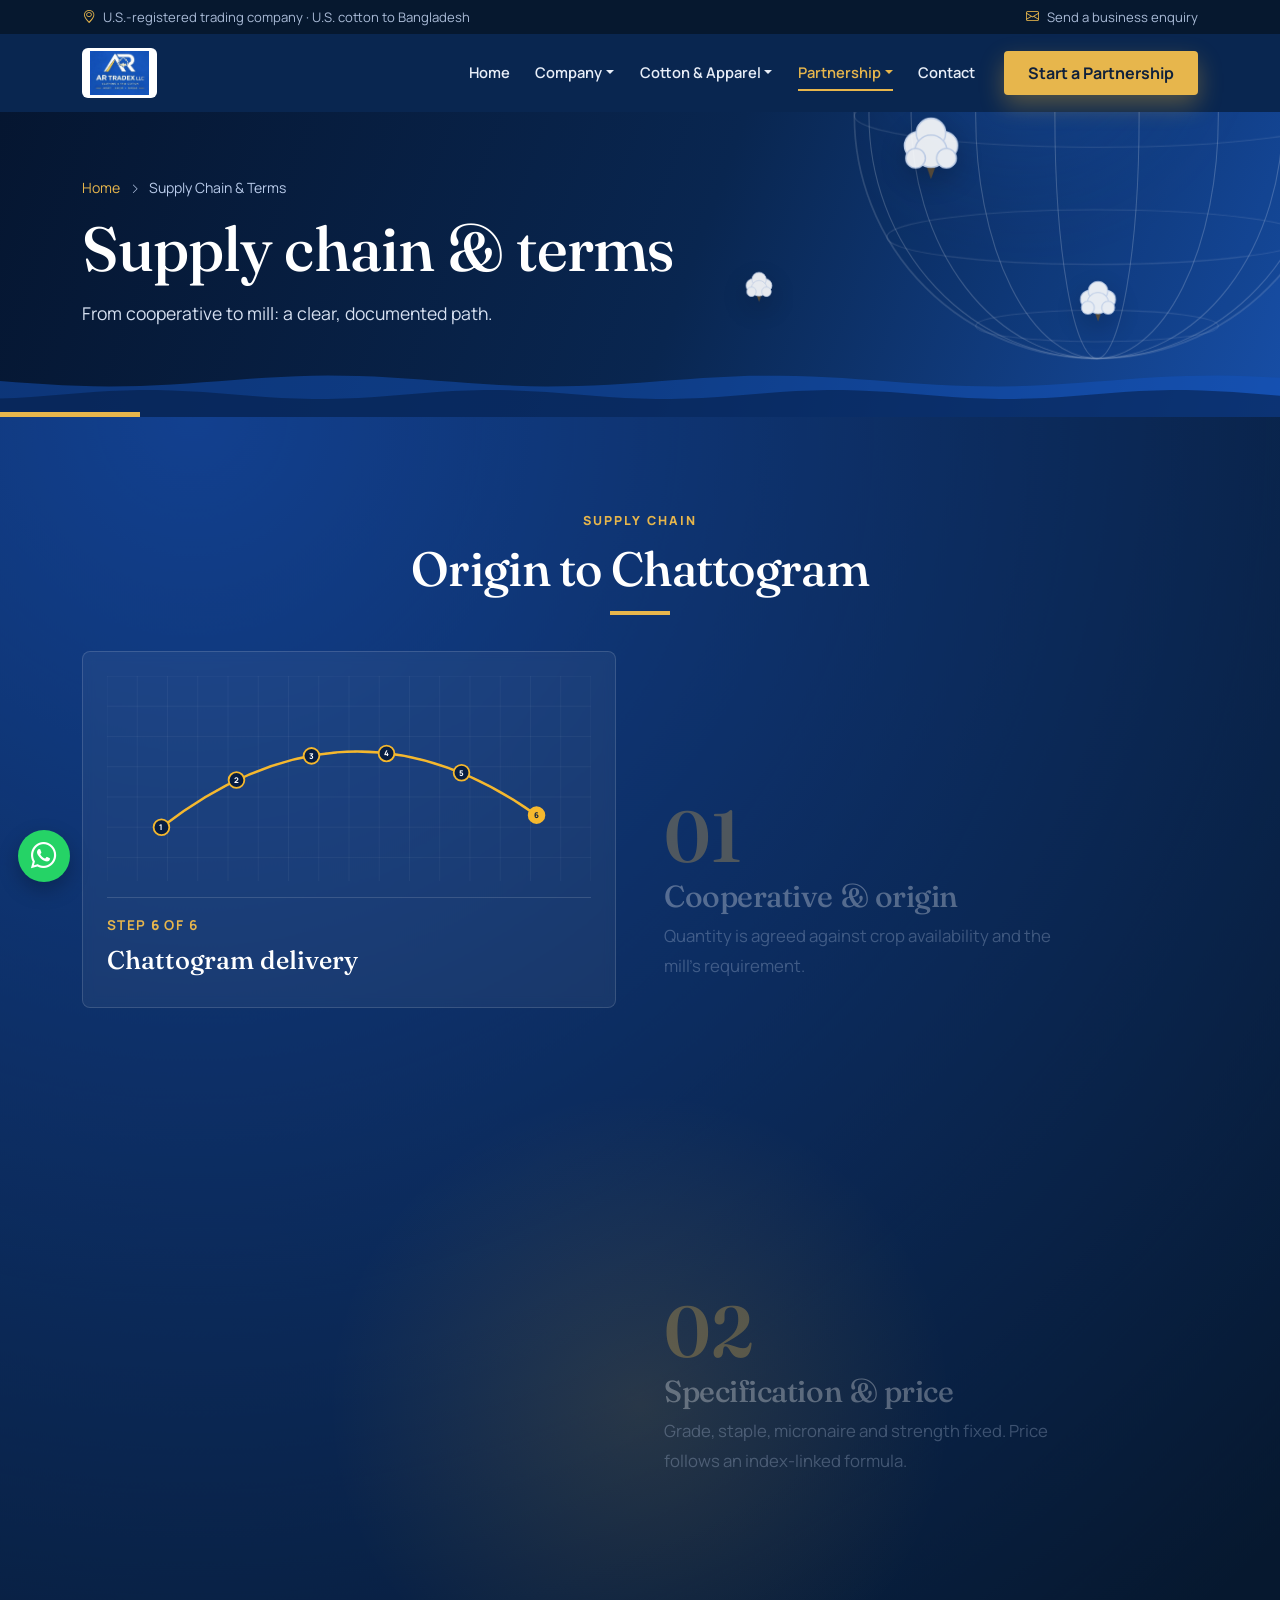
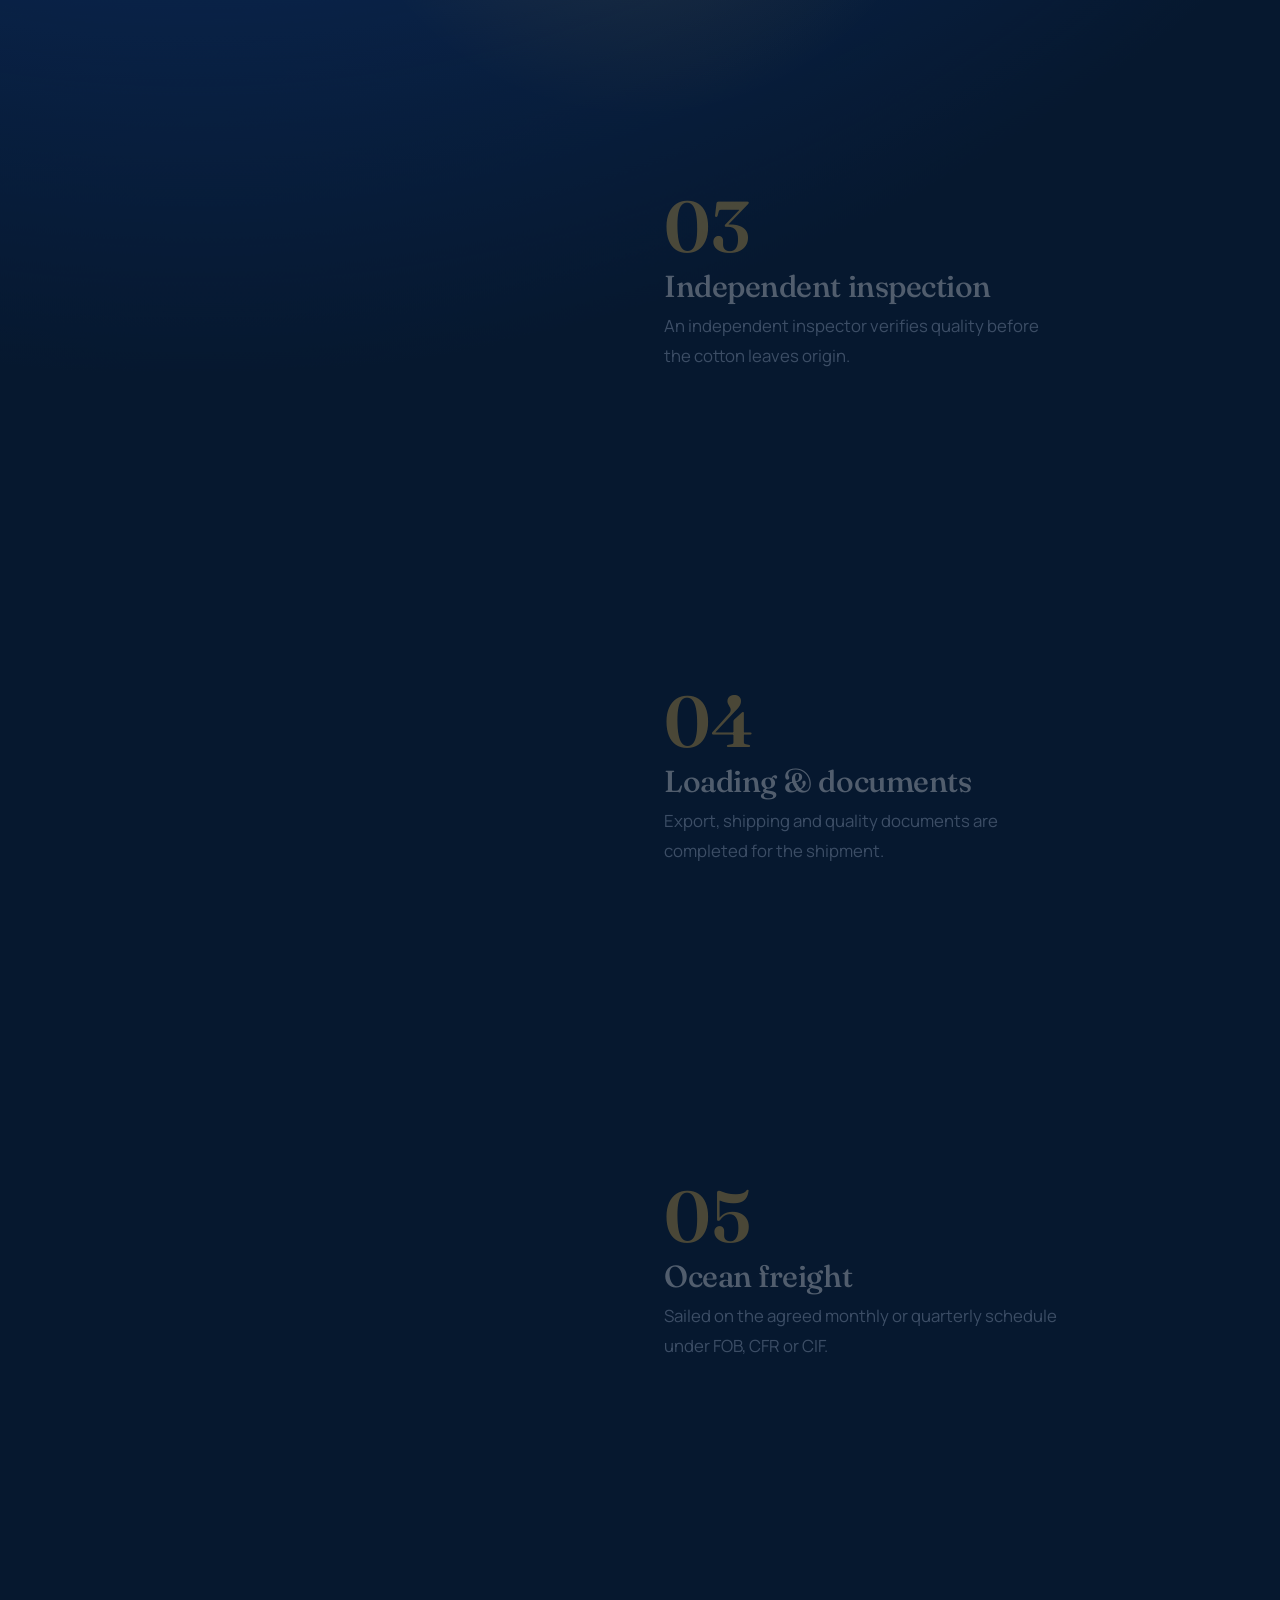
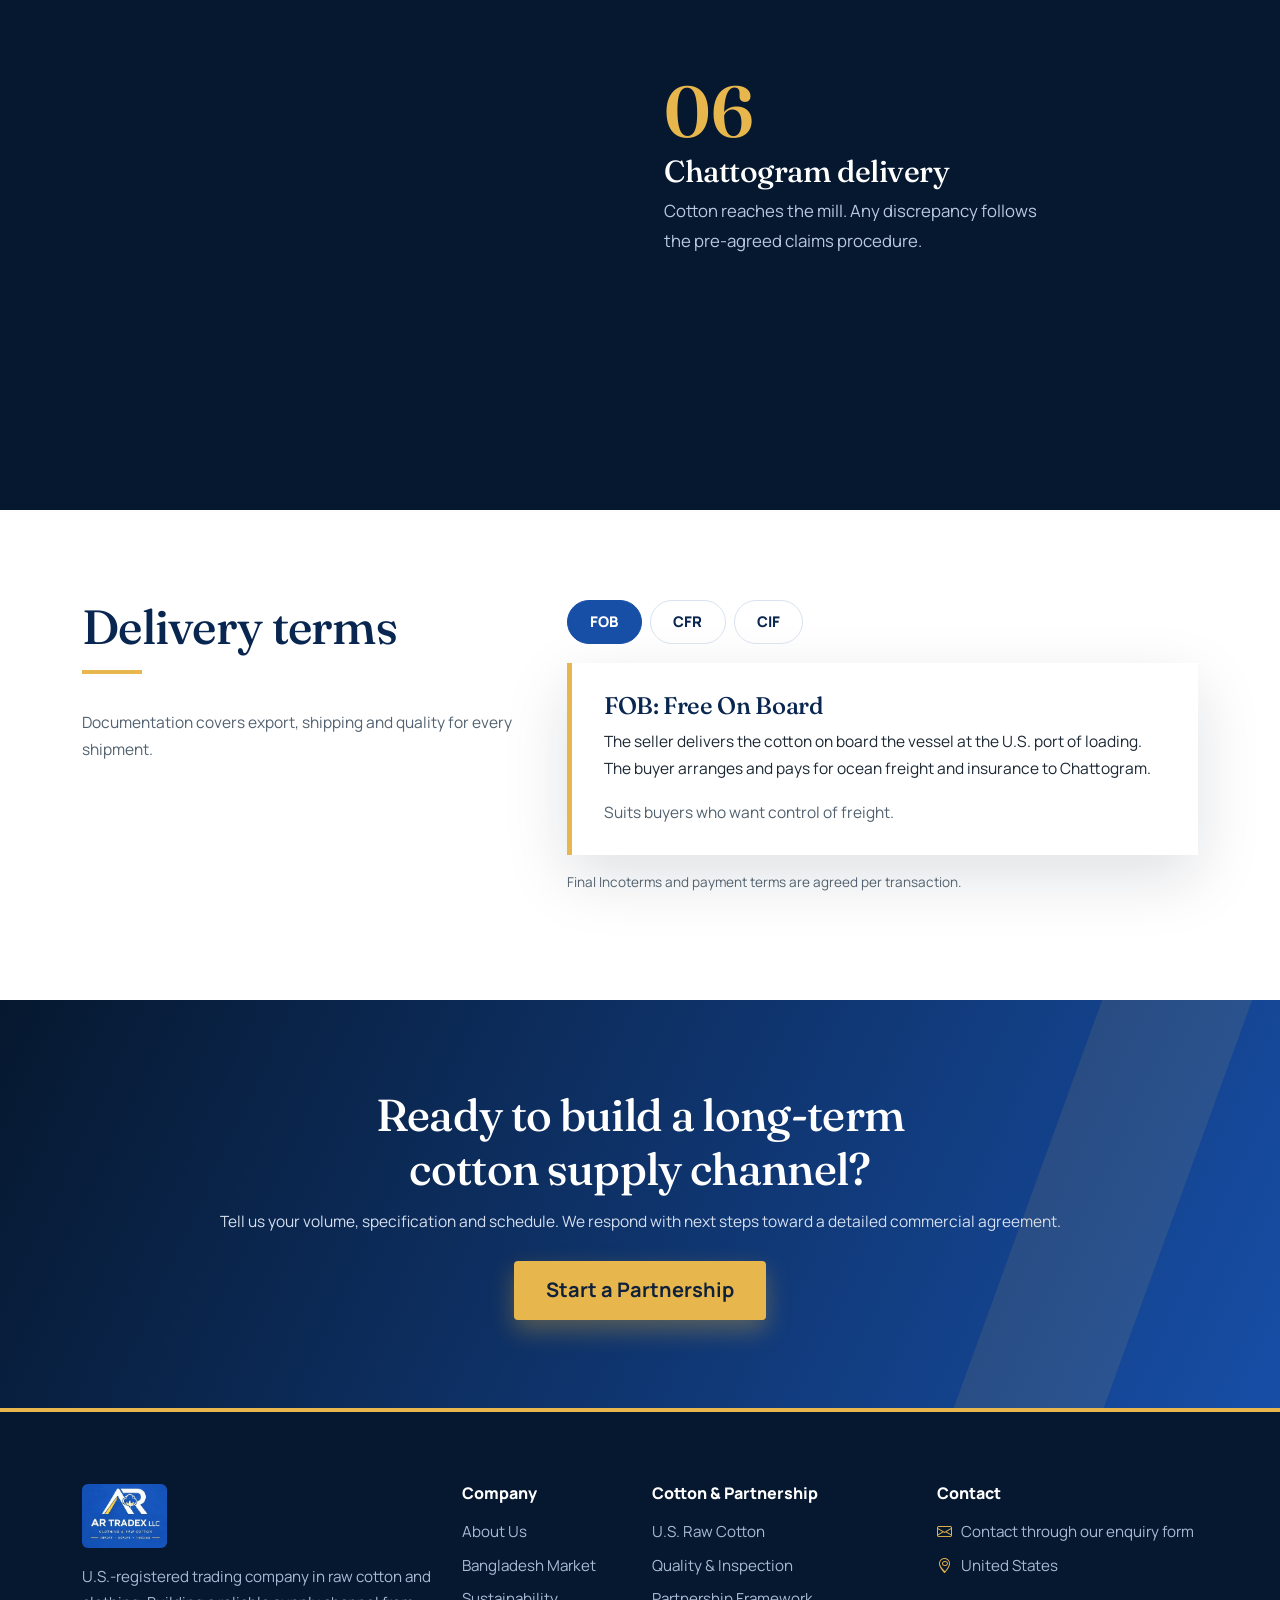
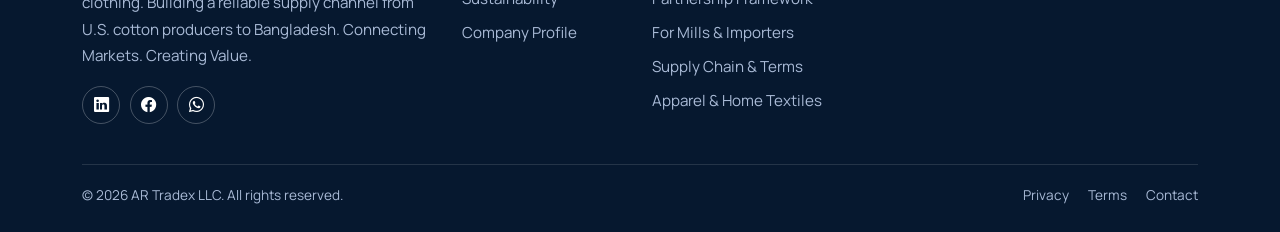
<file: supply-chain.html>
<!DOCTYPE html>
<html lang="en"><head><meta charset="UTF-8"><meta name="viewport" content="width=device-width, initial-scale=1">
<title>Supply Chain & Terms | AR Tradex LLC</title><meta name="description" content="Supply chain, delivery terms and documentation."><meta name="theme-color" content="#0a2a5e">
<meta property="og:title" content="Supply Chain & Terms | AR Tradex LLC"><meta property="og:description" content="Supply chain, delivery terms and documentation.">
<link rel="icon" href="assets/favicon.png"><link rel="apple-touch-icon" href="assets/favicon.png">
<link rel="preconnect" href="https://fonts.googleapis.com"><link rel="preconnect" href="https://fonts.gstatic.com" crossorigin>
<link href="https://fonts.googleapis.com/css2?family=Fraunces:opsz,wght@9..144,500;9..144,600&family=Manrope:wght@400;500;600;700;800&display=swap" rel="stylesheet">
<link href="https://cdn.jsdelivr.net/npm/bootstrap@5.3.3/dist/css/bootstrap.min.css" rel="stylesheet">
<link href="https://cdn.jsdelivr.net/npm/bootstrap-icons@1.11.3/font/bootstrap-icons.min.css" rel="stylesheet">
<link href="css/style.css" rel="stylesheet"></head>
<body class="inner"><svg width="0" height="0" style="position:absolute" aria-hidden="true"><defs><symbol id="boll" viewBox="0 0 100 100"><path d="M50 96 L38 62 L62 62Z M20 74 L40 58 L46 66Z M80 74 L60 58 L54 66Z" fill="#5b4b33"/><g fill="#fff" stroke="#cfdcf2" stroke-width="2"><circle cx="32" cy="48" r="20"/><circle cx="68" cy="48" r="20"/><circle cx="50" cy="30" r="21"/><circle cx="50" cy="56" r="23"/><circle cx="28" cy="66" r="14"/><circle cx="72" cy="66" r="14"/></g></symbol></defs></svg>
<div class="progress-bar-top" id="pbar"></div>
<a class="visually-hidden-focusable skip" href="#main">Skip to content</a>
<div class="hdr fixed-top" id="hdr"><div class="topbar d-none d-lg-block"><div class="container d-flex justify-content-between"><span><i class="bi bi-geo-alt"></i> U.S.-registered trading company &middot; U.S. cotton to Bangladesh</span><span><a href="contact.html"><i class="bi bi-envelope"></i> Send a business enquiry</a></span></div></div>
<nav class="navbar navbar-expand-xl" id="nav"><div class="container">
<a class="navbar-brand" href="index.html"><img src="assets/logo.jpg" alt="AR Tradex LLC - Clothing &amp; Raw Cotton"></a>
<button class="navbar-toggler" data-bs-toggle="collapse" data-bs-target="#menu" aria-label="Open menu"><span class="navbar-toggler-icon"></span></button>
<div class="collapse navbar-collapse" id="menu"><ul class="navbar-nav ms-auto align-items-xl-center"><li class="nav-item"><a class="nav-link" href="index.html">Home</a></li><li class="nav-item dropdown"><a class="nav-link dropdown-toggle" href="#" role="button" data-bs-toggle="dropdown" aria-expanded="false">Company</a><ul class="dropdown-menu"><li><a class="dropdown-item" href="about.html">About Us</a></li><li><a class="dropdown-item" href="markets.html">Bangladesh Market</a></li><li><a class="dropdown-item" href="sustainability.html">Sustainability</a></li><li><a class="dropdown-item" href="company-profile.html">Company Profile</a></li></ul></li><li class="nav-item dropdown"><a class="nav-link dropdown-toggle" href="#" role="button" data-bs-toggle="dropdown" aria-expanded="false">Cotton & Apparel</a><ul class="dropdown-menu"><li><a class="dropdown-item" href="cotton.html">U.S. Raw Cotton</a></li><li><a class="dropdown-item" href="quality.html">Quality & Inspection</a></li><li><a class="dropdown-item" href="apparel.html">Apparel & Home Textiles</a></li></ul></li><li class="nav-item dropdown"><a class="nav-link dropdown-toggle active" href="#" role="button" data-bs-toggle="dropdown" aria-expanded="false">Partnership</a><ul class="dropdown-menu"><li><a class="dropdown-item" href="partnership.html">Partnership Framework</a></li><li><a class="dropdown-item" href="mill-requirement.html">For Mills & Importers</a></li><li><a class="dropdown-item" href="supply-chain.html">Supply Chain & Terms</a></li></ul></li><li class="nav-item"><a class="nav-link" href="contact.html">Contact</a></li>
<li class="nav-item ms-xl-3 mt-2 mt-xl-0"><a class="btn btn-gold" href="partnership.html#proposal">Start a Partnership</a></li></ul></div></div></nav></div>
<header class="phead"><div class="container"><nav aria-label="breadcrumb" class="crumb"><a href="index.html">Home</a><i class="bi bi-chevron-right"></i>Supply Chain & Terms</nav><h1>Supply chain &amp; terms</h1><p>From cooperative to mill: a clear, documented path.</p></div><div class="pscene" aria-hidden="true"><div class="g" data-speed="-.08"><svg viewBox="0 0 600 600" aria-hidden="true"><defs><radialGradient id="gg" cx="35%" cy="30%"><stop offset="0" stop-color="#2a6fe0" stop-opacity=".55"/><stop offset="1" stop-color="#071d42" stop-opacity=".15"/></radialGradient></defs><circle cx="300" cy="300" r="280" fill="url(#gg)" stroke="#fff" stroke-opacity=".25" stroke-width="2"/><g fill="none" stroke="#fff" stroke-opacity=".2" stroke-width="1.2"><ellipse cx="300" cy="300" rx="263.1" ry="280"/><ellipse cx="300" cy="300" rx="214.5" ry="280"/><ellipse cx="300" cy="300" rx="140.0" ry="280"/><ellipse cx="300" cy="300" rx="48.6" ry="280"/><ellipse cx="300" cy="300" rx="48.6" ry="280"/><ellipse cx="300" cy="300" rx="140.0" ry="280"/><ellipse cx="300" cy="300" rx="214.5" ry="280"/><ellipse cx="300" cy="300" rx="263.1" ry="280"/><ellipse cx="300" cy="542.5" rx="140.0" ry="18.2"/><ellipse cx="300" cy="440.0" rx="242.5" ry="31.5"/><ellipse cx="300" cy="300.0" rx="280.0" ry="36.4"/><ellipse cx="300" cy="160.0" rx="242.5" ry="31.5"/><ellipse cx="300" cy="57.5" rx="140.0" ry="18.2"/></g></svg></div><svg class="boll" data-speed="0.12" style="left:70%;top:20%;width:70px;animation-delay:0s;--r:15deg" viewBox="0 0 100 100" aria-hidden="true"><use href="#boll"/></svg><svg class="boll" data-speed="0.2" style="left:84%;top:55%;width:46px;animation-delay:1.2s;--r:-20deg" viewBox="0 0 100 100" aria-hidden="true"><use href="#boll"/></svg><svg class="boll" data-speed="0.08" style="left:58%;top:60%;width:34px;animation-delay:0.6s;--r:30deg" viewBox="0 0 100 100" aria-hidden="true"><use href="#boll"/></svg><svg class="w1" viewBox="0 0 1640 200" preserveAspectRatio="none" aria-hidden="true"><path d="M0,200 L0,120.0 L20,122.6 L40,125.2 L60,127.4 L80,129.3 L100,130.8 L120,131.7 L140,132.0 L160,131.7 L180,130.9 L200,129.5 L220,127.7 L240,125.5 L260,123.0 L280,120.4 L300,117.7 L320,115.2 L340,112.9 L360,110.9 L380,109.4 L400,108.4 L420,108.0 L440,108.2 L460,108.9 L480,110.2 L500,112.0 L520,114.2 L540,116.6 L560,119.3 L580,121.9 L600,124.5 L620,126.8 L640,128.8 L660,130.4 L680,131.5 L700,132.0 L720,131.9 L740,131.2 L760,130.0 L780,128.3 L800,126.1 L820,123.7 L840,121.1 L860,118.4 L880,115.9 L900,113.5 L920,111.4 L940,109.8 L960,108.6 L980,108.1 L1000,108.1 L1020,108.7 L1040,109.8 L1060,111.5 L1080,113.6 L1100,116.0 L1120,118.5 L1140,121.2 L1160,123.8 L1180,126.2 L1200,128.3 L1220,130.0 L1240,131.2 L1260,131.9 L1280,132.0 L1300,131.4 L1320,130.4 L1340,128.8 L1360,126.7 L1380,124.4 L1400,121.8 L1420,119.2 L1440,116.5 L1460,114.1 L1480,111.9 L1500,110.2 L1520,108.9 L1540,108.2 L1560,108.0 L1580,108.5 L1600,109.5 L1620,111.0 L1640,113.0 L1640,200 Z" fill="#1554be" fill-opacity="0.5"/><path d="M0,200 L0,159.1 L20,157.6 L40,155.4 L60,152.8 L80,150.0 L100,147.2 L120,144.6 L140,142.4 L160,140.9 L180,140.1 L200,140.1 L220,140.9 L240,142.5 L260,144.6 L280,147.2 L300,150.0 L320,152.8 L340,155.4 L360,157.6 L380,159.1 L400,159.9 L420,159.9 L440,159.1 L460,157.5 L480,155.4 L500,152.8 L520,150.0 L540,147.1 L560,144.6 L580,142.4 L600,140.9 L620,140.1 L640,140.1 L660,140.9 L680,142.5 L700,144.6 L720,147.2 L740,150.1 L760,152.9 L780,155.5 L800,157.6 L820,159.1 L840,159.9 L860,159.9 L880,159.1 L900,157.5 L920,155.4 L940,152.8 L960,149.9 L980,147.1 L1000,144.5 L1020,142.4 L1040,140.9 L1060,140.1 L1080,140.1 L1100,140.9 L1120,142.5 L1140,144.7 L1160,147.3 L1180,150.1 L1200,152.9 L1220,155.5 L1240,157.6 L1260,159.1 L1280,159.9 L1300,159.9 L1320,159.1 L1340,157.5 L1360,155.3 L1380,152.7 L1400,149.9 L1420,147.1 L1440,144.5 L1460,142.4 L1480,140.9 L1500,140.1 L1520,140.1 L1540,140.9 L1560,142.5 L1580,144.7 L1600,147.3 L1620,150.1 L1640,152.9 L1640,200 Z" fill="#071d42" fill-opacity="0.55"/></svg></div></header><main id="main">
<section class="sec dark"><div class="container"><div class="shead text-center rv"><span class="eyebrow">Supply chain</span><h2>Origin to Chattogram</h2><div class="rule"></div></div><div class="row g-5 journey"><div class="col-lg-6"><div class="jsticky"><div class="jbox"><svg viewBox="0 0 800 340" class="route" aria-hidden="true"><g stroke="#fff" stroke-opacity=".08"><path d="M0 0V340"/><path d="M50 0V340"/><path d="M100 0V340"/><path d="M150 0V340"/><path d="M200 0V340"/><path d="M250 0V340"/><path d="M300 0V340"/><path d="M350 0V340"/><path d="M400 0V340"/><path d="M450 0V340"/><path d="M500 0V340"/><path d="M550 0V340"/><path d="M600 0V340"/><path d="M650 0V340"/><path d="M700 0V340"/><path d="M750 0V340"/><path d="M800 0V340"/><path d="M0 0H800"/><path d="M0 50H800"/><path d="M0 100H800"/><path d="M0 150H800"/><path d="M0 200H800"/><path d="M0 250H800"/><path d="M0 300H800"/></g><path d="M90 250 Q400 10 710 230" fill="none" stroke="#fff" stroke-opacity=".2" stroke-width="3" stroke-dasharray="4 8"/><path id="rp" pathLength="1" d="M90 250 Q400 10 710 230" fill="none" stroke="#f5b82e" stroke-width="4" stroke-linecap="round" stroke-dasharray="1" stroke-dashoffset="1"/><g class="nd" data-i="0"><circle cx="90" cy="250" r="13" fill="#071d42" stroke="#f5b82e" stroke-width="3"/><text x="90" y="255" text-anchor="middle" fill="#fff" font-size="13" font-weight="800" font-family="Manrope,sans-serif">1</text></g><g class="nd" data-i="1"><circle cx="214" cy="172" r="13" fill="#071d42" stroke="#f5b82e" stroke-width="3"/><text x="214" y="177" text-anchor="middle" fill="#fff" font-size="13" font-weight="800" font-family="Manrope,sans-serif">2</text></g><g class="nd" data-i="2"><circle cx="338" cy="132" r="13" fill="#071d42" stroke="#f5b82e" stroke-width="3"/><text x="338" y="137" text-anchor="middle" fill="#fff" font-size="13" font-weight="800" font-family="Manrope,sans-serif">3</text></g><g class="nd" data-i="3"><circle cx="462" cy="128" r="13" fill="#071d42" stroke="#f5b82e" stroke-width="3"/><text x="462" y="133" text-anchor="middle" fill="#fff" font-size="13" font-weight="800" font-family="Manrope,sans-serif">4</text></g><g class="nd" data-i="4"><circle cx="586" cy="160" r="13" fill="#071d42" stroke="#f5b82e" stroke-width="3"/><text x="586" y="165" text-anchor="middle" fill="#fff" font-size="13" font-weight="800" font-family="Manrope,sans-serif">5</text></g><g class="nd" data-i="5"><circle cx="710" cy="230" r="13" fill="#071d42" stroke="#f5b82e" stroke-width="3"/><text x="710" y="235" text-anchor="middle" fill="#fff" font-size="13" font-weight="800" font-family="Manrope,sans-serif">6</text></g></svg><div class="jlabel"><small>Step <b id="jn">1</b> of 6</small><strong id="jt">Cooperative & origin</strong></div></div></div></div><div class="col-lg-6"><div class="jstep" data-i="0"><span>01</span><h3>Cooperative & origin</h3><p>Quantity is agreed against crop availability and the mill's requirement.</p></div><div class="jstep" data-i="1"><span>02</span><h3>Specification & price</h3><p>Grade, staple, micronaire and strength fixed. Price follows an index-linked formula.</p></div><div class="jstep" data-i="2"><span>03</span><h3>Independent inspection</h3><p>An independent inspector verifies quality before the cotton leaves origin.</p></div><div class="jstep" data-i="3"><span>04</span><h3>Loading & documents</h3><p>Export, shipping and quality documents are completed for the shipment.</p></div><div class="jstep" data-i="4"><span>05</span><h3>Ocean freight</h3><p>Sailed on the agreed monthly or quarterly schedule under FOB, CFR or CIF.</p></div><div class="jstep" data-i="5"><span>06</span><h3>Chattogram delivery</h3><p>Cotton reaches the mill. Any discrepancy follows the pre-agreed claims procedure.</p></div></div></div></div></section>
<section class="sec"><div class="container"><div class="row g-5"><div class="col-lg-5 rv"><div class="shead  rv"><h2>Delivery terms</h2><div class="rule"></div></div><p class="muted">Documentation covers export, shipping and quality for every shipment.</p></div><div class="col-lg-7 rv"><ul class="nav nav-pills term-tabs" role="tablist"><li class="nav-item"><button class="nav-link active" data-bs-toggle="pill" data-bs-target="#fob">FOB</button></li><li class="nav-item"><button class="nav-link" data-bs-toggle="pill" data-bs-target="#cfr">CFR</button></li><li class="nav-item"><button class="nav-link" data-bs-toggle="pill" data-bs-target="#cif">CIF</button></li></ul><div class="tab-content term-box">
<div class="tab-pane fade show active" id="fob"><h3>FOB: Free On Board</h3><p>The seller delivers the cotton on board the vessel at the U.S. port of loading. The buyer arranges and pays for ocean freight and insurance to Chattogram.</p><p class="muted mb-0">Suits buyers who want control of freight.</p></div>
<div class="tab-pane fade" id="cfr"><h3>CFR: Cost and Freight</h3><p>The seller arranges and pays ocean freight to Chattogram. Risk passes to the buyer once the cotton is loaded. The buyer arranges insurance.</p><p class="muted mb-0">Suits buyers who want a delivered-freight price.</p></div>
<div class="tab-pane fade" id="cif"><h3>CIF: Cost, Insurance and Freight</h3><p>As CFR, and the seller also buys minimum insurance cover to Chattogram for the buyer's benefit. Risk still passes on loading.</p><p class="muted mb-0">Suits buyers who want freight and insurance included.</p></div></div><p class="small muted mt-3">Final Incoterms and payment terms are agreed per transaction.</p></div></div></div></section><section class="cta"><div class="container text-center rv"><h2>Ready to build a long-term cotton supply channel?</h2><p>Tell us your volume, specification and schedule. We respond with next steps toward a detailed commercial agreement.</p><a class="btn btn-gold btn-lg" href="partnership.html#proposal">Start a Partnership</a></div></section></main>
<footer><div class="container"><div class="row g-4">
<div class="col-lg-4"><img src="assets/logo.jpg" class="flogo" alt="AR Tradex LLC"><p class="mt-3">U.S.-registered trading company in raw cotton and clothing. Building a reliable supply channel from U.S. cotton producers to Bangladesh. Connecting Markets. Creating Value.</p><div class="soc"><a href="contact.html" aria-label="LinkedIn: contact for company profile"><i class="bi bi-linkedin"></i></a><a href="contact.html" aria-label="Facebook: contact for company profile"><i class="bi bi-facebook"></i></a><a href="contact.html" aria-label="WhatsApp"><i class="bi bi-whatsapp"></i></a></div></div>
<div class="col-6 col-lg-2"><h4>Company</h4><a href="about.html">About Us</a><a href="markets.html">Bangladesh Market</a><a href="sustainability.html">Sustainability</a><a href="company-profile.html">Company Profile</a></div>
<div class="col-6 col-lg-3"><h4>Cotton &amp; Partnership</h4><a href="cotton.html">U.S. Raw Cotton</a><a href="quality.html">Quality &amp; Inspection</a><a href="partnership.html">Partnership Framework</a><a href="mill-requirement.html">For Mills &amp; Importers</a><a href="supply-chain.html">Supply Chain &amp; Terms</a><a href="apparel.html">Apparel &amp; Home Textiles</a></div>
<div class="col-lg-3"><h4>Contact</h4><p class="mb-2"><i class="bi bi-envelope"></i> Contact through our enquiry form</p><p><i class="bi bi-geo-alt"></i> United States</p></div></div>
<div class="fbar"><span>&copy; <span class="yr"></span> AR Tradex LLC. All rights reserved.</span><span><a href="privacy.html">Privacy</a><a href="terms.html">Terms</a><a href="contact.html">Contact</a></span></div></div></footer>
<a class="wa" href="contact.html" aria-label="Chat on WhatsApp"><i class="bi bi-whatsapp"></i></a>
<button class="totop" aria-label="Back to top"><i class="bi bi-arrow-up"></i></button>
<script src="https://code.jquery.com/jquery-3.7.1.min.js"></script>
<script src="https://cdn.jsdelivr.net/npm/bootstrap@5.3.3/dist/js/bootstrap.bundle.min.js"></script>
<script src="js/main.js"></script></body></html>
</file>
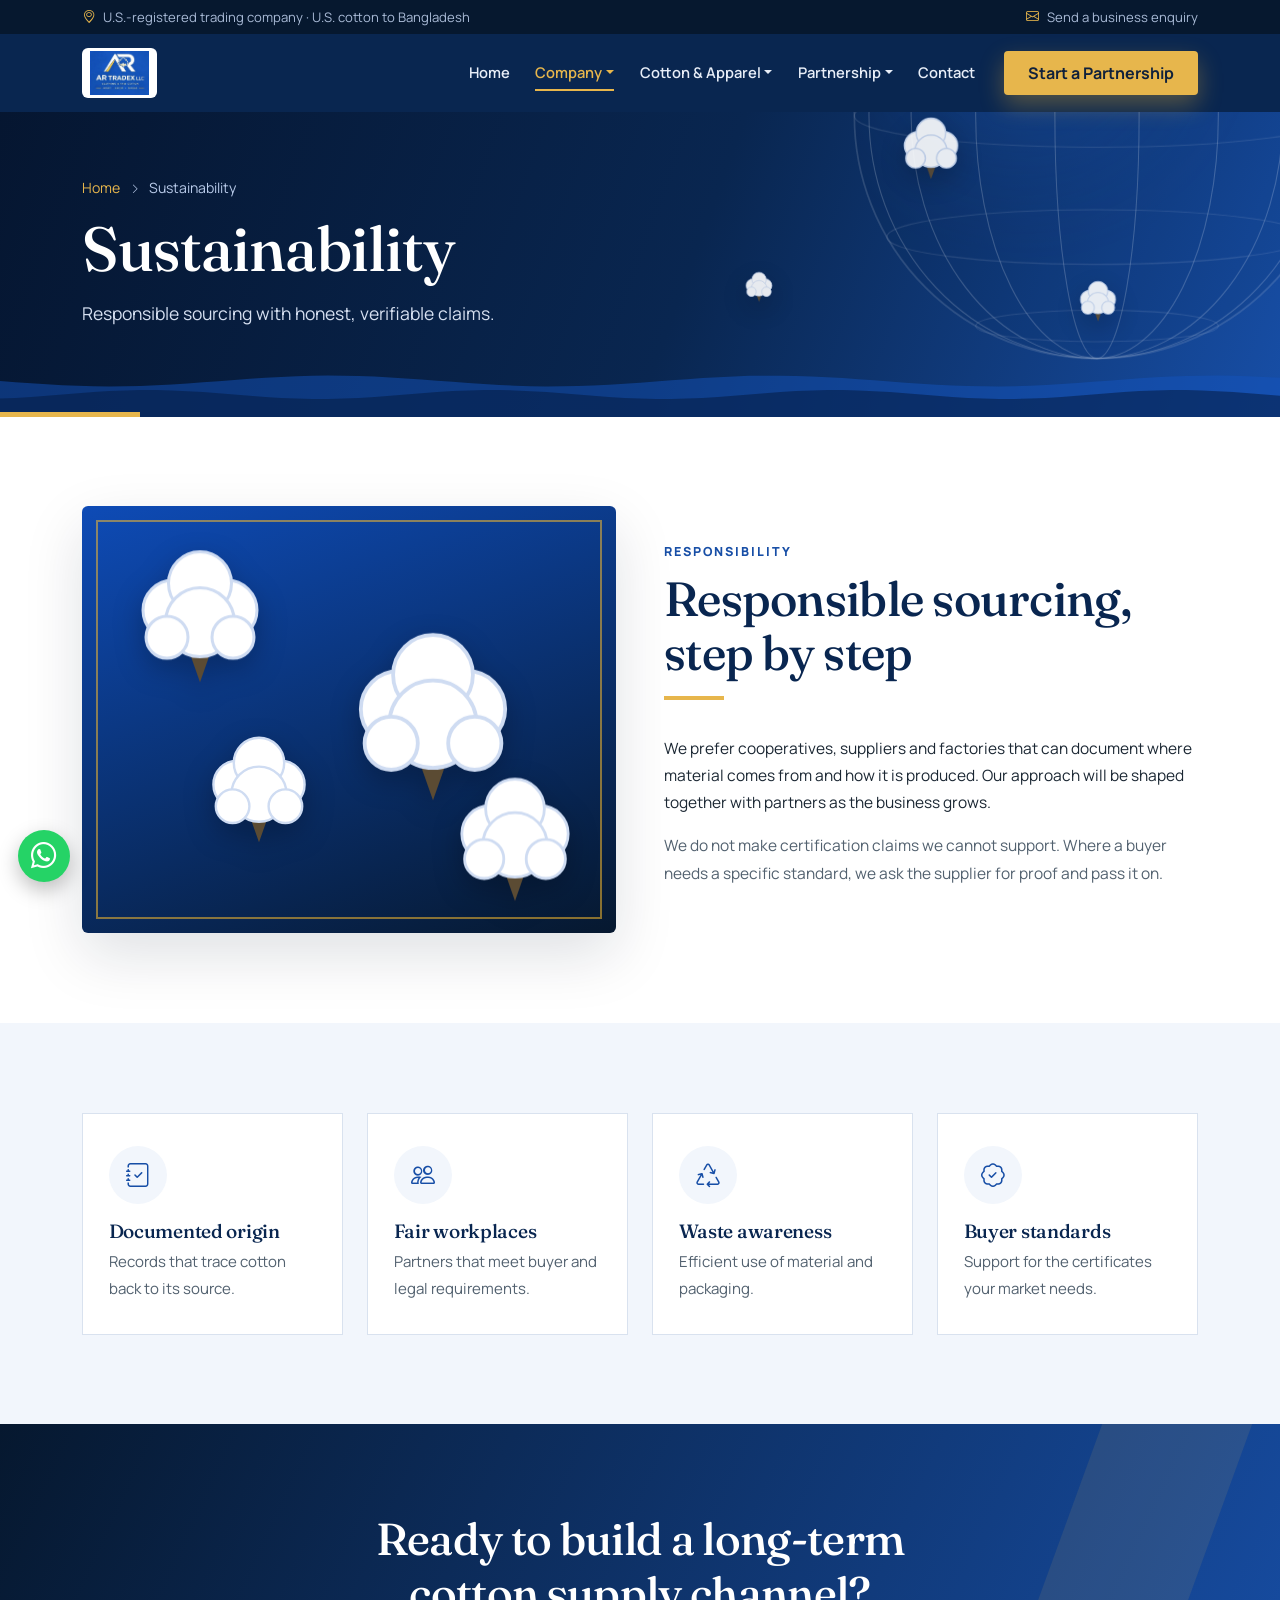
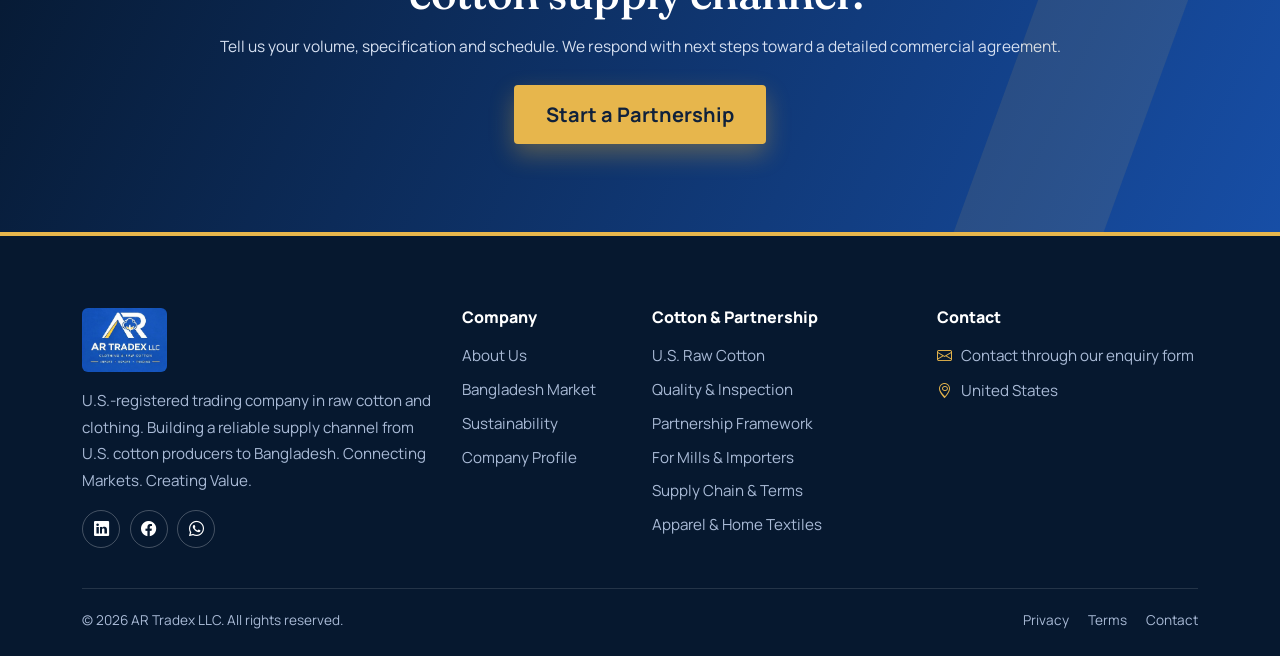
<file: sustainability.html>
<!DOCTYPE html>
<html lang="en"><head><meta charset="UTF-8"><meta name="viewport" content="width=device-width, initial-scale=1">
<title>Sustainability | AR Tradex LLC</title><meta name="description" content="Responsible sourcing approach at AR Tradex LLC."><meta name="theme-color" content="#0a2a5e">
<meta property="og:title" content="Sustainability | AR Tradex LLC"><meta property="og:description" content="Responsible sourcing approach at AR Tradex LLC.">
<link rel="icon" href="assets/favicon.png"><link rel="apple-touch-icon" href="assets/favicon.png">
<link rel="preconnect" href="https://fonts.googleapis.com"><link rel="preconnect" href="https://fonts.gstatic.com" crossorigin>
<link href="https://fonts.googleapis.com/css2?family=Fraunces:opsz,wght@9..144,500;9..144,600&family=Manrope:wght@400;500;600;700;800&display=swap" rel="stylesheet">
<link href="https://cdn.jsdelivr.net/npm/bootstrap@5.3.3/dist/css/bootstrap.min.css" rel="stylesheet">
<link href="https://cdn.jsdelivr.net/npm/bootstrap-icons@1.11.3/font/bootstrap-icons.min.css" rel="stylesheet">
<link href="css/style.css" rel="stylesheet"></head>
<body class="inner"><svg width="0" height="0" style="position:absolute" aria-hidden="true"><defs><symbol id="boll" viewBox="0 0 100 100"><path d="M50 96 L38 62 L62 62Z M20 74 L40 58 L46 66Z M80 74 L60 58 L54 66Z" fill="#5b4b33"/><g fill="#fff" stroke="#cfdcf2" stroke-width="2"><circle cx="32" cy="48" r="20"/><circle cx="68" cy="48" r="20"/><circle cx="50" cy="30" r="21"/><circle cx="50" cy="56" r="23"/><circle cx="28" cy="66" r="14"/><circle cx="72" cy="66" r="14"/></g></symbol></defs></svg>
<div class="progress-bar-top" id="pbar"></div>
<a class="visually-hidden-focusable skip" href="#main">Skip to content</a>
<div class="hdr fixed-top" id="hdr"><div class="topbar d-none d-lg-block"><div class="container d-flex justify-content-between"><span><i class="bi bi-geo-alt"></i> U.S.-registered trading company &middot; U.S. cotton to Bangladesh</span><span><a href="contact.html"><i class="bi bi-envelope"></i> Send a business enquiry</a></span></div></div>
<nav class="navbar navbar-expand-xl" id="nav"><div class="container">
<a class="navbar-brand" href="index.html"><img src="assets/logo.jpg" alt="AR Tradex LLC - Clothing &amp; Raw Cotton"></a>
<button class="navbar-toggler" data-bs-toggle="collapse" data-bs-target="#menu" aria-label="Open menu"><span class="navbar-toggler-icon"></span></button>
<div class="collapse navbar-collapse" id="menu"><ul class="navbar-nav ms-auto align-items-xl-center"><li class="nav-item"><a class="nav-link" href="index.html">Home</a></li><li class="nav-item dropdown"><a class="nav-link dropdown-toggle active" href="#" role="button" data-bs-toggle="dropdown" aria-expanded="false">Company</a><ul class="dropdown-menu"><li><a class="dropdown-item" href="about.html">About Us</a></li><li><a class="dropdown-item" href="markets.html">Bangladesh Market</a></li><li><a class="dropdown-item" href="sustainability.html">Sustainability</a></li><li><a class="dropdown-item" href="company-profile.html">Company Profile</a></li></ul></li><li class="nav-item dropdown"><a class="nav-link dropdown-toggle" href="#" role="button" data-bs-toggle="dropdown" aria-expanded="false">Cotton & Apparel</a><ul class="dropdown-menu"><li><a class="dropdown-item" href="cotton.html">U.S. Raw Cotton</a></li><li><a class="dropdown-item" href="quality.html">Quality & Inspection</a></li><li><a class="dropdown-item" href="apparel.html">Apparel & Home Textiles</a></li></ul></li><li class="nav-item dropdown"><a class="nav-link dropdown-toggle" href="#" role="button" data-bs-toggle="dropdown" aria-expanded="false">Partnership</a><ul class="dropdown-menu"><li><a class="dropdown-item" href="partnership.html">Partnership Framework</a></li><li><a class="dropdown-item" href="mill-requirement.html">For Mills & Importers</a></li><li><a class="dropdown-item" href="supply-chain.html">Supply Chain & Terms</a></li></ul></li><li class="nav-item"><a class="nav-link" href="contact.html">Contact</a></li>
<li class="nav-item ms-xl-3 mt-2 mt-xl-0"><a class="btn btn-gold" href="partnership.html#proposal">Start a Partnership</a></li></ul></div></div></nav></div>
<header class="phead"><div class="container"><nav aria-label="breadcrumb" class="crumb"><a href="index.html">Home</a><i class="bi bi-chevron-right"></i>Sustainability</nav><h1>Sustainability</h1><p>Responsible sourcing with honest, verifiable claims.</p></div><div class="pscene" aria-hidden="true"><div class="g" data-speed="-.08"><svg viewBox="0 0 600 600" aria-hidden="true"><defs><radialGradient id="gg" cx="35%" cy="30%"><stop offset="0" stop-color="#2a6fe0" stop-opacity=".55"/><stop offset="1" stop-color="#071d42" stop-opacity=".15"/></radialGradient></defs><circle cx="300" cy="300" r="280" fill="url(#gg)" stroke="#fff" stroke-opacity=".25" stroke-width="2"/><g fill="none" stroke="#fff" stroke-opacity=".2" stroke-width="1.2"><ellipse cx="300" cy="300" rx="263.1" ry="280"/><ellipse cx="300" cy="300" rx="214.5" ry="280"/><ellipse cx="300" cy="300" rx="140.0" ry="280"/><ellipse cx="300" cy="300" rx="48.6" ry="280"/><ellipse cx="300" cy="300" rx="48.6" ry="280"/><ellipse cx="300" cy="300" rx="140.0" ry="280"/><ellipse cx="300" cy="300" rx="214.5" ry="280"/><ellipse cx="300" cy="300" rx="263.1" ry="280"/><ellipse cx="300" cy="542.5" rx="140.0" ry="18.2"/><ellipse cx="300" cy="440.0" rx="242.5" ry="31.5"/><ellipse cx="300" cy="300.0" rx="280.0" ry="36.4"/><ellipse cx="300" cy="160.0" rx="242.5" ry="31.5"/><ellipse cx="300" cy="57.5" rx="140.0" ry="18.2"/></g></svg></div><svg class="boll" data-speed="0.12" style="left:70%;top:20%;width:70px;animation-delay:0s;--r:15deg" viewBox="0 0 100 100" aria-hidden="true"><use href="#boll"/></svg><svg class="boll" data-speed="0.2" style="left:84%;top:55%;width:46px;animation-delay:1.2s;--r:-20deg" viewBox="0 0 100 100" aria-hidden="true"><use href="#boll"/></svg><svg class="boll" data-speed="0.08" style="left:58%;top:60%;width:34px;animation-delay:0.6s;--r:30deg" viewBox="0 0 100 100" aria-hidden="true"><use href="#boll"/></svg><svg class="w1" viewBox="0 0 1640 200" preserveAspectRatio="none" aria-hidden="true"><path d="M0,200 L0,120.0 L20,122.6 L40,125.2 L60,127.4 L80,129.3 L100,130.8 L120,131.7 L140,132.0 L160,131.7 L180,130.9 L200,129.5 L220,127.7 L240,125.5 L260,123.0 L280,120.4 L300,117.7 L320,115.2 L340,112.9 L360,110.9 L380,109.4 L400,108.4 L420,108.0 L440,108.2 L460,108.9 L480,110.2 L500,112.0 L520,114.2 L540,116.6 L560,119.3 L580,121.9 L600,124.5 L620,126.8 L640,128.8 L660,130.4 L680,131.5 L700,132.0 L720,131.9 L740,131.2 L760,130.0 L780,128.3 L800,126.1 L820,123.7 L840,121.1 L860,118.4 L880,115.9 L900,113.5 L920,111.4 L940,109.8 L960,108.6 L980,108.1 L1000,108.1 L1020,108.7 L1040,109.8 L1060,111.5 L1080,113.6 L1100,116.0 L1120,118.5 L1140,121.2 L1160,123.8 L1180,126.2 L1200,128.3 L1220,130.0 L1240,131.2 L1260,131.9 L1280,132.0 L1300,131.4 L1320,130.4 L1340,128.8 L1360,126.7 L1380,124.4 L1400,121.8 L1420,119.2 L1440,116.5 L1460,114.1 L1480,111.9 L1500,110.2 L1520,108.9 L1540,108.2 L1560,108.0 L1580,108.5 L1600,109.5 L1620,111.0 L1640,113.0 L1640,200 Z" fill="#1554be" fill-opacity="0.5"/><path d="M0,200 L0,159.1 L20,157.6 L40,155.4 L60,152.8 L80,150.0 L100,147.2 L120,144.6 L140,142.4 L160,140.9 L180,140.1 L200,140.1 L220,140.9 L240,142.5 L260,144.6 L280,147.2 L300,150.0 L320,152.8 L340,155.4 L360,157.6 L380,159.1 L400,159.9 L420,159.9 L440,159.1 L460,157.5 L480,155.4 L500,152.8 L520,150.0 L540,147.1 L560,144.6 L580,142.4 L600,140.9 L620,140.1 L640,140.1 L660,140.9 L680,142.5 L700,144.6 L720,147.2 L740,150.1 L760,152.9 L780,155.5 L800,157.6 L820,159.1 L840,159.9 L860,159.9 L880,159.1 L900,157.5 L920,155.4 L940,152.8 L960,149.9 L980,147.1 L1000,144.5 L1020,142.4 L1040,140.9 L1060,140.1 L1080,140.1 L1100,140.9 L1120,142.5 L1140,144.7 L1160,147.3 L1180,150.1 L1200,152.9 L1220,155.5 L1240,157.6 L1260,159.1 L1280,159.9 L1300,159.9 L1320,159.1 L1340,157.5 L1360,155.3 L1380,152.7 L1400,149.9 L1420,147.1 L1440,144.5 L1460,142.4 L1480,140.9 L1500,140.1 L1520,140.1 L1540,140.9 L1560,142.5 L1580,144.7 L1600,147.3 L1620,150.1 L1640,152.9 L1640,200 Z" fill="#071d42" fill-opacity="0.55"/></svg></div></header><main id="main">
<section class="sec"><div class="container"><div class="row g-5 align-items-center"><div class="col-lg-6 rv"><div class="vis vis-cotton"><svg class="boll" data-speed="0.04" style="left:8%;top:10%;width:150px;animation-delay:0s;--r:-10deg" viewBox="0 0 100 100" aria-hidden="true"><use href="#boll"/></svg><svg class="boll" data-speed="0.06" style="left:48%;top:30%;width:190px;animation-delay:0.8s;--r:12deg" viewBox="0 0 100 100" aria-hidden="true"><use href="#boll"/></svg><svg class="boll" data-speed="0.1" style="left:22%;top:58%;width:120px;animation-delay:1.5s;--r:20deg" viewBox="0 0 100 100" aria-hidden="true"><use href="#boll"/></svg><svg class="boll" data-speed="0.05" style="left:68%;top:64%;width:140px;animation-delay:0.4s;--r:-18deg" viewBox="0 0 100 100" aria-hidden="true"><use href="#boll"/></svg></div></div><div class="col-lg-6 rv"><div class="shead  rv"><span class="eyebrow">Responsibility</span><h2>Responsible sourcing, step by step</h2><div class="rule"></div></div><p class="">We prefer cooperatives, suppliers and factories that can document where material comes from and how it is produced. Our approach will be shaped together with partners as the business grows.</p><p class="muted">We do not make certification claims we cannot support. Where a buyer needs a specific standard, we ask the supplier for proof and pass it on.</p></div></div></div></section>
<section class="sec alt"><div class="container"><div class="row g-4"><div class="col-md-6 col-lg-3 rv" style="--d:0ms"><div class="card-x"><span class="ic"><i class="bi bi-journal-check"></i></span><h3>Documented origin</h3><p>Records that trace cotton back to its source.</p></div></div><div class="col-md-6 col-lg-3 rv" style="--d:80ms"><div class="card-x"><span class="ic"><i class="bi bi-people"></i></span><h3>Fair workplaces</h3><p>Partners that meet buyer and legal requirements.</p></div></div><div class="col-md-6 col-lg-3 rv" style="--d:160ms"><div class="card-x"><span class="ic"><i class="bi bi-recycle"></i></span><h3>Waste awareness</h3><p>Efficient use of material and packaging.</p></div></div><div class="col-md-6 col-lg-3 rv" style="--d:240ms"><div class="card-x"><span class="ic"><i class="bi bi-patch-check"></i></span><h3>Buyer standards</h3><p>Support for the certificates your market needs.</p></div></div></div></div></section><section class="cta"><div class="container text-center rv"><h2>Ready to build a long-term cotton supply channel?</h2><p>Tell us your volume, specification and schedule. We respond with next steps toward a detailed commercial agreement.</p><a class="btn btn-gold btn-lg" href="partnership.html#proposal">Start a Partnership</a></div></section></main>
<footer><div class="container"><div class="row g-4">
<div class="col-lg-4"><img src="assets/logo.jpg" class="flogo" alt="AR Tradex LLC"><p class="mt-3">U.S.-registered trading company in raw cotton and clothing. Building a reliable supply channel from U.S. cotton producers to Bangladesh. Connecting Markets. Creating Value.</p><div class="soc"><a href="contact.html" aria-label="LinkedIn: contact for company profile"><i class="bi bi-linkedin"></i></a><a href="contact.html" aria-label="Facebook: contact for company profile"><i class="bi bi-facebook"></i></a><a href="contact.html" aria-label="WhatsApp"><i class="bi bi-whatsapp"></i></a></div></div>
<div class="col-6 col-lg-2"><h4>Company</h4><a href="about.html">About Us</a><a href="markets.html">Bangladesh Market</a><a href="sustainability.html">Sustainability</a><a href="company-profile.html">Company Profile</a></div>
<div class="col-6 col-lg-3"><h4>Cotton &amp; Partnership</h4><a href="cotton.html">U.S. Raw Cotton</a><a href="quality.html">Quality &amp; Inspection</a><a href="partnership.html">Partnership Framework</a><a href="mill-requirement.html">For Mills &amp; Importers</a><a href="supply-chain.html">Supply Chain &amp; Terms</a><a href="apparel.html">Apparel &amp; Home Textiles</a></div>
<div class="col-lg-3"><h4>Contact</h4><p class="mb-2"><i class="bi bi-envelope"></i> Contact through our enquiry form</p><p><i class="bi bi-geo-alt"></i> United States</p></div></div>
<div class="fbar"><span>&copy; <span class="yr"></span> AR Tradex LLC. All rights reserved.</span><span><a href="privacy.html">Privacy</a><a href="terms.html">Terms</a><a href="contact.html">Contact</a></span></div></div></footer>
<a class="wa" href="contact.html" aria-label="Chat on WhatsApp"><i class="bi bi-whatsapp"></i></a>
<button class="totop" aria-label="Back to top"><i class="bi bi-arrow-up"></i></button>
<script src="https://code.jquery.com/jquery-3.7.1.min.js"></script>
<script src="https://cdn.jsdelivr.net/npm/bootstrap@5.3.3/dist/js/bootstrap.bundle.min.js"></script>
<script src="js/main.js"></script></body></html>
</file>
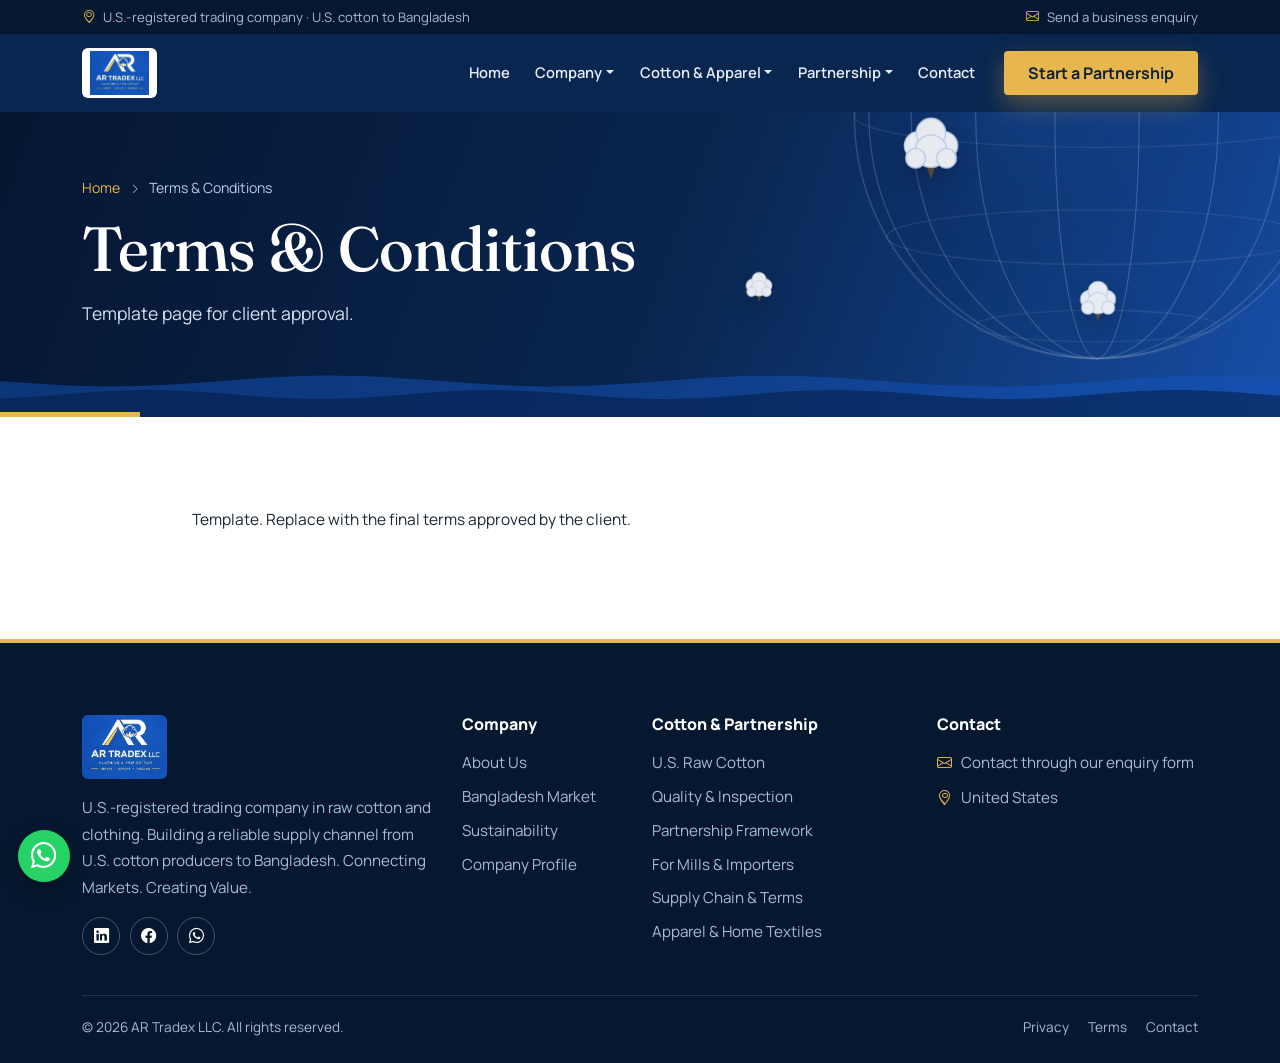
<file: terms.html>
<!DOCTYPE html>
<html lang="en"><head><meta charset="UTF-8"><meta name="viewport" content="width=device-width, initial-scale=1">
<title>Terms &amp; Conditions | AR Tradex LLC</title><meta name="description" content="Terms &amp; Conditions"><meta name="theme-color" content="#0a2a5e">
<meta property="og:title" content="Terms &amp; Conditions | AR Tradex LLC"><meta property="og:description" content="Terms &amp; Conditions">
<link rel="icon" href="assets/favicon.png"><link rel="apple-touch-icon" href="assets/favicon.png">
<link rel="preconnect" href="https://fonts.googleapis.com"><link rel="preconnect" href="https://fonts.gstatic.com" crossorigin>
<link href="https://fonts.googleapis.com/css2?family=Fraunces:opsz,wght@9..144,500;9..144,600&family=Manrope:wght@400;500;600;700;800&display=swap" rel="stylesheet">
<link href="https://cdn.jsdelivr.net/npm/bootstrap@5.3.3/dist/css/bootstrap.min.css" rel="stylesheet">
<link href="https://cdn.jsdelivr.net/npm/bootstrap-icons@1.11.3/font/bootstrap-icons.min.css" rel="stylesheet">
<link href="css/style.css" rel="stylesheet"></head>
<body class="inner"><svg width="0" height="0" style="position:absolute" aria-hidden="true"><defs><symbol id="boll" viewBox="0 0 100 100"><path d="M50 96 L38 62 L62 62Z M20 74 L40 58 L46 66Z M80 74 L60 58 L54 66Z" fill="#5b4b33"/><g fill="#fff" stroke="#cfdcf2" stroke-width="2"><circle cx="32" cy="48" r="20"/><circle cx="68" cy="48" r="20"/><circle cx="50" cy="30" r="21"/><circle cx="50" cy="56" r="23"/><circle cx="28" cy="66" r="14"/><circle cx="72" cy="66" r="14"/></g></symbol></defs></svg>
<div class="progress-bar-top" id="pbar"></div>
<a class="visually-hidden-focusable skip" href="#main">Skip to content</a>
<div class="hdr fixed-top" id="hdr"><div class="topbar d-none d-lg-block"><div class="container d-flex justify-content-between"><span><i class="bi bi-geo-alt"></i> U.S.-registered trading company &middot; U.S. cotton to Bangladesh</span><span><a href="contact.html"><i class="bi bi-envelope"></i> Send a business enquiry</a></span></div></div>
<nav class="navbar navbar-expand-xl" id="nav"><div class="container">
<a class="navbar-brand" href="index.html"><img src="assets/logo.jpg" alt="AR Tradex LLC - Clothing &amp; Raw Cotton"></a>
<button class="navbar-toggler" data-bs-toggle="collapse" data-bs-target="#menu" aria-label="Open menu"><span class="navbar-toggler-icon"></span></button>
<div class="collapse navbar-collapse" id="menu"><ul class="navbar-nav ms-auto align-items-xl-center"><li class="nav-item"><a class="nav-link" href="index.html">Home</a></li><li class="nav-item dropdown"><a class="nav-link dropdown-toggle" href="#" role="button" data-bs-toggle="dropdown" aria-expanded="false">Company</a><ul class="dropdown-menu"><li><a class="dropdown-item" href="about.html">About Us</a></li><li><a class="dropdown-item" href="markets.html">Bangladesh Market</a></li><li><a class="dropdown-item" href="sustainability.html">Sustainability</a></li><li><a class="dropdown-item" href="company-profile.html">Company Profile</a></li></ul></li><li class="nav-item dropdown"><a class="nav-link dropdown-toggle" href="#" role="button" data-bs-toggle="dropdown" aria-expanded="false">Cotton & Apparel</a><ul class="dropdown-menu"><li><a class="dropdown-item" href="cotton.html">U.S. Raw Cotton</a></li><li><a class="dropdown-item" href="quality.html">Quality & Inspection</a></li><li><a class="dropdown-item" href="apparel.html">Apparel & Home Textiles</a></li></ul></li><li class="nav-item dropdown"><a class="nav-link dropdown-toggle" href="#" role="button" data-bs-toggle="dropdown" aria-expanded="false">Partnership</a><ul class="dropdown-menu"><li><a class="dropdown-item" href="partnership.html">Partnership Framework</a></li><li><a class="dropdown-item" href="mill-requirement.html">For Mills & Importers</a></li><li><a class="dropdown-item" href="supply-chain.html">Supply Chain & Terms</a></li></ul></li><li class="nav-item"><a class="nav-link" href="contact.html">Contact</a></li>
<li class="nav-item ms-xl-3 mt-2 mt-xl-0"><a class="btn btn-gold" href="partnership.html#proposal">Start a Partnership</a></li></ul></div></div></nav></div>
<header class="phead"><div class="container"><nav aria-label="breadcrumb" class="crumb"><a href="index.html">Home</a><i class="bi bi-chevron-right"></i>Terms &amp; Conditions</nav><h1>Terms &amp; Conditions</h1><p>Template page for client approval.</p></div><div class="pscene" aria-hidden="true"><div class="g" data-speed="-.08"><svg viewBox="0 0 600 600" aria-hidden="true"><defs><radialGradient id="gg" cx="35%" cy="30%"><stop offset="0" stop-color="#2a6fe0" stop-opacity=".55"/><stop offset="1" stop-color="#071d42" stop-opacity=".15"/></radialGradient></defs><circle cx="300" cy="300" r="280" fill="url(#gg)" stroke="#fff" stroke-opacity=".25" stroke-width="2"/><g fill="none" stroke="#fff" stroke-opacity=".2" stroke-width="1.2"><ellipse cx="300" cy="300" rx="263.1" ry="280"/><ellipse cx="300" cy="300" rx="214.5" ry="280"/><ellipse cx="300" cy="300" rx="140.0" ry="280"/><ellipse cx="300" cy="300" rx="48.6" ry="280"/><ellipse cx="300" cy="300" rx="48.6" ry="280"/><ellipse cx="300" cy="300" rx="140.0" ry="280"/><ellipse cx="300" cy="300" rx="214.5" ry="280"/><ellipse cx="300" cy="300" rx="263.1" ry="280"/><ellipse cx="300" cy="542.5" rx="140.0" ry="18.2"/><ellipse cx="300" cy="440.0" rx="242.5" ry="31.5"/><ellipse cx="300" cy="300.0" rx="280.0" ry="36.4"/><ellipse cx="300" cy="160.0" rx="242.5" ry="31.5"/><ellipse cx="300" cy="57.5" rx="140.0" ry="18.2"/></g></svg></div><svg class="boll" data-speed="0.12" style="left:70%;top:20%;width:70px;animation-delay:0s;--r:15deg" viewBox="0 0 100 100" aria-hidden="true"><use href="#boll"/></svg><svg class="boll" data-speed="0.2" style="left:84%;top:55%;width:46px;animation-delay:1.2s;--r:-20deg" viewBox="0 0 100 100" aria-hidden="true"><use href="#boll"/></svg><svg class="boll" data-speed="0.08" style="left:58%;top:60%;width:34px;animation-delay:0.6s;--r:30deg" viewBox="0 0 100 100" aria-hidden="true"><use href="#boll"/></svg><svg class="w1" viewBox="0 0 1640 200" preserveAspectRatio="none" aria-hidden="true"><path d="M0,200 L0,120.0 L20,122.6 L40,125.2 L60,127.4 L80,129.3 L100,130.8 L120,131.7 L140,132.0 L160,131.7 L180,130.9 L200,129.5 L220,127.7 L240,125.5 L260,123.0 L280,120.4 L300,117.7 L320,115.2 L340,112.9 L360,110.9 L380,109.4 L400,108.4 L420,108.0 L440,108.2 L460,108.9 L480,110.2 L500,112.0 L520,114.2 L540,116.6 L560,119.3 L580,121.9 L600,124.5 L620,126.8 L640,128.8 L660,130.4 L680,131.5 L700,132.0 L720,131.9 L740,131.2 L760,130.0 L780,128.3 L800,126.1 L820,123.7 L840,121.1 L860,118.4 L880,115.9 L900,113.5 L920,111.4 L940,109.8 L960,108.6 L980,108.1 L1000,108.1 L1020,108.7 L1040,109.8 L1060,111.5 L1080,113.6 L1100,116.0 L1120,118.5 L1140,121.2 L1160,123.8 L1180,126.2 L1200,128.3 L1220,130.0 L1240,131.2 L1260,131.9 L1280,132.0 L1300,131.4 L1320,130.4 L1340,128.8 L1360,126.7 L1380,124.4 L1400,121.8 L1420,119.2 L1440,116.5 L1460,114.1 L1480,111.9 L1500,110.2 L1520,108.9 L1540,108.2 L1560,108.0 L1580,108.5 L1600,109.5 L1620,111.0 L1640,113.0 L1640,200 Z" fill="#1554be" fill-opacity="0.5"/><path d="M0,200 L0,159.1 L20,157.6 L40,155.4 L60,152.8 L80,150.0 L100,147.2 L120,144.6 L140,142.4 L160,140.9 L180,140.1 L200,140.1 L220,140.9 L240,142.5 L260,144.6 L280,147.2 L300,150.0 L320,152.8 L340,155.4 L360,157.6 L380,159.1 L400,159.9 L420,159.9 L440,159.1 L460,157.5 L480,155.4 L500,152.8 L520,150.0 L540,147.1 L560,144.6 L580,142.4 L600,140.9 L620,140.1 L640,140.1 L660,140.9 L680,142.5 L700,144.6 L720,147.2 L740,150.1 L760,152.9 L780,155.5 L800,157.6 L820,159.1 L840,159.9 L860,159.9 L880,159.1 L900,157.5 L920,155.4 L940,152.8 L960,149.9 L980,147.1 L1000,144.5 L1020,142.4 L1040,140.9 L1060,140.1 L1080,140.1 L1100,140.9 L1120,142.5 L1140,144.7 L1160,147.3 L1180,150.1 L1200,152.9 L1220,155.5 L1240,157.6 L1260,159.1 L1280,159.9 L1300,159.9 L1320,159.1 L1340,157.5 L1360,155.3 L1380,152.7 L1400,149.9 L1420,147.1 L1440,144.5 L1460,142.4 L1480,140.9 L1500,140.1 L1520,140.1 L1540,140.9 L1560,142.5 L1580,144.7 L1600,147.3 L1620,150.1 L1640,152.9 L1640,200 Z" fill="#071d42" fill-opacity="0.55"/></svg></div></header><main id="main"><section class="sec"><div class="container narrow"><p>Template. Replace with the final terms approved by the client.</p></div></section></main>
<footer><div class="container"><div class="row g-4">
<div class="col-lg-4"><img src="assets/logo.jpg" class="flogo" alt="AR Tradex LLC"><p class="mt-3">U.S.-registered trading company in raw cotton and clothing. Building a reliable supply channel from U.S. cotton producers to Bangladesh. Connecting Markets. Creating Value.</p><div class="soc"><a href="contact.html" aria-label="LinkedIn: contact for company profile"><i class="bi bi-linkedin"></i></a><a href="contact.html" aria-label="Facebook: contact for company profile"><i class="bi bi-facebook"></i></a><a href="contact.html" aria-label="WhatsApp"><i class="bi bi-whatsapp"></i></a></div></div>
<div class="col-6 col-lg-2"><h4>Company</h4><a href="about.html">About Us</a><a href="markets.html">Bangladesh Market</a><a href="sustainability.html">Sustainability</a><a href="company-profile.html">Company Profile</a></div>
<div class="col-6 col-lg-3"><h4>Cotton &amp; Partnership</h4><a href="cotton.html">U.S. Raw Cotton</a><a href="quality.html">Quality &amp; Inspection</a><a href="partnership.html">Partnership Framework</a><a href="mill-requirement.html">For Mills &amp; Importers</a><a href="supply-chain.html">Supply Chain &amp; Terms</a><a href="apparel.html">Apparel &amp; Home Textiles</a></div>
<div class="col-lg-3"><h4>Contact</h4><p class="mb-2"><i class="bi bi-envelope"></i> Contact through our enquiry form</p><p><i class="bi bi-geo-alt"></i> United States</p></div></div>
<div class="fbar"><span>&copy; <span class="yr"></span> AR Tradex LLC. All rights reserved.</span><span><a href="privacy.html">Privacy</a><a href="terms.html">Terms</a><a href="contact.html">Contact</a></span></div></div></footer>
<a class="wa" href="contact.html" aria-label="Chat on WhatsApp"><i class="bi bi-whatsapp"></i></a>
<button class="totop" aria-label="Back to top"><i class="bi bi-arrow-up"></i></button>
<script src="https://code.jquery.com/jquery-3.7.1.min.js"></script>
<script src="https://cdn.jsdelivr.net/npm/bootstrap@5.3.3/dist/js/bootstrap.bundle.min.js"></script>
<script src="js/main.js"></script></body></html>
</file>
<file: css/style.css>
:root{--blue:#1554be;--blue2:#0e4bb6;--navy:#0a2a5e;--navy2:#071d42;--gold:#f5b82e;--gold-d:#d99a10;--ink:#1b2733;--mist:#f2f6fc;--line:#dbe4f1;--sh:0 20px 50px rgba(10,42,94,.15)}
*{-webkit-tap-highlight-color:transparent}
html{scroll-behavior:smooth;scroll-padding-top:110px}
body{font-family:'Manrope',sans-serif;color:var(--ink);line-height:1.75;overflow-x:hidden;background:#fff}
h1,h2,h3,.serif{font-family:'Fraunces',serif;font-weight:500;letter-spacing:-.015em}
img,svg{max-width:100%}
:focus-visible{outline:3px solid var(--gold);outline-offset:2px}
.skip{position:fixed;z-index:3000;background:#fff;padding:.5rem 1rem}
.muted{color:#52616f}
[data-speed]{translate:0 calc(var(--py,0)*1px);will-change:translate}
.progress-bar-top{position:fixed;top:0;left:0;height:3px;width:0;background:var(--gold);z-index:2000}
/* header */
.hdr{transition:.3s}
.topbar{background:var(--navy2);color:#a9bad6;font-size:.82rem;padding:.35rem 0;transition:.3s;overflow:hidden;max-height:40px}
.topbar a{color:#a9bad6;text-decoration:none;margin-left:1.4rem}.topbar a:hover{color:var(--gold)}.topbar i{color:var(--gold);margin-right:.3rem}
.navbar{padding:.55rem 0;background:var(--navy)}
body.home .hdr:not(.scrolled) .navbar{background:transparent}
body.home .hdr:not(.scrolled) .topbar{background:rgba(7,29,66,.4)}
.hdr.scrolled .topbar{max-height:0;padding:0}
.hdr.scrolled{box-shadow:0 4px 24px rgba(0,0,0,.3)}.hdr.scrolled .navbar{background:rgba(7,29,66,.96);backdrop-filter:blur(10px)}
.navbar-brand img{height:50px;border-radius:6px;transition:.3s}.hdr.scrolled .navbar-brand img{height:40px}
.nav-link{color:#e8eef8!important;font-weight:600;font-size:.92rem;padding:.55rem .8rem!important;position:relative}
.nav-link:hover,.nav-link.active{color:var(--gold)!important}
.dropdown-menu{border:0;border-top:3px solid var(--gold);border-radius:0 0 8px 8px;box-shadow:var(--sh);padding:.5rem 0;min-width:240px;margin-top:0}
.dropdown-item{padding:.6rem 1.2rem;font-weight:600;font-size:.92rem;color:var(--navy)}.dropdown-item:hover{background:var(--mist);color:var(--blue)}
@media(min-width:1200px){.dropdown:hover>.dropdown-menu{display:block}}
@media(max-width:1199px){.navbar,body.home .hdr:not(.scrolled) .navbar{background:var(--navy2)}.dropdown-menu{background:rgba(255,255,255,.06);box-shadow:none;border-top:0}.dropdown-item{color:#d6e0f1}.dropdown-item:hover{background:transparent;color:var(--gold)}.navbar-collapse{max-height:75vh;overflow:auto;padding-bottom:1rem}}
.navbar-toggler{border-color:rgba(255,255,255,.45)}.navbar-toggler-icon{filter:invert(1)}
.btn{border-radius:4px;font-weight:700;padding:.65rem 1.5rem;transition:.25s}
.btn-gold{background:var(--gold);color:#10213b;border:0;box-shadow:0 10px 24px rgba(245,184,46,.32)}.btn-gold:hover{background:var(--gold-d);color:#10213b;transform:translateY(-2px)}
.btn-blue{background:var(--blue);color:#fff}.btn-blue:hover{background:var(--navy);color:#fff;transform:translateY(-2px)}
.btn-ghost{border:1.5px solid rgba(255,255,255,.75);color:#fff}.btn-ghost:hover{background:#fff;color:var(--navy)}
.btn-lg{padding:.9rem 2rem}
/* HERO SCENE */
.hero{min-height:100vh;min-height:100svh;display:flex;align-items:center;color:#fff;position:relative;padding:9rem 0 9rem;overflow:hidden}
.scene{position:absolute;inset:0;background:linear-gradient(180deg,#05152f 0%,#0a2a5e 48%,#1554be 100%);overflow:hidden}
.scene>*{position:absolute}
.sun{right:12%;top:12%;width:min(46vw,480px);aspect-ratio:1;border-radius:50%;background:radial-gradient(circle,rgba(245,184,46,.55),rgba(245,184,46,.12) 45%,transparent 70%);transform:translate(calc(var(--mx,0)*-10px),calc(var(--my,0)*-8px))}
.globe-l{right:-8%;top:4%;width:min(66vw,780px);opacity:.95;transform:translate(calc(var(--mx,0)*-16px),calc(var(--my,0)*-12px))}
.globe-l .arc{animation:dash 22s linear infinite}
@keyframes dash{to{stroke-dashoffset:-300}}
.pulse{fill:#f5b82e;opacity:.6;transform-box:fill-box;transform-origin:center;animation:pulse 2.2s ease-out infinite}
@keyframes pulse{from{transform:scale(1);opacity:.7}to{transform:scale(3.4);opacity:0}}
.cloud{height:60px;border-radius:60px;background:rgba(255,255,255,.08);filter:blur(14px)}.c1{left:6%;top:24%;width:300px}.c2{right:30%;top:40%;width:360px}
.boll{position:absolute;height:auto;filter:drop-shadow(0 10px 14px rgba(0,0,0,.25));animation:float 7s ease-in-out infinite}
@keyframes float{0%,100%{transform:translateY(0) rotate(var(--r,0deg))}50%{transform:translateY(-18px) rotate(calc(var(--r,0deg) + 9deg))}}
.shipwrap{right:7%;bottom:15%;width:min(50vw,640px);animation:bob 6s ease-in-out infinite}
@keyframes bob{0%,100%{transform:translateY(0) rotate(-.4deg)}50%{transform:translateY(7px) rotate(.5deg)}}
.wv{left:0;width:100%;height:190px}.wv1{bottom:2%}.wv2{bottom:-2%;animation:sway 9s ease-in-out infinite alternate}
@keyframes sway{to{transform:translateX(-24px)}}
.hero-wrap{position:relative;z-index:3}
.hero-in{opacity:0;transform:translateY(24px);animation:in 1s .15s forwards}
@keyframes in{to{opacity:1;transform:none}}
.hero h1{font-size:clamp(2.9rem,7vw,5.6rem);line-height:1.02;max-width:11ch}
.hero h1 em{color:var(--gold);font-style:italic}
.hero .lead{max-width:48ch;color:#d6e0f1;margin:1.6rem 0 2.3rem;font-size:1.15rem}
.tag{display:inline-block;border:1px solid rgba(245,184,46,.6);color:var(--gold);padding:.35rem 1rem;border-radius:30px;font-size:.85rem;font-weight:700;margin-bottom:1.4rem;background:rgba(7,29,66,.4)}
.lane{position:absolute;left:0;right:0;bottom:0;z-index:3;background:rgba(7,29,66,.82);backdrop-filter:blur(8px);border-top:2px solid var(--gold);padding:1.1rem 0}
.lane .col{border-right:1px solid rgba(255,255,255,.15)}.lane .col:last-child{border:0}.lane b{display:block;font-family:'Fraunces',serif;font-size:1.6rem;color:#fff;font-weight:500;line-height:1.2}.lane span{font-size:.8rem;color:#a9bad6;letter-spacing:.04em;text-transform:uppercase}
@media(max-width:767px){.hero{padding:8rem 0 6rem}.shipwrap{width:88vw;right:-6%;bottom:12%;opacity:.9}.globe-l{width:120vw;right:-40%;top:8%;opacity:.55}.hero h1{max-width:none}.sun{opacity:.7}}
/* marquee */
.marq{background:var(--gold);color:#10213b;overflow:hidden;white-space:nowrap;padding:.9rem 0;font-weight:800;letter-spacing:.08em;font-size:.88rem}
.marq .track{display:inline-flex;gap:2.2rem;width:max-content;animation:mq 45s linear infinite;align-items:center}.marq i{font-size:1rem}
@keyframes mq{to{transform:translateX(-50%)}}
/* page head */
.phead{color:#fff;padding:11rem 0 5.5rem;position:relative;overflow:hidden;background:linear-gradient(110deg,#05152f,var(--navy) 55%,var(--blue))}
.phead>.container{position:relative;z-index:2}
.pscene{position:absolute;inset:0;z-index:1}.pscene .g{position:absolute;right:-6%;top:-30%;width:min(60vw,520px);opacity:.55}.pscene .g svg{width:100%}
.pscene .w1{position:absolute;left:0;bottom:0;width:100%;height:90px}
.pscene .boll{opacity:.9}
.phead:after{content:"";position:absolute;left:0;bottom:0;width:140px;height:5px;background:var(--gold);z-index:3}
.crumb{font-size:.88rem;color:#b9cbea}.crumb a{color:var(--gold);text-decoration:none}.crumb i{font-size:.65rem;margin:0 .6rem}
.phead h1{font-size:clamp(2.3rem,5vw,3.9rem);margin:.7rem 0;max-width:18ch}.phead p{color:#d6e0f1;max-width:56ch;margin:0;font-size:1.1rem}
/* sections */
.sec{padding:6.5rem 0;position:relative}.sec.alt{background:var(--mist)}
.sec.dark{background:radial-gradient(circle at 15% 0%,#12408f 0%,transparent 45%),var(--navy2);color:#fff}
.sec.dark .shead h2{color:#fff}.sec.dark .shead p{color:#b9c9e3}
.narrow{max-width:920px}
.eyebrow{display:inline-block;font-size:.78rem;font-weight:800;letter-spacing:.16em;text-transform:uppercase;color:var(--blue);margin-bottom:.6rem}
.dark .eyebrow{color:var(--gold)}
.shead{margin-bottom:2.2rem}.shead.text-center .rule{margin-left:auto;margin-right:auto}.shead.text-center p{margin:0 auto;max-width:62ch}
.shead h2{font-size:clamp(1.95rem,4vw,3rem);color:var(--navy);line-height:1.12}
.rule{width:60px;height:4px;background:var(--gold);margin:1rem 0 1.3rem}
/* visuals */
.vis{position:relative;border-radius:6px;overflow:hidden;aspect-ratio:5/4;background:linear-gradient(160deg,var(--navy2),var(--blue));box-shadow:var(--sh)}
.vis:after{content:"";position:absolute;inset:14px;border:2px solid rgba(245,184,46,.55);pointer-events:none}
.vis-globe svg{position:absolute;inset:6%;width:88%;height:88%}
.vis-ship svg:first-child{position:absolute;left:6%;top:16%;width:88%}.vis-ship .w{position:absolute;left:0;bottom:0;width:100%;height:46%}
.vis-cotton{background:linear-gradient(160deg,#0e4bb6,var(--navy2))}.vis-cotton .boll{animation-duration:9s}
.vis-photo{background:var(--navy2);display:flex;align-items:center}.vis-photo img{width:100%;height:100%;object-fit:cover;display:block}
.card-x{background:#fff;border:1px solid var(--line);padding:2rem 1.6rem;height:100%;transition:.35s;position:relative;overflow:hidden}
.card-x:hover{transform:translateY(-8px);box-shadow:var(--sh);border-color:transparent}
.card-x:after{content:"";position:absolute;left:0;bottom:0;height:4px;width:0;background:var(--gold);transition:.4s}.card-x:hover:after{width:100%}
.ic{display:grid;place-items:center;width:58px;height:58px;background:var(--mist);border-radius:50%;margin-bottom:1rem;transition:.35s}.ic i{font-size:1.5rem;color:var(--blue)}.card-x:hover .ic{background:var(--blue)}.card-x:hover .ic i{color:#fff}
.card-x h3{font-size:1.2rem;color:var(--navy);margin-bottom:.4rem}.card-x p{margin:0;font-size:.94rem;color:#52616f}
.fw{background:#fff;border:1px solid var(--line);padding:1.8rem 1.6rem;height:100%;position:relative;transition:.35s;overflow:hidden}
.fw:hover{transform:translateY(-6px);box-shadow:var(--sh);border-color:var(--gold)}
.fw b{position:absolute;right:1rem;top:.4rem;font-family:'Fraunces',serif;font-size:3.2rem;color:var(--mist);line-height:1;font-weight:600}
.fw i{font-size:1.7rem;color:var(--blue);position:relative}.fw h3{font-size:1.15rem;color:var(--navy);margin:.7rem 0 .3rem;position:relative}.fw p{margin:0;font-size:.93rem;color:#52616f;position:relative}
.obj{display:flex;gap:1.2rem;align-items:flex-start;background:#fff;padding:1.8rem;border-left:5px solid var(--gold);box-shadow:0 8px 24px rgba(10,42,94,.08);height:100%}
.obj span{flex:none;display:grid;place-items:center;width:46px;height:46px;border-radius:50%;background:var(--navy);color:var(--gold);font-weight:800}.obj h3{font-size:1.2rem;color:var(--navy);margin:0 0 .2rem}.obj p{margin:0;color:#52616f}
.dark .obj{background:rgba(255,255,255,.06);box-shadow:none}.dark .obj h3{color:#fff}.dark .obj p{color:#b9c9e3}
.band{position:relative;color:#fff;padding:6.5rem 0;background:linear-gradient(100deg,rgba(7,29,66,.93),rgba(21,84,190,.78)),repeating-linear-gradient(45deg,rgba(255,255,255,.06) 0 2px,transparent 2px 14px),var(--navy);background-attachment:fixed,fixed,scroll}
.band h2{font-size:clamp(1.8rem,3.8vw,2.8rem);max-width:24ch}
.who{background:var(--navy);color:#fff;padding:2.8rem;height:100%;border-left:6px solid var(--gold);position:relative;overflow:hidden;transition:.35s}.who:hover{transform:translateY(-6px);box-shadow:var(--sh)}
.who.alt2{background:var(--blue)}.who i{font-size:2.3rem;color:var(--gold)}.who h3{font-size:1.65rem;margin:.6rem 0}.who p{color:#c9d7ee}.who a{color:var(--gold);font-weight:700;text-decoration:none}
.mv{background:#fff;border-left:6px solid var(--gold);padding:2.3rem;height:100%;box-shadow:var(--sh)}.mv i{font-size:2rem;color:var(--blue)}.mv h3{color:var(--navy);margin:.5rem 0}
.spec{background:var(--navy);color:#fff;padding:2rem 2.2rem;border-top:5px solid var(--gold)}.spec ul{list-style:none;padding:0;margin:0}.spec li{display:flex;justify-content:space-between;gap:1rem;padding:.85rem 0;border-bottom:1px solid rgba(255,255,255,.15)}.spec li:last-child{border:0}.spec b{font-weight:600;color:var(--gold)}
.ticks{list-style:none;padding:0}.ticks li{padding:.6rem 0 .6rem 2.2rem;position:relative;border-bottom:1px solid var(--line)}.ticks li:before{content:"\F26A";font-family:bootstrap-icons;position:absolute;left:0;color:var(--blue)}
/* journey */
.journey{align-items:flex-start}
.jsticky{position:sticky;top:130px}
.jbox{background:rgba(255,255,255,.05);border:1px solid rgba(255,255,255,.14);padding:1.5rem;border-radius:8px;backdrop-filter:blur(6px)}
.route{width:100%;display:block}.route #rp{transition:stroke-dashoffset 1s cubic-bezier(.3,.7,.2,1)}
.nd{opacity:.4;transition:.4s}.nd.on{opacity:1}.nd.cur circle{fill:#f5b82e}.nd.cur text{fill:#071d42}
.jlabel{display:flex;flex-direction:column;border-top:1px solid rgba(255,255,255,.14);margin-top:1rem;padding-top:1rem}.jlabel small{color:var(--gold);font-weight:700;letter-spacing:.1em;text-transform:uppercase}.jlabel strong{font-family:'Fraunces',serif;font-size:1.6rem;font-weight:500}
.jstep{min-height:55vh;display:flex;flex-direction:column;justify-content:center;opacity:.3;transition:.5s;padding:1rem 0}
.jstep.active{opacity:1}.jstep span{font-family:'Fraunces',serif;font-size:4.5rem;line-height:1;color:var(--gold);font-weight:600}
.jstep h3{font-size:1.9rem;margin:.4rem 0}.jstep p{color:#b9c9e3;max-width:40ch;font-size:1.05rem}
@media(max-width:991px){.jsticky{position:static}.jstep{min-height:0;opacity:1;padding:1.2rem 0;border-top:1px solid rgba(255,255,255,.12)}.jstep span{font-size:2.6rem}.jstep h3{font-size:1.4rem}.jlabel{display:none}}
/* terms tabs */
.term-tabs{gap:.5rem;margin-bottom:1.2rem}.term-tabs .nav-link{border-radius:30px;border:1.5px solid var(--line);color:var(--navy)!important;font-weight:800;padding:.5rem 1.4rem!important}.term-tabs .nav-link.active{background:var(--blue);border-color:var(--blue);color:#fff!important}
.term-box{background:#fff;border-left:5px solid var(--gold);padding:1.8rem 2rem;box-shadow:var(--sh)}.term-box h3{color:var(--navy);font-size:1.5rem}
.accordion-button{font-weight:700;color:var(--navy)}.accordion-button:not(.collapsed){background:var(--mist);color:var(--blue);box-shadow:none}
.cta{background:linear-gradient(115deg,var(--navy2),var(--blue));color:#fff;padding:5.5rem 0;position:relative;overflow:hidden}.cta:before{content:"";position:absolute;right:8%;top:0;bottom:0;width:150px;background:var(--gold);opacity:.1;transform:skewX(-20deg)}
.cta h2{font-size:clamp(1.8rem,3.8vw,2.8rem);max-width:22ch;margin:0 auto .8rem}.cta p{color:#d6e0f1;margin-bottom:1.6rem}
.profile{background:#fff;padding:2.2rem;border-top:5px solid var(--gold);box-shadow:var(--sh);margin:0}.profile dt{font-size:.82rem;color:#52616f}.profile dd{font-weight:700;color:var(--navy);margin-bottom:1rem}
.enq fieldset{margin-bottom:1.8rem;padding:1.8rem;border:1px solid var(--line);background:#fff;box-shadow:0 6px 20px rgba(10,42,94,.05)}
.enq legend{float:none;width:auto;font-family:'Fraunces',serif;font-size:1.3rem;color:var(--navy);padding:0 .6rem}
.form-control,.form-select{border-radius:4px;padding:.75rem 1rem;border-color:var(--line)}
.form-control:focus,.form-select:focus{border-color:var(--blue);box-shadow:0 0 0 .2rem rgba(21,84,190,.18)}
.err{display:none;color:#b3261e;font-size:.85rem}.is-invalid~.err{display:block}
footer{background:var(--navy2);color:#a9bad6;padding:4.5rem 0 1.5rem;font-size:.95rem;border-top:4px solid var(--gold)}
footer h4{color:#fff;font-size:1rem;font-family:'Manrope';font-weight:800;margin-bottom:1rem}
footer a{display:block;color:#a9bad6;text-decoration:none;margin-bottom:.45rem}footer a:hover{color:var(--gold)}footer i{color:var(--gold);margin-right:.4rem}
.flogo{height:64px;border-radius:6px}.soc{display:flex;gap:.6rem}.soc a{display:grid;place-items:center;width:38px;height:38px;border:1px solid rgba(255,255,255,.25);border-radius:50%;margin:0}.soc a i{margin:0;color:#fff}.soc a:hover{background:var(--gold)}.soc a:hover i{color:var(--navy)}
.fbar{display:flex;flex-wrap:wrap;justify-content:space-between;gap:.5rem;border-top:1px solid rgba(255,255,255,.12);margin-top:2.5rem;padding-top:1.2rem;font-size:.85rem}.fbar a{display:inline;margin-left:1.2rem}
.wa{position:fixed;left:18px;bottom:18px;width:52px;height:52px;border-radius:50%;background:#25d366;color:#fff;display:grid;place-items:center;font-size:1.6rem;z-index:1030;box-shadow:0 8px 20px rgba(0,0,0,.25);transition:.25s}.wa:hover{color:#fff;transform:scale(1.1)}
.totop{position:fixed;right:18px;bottom:18px;width:46px;height:46px;border:0;border-radius:50%;background:var(--gold);color:var(--navy);z-index:1030;opacity:0;pointer-events:none;transition:.3s}.totop.show{opacity:1;pointer-events:auto}
.rv{opacity:0;transform:translateY(34px);transition:opacity .9s ease var(--d,0s),transform .9s cubic-bezier(.2,.7,.2,1) var(--d,0s)}.rv.in{opacity:1;transform:none}
@media(max-width:991px){.sec{padding:4.2rem 0}.band{background-attachment:scroll}.phead{padding:8.5rem 0 4rem}}
@media(max-width:575px){.btn-lg{width:100%}.hero .btn{margin-right:0!important}.shead h2{font-size:1.8rem}.vis{aspect-ratio:4/3}}
@media(prefers-reduced-motion:reduce){*{animation:none!important;transition:none!important}.rv{opacity:1;transform:none}[data-speed]{translate:none}html{scroll-behavior:auto}}
@media print{.hdr,.lane,.cta,footer,.noprint,.wa,.totop,.pscene,.progress-bar-top{display:none!important}.phead{padding:2rem 0;color:#000;background:none}.phead h1,.phead p{color:#000}.rv{opacity:1;transform:none}}

/* =====================================================================
   ADVANCED ANIMATION LAYER: parallax, zoom in/out, hover motion
   ===================================================================== */
@keyframes zoomPulse{from{scale:1}to{scale:1.07}}
@keyframes kenburns{from{scale:1.02;translate:0 0}to{scale:1.16;translate:-2% -2%}}
@keyframes shine{to{background-position:-200% 0}}
@keyframes wiggle{0%,100%{rotate:0deg}25%{rotate:-12deg}75%{rotate:12deg}}
@keyframes glowp{0%,100%{filter:drop-shadow(0 0 0 rgba(245,184,46,0))}50%{filter:drop-shadow(0 0 10px rgba(245,184,46,.95))}}
@keyframes scroll-zoom-in{to{scale:1.4}}
@keyframes scroll-zoom-out{to{scale:.55;opacity:0}}
@keyframes scroll-ship{to{scale:1.25;translate:8% 4%}}
@keyframes scroll-text{to{translate:0 -70px;scale:.96}}
@keyframes scroll-head{to{scale:1.14;translate:0 50px}}
@keyframes zin{from{scale:.86;opacity:.15}to{scale:1;opacity:1}}
@keyframes visIn{from{scale:.88;clip-path:inset(14% 14% 14% 14%)}to{scale:1;clip-path:inset(0 0 0 0)}}

/* hero: slow zoom in/out loops */
.globe-l svg{animation:zoomPulse 16s ease-in-out infinite alternate;transform-origin:50% 50%}
.sun{animation:zoomPulse 9s ease-in-out infinite alternate}
.hero h1 em{background:linear-gradient(100deg,#f5b82e 20%,#fff1c2 40%,#f5b82e 60%);background-size:200% 100%;-webkit-background-clip:text;background-clip:text;color:transparent;animation:shine 5s linear infinite}

/* image zoom on hover (zoom in) + ken burns loop (zoom in/out) */
.vis svg,.vis img{transition:transform 1.3s cubic-bezier(.2,.7,.2,1)}
.vis:hover svg:first-child{transform:scale(1.09) rotate(1.5deg)}
.vis:hover img{transform:scale(1.14)}
.vis-photo img{animation:kenburns 20s ease-in-out infinite alternate}
.vis-globe svg{animation:zoomPulse 14s ease-in-out infinite alternate}
.vis-cotton .boll{transition:scale .6s}.vis-cotton:hover .boll{scale:1.15}

/* 3D tilt (angles set by JS) + lift + zoom */
.card-x,.fw,.who,.mv,.obj{transform:perspective(1000px) rotateX(var(--rx,0deg)) rotateY(var(--ry,0deg));transition:transform .25s ease-out,box-shadow .35s,border-color .35s}
.card-x:hover,.fw:hover,.who:hover,.mv:hover,.obj:hover{transform:perspective(1000px) rotateX(var(--rx,0deg)) rotateY(var(--ry,0deg)) translateY(-8px) scale(1.025);box-shadow:var(--sh)}
.card-x:hover .ic{scale:1.14;rotate:-6deg}.card-x:hover .ic i,.fw:hover>i{animation:wiggle .6s}
.fw b{transition:scale .5s,color .5s;transform-origin:100% 0}.fw:hover b{scale:1.3;color:rgba(245,184,46,.4)}
.obj span{transition:scale .4s}.obj:hover span{scale:1.18}
.mv i,.who i{transition:scale .4s}.mv:hover i,.who:hover i{scale:1.25}
.term-tabs .nav-link{transition:.25s}.term-tabs .nav-link:hover{scale:1.06}

/* buttons: shine sweep + magnetic pull (JS sets --tx/--ty) */
.btn{position:relative;overflow:hidden;translate:var(--tx,0) var(--ty,0)}
.btn:after{content:"";position:absolute;top:0;left:-130%;width:60%;height:100%;background:linear-gradient(100deg,transparent,rgba(255,255,255,.5),transparent);transform:skewX(-20deg);transition:left .8s}
.btn:hover:after{left:150%}
.btn-gold:hover,.btn-blue:hover{scale:1.04}

/* nav underline grow, footer slide */
.navbar .nav-link::before{content:"";position:absolute;left:.8rem;right:.8rem;bottom:.2rem;height:2px;background:var(--gold);scale:0 1;transform-origin:left;transition:scale .35s}
.navbar .nav-link:hover::before,.navbar .nav-link.active::before{scale:1 1}
footer a{transition:translate .25s,color .25s}footer a:hover{translate:6px 0}
.soc a{transition:scale .3s,background .3s}.soc a:hover{scale:1.2}
.wa{animation:glowp 3s ease-in-out infinite}
.marq:hover .track{animation-play-state:paused}

/* heading rule draws itself */
.shead .rule{width:0;transition:width 1s .35s}.shead.in .rule{width:60px}
.shead.text-center.in .rule{margin-left:auto;margin-right:auto}

/* journey glow + cursor spotlight on dark sections (JS sets --sx/--sy) */
.nd.cur circle{animation:glowp 1.8s ease-in-out infinite}
.sec.dark>.container{position:relative;z-index:1}
.sec.dark::after{content:"";position:absolute;inset:0;pointer-events:none;background:radial-gradient(520px circle at var(--sx,50%) var(--sy,30%),rgba(245,184,46,.13),transparent 60%)}

/* ----- SCROLL-DRIVEN PARALLAX, pure CSS (modern browsers; JS parallax stays as fallback) ----- */
@supports (animation-timeline:view()){
  .globe-l{animation:scroll-zoom-in linear both;animation-timeline:scroll(root);animation-range:0 95vh}
  .sun{animation:zoomPulse 9s ease-in-out infinite alternate,scroll-zoom-out linear both;animation-timeline:auto,scroll(root);animation-range:normal,0 80vh}
  .shipwrap{animation:bob 6s ease-in-out infinite,scroll-ship linear both;animation-timeline:auto,scroll(root);animation-range:normal,0 95vh}
  .hero-in{animation:in 1s .15s forwards,scroll-text linear both;animation-timeline:auto,scroll(root);animation-range:normal,0 70vh}
  .pscene{animation:scroll-head linear both;animation-timeline:scroll(root);animation-range:0 70vh}
  .card-x,.fw,.who,.mv,.obj,.stp{animation:zin linear both;animation-timeline:view();animation-range:entry 0% entry 85%}
  .vis{animation:visIn linear both;animation-timeline:view();animation-range:entry 0% entry 75%}
  .jbox{animation:zin linear both;animation-timeline:view();animation-range:entry 0% entry 60%}
}
@media(max-width:767px){.card-x,.fw,.who,.mv,.obj{transform:none!important}}
@media(hover:none){.card-x:hover,.fw:hover,.who:hover,.mv:hover,.obj:hover{transform:none}}


/* AR Tradex refinement layer */
:root{--gold:#e7b64c;--gold-d:#c8952e;--blue:#174ea6;--navy:#092650;--navy2:#06182f;--line:#d9e2ef;--sh:0 22px 60px rgba(6,24,47,.13)}
::selection{background:rgba(231,182,76,.35);color:var(--navy)}
body{font-size:15.5px;-webkit-font-smoothing:antialiased}
.navbar-brand img{object-fit:contain;max-width:min(210px,52vw);background:#fff;padding:3px 8px}
.sec{padding:clamp(4rem,7vw,6.5rem) 0}
.hero{isolation:isolate}
.hero:after{content:"";position:absolute;inset:0;pointer-events:none;z-index:1;background:linear-gradient(90deg,rgba(4,17,37,.18),transparent 72%)}
.hero-wrap{z-index:4}
.card-x,.fw,.who,.mv,.obj{transform:perspective(900px) rotateX(var(--rx,0deg)) rotateY(var(--ry,0deg));transform-style:preserve-3d}
.card-x,.fw,.who,.mv,.obj{transition:transform .28s ease,box-shadow .28s ease,border-color .28s ease}
.card-x:hover,.fw:hover,.who:hover,.mv:hover,.obj:hover{box-shadow:0 22px 55px rgba(6,24,47,.16)}
.form-control,.form-select{min-height:48px;border-color:#d2dce9;border-radius:5px;padding:.7rem .85rem}
.form-control:focus,.form-select:focus{border-color:var(--blue);box-shadow:0 0 0 .22rem rgba(23,78,166,.12)}
.enq fieldset{border:1px solid var(--line);border-radius:8px;padding:1.4rem;margin-bottom:1.5rem;background:#fff}
.enq legend{float:none;width:auto;padding:0 .45rem;font-size:1.08rem;font-weight:800;color:var(--navy)}
.enq .err{display:none;color:#b42318;font-size:.8rem;margin-top:.25rem}
.enq .is-invalid+.err{display:block}
.hp-field{position:absolute!important;left:-10000px!important;width:1px!important;height:1px!important;overflow:hidden!important}
.form-status{margin-top:1rem}
@media(max-width:767px){.sec{padding:4rem 0}.hero{min-height:92svh}.hero .lead{font-size:1rem}.lane{position:relative;margin-top:2.5rem}.hero{display:block;padding-top:8rem}.hero-wrap{padding-bottom:1rem}.lane .col{border-right:0;border-bottom:1px solid rgba(255,255,255,.15);padding:.55rem 0}.lane .col:last-child{border:0}.lane b{font-size:1.25rem}}
@media(prefers-reduced-motion:reduce){*,*::before,*::after{scroll-behavior:auto!important;animation-duration:.01ms!important;animation-iteration-count:1!important;transition-duration:.01ms!important}}
</file>
